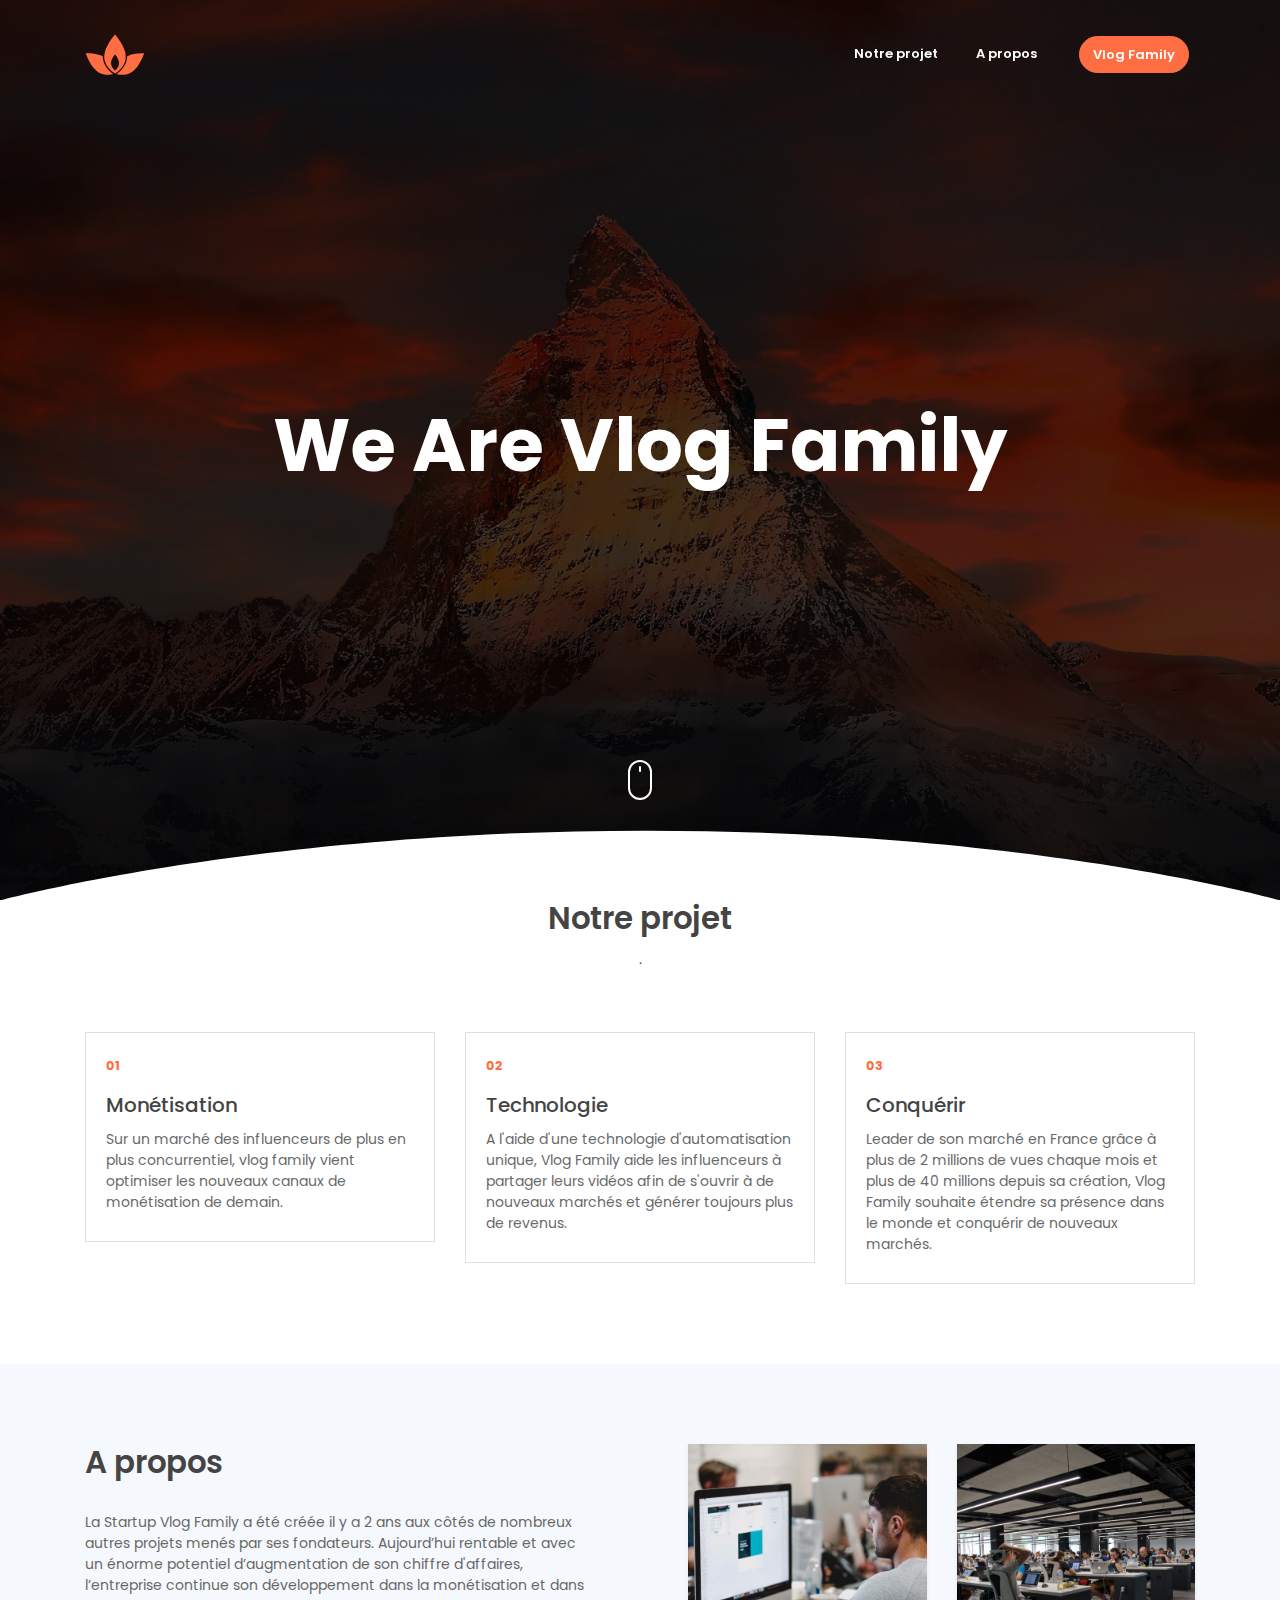
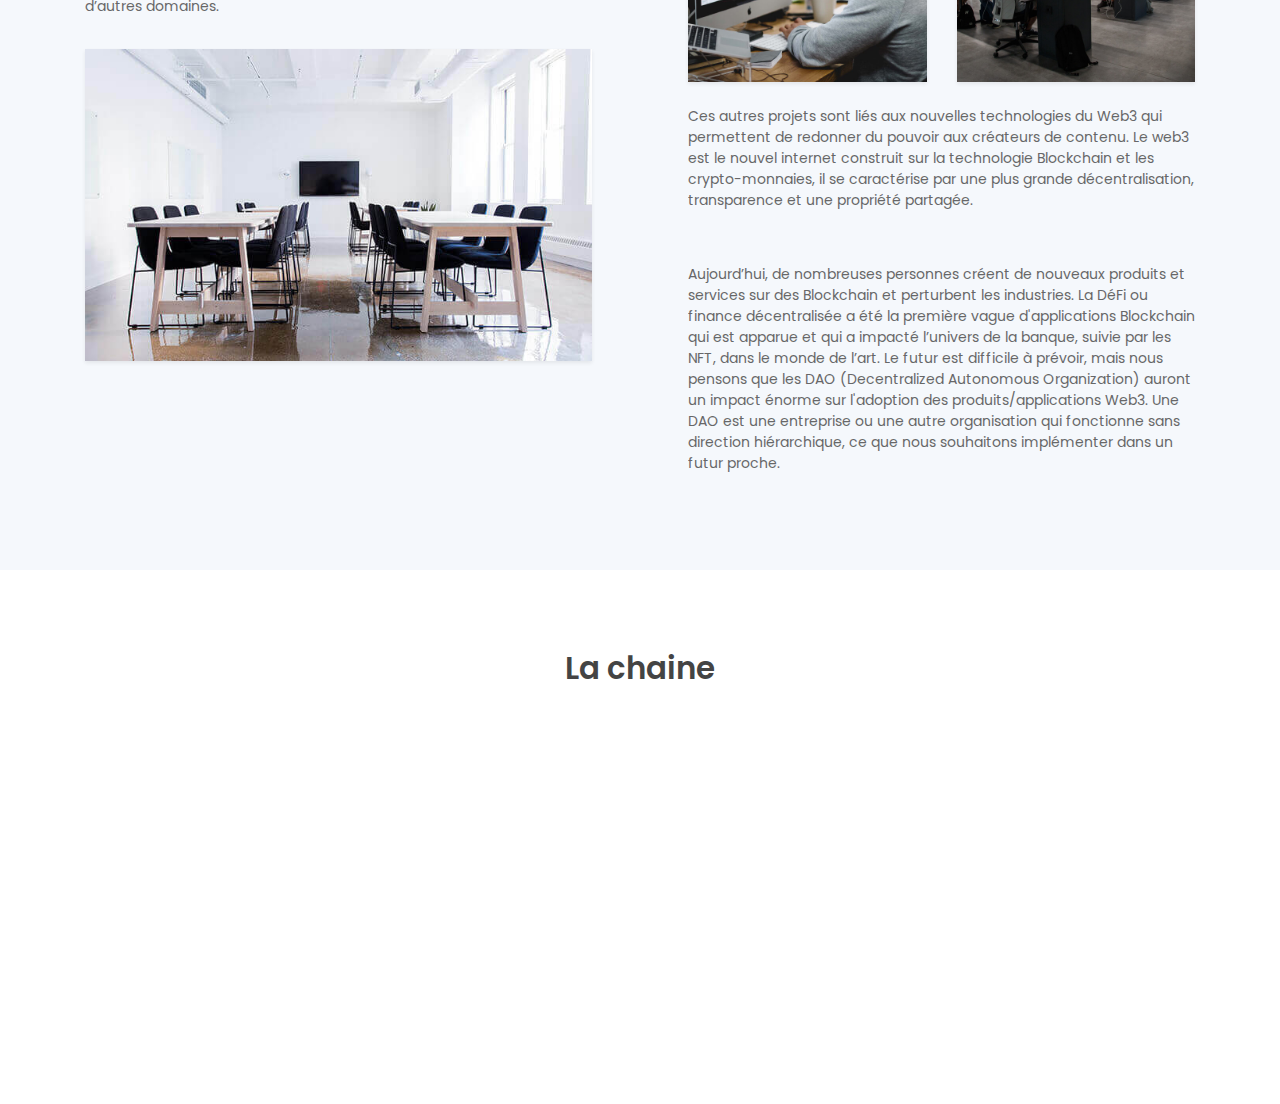
<file: index.html>
<!DOCTYPE html>
<html lang="en">
<head>
	<meta charset="utf-8">
    <meta name="viewport" content="width=device-width, initial-scale=1, shrink-to-fit=no">
    <meta name="description" content="Start your development with LeadMark landing page.">
    <meta name="author" content="Devcrud">
    <title>LeadMark Landing page | Free Bootstrap 4.3.x landing page</title>
    <!-- font icons -->
    <link rel="stylesheet" href="assets/vendors/themify-icons/css/themify-icons.css">
    <!-- Bootstrap + LeadMark main styles -->
	<link rel="stylesheet" href="assets/css/leadmark.css">
</head>
<body data-spy="scroll" data-target=".navbar" data-offset="40" id="home">

    <!-- page Navigation -->
    <nav class="navbar custom-navbar navbar-expand-md navbar-light fixed-top" data-spy="affix" data-offset-top="10">
        <div class="container">
            <a class="navbar-brand" href="#">
                <img src="/assets/imgs/logo.svg" alt="">
            </a>
            <button class="navbar-toggler ml-auto" type="button" data-toggle="collapse" data-target="#navbarSupportedContent" aria-controls="navbarSupportedContent" aria-expanded="false" aria-label="Toggle navigation">
                <span class="navbar-toggler-icon"></span>
            </button>
            <div class="collapse navbar-collapse" id="navbarSupportedContent">
                <ul class="navbar-nav ml-auto">                     
                    <li class="nav-item">
                        <a class="nav-link" href="#service">Notre projet</a>
                    </li>
                    <li class="nav-item">
                        <a class="nav-link" href="#about">A propos</a>
                    </li>
                    <li class="nav-item">
                        <a class="ml-4 nav-link btn btn-primary btn-sm rounded" href="#portfolio">Vlog Family</a>
                    </li>
                </ul>
            </div>
        </div>
    </nav>
    <!-- End Of Second Navigation -->

    <!-- Page Header -->
    <header class="header">
        <div class="overlay">
            <h1 class="subtitle"></h1>
            <h1 class="title">We Are Vlog Family</h1>  
        </div>  
        <div class="shape">
            <svg viewBox="0 0 1500 200">
                <path d="m 0,240 h 1500.4828 v -71.92164 c 0,0 -286.2763,-81.79324 -743.19024,-81.79324 C 300.37862,86.28512 0,168.07836 0,168.07836 Z"/>
            </svg>
        </div>  
        <div class="mouse-icon"><div class="wheel"></div></div>
    </header>
    <!-- End Of Page Header -->

    <!-- Service Section -->
    <section  id="service" class="section pt-0">
        <div class="container">
            <h6 class="section-title text-center">Notre projet</h6>
            <h6 class="section-subtitle text-center mb-5 pb-3">.</h6>

            <div class="row">
                <div class="col-md-4">
                    <div class="card mb-4 mb-md-0">
                        <div class="card-body">
                            <small class="text-primary font-weight-bold">01</small>
                            <h5 class="card-title mt-3"> Monétisation <h5>
                            <p class="mb-0">Sur un marché des influenceurs de plus en plus concurrentiel, vlog family vient optimiser les nouveaux canaux de monétisation de demain.</p>
                        </div>
                    </div>
                </div>
                <div class="col-md-4">
                    <div class="card mb-4 mb-md-0">
                        <div class="card-body">
                            <small class="text-primary font-weight-bold">02</small>
                            <h5 class="card-title mt-3">Technologie<h5>
                            <p class="mb-0">A l'aide d'une technologie d'automatisation unique, Vlog Family aide les influenceurs à partager leurs vidéos afin de s'ouvrir à de nouveaux marchés et générer toujours plus de revenus.</p>
                        </div>
                    </div>
                </div>
                <div class="col-md-4">
                    <div class="card mb-4 mb-md-0">
                        <div class="card-body">
                            <small class="text-primary font-weight-bold">03</small>
                            <h5 class="card-title mt-3">Conquérir<h5>
                            <p class="mb-0">Leader de son marché en France grâce à plus de 2 millions de vues chaque mois et plus de 40 millions depuis sa création, Vlog Family souhaite étendre sa présence dans le monde et conquérir de nouveaux marchés.</p>
                        </div>
                    </div>
                </div>              
            </div>
        </div>
    </section>
    <!-- End OF Service Section -->

    <!-- About Section -->
    <section class="section" id="about">
        <div class="container">
            <div class="row justify-content-between">
                <div class="col-md-6 pr-md-5 mb-4 mb-md-0">
                    <h6 class="section-title mb-0">A propos</h6>
                    <h6 class="section-subtitle mb-4"></h6>
                    <p >La Startup Vlog Family a été créée il y a 2 ans aux côtés de nombreux autres projets menés par ses fondateurs. Aujourd’hui rentable et avec un énorme potentiel d’augmentation de son chiffre d'affaires, l’entreprise continue son développement dans la monétisation et dans d’autres domaines.</p>
                    <img src="assets/imgs/about.jpg" alt="" class="w-100 mt-3 shadow-sm">
                </div>
                <div class="col-md-6 pl-md-5">
                    <div class="row">
                        <div class="col-6">
                            <img src="assets/imgs/about-1.jpg" alt="" class="w-100 shadow-sm">
                        </div>
                        <div class="col-6">
                            <img src="assets/imgs/about-2.jpg" alt="" class="w-100 shadow-sm">
                        </div>
                        <div class="col-12 mt-4">
                            <p>Ces autres projets sont liés aux nouvelles technologies du Web3 qui permettent de redonner du pouvoir aux créateurs de contenu. Le web3 est le nouvel internet construit sur la technologie Blockchain et les crypto-monnaies, il se caractérise par une plus grande décentralisation, transparence et une propriété partagée.</p>
                            <p><b></b><br>
                            </p>
                            <p>Aujourd’hui, de nombreuses personnes créent de nouveaux produits et services sur des Blockchain et perturbent les industries. La DéFi ou finance décentralisée a été la première vague d'applications Blockchain qui est apparue et qui a impacté l’univers de la banque, suivie par les NFT, dans le monde de l’art. Le futur est difficile à prévoir, mais nous pensons que les DAO (Decentralized Autonomous Organization) auront un impact énorme sur l'adoption des produits/applications Web3. Une DAO est une entreprise ou une autre organisation qui fonctionne sans direction hiérarchique, ce que nous souhaitons implémenter dans un futur proche.</p>
                        </div>
                    </div>
                </div>
            </div>              
        </div>
    </section>
    <!-- End OF About Section -->

    <!-- Portfolio Section -->
    <section id="portfolio" class="section portfolio-section">
        <div class="container">
		<h6 class="section-title text-center">La chaine</h6>
		<div class="row">
			<div class="col-6">
			        <iframe width="560" height="315" src="https://www.youtube.com/embed/ua3JkDBvB-o" title="YouTube video player" frameborder="0" allow="accelerometer; autoplay; clipboard-write; encrypted-media; gyroscope; picture-in-picture" allowfullscreen></iframe>
			</div>
			<div class="col-6">
				<iframe width="560" height="315" src="https://www.youtube.com/embed/7CSBMOCtMAA" title="YouTube video player" frameborder="0" allow="accelerometer; autoplay; clipboard-write; encrypted-media; gyroscope; picture-in-picture" allowfullscreen></iframe>
			</div>
		</div>
      </div>          
    </section>
    <!-- End of portfolio section -->
	
	<!-- core  -->
    <script src="assets/vendors/jquery/jquery-3.4.1.js"></script>
    <script src="assets/vendors/bootstrap/bootstrap.bundle.js"></script>

    <!-- bootstrap 3 affix -->
	<script src="assets/vendors/bootstrap/bootstrap.affix.js"></script>

    <!-- Isotope -->
    <script src="assets/vendors/isotope/isotope.pkgd.js"></script>

    <!-- LeadMark js -->
    <script src="assets/js/leadmark.js"></script>

</body>
</html>
</file>
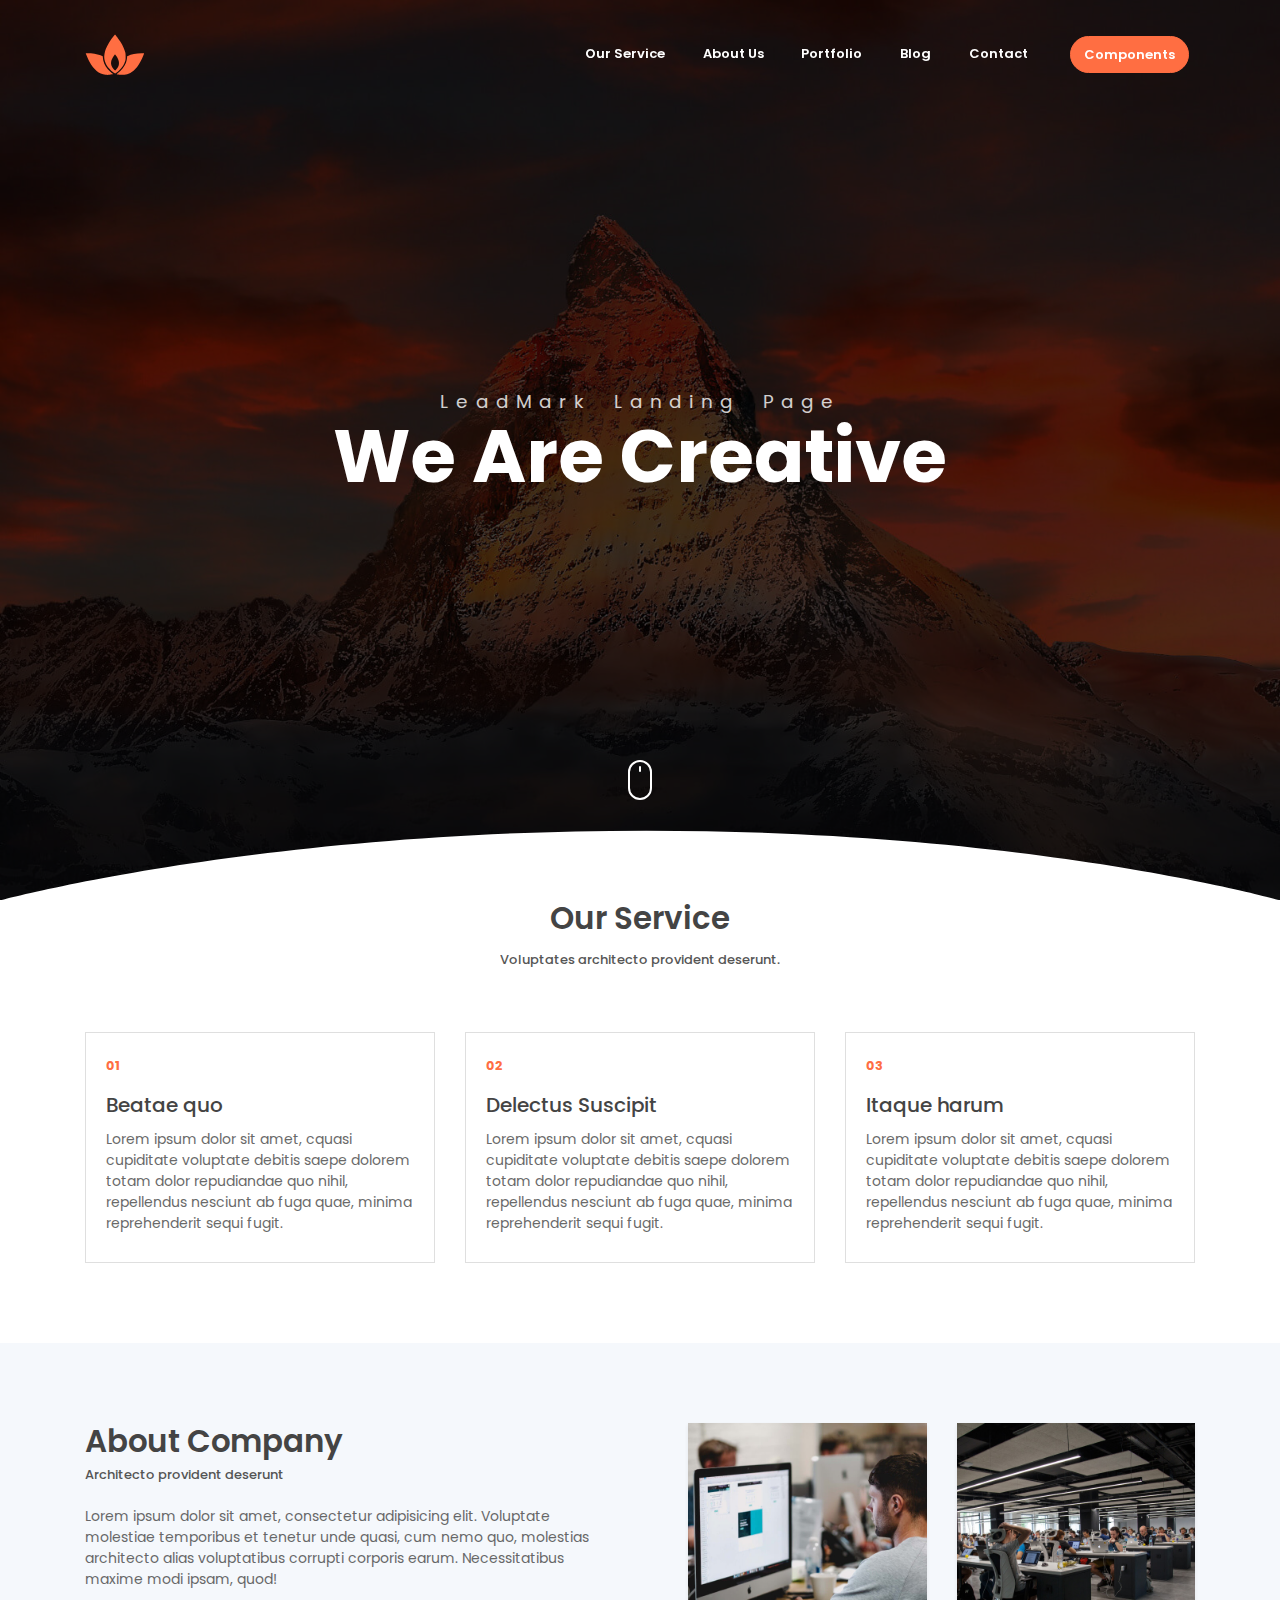
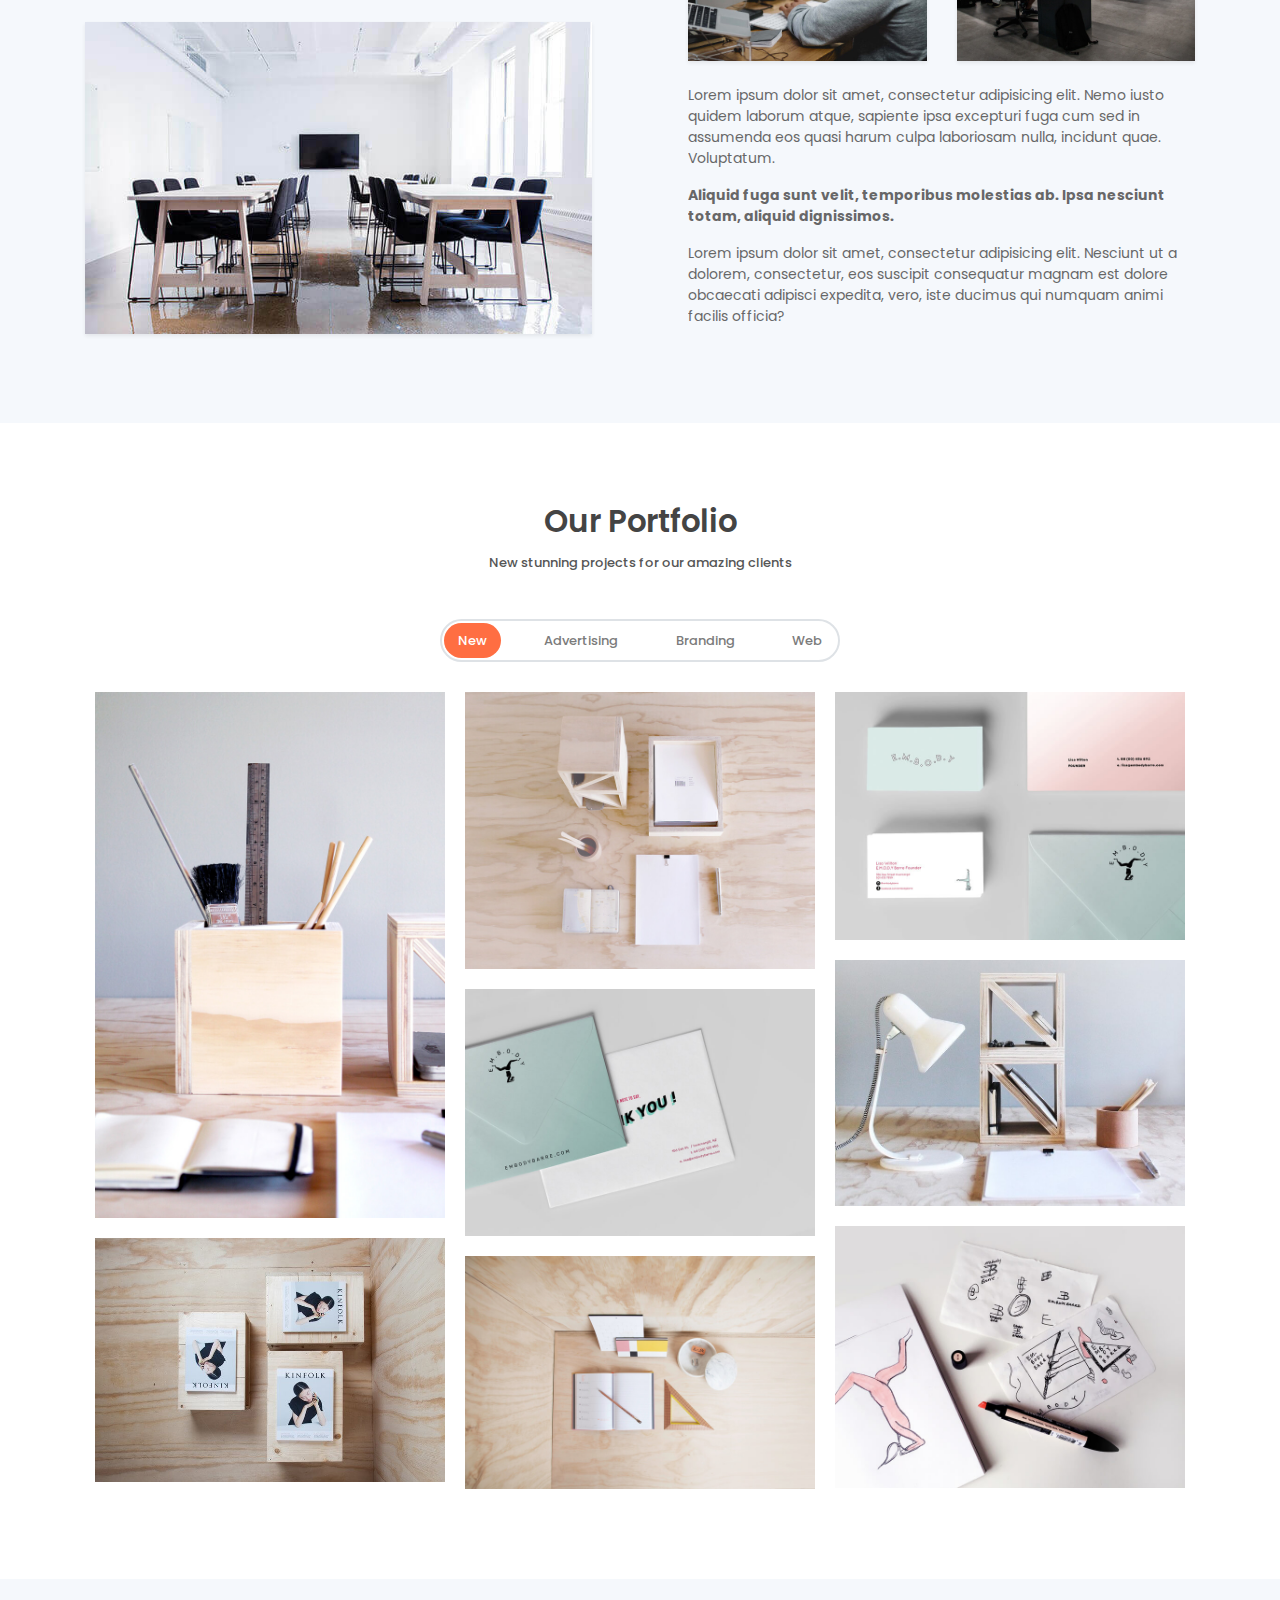
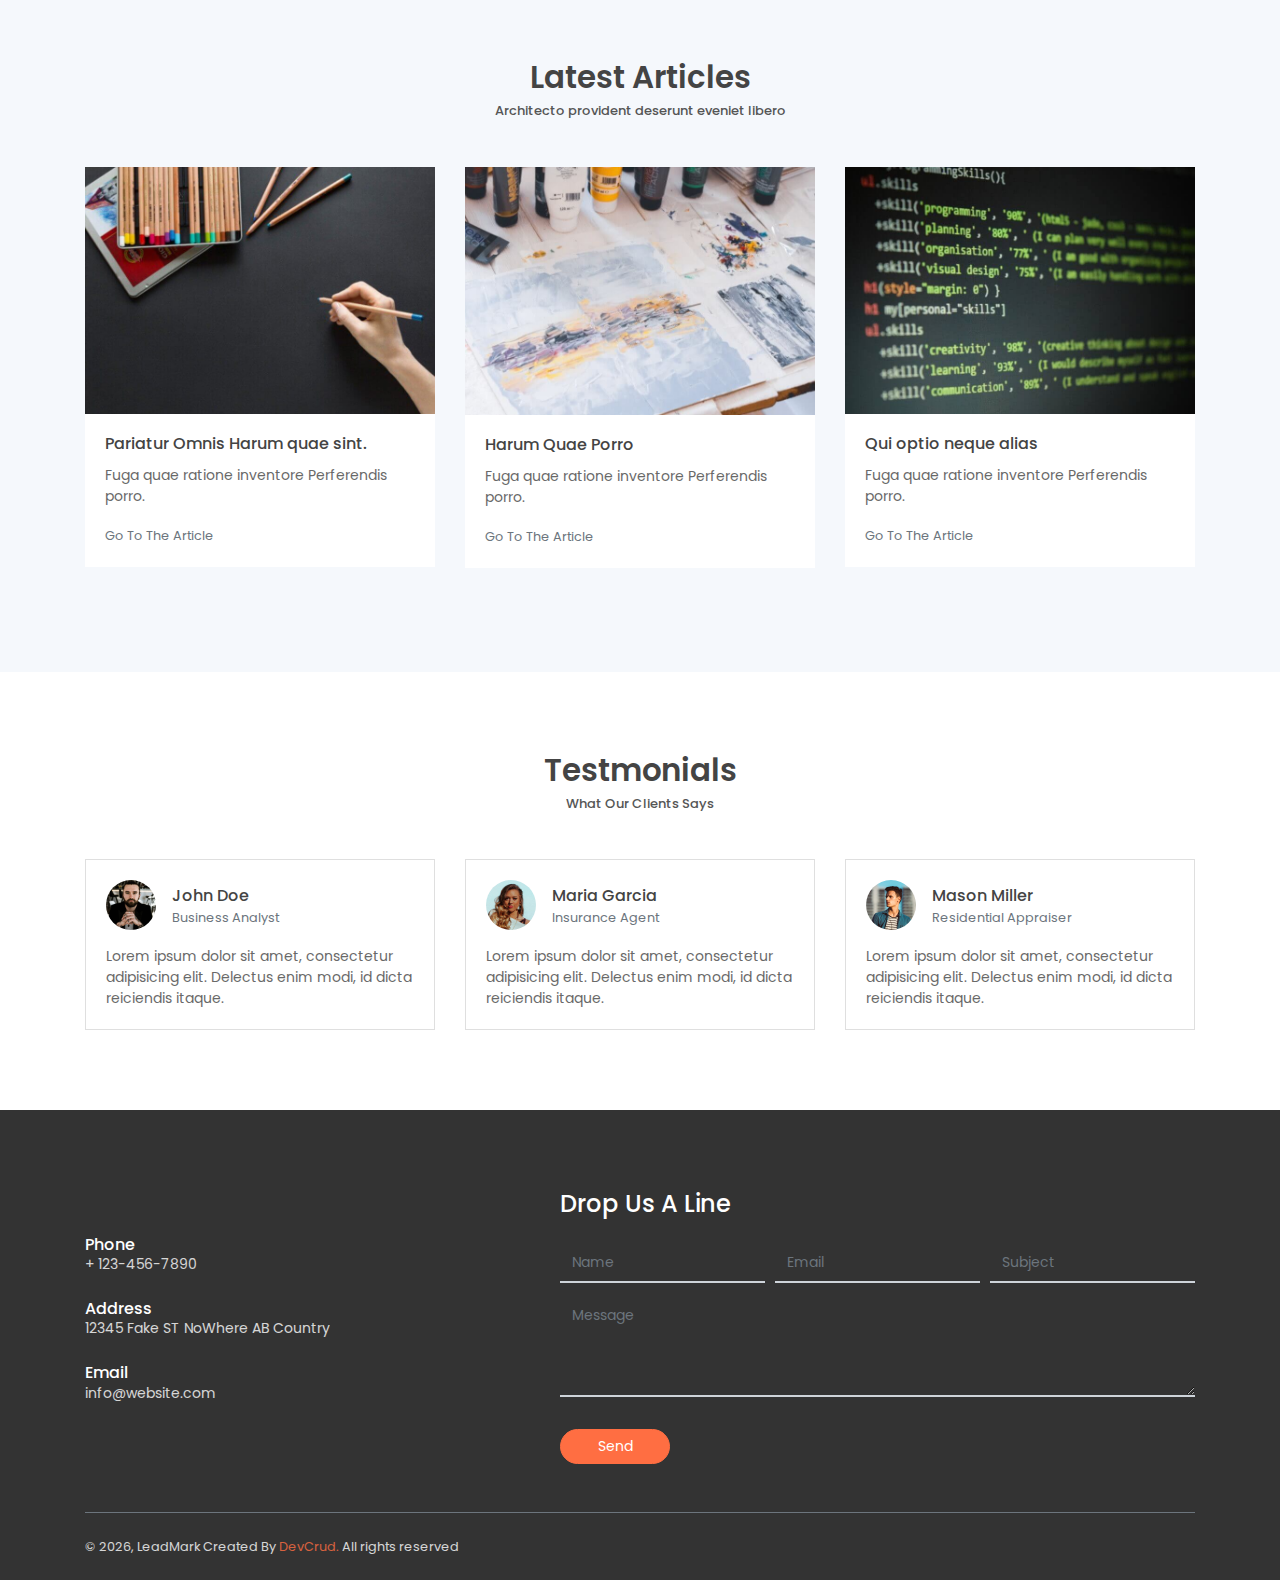
<file: public/index.html>
<!DOCTYPE html>
<html lang="en">
<head>
	<meta charset="utf-8">
    <meta name="viewport" content="width=device-width, initial-scale=1, shrink-to-fit=no">
    <meta name="description" content="Start your development with LeadMark landing page.">
    <meta name="author" content="Devcrud">
    <title>LeadMark Landing page | Free Bootstrap 4.3.x landing page</title>
    <!-- font icons -->
    <link rel="stylesheet" href="assets/vendors/themify-icons/css/themify-icons.css">
    <!-- Bootstrap + LeadMark main styles -->
	<link rel="stylesheet" href="assets/css/leadmark.css">
</head>
<body data-spy="scroll" data-target=".navbar" data-offset="40" id="home">

    <!-- page Navigation -->
    <nav class="navbar custom-navbar navbar-expand-md navbar-light fixed-top" data-spy="affix" data-offset-top="10">
        <div class="container">
            <a class="navbar-brand" href="#">
                <img src="assets/imgs/logo.svg" alt="">
            </a>
            <button class="navbar-toggler ml-auto" type="button" data-toggle="collapse" data-target="#navbarSupportedContent" aria-controls="navbarSupportedContent" aria-expanded="false" aria-label="Toggle navigation">
                <span class="navbar-toggler-icon"></span>
            </button>
            <div class="collapse navbar-collapse" id="navbarSupportedContent">
                <ul class="navbar-nav ml-auto">                     
                    <li class="nav-item">
                        <a class="nav-link" href="#service">Our Service</a>
                    </li>
                    <li class="nav-item">
                        <a class="nav-link" href="#about">About Us</a>
                    </li>
                    <li class="nav-item">
                        <a class="nav-link" href="#portfolio">Portfolio</a>
                    </li>
                    <li class="nav-item">
                        <a class="nav-link" href="#blog">Blog</a>
                    </li>
                    <li class="nav-item">
                        <a class="nav-link" href="#contact">Contact</a>
                    </li>
                    <li class="nav-item">
                        <a href="components.html" class="ml-4 nav-link btn btn-primary btn-sm rounded">Components</a>
                    </li>
                </ul>
            </div>
        </div>
    </nav>
    <!-- End Of Second Navigation -->

    <!-- Page Header -->
    <header class="header">
        <div class="overlay">
            <h1 class="subtitle">LeadMark Landing Page</h1>
            <h1 class="title">We Are Creative</h1>  
        </div>  
        <div class="shape">
            <svg viewBox="0 0 1500 200">
                <path d="m 0,240 h 1500.4828 v -71.92164 c 0,0 -286.2763,-81.79324 -743.19024,-81.79324 C 300.37862,86.28512 0,168.07836 0,168.07836 Z"/>
            </svg>
        </div>  
        <div class="mouse-icon"><div class="wheel"></div></div>
    </header>
    <!-- End Of Page Header -->

    <!-- Service Section -->
    <section  id="service" class="section pt-0">
        <div class="container">
            <h6 class="section-title text-center">Our Service</h6>
            <h6 class="section-subtitle text-center mb-5 pb-3">Voluptates architecto provident deserunt.</h6>

            <div class="row">
                <div class="col-md-4">
                    <div class="card mb-4 mb-md-0">
                        <div class="card-body">
                            <small class="text-primary font-weight-bold">01</small>
                            <h5 class="card-title mt-3"> Beatae quo <h5>
                            <p class="mb-0">Lorem ipsum dolor sit amet, cquasi cupiditate voluptate debitis saepe dolorem totam dolor repudiandae quo nihil, repellendus nesciunt ab fuga quae, minima reprehenderit sequi fugit.</p>
                        </div>
                    </div>
                </div>
                <div class="col-md-4">
                    <div class="card mb-4 mb-md-0">
                        <div class="card-body">
                            <small class="text-primary font-weight-bold">02</small>
                            <h5 class="card-title mt-3">Delectus Suscipit<h5>
                            <p class="mb-0">Lorem ipsum dolor sit amet, cquasi cupiditate voluptate debitis saepe dolorem totam dolor repudiandae quo nihil, repellendus nesciunt ab fuga quae, minima reprehenderit sequi fugit.</p>
                        </div>
                    </div>
                </div>
                <div class="col-md-4">
                    <div class="card mb-4 mb-md-0">
                        <div class="card-body">
                            <small class="text-primary font-weight-bold">03</small>
                            <h5 class="card-title mt-3">Itaque harum<h5>
                            <p class="mb-0">Lorem ipsum dolor sit amet, cquasi cupiditate voluptate debitis saepe dolorem totam dolor repudiandae quo nihil, repellendus nesciunt ab fuga quae, minima reprehenderit sequi fugit.</p>
                        </div>
                    </div>
                </div>              
            </div>
        </div>
    </section>
    <!-- End OF Service Section -->

    <!-- About Section -->
    <section class="section" id="about">
        <div class="container">
            <div class="row justify-content-between">
                <div class="col-md-6 pr-md-5 mb-4 mb-md-0">
                    <h6 class="section-title mb-0">About Company</h6>
                    <h6 class="section-subtitle mb-4">Architecto provident deserunt</h6>
                    <p >Lorem ipsum dolor sit amet, consectetur adipisicing elit. Voluptate molestiae temporibus et tenetur unde quasi, cum nemo quo, molestias architecto alias voluptatibus corrupti corporis earum. Necessitatibus maxime modi ipsam, quod!</p>
                    <img src="assets/imgs/about.jpg" alt="" class="w-100 mt-3 shadow-sm">
                </div>
                <div class="col-md-6 pl-md-5">
                    <div class="row">
                        <div class="col-6">
                            <img src="assets/imgs/about-1.jpg" alt="" class="w-100 shadow-sm">
                        </div>
                        <div class="col-6">
                            <img src="assets/imgs/about-2.jpg" alt="" class="w-100 shadow-sm">
                        </div>
                        <div class="col-12 mt-4">
                            <p>Lorem ipsum dolor sit amet, consectetur adipisicing elit. Nemo iusto quidem laborum atque, sapiente ipsa excepturi fuga cum sed in assumenda eos quasi harum culpa laboriosam nulla, incidunt quae. Voluptatum.</p>
                            <p><b>Aliquid fuga sunt velit, temporibus molestias ab. Ipsa nesciunt totam, aliquid dignissimos.</b><br>
                            </p>
                            <p>Lorem ipsum dolor sit amet, consectetur adipisicing elit. Nesciunt ut a dolorem, consectetur, eos suscipit consequatur magnam est dolore obcaecati adipisci expedita, vero, iste ducimus qui numquam animi facilis officia?</p>
                        </div>
                    </div>
                </div>
            </div>              
        </div>
    </section>
    <!-- End OF About Section -->

    <!-- Portfolio Section -->
    <section id="portfolio" class="section portfolio-section">
        <div class="container">
            <h6 class="section-title text-center">Our Portfolio</h6>
            <h6 class="section-subtitle mb-5 text-center">New stunning projects for our amazing clients</h6>
            <div class="filters">
                <a href="#" data-filter=".new" class="active">
                    New
                </a>
                <a href="#" data-filter=".advertising">
                    Advertising
                </a>
                <a href="#" data-filter=".branding">
                    Branding
                </a>
                <a href="#" data-filter=".web">
                    Web
                </a>
            </div>
            <div class="portfolio-container"> 
                <div class="col-md-6 col-lg-4 web new">
                    <div class="portfolio-item">
                        <img src="assets/imgs/web-1.jpg" class="img-fluid" alt="Download free bootstrap 4 admin dashboard, free boootstrap 4 templates">
                        <div class="content-holder">
                            <a class="img-popup" href="assets/imgs/web-1.jpg"></a>
                            <div class="text-holder">
                                <h6 class="title">WEB</h6>
                                <p class="subtitle">Expedita corporis doloremque velit in totam!</p>
                            </div>
                        </div>   
                    </div>             
                </div>
                <div class="col-md-6 col-lg-4 web new">
                    <div class="portfolio-item">
                        <img src="assets/imgs/web-2.jpg" class="img-fluid" alt="Download free bootstrap 4 admin dashboard, free boootstrap 4 templates">
                        <div class="content-holder">
                            <a class="img-popup" href="assets/imgs/web-2.jpg"></a>
                            <div class="text-holder">
                                <h6 class="title">WEB</h6>
                                <p class="subtitle">Expedita corporis doloremque velit in totam!</p>
                            </div>
                        </div> 
                    </div>                         
                </div>
                <div class="col-md-6 col-lg-4 advertising new">
                    <div class="portfolio-item">
                        <img src="assets/imgs/advertising-2.jpg" class="img-fluid" alt="Download free bootstrap 4 admin dashboard, free boootstrap 4 templates">                         
                        <div class="content-holder">
                            <a class="img-popup" href="assets/imgs/advertising-2.jpg"></a>
                            <div class="text-holder">
                                <h6 class="title">ADVERSTISING</h6>
                                <p class="subtitle">Expedita corporis doloremque velit in totam!</p>
                            </div>
                        </div>    
                    </div>              
                </div> 
                <div class="col-md-6 col-lg-4 web">
                    <div class="portfolio-item">
                        <img src="assets/imgs/web-4.jpg" class="img-fluid" alt="Download free bootstrap 4 admin dashboard, free boootstrap 4 templates">
                        <div class="content-holder">
                            <a class="img-popup" href="assets/imgs/web-4.jpg"></a>
                            <div class="text-holder">
                                <h6 class="title">WEB</h6>
                                <p class="subtitle">Expedita corporis doloremque velit in totam!</p>
                            </div>
                        </div>
                    </div>                                                     
                </div>

                <div class="col-md-6 col-lg-4 advertising"> 
                    <div class="portfolio-item">
                        <img src="assets/imgs/advertising-1.jpg" class="img-fluid" alt="Download free bootstrap 4 admin dashboard, free boootstrap 4 templates">                               
                        <div class="content-holder">
                            <a class="img-popup" href="assets/imgs/advertising-1.jpg"></a>
                            <div class="text-holder">
                                <h6 class="title">ADVERSITING</h6>
                                <p class="subtitle">Expedita corporis doloremque velit in totam!</p>
                            </div>
                        </div>
                    </div>                                                       
                </div> 
                <div class="col-md-6 col-lg-4 web new">
                    <div class="portfolio-item">
                        <img src="assets/imgs/web-3.jpg" class="img-fluid" alt="Download free bootstrap 4 admin dashboard, free boootstrap 4 templates">  
                       <div class="content-holder">
                            <a class="img-popup" href="assets/imgs/web-3.jpg"></a>
                            <div class="text-holder">
                                <h6 class="title">WEB</h6>
                                <p class="subtitle">Expedita corporis doloremque velit in totam!</p>
                            </div>
                        </div>
                    </div>                                                     
                </div>
                <div class="col-md-6 col-lg-4 advertising new">
                    <div class="portfolio-item">
                        <img src="assets/imgs/advertising-3.jpg" class="img-fluid" alt="Download free bootstrap 4 admin dashboard, free boootstrap 4 templates">       
                       <div class="content-holder">
                            <a class="img-popup" href="assets/imgs/advertising-3.jpg"></a>
                            <div class="text-holder">
                                <h6 class="title">ADVERSITING</h6>
                                <p class="subtitle">Expedita corporis doloremque velit in totam!</p>
                            </div>
                        </div>
                    </div>                                                       
                </div> 
                <div class="col-md-6 col-lg-4 advertising new"> 
                    <div class="portfolio-item">
                        <img src="assets/imgs/advertising-4.jpg" class="img-fluid" alt="Download free bootstrap 4 admin dashboard, free boootstrap 4 templates">            
                        <div class="content-holder">
                            <a class="img-popup" href="assets/imgs/advertising-4.jpg"></a>
                            <div class="text-holder">
                                <h6 class="title">ADVERTISING</h6>
                                <p class="subtitle">Expedita corporis doloremque velit in totam!</p>
                            </div>
                        </div>
                    </div>
                            
                </div> 
                <div class="col-md-6 col-lg-4 branding new">
                    <div class="portfolio-item">
                        <img src="assets/imgs/branding-1.jpg" class="img-fluid" alt="Download free bootstrap 4 admin dashboard, free boootstrap 4 templates">                        
                        <div class="content-holder">
                            <a class="img-popup" href="assets/imgs/branding-1.jpg"></a>
                            <div class="text-holder">
                                <h6 class="title">BRANDING</h6>
                                <p class="subtitle">Expedita corporis doloremque velit in totam!</p>
                            </div>
                        </div> 
                    </div>
                </div> 
                <div class="col-md-6 col-lg-4 branding">
                    <div class="portfolio-item">
                        <img src="assets/imgs/branding-2.jpg" class="img-fluid" alt="Download free bootstrap 4 admin dashboard, free boootstrap 4 templates">  
                        <div class="content-holder">
                            <a class="img-popup" href="assets/imgs/branding-2.jpg"></a>
                            <div class="text-holder">
                                <h6 class="title">BRANDING</h6>
                                <p class="subtitle">Expedita corporis doloremque velit in totam!</p>
                            </div>
                        </div>
                    </div>                                                     
                </div> 
                <div class="col-md-6 col-lg-4 branding new">
                    <div class="portfolio-item">
                        <img src="assets/imgs/branding-3.jpg" class="img-fluid" alt="Download free bootstrap 4 admin dashboard, free boootstrap 4 templates">   
                        <div class="content-holder">
                            <a class="img-popup" href="assets/imgs/branding-3.jpg"></a>
                            <div class="text-holder">
                                <h6 class="title">BRANDING</h6>
                                <p class="subtitle">Expedita corporis doloremque velit in totam!</p>
                            </div>
                        </div>
                    </div>                                                    
                </div> 
                <div class="col-md-6 col-lg-4 branding">
                    <div class="portfolio-item">
                        <img src="assets/imgs/branding-4.jpg" class="img-fluid" alt="Download free bootstrap 4 admin dashboard, free boootstrap 4 templates">                      
                        <div class="content-holder">
                            <a class="img-popup" href="assets/imgs/branding-4.jpg"></a>
                            <div class="text-holder">
                                <h6 class="title">BRANDING</h6>
                                <p class="subtitle">Expedita corporis doloremque velit in totam!</p>
                            </div>
                        </div>
                    </div>                                                      
                </div> 
                <div class="col-md-6 col-lg-4 branding">
                    <div class="portfolio-item">
                        <img src="assets/imgs/branding-5.jpg" class="img-fluid" alt="Download free bootstrap 4 admin dashboard, free boootstrap 4 templates">          
                        <div class="content-holder">
                            <a class="img-popup" href="assets/imgs/branding-5.jpg"></a>
                            <div class="text-holder">
                                <h6 class="title">BRANDING</h6>
                                <p class="subtitle">Expedita corporis doloremque velit in totam!</p>
                            </div>
                        </div>
                    </div>                                                   
                </div>
            </div>   
        </div>            
    </section>
    <!-- End of portfolio section -->

    <!-- Blog Section -->
    <section class="section" id="blog">
        <div class="container">
            <h6 class="section-title mb-0 text-center">Latest Articles</h6>
            <h6 class="section-subtitle mb-5 text-center">Architecto provident deserunt eveniet libero</h6>

            <div class="row">
                <div class="col-md-4">
                    <div class="card border-0 mb-4">
                        <img src="assets/imgs/blog-1.jpg" alt="" class="card-img-top w-100">
                        <div class="card-body">                         
                            <h6 class="card-title">Pariatur Omnis Harum quae sint.</h6>
                            <p>Fuga quae ratione inventore Perferendis porro.</p>
                            <a href="javascript:void(0)" class="small text-muted">Go To The Article</a>
                        </div>
                    </div>
                </div>
                <div class="col-md-4">
                    <div class="card border-0 mb-4">
                        <img src="assets/imgs/blog-2.jpg" alt="" class="card-img-top w-100">
                        <div class="card-body">                         
                            <h6 class="card-title"> Harum Quae Porro</h5>
                            <p>Fuga quae ratione inventore Perferendis porro.</p>
                            <a href="javascript:void(0)" class="small text-muted">Go To The Article</a>
                        </div>
                    </div>
                </div>
                <div class="col-md-4">
                    <div class="card border-0 mb-4">
                        <img src="assets/imgs/blog-3.jpg" alt="" class="card-img-top w-100">
                        <div class="card-body">                         
                            <h6 class="card-title">Qui optio neque alias</h6>
                            <p>Fuga quae ratione inventore Perferendis porro.</p>
                            <a href="javascript:void(0)" class="small text-muted">Go To The Article</a>
                        </div>
                    </div>
                </div>
            </div>
        </div>
    </section>
    <!-- End of Blog Section -->

    <!-- Testmonial Section -->
    <section class="section" id="testmonial">
        <div class="container">
            <h6 class="section-title text-center mb-0">Testmonials</h6>
            <h6 class="section-subtitle mb-5 text-center">What Our Clients Says</h6>
            <div class="row">
                <div class="col-md-4 my-3 my-md-0">
                    <div class="card">
                        <div class="card-body">
                            <div class="media align-items-center mb-3">
                                <img class="mr-3" src="assets/imgs/avatar.jpg" alt="">
                                <div class="media-body">
                                    <h6 class="mt-1 mb-0">John Doe</h6>
                                    <small class="text-muted mb-0">Business Analyst</small>     
                                </div>
                            </div>
                            <p class="mb-0">Lorem ipsum dolor sit amet, consectetur adipisicing elit. Delectus enim modi, id dicta reiciendis itaque.</p>
                        </div>
                    </div>
                </div>
                <div class="col-md-4 my-3 my-md-0">
                    <div class="card">
                        <div class="card-body">
                            <div class="media align-items-center mb-3">
                                <img class="mr-3" src="assets/imgs/avatar-1.jpg" alt="">
                                <div class="media-body">
                                    <h6 class="mt-1 mb-0">Maria Garcia</h6>
                                    <small class="text-muted mb-0">Insurance Agent</small>      
                                </div>
                            </div>
                            <p class="mb-0">Lorem ipsum dolor sit amet, consectetur adipisicing elit. Delectus enim modi, id dicta reiciendis itaque.</p>
                        </div>
                    </div>
                </div>
                <div class="col-md-4 my-3 my-md-0">
                    <div class="card">
                        <div class="card-body">
                            <div class="media align-items-center mb-3">
                                <img class="mr-3" src="assets/imgs/avatar-2.jpg" alt="">
                                <div class="media-body">
                                    <h6 class="mt-1 mb-0">Mason Miller</h6>
                                    <small class="text-muted mb-0">Residential Appraiser</small>        
                                </div>
                            </div>
                            <p class="mb-0">Lorem ipsum dolor sit amet, consectetur adipisicing elit. Delectus enim modi, id dicta reiciendis itaque.</p>
                        </div>
                    </div>
                </div>
            </div>
        </div>
    </section>
    <!-- End of Testmonial Section -->

    <!-- Contact Section -->
    <section id="contact" class="section has-img-bg pb-0">
        <div class="container">
            <div class="row align-items-center">
                <div class="col-md-5 my-3">
                    <h6 class="mb-0">Phone</h6>
                    <p class="mb-4">+ 123-456-7890</p>

                    <h6 class="mb-0">Address</h6>
                    <p class="mb-4">12345 Fake ST NoWhere AB Country</p>

                    <h6 class="mb-0">Email</h6>
                    <p class="mb-0">info@website.com</p>
                    <p></p>
                </div>
                <div class="col-md-7">
                    <form>
                        <h4 class="mb-4">Drop Us A Line</h4>
                        <div class="form-row">
                            <div class="form-group col-sm-4">
                                <input type="text" class="form-control text-white rounded-0 bg-transparent" name="name" placeholder="Name">
                            </div>
                            <div class="form-group col-sm-4">
                                <input type="email" class="form-control text-white rounded-0 bg-transparent" name="Email" placeholder="Email">
                            </div>
                            <div class="form-group col-sm-4">
                                <input type="text" class="form-control text-white rounded-0 bg-transparent" name="subject" placeholder="Subject">
                            </div>
                            <div class="form-group col-12">
                                <textarea name="message" id="" cols="30" rows="4" class="form-control text-white rounded-0 bg-transparent" placeholder="Message"></textarea>

                            </div>
                            <div class="form-group col-12 mb-0">
                                <button type="submit" class="btn btn-primary rounded w-md mt-3">Send</button>
                            </div>                          
                        </div>                          
                    </form>
                </div>
            </div>
            <!-- Page Footer -->
            <footer class="mt-5 py-4 border-top border-secondary">
                <p class="mb-0 small">&copy; <script>document.write(new Date().getFullYear())</script>, LeadMark Created By <a href="https://www.devcrud.com" target="_blank">DevCrud.</a>  All rights reserved </p>     
            </footer>
            <!-- End of Page Footer -->  
        </div>
    </section>
	
	<!-- core  -->
    <script src="assets/vendors/jquery/jquery-3.4.1.js"></script>
    <script src="assets/vendors/bootstrap/bootstrap.bundle.js"></script>

    <!-- bootstrap 3 affix -->
	<script src="assets/vendors/bootstrap/bootstrap.affix.js"></script>

    <!-- Isotope -->
    <script src="assets/vendors/isotope/isotope.pkgd.js"></script>

    <!-- LeadMark js -->
    <script src="assets/js/leadmark.js"></script>

</body>
</html>
</file>
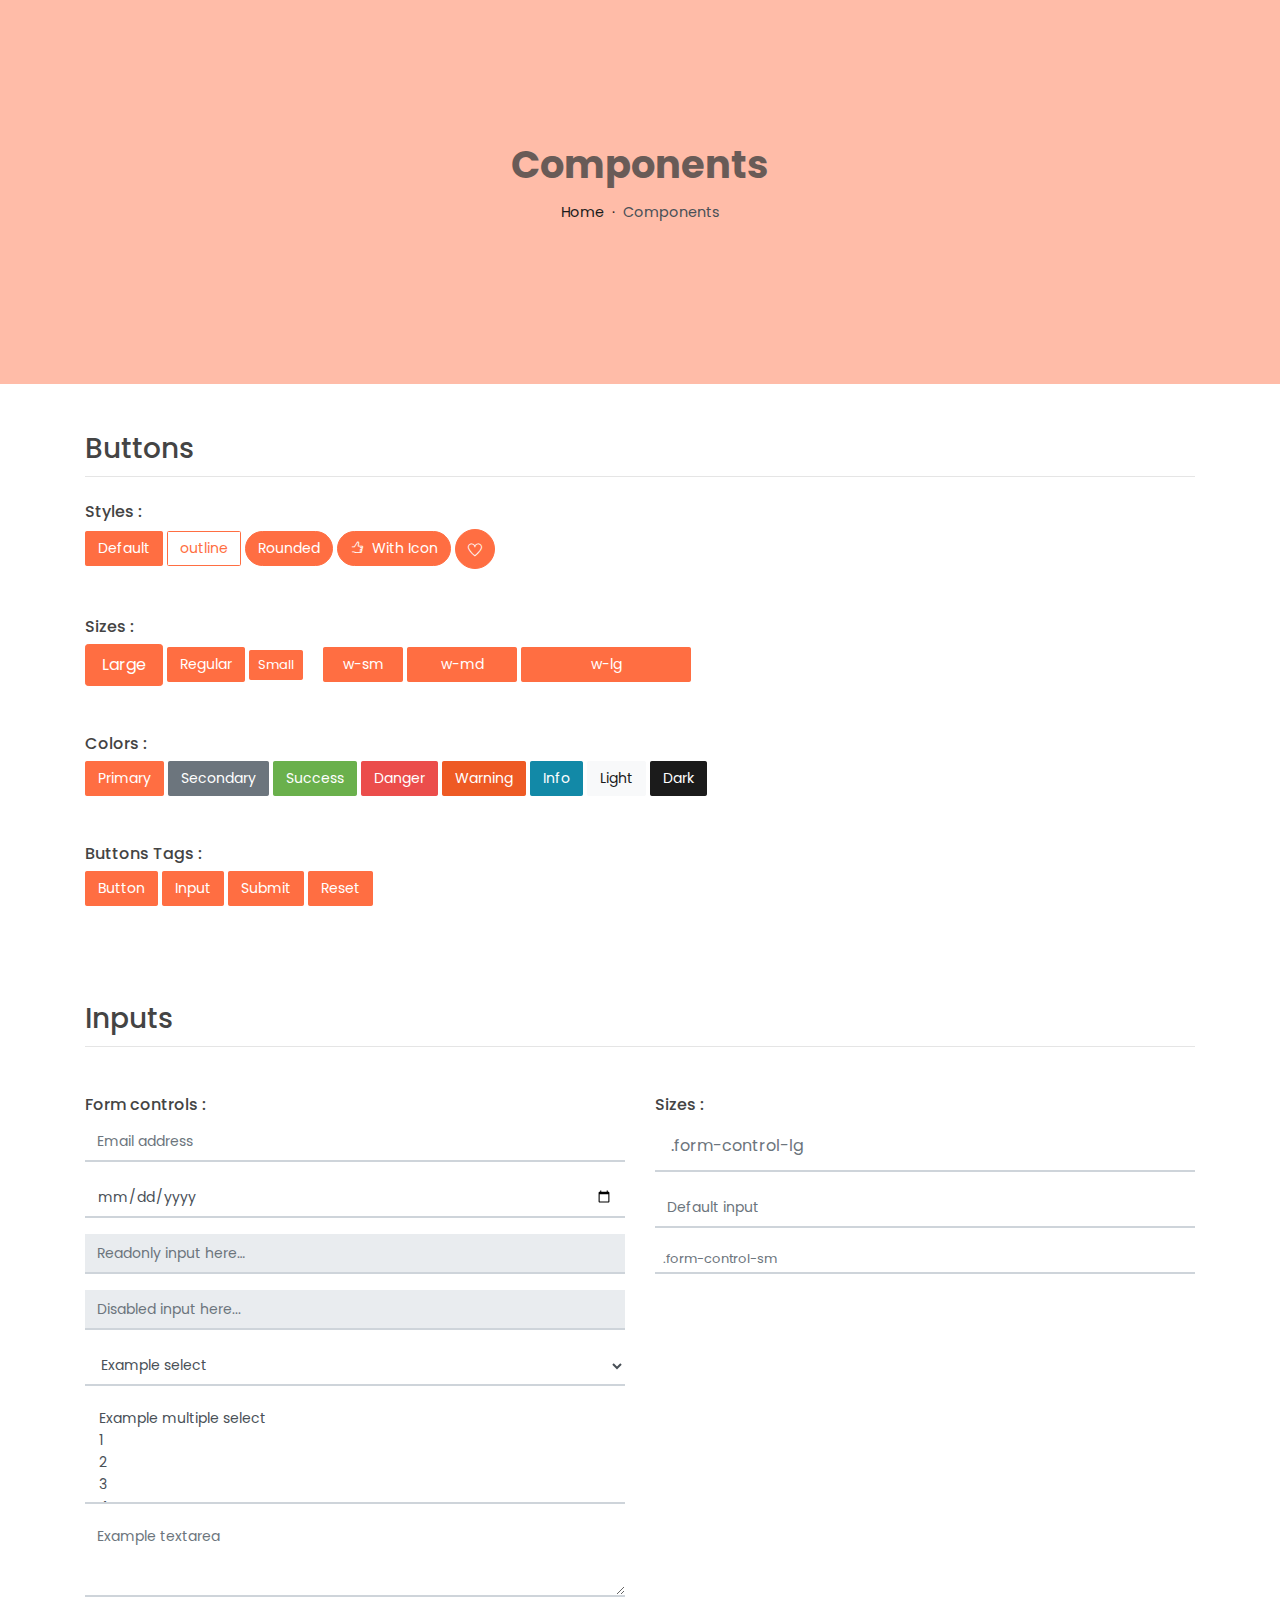
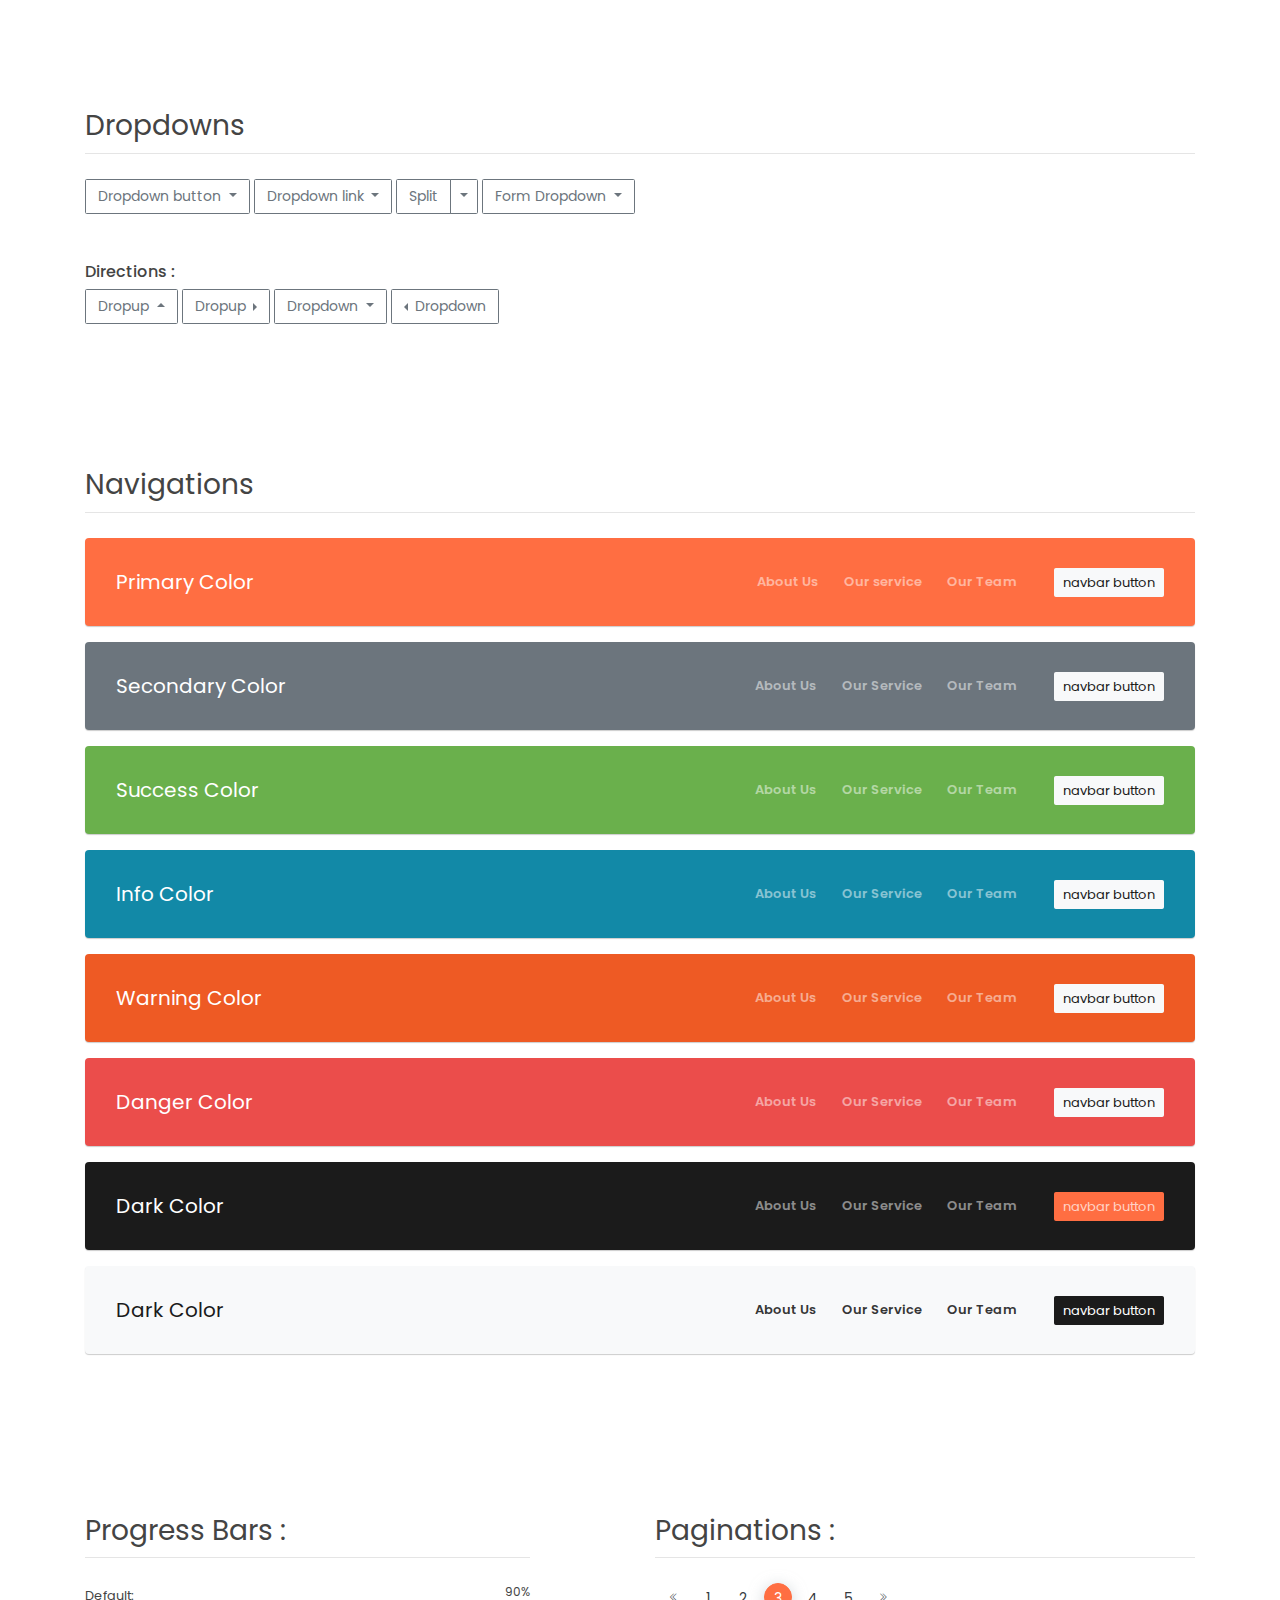
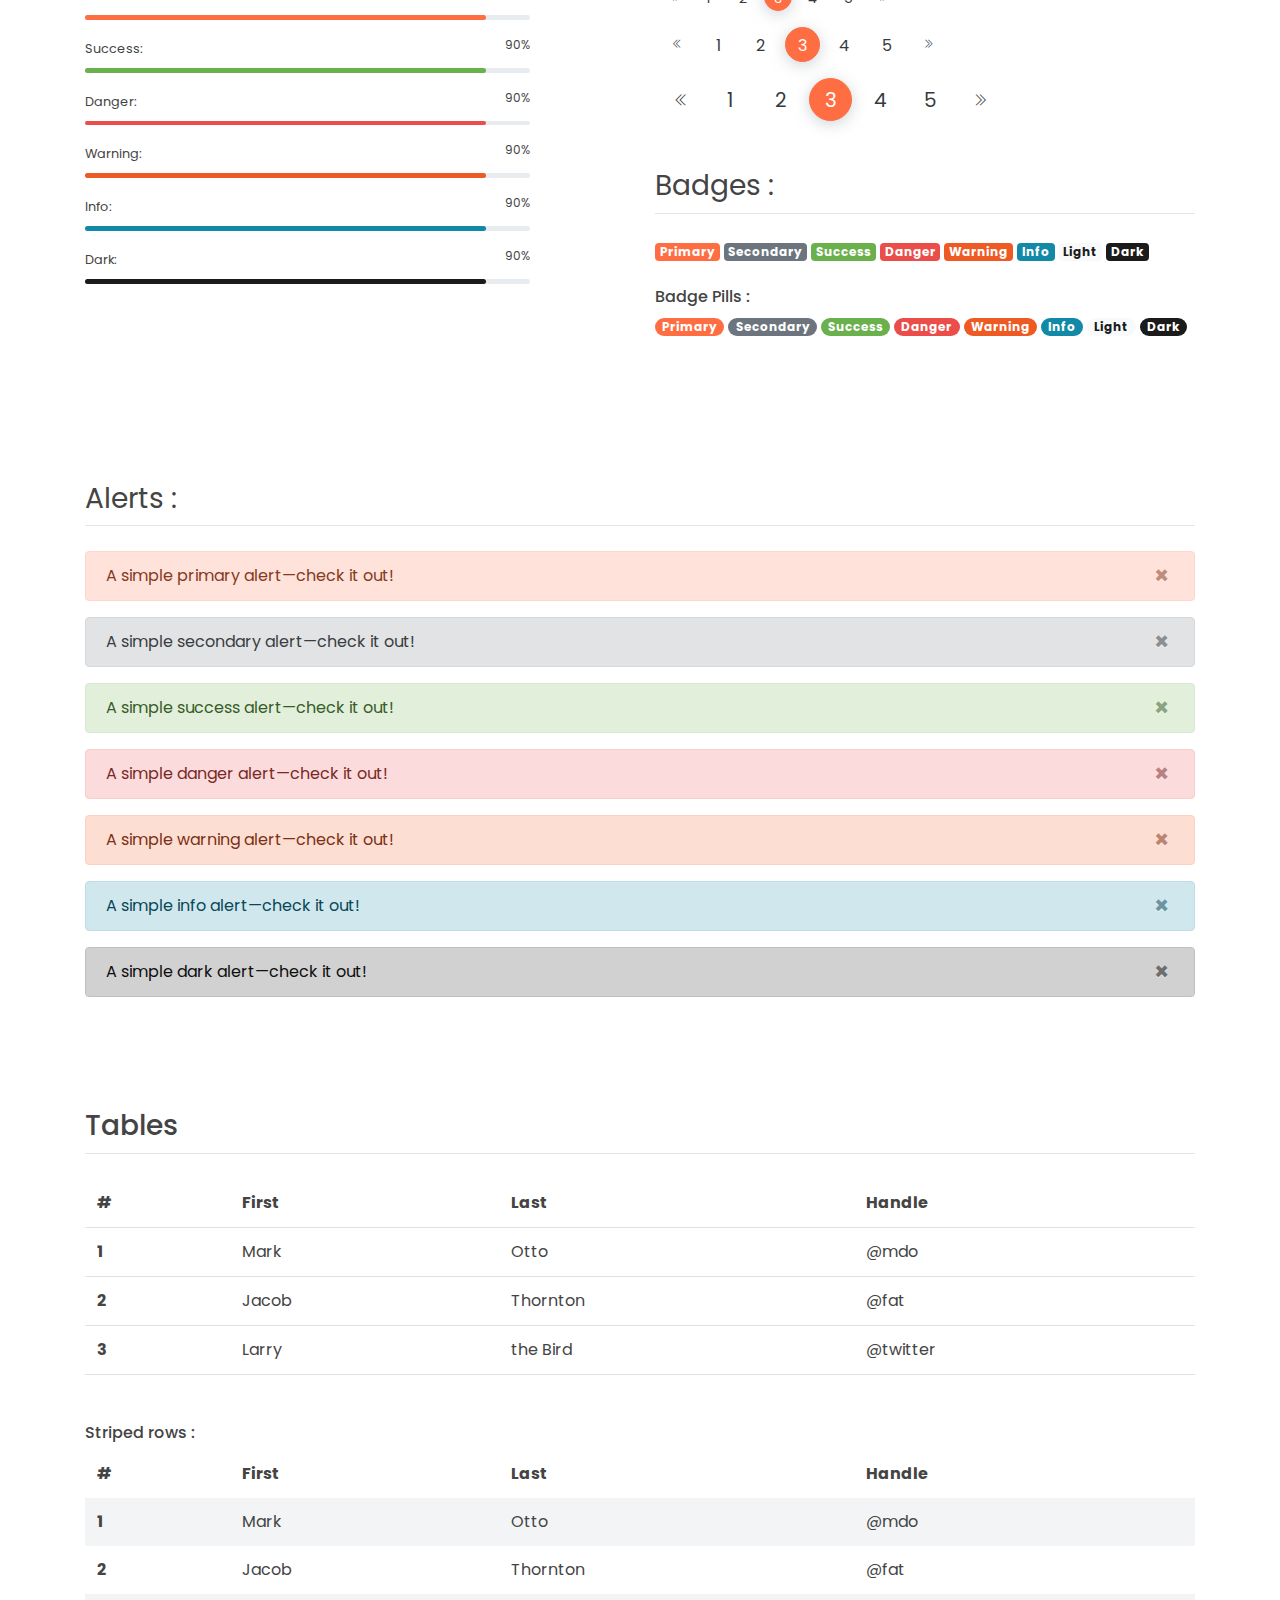
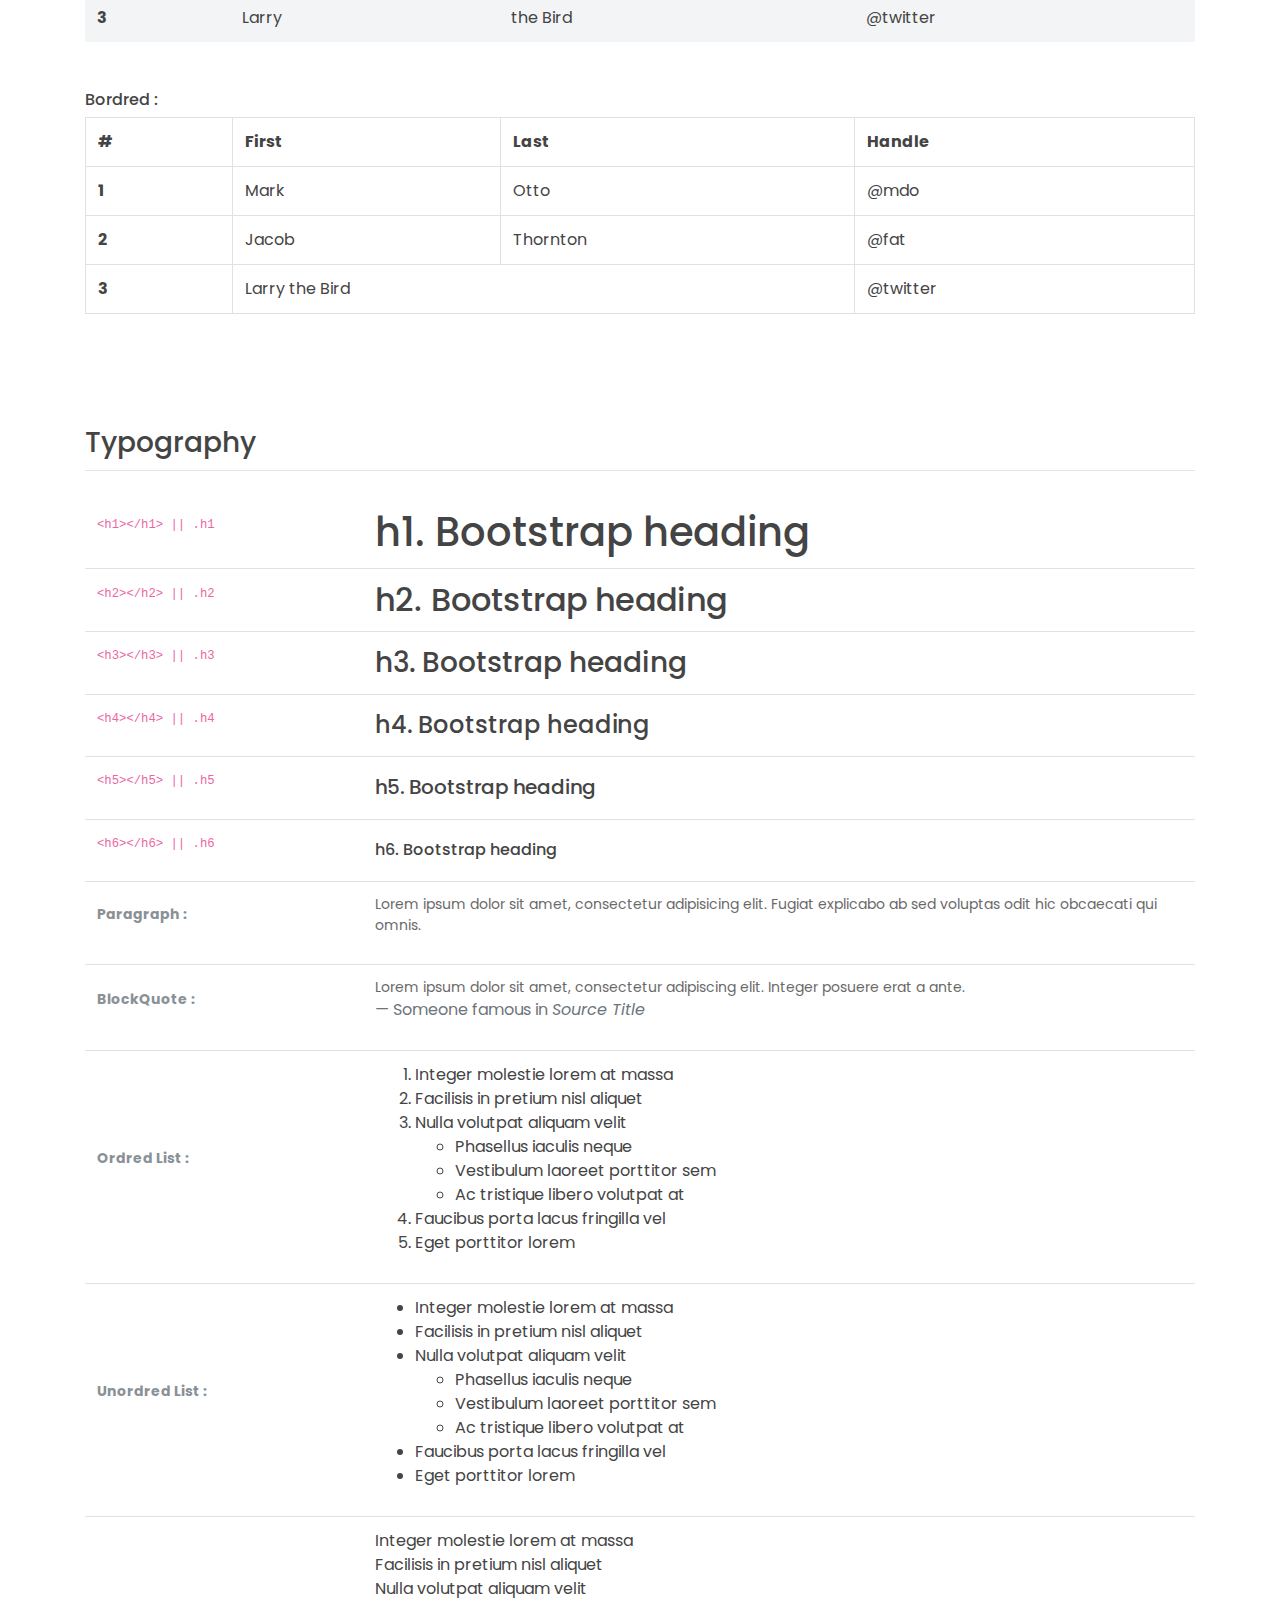
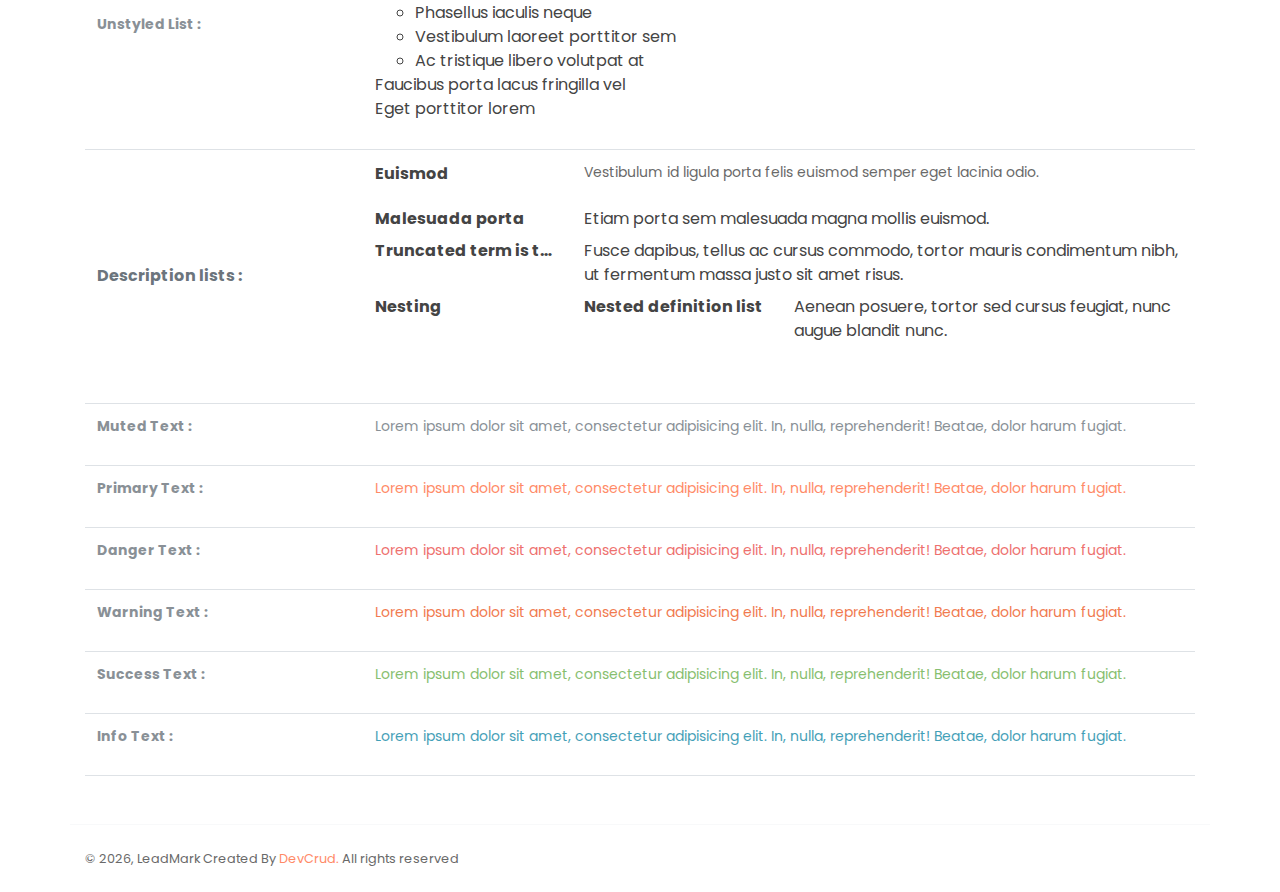
<file: components.html>
<!DOCTYPE html>
<html lang="en">
<head>
   <meta charset="utf-8">
    <meta name="viewport" content="width=device-width, initial-scale=1, shrink-to-fit=no">
    <meta name="description" content="Start your development with LeadMark landing page.">
    <meta name="author" content="Devcrud">
    <title>LeadMark Landing page | Components</title>
   <!-- font icons -->
   <link rel="stylesheet" href="assets/vendors/themify-icons/css/themify-icons.css">
   <!-- Bootstrap + Steller  -->
   <link rel="stylesheet" href="assets/css/leadmark.css">
</head>
<body>

   <!-- Page Header -->
   <header class="header header-mini"> 
      <div class="header-title">Components</div> 
      <nav aria-label="breadcrumb">
         <ol class="breadcrumb">
            <li class="breadcrumb-item"><a href="/">Home</a></li>
            <li class="breadcrumb-item active" aria-current="page">Components</li>
         </ol>
      </nav>
   </header> <!-- End Of Page Header -->

   <!-- main content -->
   <div class="container">

      <!-- Buttons -->
      <h3 class="mt-5">Buttons</h3>
      <hr>
      <h6 class="section-secondary-title">Styles :</h6>
      <button class="btn btn-primary">Default</button>
      <button class="btn btn-outline-primary">outline</button>
      <button class="btn btn-primary rounded">Rounded</button>
      <button class="btn btn-primary rounded"><i class="ti-thumb-up pr-1"></i> With Icon</button>
      <button class="btn btn-primary circle"><i class="ti-heart"></i></button>

      <h6 class="section-secondary-title mt-5">Sizes :</h6>
      <button class="btn btn-primary btn-lg">Large</button>
      <button class="btn btn-primary ">Regular</button>
      <button class="btn btn-primary btn-sm">Small</button>
      <button class="btn btn-primary w-sm ml-3">w-sm</button>
      <button class="btn btn-primary w-md">w-md</button>
      <button class="btn btn-primary w-lg">w-lg</button>

      <h6 class="section-secondary-title mt-5">Colors :</h6>          
      <button type="button" class="btn btn-primary">Primary</button>
      <button type="button" class="btn btn-secondary">Secondary</button>
      <button type="button" class="btn btn-success">Success</button>
      <button type="button" class="btn btn-danger">Danger</button>
      <button type="button" class="btn btn-warning">Warning</button>
      <button type="button" class="btn btn-info">Info</button>
      <button type="button" class="btn btn-light">Light</button>
      <button type="button" class="btn btn-dark">Dark</button>

      <h6 class="section-secondary-title mt-5">Buttons Tags :</h6>
      <button class="btn btn-primary" type="submit">Button</button>
      <input class="btn btn-primary" type="button" value="Input">
      <input class="btn btn-primary" type="submit" value="Submit">
      <input class="btn btn-primary" type="reset" value="Reset">
      
      <!-- devider -->
      <div class="py-5"></div>

      <!-- Inputs -->
      <h3>Inputs</h3>
      <hr>
      <div class="row mt-5">
         <div class="col-md-6">
            <h6 class="section-secondary-title">Form controls :</h6>        
            <div class="form-group">
               <input type="email" class="form-control" id="exampleFormControlInput1" placeholder="Email address">
            </div>
            <div class="form-group">
               <input type="date" class="form-control" id="exampleFormControlInput1" placeholder="Date">
            </div>
            <div class="form-group">
               <input class="form-control" type="text" placeholder="Readonly input here…" readonly>
            </div>
            <div class="form-group">
               <input class="form-control" id="disabledInput" type="text" placeholder="Disabled input here..." disabled>
            </div>
            <div class="form-group">
               <select class="form-control" id="exampleFormControlSelect1">
                  <option>Example select</option>
                  <option>1</option>
                  <option>2</option>
                  <option>3</option>
                  <option>4</option>
                  <option>5</option>
               </select>
            </div>
            <div class="form-group">
               <select multiple class="form-control" id="exampleFormControlSelect2">
                  <option>Example multiple select</option>
                  <option>1</option>
                  <option>2</option>
                  <option>3</option>
                  <option>4</option>
                  <option>5</option>
               </select>
            </div>
            <div class="form-group">
               <textarea class="form-control" id="exampleFormControlTextarea1" rows="3" placeholder="Example textarea"></textarea>
            </div>
         </div>
         <div class="col-md-6">
            <h6 class="section-secondary-title">Sizes :</h6>    
            <div class="form-group">
               <input class="form-control form-control-lg" type="text" placeholder=".form-control-lg">             
            </div>
            <div class="form-group">
               <input class="form-control" type="text" placeholder="Default input">
            </div>
            <div class="form-group">
               <input class="form-control form-control-sm" type="text" placeholder=".form-control-sm"> 
            </div>
         </div>
      </div> <!-- end of inputs -->   

      <!-- devider -->
      <div class="py-5"></div>             

      <!-- Dropdowns -->
      <h3 class="components-section-title font-weight-normal">Dropdowns</h3>
      <hr>
      <div class="dropdown d-inline-block">
         <button class="btn btn-outline-secondary dropdown-toggle" type="button" id="dropdownMenuButton" data-toggle="dropdown" aria-haspopup="true" aria-expanded="false">
         Dropdown button
         </button>
         <div class="dropdown-menu" aria-labelledby="dropdownMenuButton">
         <a class="dropdown-item" href="#">Action</a>
         <a class="dropdown-item" href="#">Another action</a>
         <a class="dropdown-item" href="#">Something else here</a>
         </div>
      </div>
      <div class="dropdown d-inline-block">
         <a class="btn btn-outline-secondary dropdown-toggle" href="#" role="button" id="dropdownMenuLink" data-toggle="dropdown" aria-haspopup="true" aria-expanded="false">
            Dropdown link
         </a>
         <div class="dropdown-menu" aria-labelledby="dropdownMenuLink">
            <a class="dropdown-item" href="#">Action</a>
            <a class="dropdown-item" href="#">Another action</a>
            <a class="dropdown-item" href="#">Something else here</a>
         </div>
      </div>
      <div class="btn-group">
         <button type="button" class="btn btn-outline-secondary">Split</button>
         <button type="button" class="btn btn-outline-secondary dropdown-toggle dropdown-toggle-split" data-toggle="dropdown" aria-haspopup="true" aria-expanded="false">
         <span class="sr-only">Toggle Dropdown</span>
         </button>
         <div class="dropdown-menu">
            <a class="dropdown-item" href="#">Action</a>
            <a class="dropdown-item" href="#">Another action</a>
            <a class="dropdown-item" href="#">Something else here</a>
            <div class="dropdown-divider"></div>
            <a class="dropdown-item" href="#">Separated link</a>
         </div>
      </div>
      <div class="btn-group">
         <button class="btn btn-outline-secondary dropdown-toggle" type="button" id="dropdownMenuButton" data-toggle="dropdown" aria-haspopup="true" aria-expanded="false">
            Form Dropdown
         </button>
         <div class="dropdown-menu form">
            <form class="px-4 py-3">
               <div class="form-group">
                  <input type="email" class="form-control" id="exampleDropdownFormEmail1" placeholder="email@example.com">
               </div>
               <div class="form-group">
                  <input type="password" class="form-control" id="exampleDropdownFormPassword1" placeholder="Password">
               </div>
               <div class="form-check mb-3">
                  <input type="checkbox" class="form-check-input" id="dropdownCheck">
                  <label class="form-check-label" for="dropdownCheck">
                     Remember me
                  </label>
               </div>
               <button type="submit" class="btn btn-primary btn-block">Sign in</button>
            </form>
            <div class="dropdown-divider"></div>
            <a class="dropdown-item" href="#"><small>New around here? Sign up</small></a>
            <a class="dropdown-item" href="#"><small>Forgot password?</small></a>
         </div>
      </div>       
      <h6 class="section-secondary-title mt-5">Directions :</h6>  
      <div class="btn-group dropup">
         <button type="button" class="btn btn-outline-secondary dropdown-toggle" data-toggle="dropdown" aria-haspopup="true" aria-expanded="false">
            Dropup
         </button>
         <div class="dropdown-menu">
            <a class="dropdown-item" href="#">Action</a>
            <a class="dropdown-item" href="#">Another action</a>
            <a class="dropdown-item" href="#">Something else here</a>
            <div class="dropdown-divider"></div>
            <a class="dropdown-item" href="#">Separated link</a>
         </div>
      </div>
      <div class="btn-group dropright">
         <button type="button" class="btn btn-outline-secondary dropdown-toggle" data-toggle="dropdown" aria-haspopup="true" aria-expanded="false">
            Dropup
         </button>
         <div class="dropdown-menu">
            <a class="dropdown-item" href="#">Action</a>
            <a class="dropdown-item" href="#">Another action</a>
            <a class="dropdown-item" href="#">Something else here</a>
            <div class="dropdown-divider"></div>
            <a class="dropdown-item" href="#">Separated link</a>
         </div>
      </div>
      <div class="btn-group">
         <button type="button" class="btn btn-outline-secondary dropdown-toggle" data-toggle="dropdown" aria-haspopup="true" aria-expanded="false">
            Dropdown
         </button>
         <div class="dropdown-menu">
            <a class="dropdown-item" href="#">Action</a>
            <a class="dropdown-item" href="#">Another action</a>
            <a class="dropdown-item" href="#">Something else here</a>
            <div class="dropdown-divider"></div>
            <a class="dropdown-item" href="#">Separated link</a>
         </div>
      </div>
      <div class="btn-group dropleft">
         <button type="button" class="btn btn-outline-secondary dropdown-toggle" data-toggle="dropdown" aria-haspopup="true" aria-expanded="false">
            Dropdown
         </button>
         <div class="dropdown-menu">
            <a class="dropdown-item" href="#">Action</a>
            <a class="dropdown-item" href="#">Another action</a>
            <a class="dropdown-item" href="#">Something else here</a>
            <div class="dropdown-divider"></div>
            <a class="dropdown-item" href="#">Separated link</a>
         </div>
      </div> <!-- end of Dropdowns -->  

      <!-- devider -->
      <div class="py-5"></div>   

      <!-- navbars -->
      <h3 class="components-section-title font-weight-normal mt-5">Navigations</h3>
      <hr>
      <nav class="navbar navbar-expand-sm navbar-dark bg-primary rounded shadow mb-3">
         <div class="container">
            <a class="navbar-brand" href="#">Primary Color</a>
            <button class="navbar-toggler ml-auto" type="button" data-toggle="collapse" data-target="#navbarSupportedContent" aria-controls="navbarSupportedContent" aria-expanded="false" aria-label="Toggle navigation">
            <span class="navbar-toggler-icon"></span>
            </button>
            <div class="collapse navbar-collapse" id="navbarSupportedContent">
               <ul class="navbar-nav ml-auto"> 
                  <li class="nav-item">
                     <a class="nav-link" href="#about">About Us</a>
                  </li>
                  <li class="nav-item">
                     <a class="nav-link" href="#service">Our service</a>
                  </li>
                  <li class="nav-item">
                     <a class="nav-link" href="#team">Our Team</a>
                  </li>
                  <li class="nav-item">
                     <a href="#book-table" class="ml-4 mt-1 btn btn-light btn-sm">navbar button</a>
                  </li>
               </ul>                       
            </div>
         </div>
      </nav>
      <nav class="navbar navbar-expand-sm navbar-dark bg-secondary rounded shadow mb-3">
         <div class="container">
            <a class="navbar-brand" href="#">Secondary Color</a>
            <button class="navbar-toggler ml-auto" type="button" data-toggle="collapse" data-target="#navbarSupportedContent" aria-controls="navbarSupportedContent" aria-expanded="false" aria-label="Toggle navigation">
            <span class="navbar-toggler-icon"></span>
            </button>
            <div class="collapse navbar-collapse" id="navbarSupportedContent">
               <ul class="navbar-nav ml-auto"> 
                  <li class="nav-item">
                     <a class="nav-link" href="#about">About Us</a>
                  </li>
                  <li class="nav-item">
                     <a class="nav-link" href="#service">Our Service</a>
                  </li>
                  <li class="nav-item">
                     <a class="nav-link" href="#team">Our Team</a>
                  </li>
                  <li class="nav-item">
                     <a href="#book-table" class="ml-4 mt-1 btn btn-light btn-sm">navbar button</a>
                  </li>
               </ul>                       
            </div>
         </div>
      </nav>
      <nav class="navbar navbar-expand-sm navbar-dark bg-success rounded shadow mb-3">
         <div class="container">
            <a class="navbar-brand" href="#">Success Color</a>
            <button class="navbar-toggler ml-auto" type="button" data-toggle="collapse" data-target="#navbarSupportedContent" aria-controls="navbarSupportedContent" aria-expanded="false" aria-label="Toggle navigation">
            <span class="navbar-toggler-icon"></span>
            </button>
            <div class="collapse navbar-collapse" id="navbarSupportedContent">
               <ul class="navbar-nav ml-auto"> 
                  <li class="nav-item">
                     <a class="nav-link" href="#about">About Us</a>
                  </li>
                  <li class="nav-item">
                     <a class="nav-link" href="#service">Our Service</a>
                  </li>
                  <li class="nav-item">
                     <a class="nav-link" href="#team">Our Team</a>
                  </li>
                  <li class="nav-item">
                     <a href="#book-table" class="ml-4 mt-1 btn btn-light btn-sm">navbar button</a>
                  </li>
               </ul>                       
            </div>
         </div>
      </nav>
      <nav class="navbar navbar-expand-sm navbar-dark bg-info rounded shadow mb-3">
         <div class="container">
            <a class="navbar-brand" href="#">Info Color</a>
            <button class="navbar-toggler ml-auto" type="button" data-toggle="collapse" data-target="#navbarSupportedContent" aria-controls="navbarSupportedContent" aria-expanded="false" aria-label="Toggle navigation">
            <span class="navbar-toggler-icon"></span>
            </button>
            <div class="collapse navbar-collapse" id="navbarSupportedContent">
               <ul class="navbar-nav ml-auto"> 
                  <li class="nav-item">
                     <a class="nav-link" href="#about">About Us</a>
                  </li>
                  <li class="nav-item">
                     <a class="nav-link" href="#service">Our Service</a>
                  </li>
                  <li class="nav-item">
                     <a class="nav-link" href="#team">Our Team</a>
                  </li>
                  <li class="nav-item">
                     <a href="#book-table" class="ml-4 mt-1 btn btn-light btn-sm">navbar button</a>
                  </li>
               </ul>                       
            </div>
         </div>
      </nav>
      <nav class="navbar navbar-expand-sm navbar-dark bg-warning rounded shadow mb-3">
         <div class="container">
            <a class="navbar-brand" href="#">Warning Color</a>
            <button class="navbar-toggler ml-auto" type="button" data-toggle="collapse" data-target="#navbarSupportedContent" aria-controls="navbarSupportedContent" aria-expanded="false" aria-label="Toggle navigation">
            <span class="navbar-toggler-icon"></span>
            </button>
            <div class="collapse navbar-collapse" id="navbarSupportedContent">
               <ul class="navbar-nav ml-auto"> 
                  <li class="nav-item">
                     <a class="nav-link" href="#about">About Us</a>
                  </li>
                  <li class="nav-item">
                     <a class="nav-link" href="#service">Our Service</a>
                  </li>
                  <li class="nav-item">
                     <a class="nav-link" href="#team">Our Team</a>
                  </li>
                  <li class="nav-item">
                     <a href="#book-table" class="ml-4 mt-1 btn btn-light btn-sm">navbar button</a>
                  </li>
               </ul>                       
            </div>
         </div>
      </nav>
      <nav class="navbar navbar-expand-sm navbar-dark bg-danger rounded shadow mb-3">
         <div class="container">
            <a class="navbar-brand" href="#">Danger Color</a>
            <button class="navbar-toggler ml-auto" type="button" data-toggle="collapse" data-target="#navbarSupportedContent" aria-controls="navbarSupportedContent" aria-expanded="false" aria-label="Toggle navigation">
            <span class="navbar-toggler-icon"></span>
            </button>
            <div class="collapse navbar-collapse" id="navbarSupportedContent">
               <ul class="navbar-nav ml-auto"> 
                  <li class="nav-item">
                     <a class="nav-link" href="#about">About Us</a>
                  </li>
                  <li class="nav-item">
                     <a class="nav-link" href="#service">Our Service</a>
                  </li>
                  <li class="nav-item">
                     <a class="nav-link" href="#team">Our Team</a>
                  </li>
                  <li class="nav-item">
                     <a href="#book-table" class="ml-4 mt-1 btn btn-light btn-sm">navbar button</a>
                  </li>
               </ul>                       
            </div>
         </div>
      </nav>
      <nav class="navbar navbar-expand-sm navbar-dark bg-dark rounded shadow mb-3">
         <div class="container">
            <a class="navbar-brand" href="#">Dark Color</a>
            <button class="navbar-toggler ml-auto" type="button" data-toggle="collapse" data-target="#navbarSupportedContent" aria-controls="navbarSupportedContent" aria-expanded="false" aria-label="Toggle navigation">
            <span class="navbar-toggler-icon"></span>
            </button>
            <div class="collapse navbar-collapse" id="navbarSupportedContent">
               <ul class="navbar-nav ml-auto"> 
                  <li class="nav-item">
                     <a class="nav-link" href="#about">About Us</a>
                  </li>
                  <li class="nav-item">
                     <a class="nav-link" href="#service">Our Service</a>
                  </li>
                  <li class="nav-item">
                     <a class="nav-link" href="#team">Our Team</a>
                  </li>
                  <li class="nav-item">
                     <a href="#book-table" class="ml-4 mt-1 btn btn-primary btn-sm">navbar button</a>
                  </li>
               </ul>                       
            </div>
         </div>
      </nav>
      <nav class="navbar navbar-expand-sm navbar-light bg-light rounded shadow mb-3">
         <div class="container">
            <a class="navbar-brand" href="#">Dark Color</a>
            <button class="navbar-toggler ml-auto" type="button" data-toggle="collapse" data-target="#navbarSupportedContent" aria-controls="navbarSupportedContent" aria-expanded="false" aria-label="Toggle navigation">
            <span class="navbar-toggler-icon"></span>
            </button>
            <div class="collapse navbar-collapse" id="navbarSupportedContent">
               <ul class="navbar-nav ml-auto"> 
                  <li class="nav-item">
                     <a class="nav-link" href="#about">About Us</a>
                  </li>
                  <li class="nav-item">
                     <a class="nav-link" href="#service">Our Service</a>
                  </li>
                  <li class="nav-item">
                     <a class="nav-link" href="#team">Our Team</a>
                  </li>
                  <li class="nav-item">
                     <a href="#book-table" class="ml-4 mt-1 btn btn-dark btn-sm">navbar button</a>
                  </li>
               </ul>                       
            </div>
         </div>
      </nav>
      <!-- End of navbars -->

      <!-- devider -->
      <div class="py-5"></div>   
      
      <!-- progress bars -->
      <div class="row justify-content-between">
         <div class="col-md-5">
            <h3 class="components-section-title font-weight-normal mt-5">Progress Bars :</h3>
            <hr>
            <small>Default: </small>
            <div class="progress mt-2 mb-3">
               <div class="progress-bar" role="progressbar" style="width: 90%" aria-valuenow="25" aria-valuemin="0" aria-valuemax="100"><span>90%</span></div>
            </div>
            <small>Success:</small>
            <div class="progress mt-2 mb-3">
               <div class="progress-bar bg-success" role="progressbar" style="width: 90%" aria-valuenow="25" aria-valuemin="0" aria-valuemax="100"><span>90%</span></div>
            </div>
            <small>Danger:</small>
            <div class="progress mt-2 mb-3">
               <div class="progress-bar bg-danger" role="progressbar" style="width: 90%" aria-valuenow="25" aria-valuemin="0" aria-valuemax="100"><span>90%</span></div>
            </div>
            <small>Warning:</small>
            <div class="progress mt-2 mb-3">
               <div class="progress-bar bg-warning" role="progressbar" style="width: 90%" aria-valuenow="25" aria-valuemin="0" aria-valuemax="100"><span>90%</span></div>
            </div>
            <small>Info:</small>
            <div class="progress mt-2 mb-3">
               <div class="progress-bar bg-info" role="progressbar" style="width: 90%" aria-valuenow="25" aria-valuemin="0" aria-valuemax="100"><span>90%</span></div>
            </div>
            <small>Dark:</small>
            <div class="progress mt-2 mb-3">
               <div class="progress-bar bg-dark" role="progressbar" style="width: 90%" aria-valuenow="25" aria-valuemin="0" aria-valuemax="100"><span>90%</span></div>
            </div>
         </div>
         <div class="col-md-6">
            <h3 class="components-section-title font-weight-normal mt-5">Paginations :</h3>
            <hr>
            <nav aria-label="Page navigation example">
               <ul class="pagination pagination-sm">
                  <li class="page-item"><a class="page-link" href="#"><i class="ti-angle-double-left"></i></a></li>
                  <li class="page-item"><a class="page-link" href="#">1</a></li>
                  <li class="page-item"><a class="page-link" href="#">2</a></li>
                  <li class="page-item active"><a class="page-link" href="#">3</a></li>
                  <li class="page-item"><a class="page-link" href="#">4</a></li>
                  <li class="page-item"><a class="page-link" href="#">5</a></li>
                  <li class="page-item"><a class="page-link" href="#"><i class="ti-angle-double-right"></i></a></li>
               </ul>
            </nav>
            <nav aria-label="Page navigation example">
               <ul class="pagination">
               <li class="page-item"><a class="page-link" href="#"><i class="ti-angle-double-left"></i></a></li>
                  <li class="page-item"><a class="page-link" href="#">1</a></li>
                  <li class="page-item"><a class="page-link" href="#">2</a></li>
                  <li class="page-item active"><a class="page-link" href="#">3</a></li>
                  <li class="page-item"><a class="page-link" href="#">4</a></li>
                  <li class="page-item"><a class="page-link" href="#">5</a></li>
                  <li class="page-item"><a class="page-link" href="#"><i class="ti-angle-double-right"></i></a></li>
               </ul>
            </nav>
            <nav aria-label="Page navigation example">
               <ul class="pagination pagination-lg">
                  <li class="page-item"><a class="page-link" href="#"><i class="ti-angle-double-left"></i></a></li>
                  <li class="page-item"><a class="page-link" href="#">1</a></li>
                  <li class="page-item"><a class="page-link" href="#">2</a></li>
                  <li class="page-item active"><a class="page-link" href="#">3</a></li>
                  <li class="page-item"><a class="page-link" href="#">4</a></li>
                  <li class="page-item"><a class="page-link" href="#">5</a></li>
                  <li class="page-item"><a class="page-link" href="#"><i class="ti-angle-double-right"></i></a></li>
               </ul>
            </nav>

            <!-- Badges -->
            <h3 class="components-section-title font-weight-normal mt-5">Badges :</h3>
            <hr>
            <span class="badge badge-primary">Primary</span>
            <span class="badge badge-secondary">Secondary</span>
            <span class="badge badge-success">Success</span>
            <span class="badge badge-danger">Danger</span>
            <span class="badge badge-warning">Warning</span>
            <span class="badge badge-info">Info</span>
            <span class="badge badge-light">Light</span>
            <span class="badge badge-dark">Dark</span>
            <h6 class="section-secondary-title mt-4 mb-2">Badge Pills :</h6>
            <span class="badge badge-pill badge-primary">Primary</span>
            <span class="badge badge-pill badge-secondary">Secondary</span>
            <span class="badge badge-pill badge-success">Success</span>
            <span class="badge badge-pill badge-danger">Danger</span>
            <span class="badge badge-pill badge-warning">Warning</span>
            <span class="badge badge-pill badge-info">Info</span>
            <span class="badge badge-pill badge-light">Light</span>
            <span class="badge badge-pill badge-dark">Dark</span>
         </div>
      </div> <!-- End of Progress bars -->

      <!-- devider -->
      <div class="py-5"></div>  

      <!-- Alerts -->
      <h3 class="components-section-title font-weight-normal mt-5">Alerts :</h3>
      <hr>
      <div class="alert alert-primary alert-dismissible fade show" role="alert">
         A simple primary alert—check it out!
         <button type="button" class="close" data-dismiss="alert" aria-label="Close">
            <span aria-hidden="true">&times;</span>
         </button>
      </div>
      <div class="alert alert-secondary alert-dismissible fade show" role="alert">
         A simple secondary alert—check it out!
         <button type="button" class="close" data-dismiss="alert" aria-label="Close">
            <span aria-hidden="true">&times;</span>
         </button>
      </div>
      <div class="alert alert-success alert-dismissible fade show" role="alert">
         A simple success alert—check it out!
         <button type="button" class="close" data-dismiss="alert" aria-label="Close">
            <span aria-hidden="true">&times;</span>
         </button>
      </div>
      <div class="alert alert-danger alert-dismissible fade show" role="alert">
         A simple danger alert—check it out!
         <button type="button" class="close" data-dismiss="alert" aria-label="Close">
            <span aria-hidden="true">&times;</span>
         </button>
      </div>
      <div class="alert alert-warning alert-dismissible fade show" role="alert">
         A simple warning alert—check it out!
         <button type="button" class="close" data-dismiss="alert" aria-label="Close">
            <span aria-hidden="true">&times;</span>
         </button>
      </div>
      <div class="alert alert-info alert-dismissible fade show" role="alert">
         A simple info alert—check it out!
         <button type="button" class="close" data-dismiss="alert" aria-label="Close">
            <span aria-hidden="true">&times;</span>
         </button>
      </div>
      <div class="alert alert-dark alert-dismissible fade show" role="alert">
         A simple dark alert—check it out!
         <button type="button" class="close" data-dismiss="alert" aria-label="Close">
            <span aria-hidden="true">&times;</span>
         </button>
      </div>
      <!-- end of alerts -->

      <!-- devider -->
      <div class="py-5"></div> 
   
      <!-- tables -->
      <h3 class="components-section-title">Tables</h3>
      <hr>
      <table class="table">
         <thead>
            <tr>
               <th scope="col">#</th>
               <th scope="col">First</th>
               <th scope="col">Last</th>
               <th scope="col">Handle</th>
            </tr>
         </thead>
         <tbody>
            <tr>
               <th scope="row">1</th>
               <td>Mark</td>
               <td>Otto</td>
               <td>@mdo</td>
            </tr>
            <tr>
               <th scope="row">2</th>
               <td>Jacob</td>
               <td>Thornton</td>
               <td>@fat</td>
            </tr>
            <tr>
               <th scope="row">3</th>
               <td>Larry</td>
               <td>the Bird</td>
               <td>@twitter</td>
            </tr>
         </tbody>
      </table>

      <h6 class="section-secondary-title mt-5">Striped rows :</h6>
      <table class="table table-striped">
         <thead>
            <tr>
               <th scope="col">#</th>
               <th scope="col">First</th>
               <th scope="col">Last</th>
               <th scope="col">Handle</th>
            </tr>
         </thead>
         <tbody>
            <tr>
               <th scope="row">1</th>
               <td>Mark</td>
               <td>Otto</td>
               <td>@mdo</td>
            </tr>
            <tr>
               <th scope="row">2</th>
               <td>Jacob</td>
               <td>Thornton</td>
               <td>@fat</td>
            </tr>
            <tr>
               <th scope="row">3</th>
               <td>Larry</td>
               <td>the Bird</td>
               <td>@twitter</td>
            </tr>
         </tbody>
      </table>

      <h6 class="section-secondary-title mt-5">Bordred :</h6>
      <table class="table table-bordered">
         <thead>
            <tr>
               <th scope="col">#</th>
               <th scope="col">First</th>
               <th scope="col">Last</th>
               <th scope="col">Handle</th>
            </tr>
         </thead>
         <tbody>
            <tr>
               <th scope="row">1</th>
               <td>Mark</td>
               <td>Otto</td>
               <td>@mdo</td>
            </tr>
            <tr>
               <th scope="row">2</th>
               <td>Jacob</td>
               <td>Thornton</td>
               <td>@fat</td>
            </tr>
            <tr>
               <th scope="row">3</th>
               <td colspan="2">Larry the Bird</td>
               <td>@twitter</td>
            </tr>
         </tbody>
      </table>
      <!-- end of tables -->

      <!-- devider -->
      <div class="py-5"></div> 

      <!-- typography -->
      <h3 class="components-section-title">Typography</h3>
      <hr>
      <table class="table table-borderless v-align-center">
         <tbody>
            <tr>
               <td>
                  <p><code class="highlighter-rouge">&lt;h1&gt;&lt;/h1&gt; || .h1</code></p>
               </td>
               <td class="w-75"><span class="h1">h1. Bootstrap heading</span></td>
            </tr>
            <tr>
               <td>
                  <p><code class="highlighter-rouge">&lt;h2&gt;&lt;/h2&gt; || .h2</code></p>
               </td>
               <td><span class="h2">h2. Bootstrap heading</span></td>
            </tr>
            <tr>
               <td>
                  <p><code class="highlighter-rouge">&lt;h3&gt;&lt;/h3&gt; || .h3</code></p>
               </td>
               <td><span class="h3">h3. Bootstrap heading</span></td>
            </tr>
            <tr>
               <td>
                  <p><code class="highlighter-rouge">&lt;h4&gt;&lt;/h4&gt; || .h4</code></p>
               </td>
               <td><span class="h4">h4. Bootstrap heading</span></td>
            </tr>
            <tr>
               <td>
                  <p><code class="highlighter-rouge">&lt;h5&gt;&lt;/h5&gt; || .h5</code></p>
               </td>
               <td><span class="h5">h5. Bootstrap heading</span></td>
            </tr>
            <tr>
               <td>
                  <p><code class="highlighter-rouge">&lt;h6&gt;&lt;/h6&gt; || .h6</code></p>
               </td>
               <td><span class="h6">h6. Bootstrap heading</span></td>
            </tr>
            <tr>
               <td>
                  <p class="font-weight-bold text-muted">Paragraph :</p>
               </td>
               <td><p>Lorem ipsum dolor sit amet, consectetur adipisicing elit. Fugiat explicabo ab sed voluptas odit hic obcaecati qui omnis.</p></td>
            </tr>
            <tr>
               <td>
                  <p class="font-weight-bold text-muted">BlockQuote :</p>
               </td>
               <td>
                  <blockquote class="blockquote">
                     <p class="mb-0">Lorem ipsum dolor sit amet, consectetur adipiscing elit. Integer posuere erat a ante.</p>
                     <footer class="blockquote-footer">Someone famous in <cite title="Source Title">Source Title</cite></footer>
                  </blockquote>
               </td>
            </tr>

            <tr>
               <td><p class="font-weight-bold text-muted">Ordred List :</p></td>
               <td>
                  <ol>
                     <li>Integer molestie lorem at massa</li>
                     <li>Facilisis in pretium nisl aliquet</li>
                     <li>Nulla volutpat aliquam velit
                        <ul>
                           <li>Phasellus iaculis neque</li>
                           <li>Vestibulum laoreet porttitor sem</li>
                           <li>Ac tristique libero volutpat at</li>
                        </ul>
                     </li>
                     <li>Faucibus porta lacus fringilla vel</li>
                     <li>Eget porttitor lorem</li>
                  </ol>
               </td>
            </tr>
            <tr>
               <td><p class="font-weight-bold text-muted">Unordred List :</p></td>
               <td>
                  <ul >
                     <li>Integer molestie lorem at massa</li>
                     <li>Facilisis in pretium nisl aliquet</li>
                     <li>Nulla volutpat aliquam velit
                        <ul>
                           <li>Phasellus iaculis neque</li>
                           <li>Vestibulum laoreet porttitor sem</li>
                           <li>Ac tristique libero volutpat at</li>
                        </ul>
                     </li>
                     <li>Faucibus porta lacus fringilla vel</li>
                     <li>Eget porttitor lorem</li>
                  </ul>
               </td>
            </tr>
            <tr>
               <td><p class="font-weight-bold text-muted">Unstyled List :</p></td>
               <td>
                  <ul class="list-unstyled">
                     <li>Integer molestie lorem at massa</li>
                     <li>Facilisis in pretium nisl aliquet</li>
                     <li>Nulla volutpat aliquam velit
                        <ul>
                           <li>Phasellus iaculis neque</li>
                           <li>Vestibulum laoreet porttitor sem</li>
                           <li>Ac tristique libero volutpat at</li>
                        </ul>
                     </li>
                     <li>Faucibus porta lacus fringilla vel</li>
                     <li>Eget porttitor lorem</li>
                  </ul>
               </td>
            </tr>
            <tr>
               <td class="font-weight-bold text-muted">Description lists : </td>
               <td>
                  <dl class="row">
                     <dt class="col-sm-3">Euismod</dt>
                     <dd class="col-sm-9">
                        <p>Vestibulum id ligula porta felis euismod semper eget lacinia odio.</p>
                     </dd>

                     <dt class="col-sm-3">Malesuada porta</dt>
                     <dd class="col-sm-9">Etiam porta sem malesuada magna mollis euismod.</dd>

                     <dt class="col-sm-3 text-truncate">Truncated term is truncated</dt>
                     <dd class="col-sm-9">Fusce dapibus, tellus ac cursus commodo, tortor mauris condimentum nibh, ut fermentum massa justo sit amet risus.</dd>

                     <dt class="col-sm-3">Nesting</dt>
                     <dd class="col-sm-9">
                        <dl class="row">
                           <dt class="col-sm-4">Nested definition list</dt>
                           <dd class="col-sm-8">Aenean posuere, tortor sed cursus feugiat, nunc augue blandit nunc.</dd>
                        </dl>
                     </dd>
                  </dl>
               </td>
            </tr>
            <tr>
               <td>
                  <p class="font-weight-bold text-muted">Muted Text :</p>
               </td>
               <td>
                  <p class="text-muted">Lorem ipsum dolor sit amet, consectetur adipisicing elit. In, nulla, reprehenderit! Beatae, dolor harum fugiat.</p>
               </td>
            </tr>
            <tr>
               <td>
                  <p class="font-weight-bold text-muted">Primary Text :</p>
               </td>
               <td>
                  <p class="text-primary">Lorem ipsum dolor sit amet, consectetur adipisicing elit. In, nulla, reprehenderit! Beatae, dolor harum fugiat.</p>
               </td>
            </tr>
            <tr>
               <td>
                  <p class="font-weight-bold text-muted">Danger Text :</p>
               </td>
               <td>
                  <p class="text-danger">Lorem ipsum dolor sit amet, consectetur adipisicing elit. In, nulla, reprehenderit! Beatae, dolor harum fugiat.</p>
               </td>
            </tr>
            <tr>
               <td>
                  <p class="font-weight-bold text-muted">Warning Text :</p>
               </td>
               <td>
                  <p class="text-warning">Lorem ipsum dolor sit amet, consectetur adipisicing elit. In, nulla, reprehenderit! Beatae, dolor harum fugiat.</p>
               </td>
            </tr>
            <tr>
               <td>
                  <p class="font-weight-bold text-muted">Success Text :</p>
               </td>
               <td>
                  <p class="text-success">Lorem ipsum dolor sit amet, consectetur adipisicing elit. In, nulla, reprehenderit! Beatae, dolor harum fugiat.</p>
               </td>
            </tr>
            <tr>
               <td>
                  <p class="font-weight-bold text-muted">Info Text :</p>
               </td>
               <td>
                  <p class="text-info">Lorem ipsum dolor sit amet, consectetur adipisicing elit. In, nulla, reprehenderit! Beatae, dolor harum fugiat.</p>
               </td>
            </tr>
         </tbody>
      </table>
   </div>
   <!-- end of typography -->

   <!-- Page Footer -->
   <footer class="container mt-5 py-4 border-top border-light">
       <p class="mb-0 small">&copy; <script>document.write(new Date().getFullYear())</script>, LeadMark Created By <a href="https://www.devcrud.com" target="_blank">DevCrud.</a>  All rights reserved </p>     
   </footer>
   <!-- End of Page Footer -->  
   
   <!-- core  -->
   <script src="assets/vendors/jquery/jquery-3.4.1.js"></script>
   <script src="assets/vendors/bootstrap/bootstrap.bundle.js"></script>

</body>
</html>
</file>
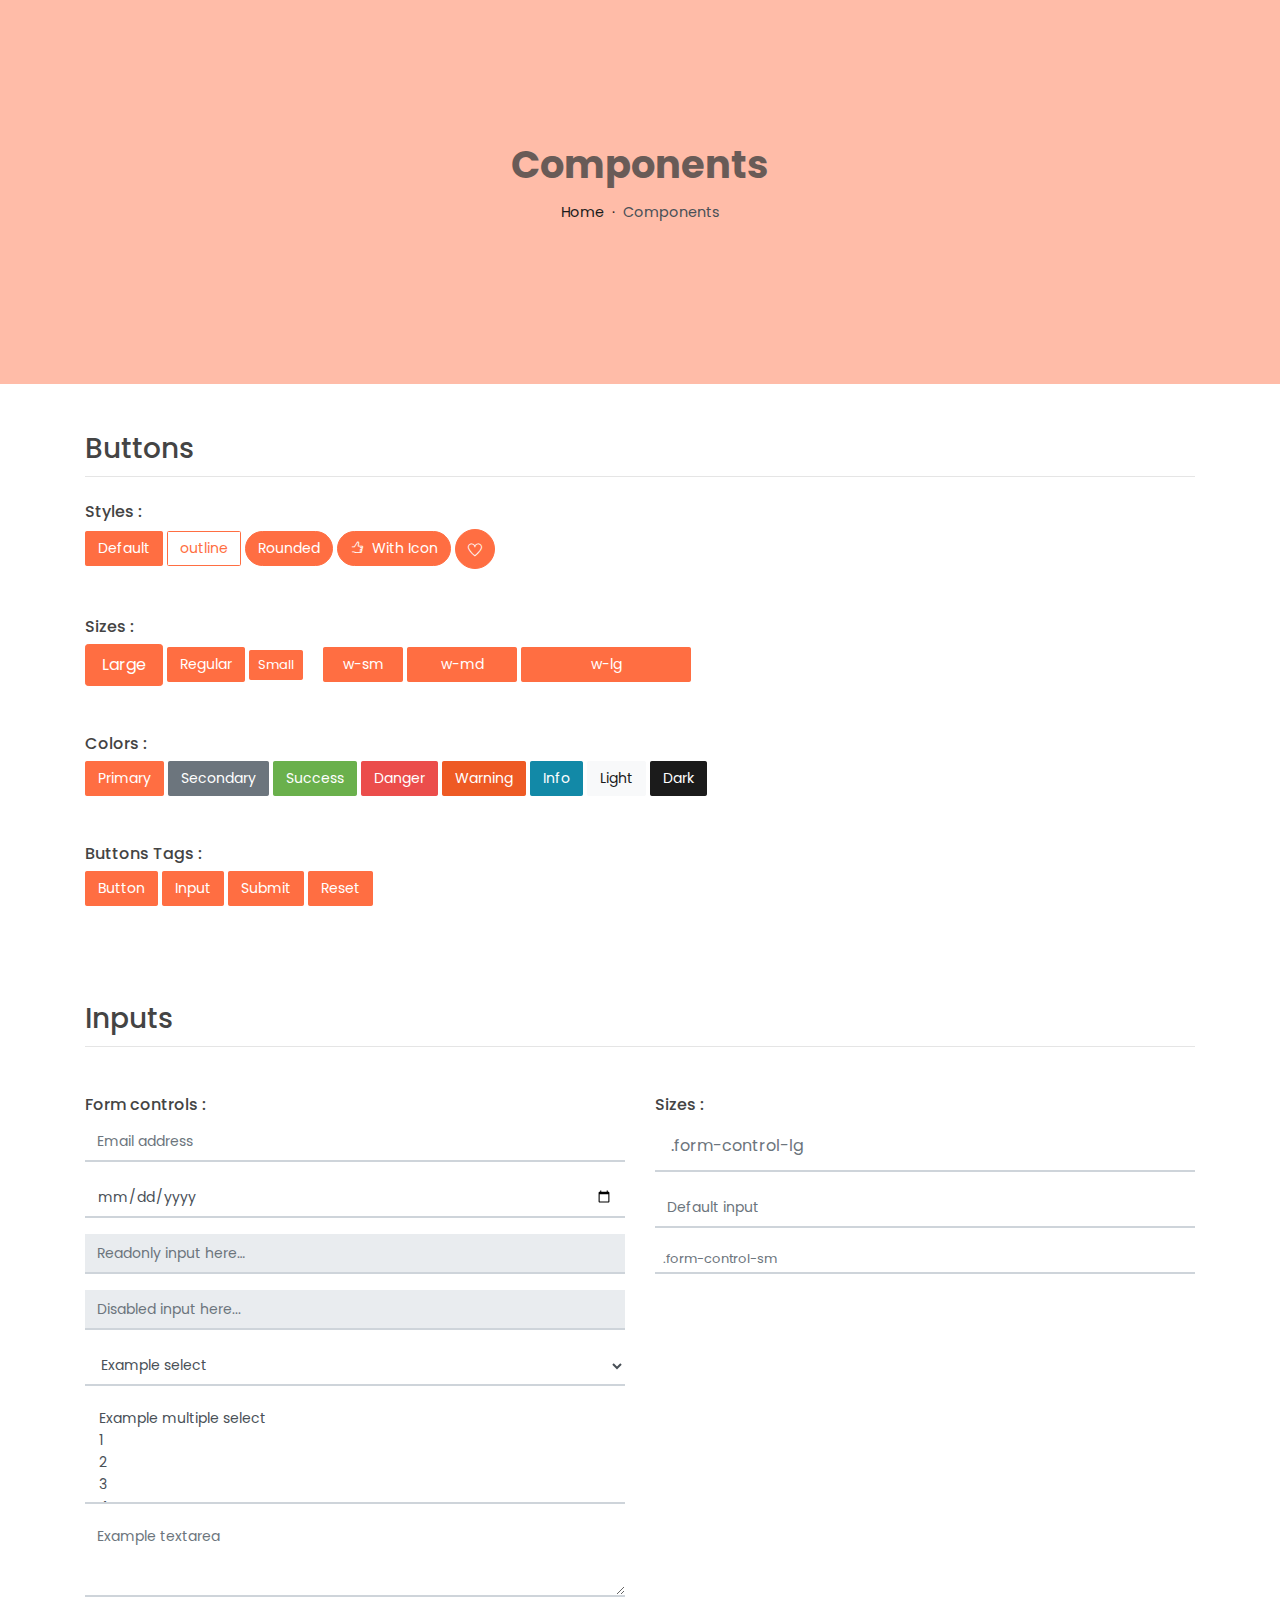
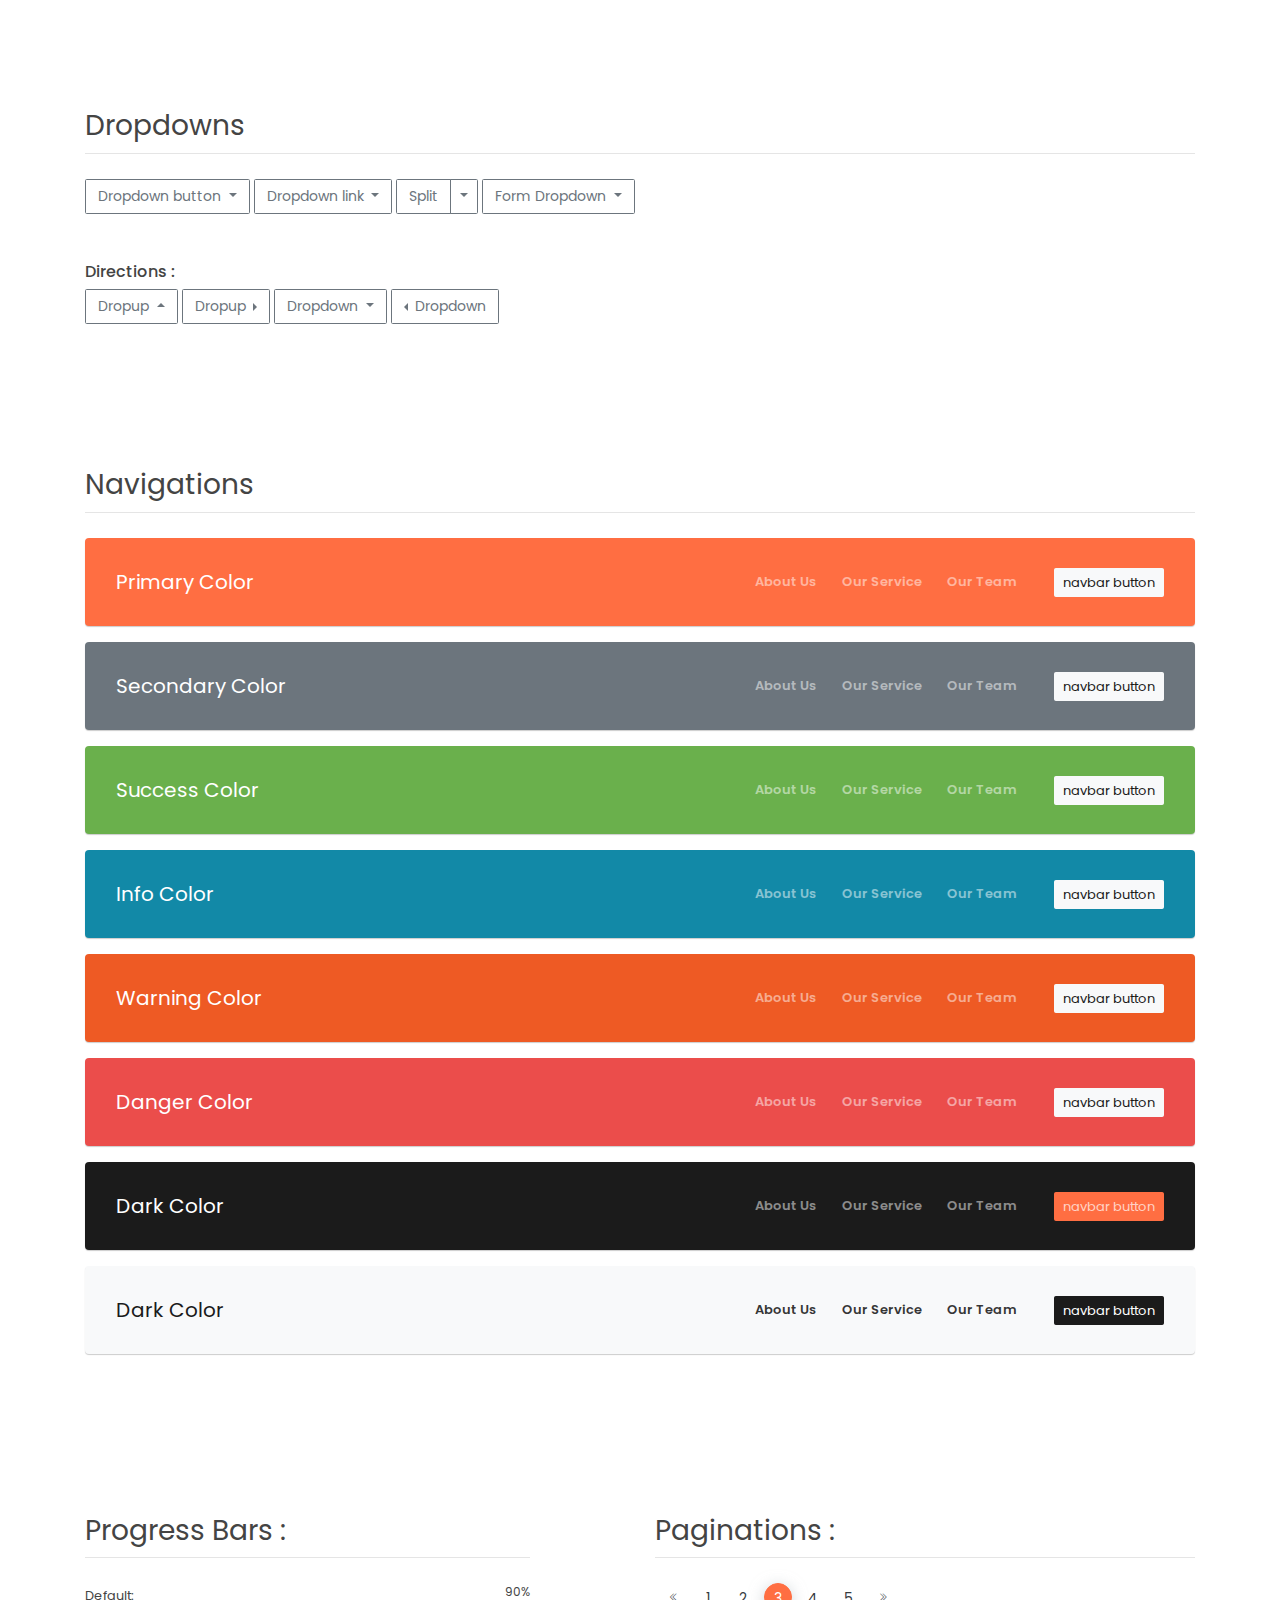
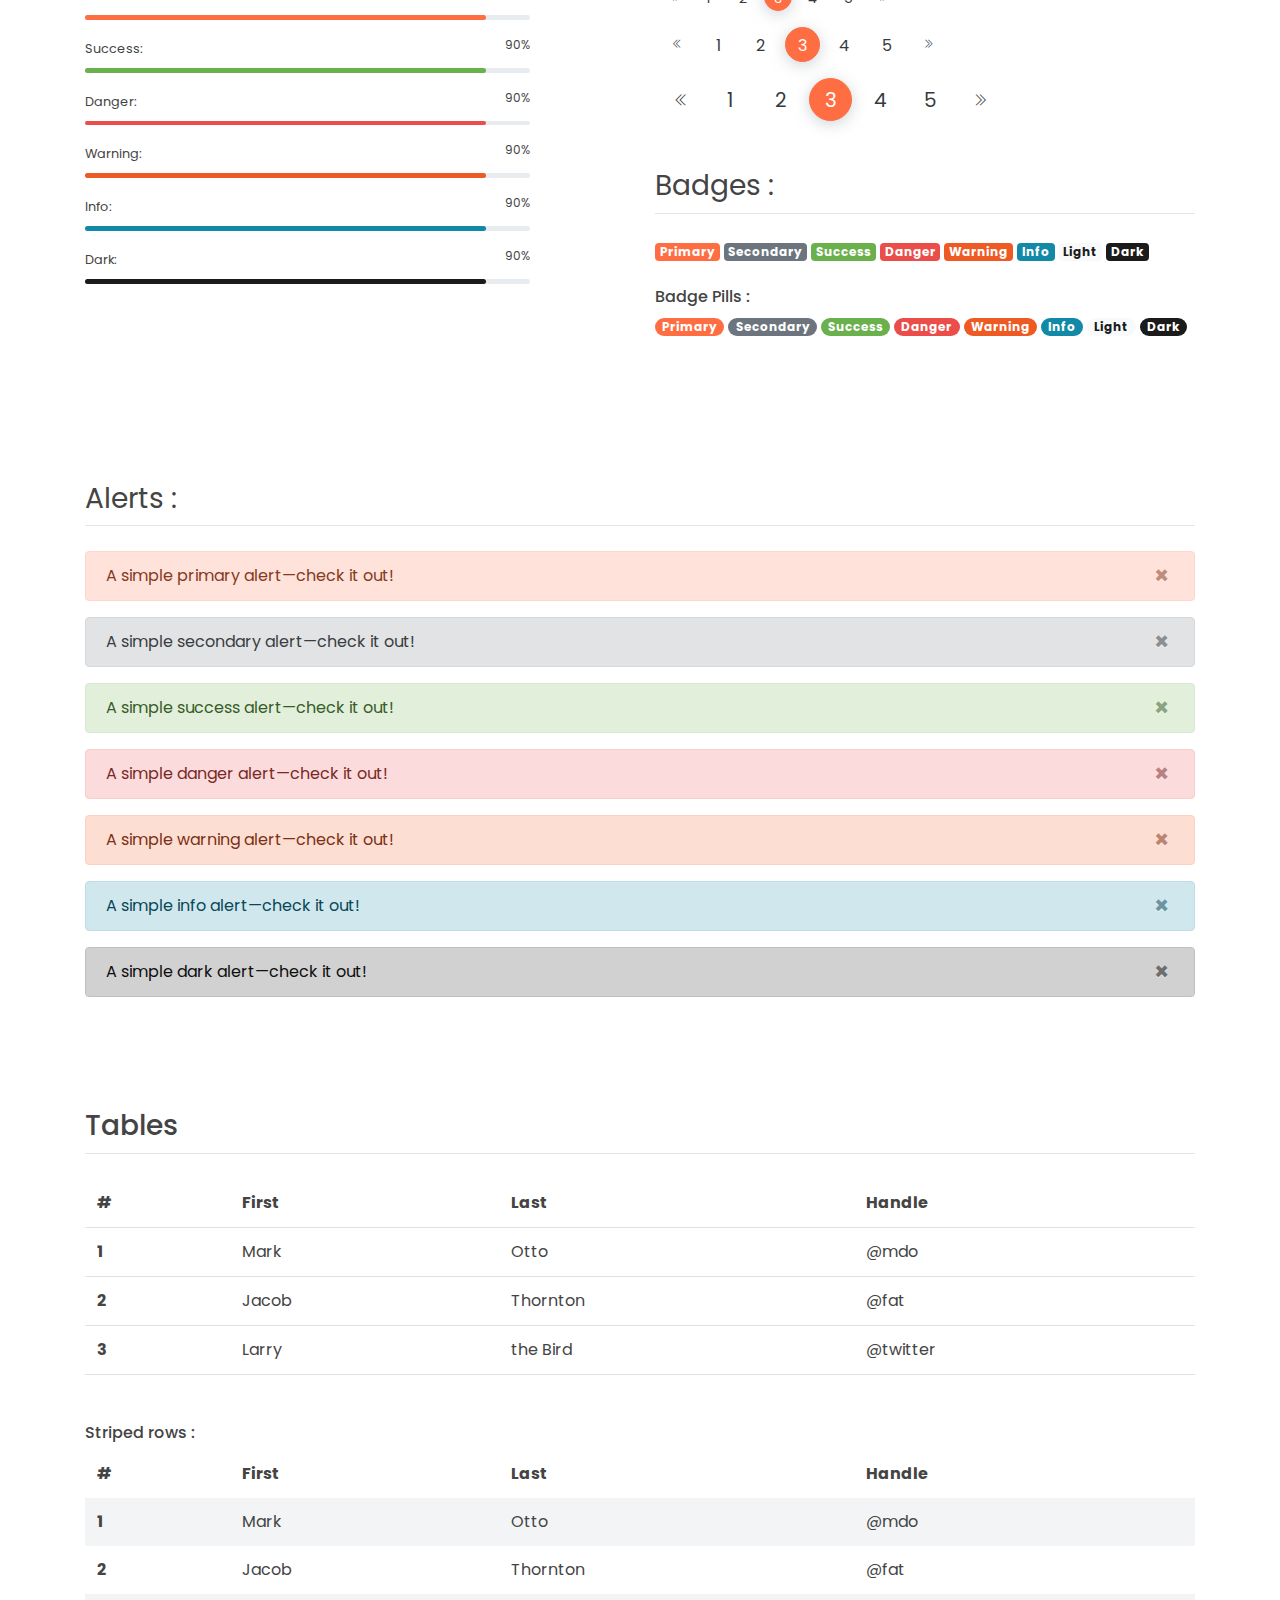
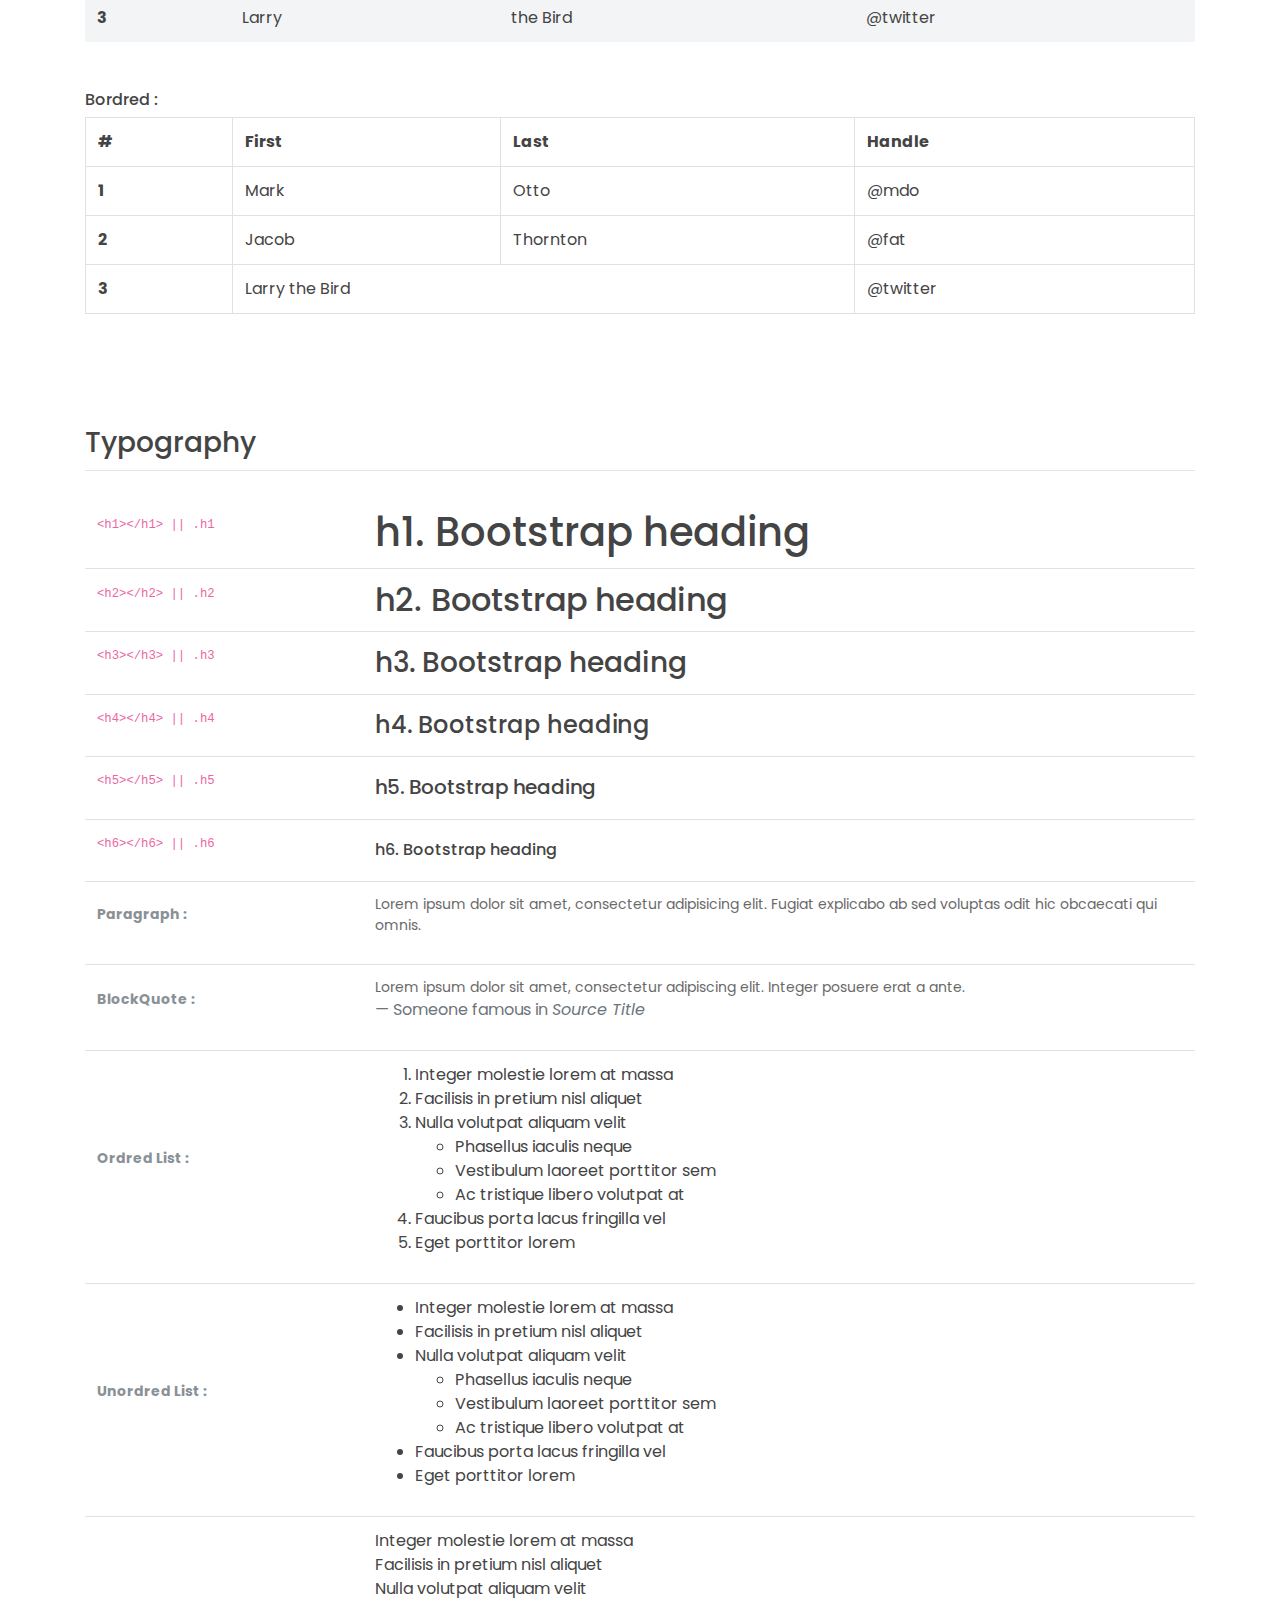
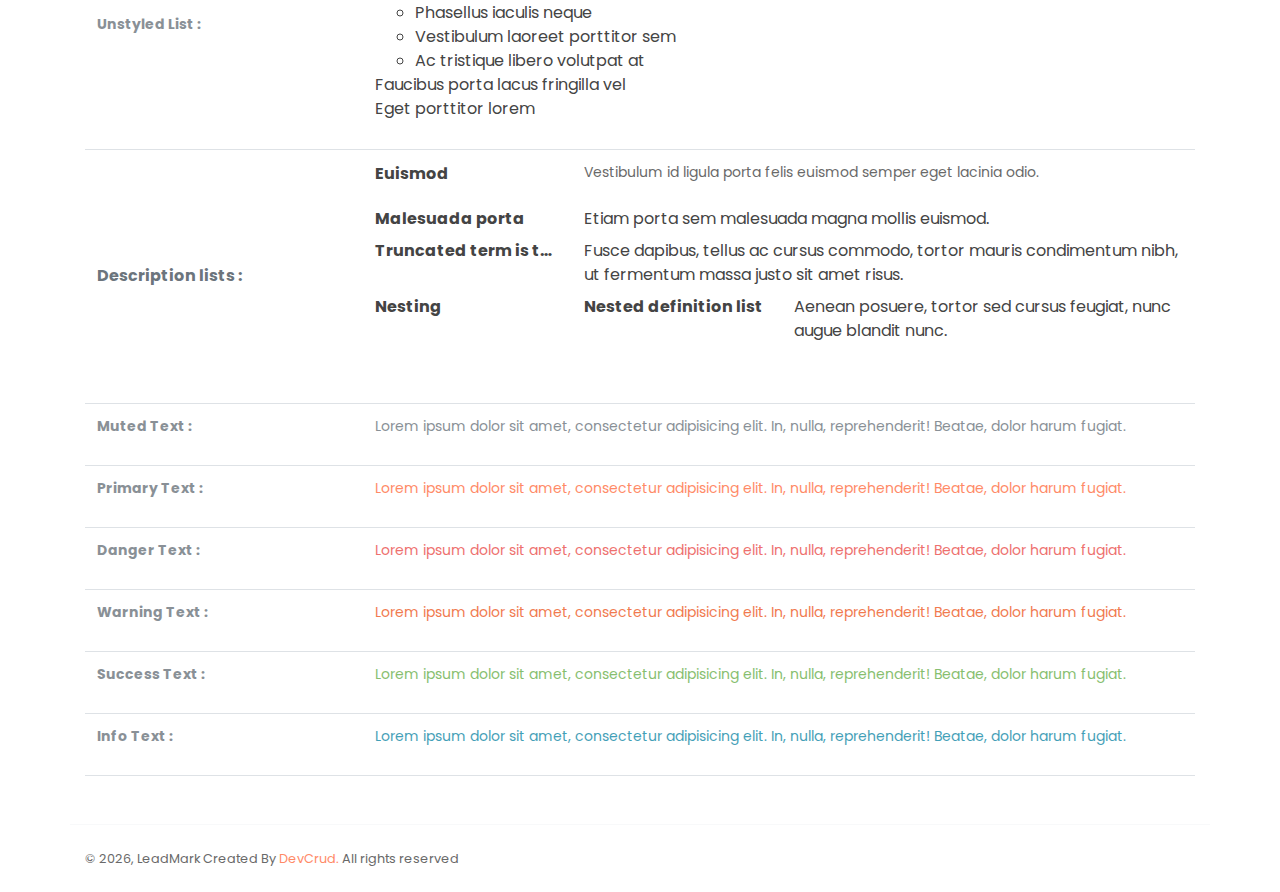
<file: public/components.html>
<!DOCTYPE html>
<html lang="en">
<head>
   <meta charset="utf-8">
    <meta name="viewport" content="width=device-width, initial-scale=1, shrink-to-fit=no">
    <meta name="description" content="Start your development with LeadMark landing page.">
    <meta name="author" content="Devcrud">
    <title>LeadMark Landing page | Components</title>
   <!-- font icons -->
   <link rel="stylesheet" href="assets/vendors/themify-icons/css/themify-icons.css">
   <!-- Bootstrap + Steller  -->
   <link rel="stylesheet" href="assets/css/leadmark.css">
</head>
<body>

   <!-- Page Header -->
   <header class="header header-mini"> 
      <div class="header-title">Components</div> 
      <nav aria-label="breadcrumb">
         <ol class="breadcrumb">
            <li class="breadcrumb-item"><a href="/">Home</a></li>
            <li class="breadcrumb-item active" aria-current="page">Components</li>
         </ol>
      </nav>
   </header> <!-- End Of Page Header -->

   <!-- main content -->
   <div class="container">

      <!-- Buttons -->
      <h3 class="mt-5">Buttons</h3>
      <hr>
      <h6 class="section-secondary-title">Styles :</h6>
      <button class="btn btn-primary">Default</button>
      <button class="btn btn-outline-primary">outline</button>
      <button class="btn btn-primary rounded">Rounded</button>
      <button class="btn btn-primary rounded"><i class="ti-thumb-up pr-1"></i> With Icon</button>
      <button class="btn btn-primary circle"><i class="ti-heart"></i></button>

      <h6 class="section-secondary-title mt-5">Sizes :</h6>
      <button class="btn btn-primary btn-lg">Large</button>
      <button class="btn btn-primary ">Regular</button>
      <button class="btn btn-primary btn-sm">Small</button>
      <button class="btn btn-primary w-sm ml-3">w-sm</button>
      <button class="btn btn-primary w-md">w-md</button>
      <button class="btn btn-primary w-lg">w-lg</button>

      <h6 class="section-secondary-title mt-5">Colors :</h6>          
      <button type="button" class="btn btn-primary">Primary</button>
      <button type="button" class="btn btn-secondary">Secondary</button>
      <button type="button" class="btn btn-success">Success</button>
      <button type="button" class="btn btn-danger">Danger</button>
      <button type="button" class="btn btn-warning">Warning</button>
      <button type="button" class="btn btn-info">Info</button>
      <button type="button" class="btn btn-light">Light</button>
      <button type="button" class="btn btn-dark">Dark</button>

      <h6 class="section-secondary-title mt-5">Buttons Tags :</h6>
      <button class="btn btn-primary" type="submit">Button</button>
      <input class="btn btn-primary" type="button" value="Input">
      <input class="btn btn-primary" type="submit" value="Submit">
      <input class="btn btn-primary" type="reset" value="Reset">
      
      <!-- devider -->
      <div class="py-5"></div>

      <!-- Inputs -->
      <h3>Inputs</h3>
      <hr>
      <div class="row mt-5">
         <div class="col-md-6">
            <h6 class="section-secondary-title">Form controls :</h6>        
            <div class="form-group">
               <input type="email" class="form-control" id="exampleFormControlInput1" placeholder="Email address">
            </div>
            <div class="form-group">
               <input type="date" class="form-control" id="exampleFormControlInput1" placeholder="Date">
            </div>
            <div class="form-group">
               <input class="form-control" type="text" placeholder="Readonly input here…" readonly>
            </div>
            <div class="form-group">
               <input class="form-control" id="disabledInput" type="text" placeholder="Disabled input here..." disabled>
            </div>
            <div class="form-group">
               <select class="form-control" id="exampleFormControlSelect1">
                  <option>Example select</option>
                  <option>1</option>
                  <option>2</option>
                  <option>3</option>
                  <option>4</option>
                  <option>5</option>
               </select>
            </div>
            <div class="form-group">
               <select multiple class="form-control" id="exampleFormControlSelect2">
                  <option>Example multiple select</option>
                  <option>1</option>
                  <option>2</option>
                  <option>3</option>
                  <option>4</option>
                  <option>5</option>
               </select>
            </div>
            <div class="form-group">
               <textarea class="form-control" id="exampleFormControlTextarea1" rows="3" placeholder="Example textarea"></textarea>
            </div>
         </div>
         <div class="col-md-6">
            <h6 class="section-secondary-title">Sizes :</h6>    
            <div class="form-group">
               <input class="form-control form-control-lg" type="text" placeholder=".form-control-lg">             
            </div>
            <div class="form-group">
               <input class="form-control" type="text" placeholder="Default input">
            </div>
            <div class="form-group">
               <input class="form-control form-control-sm" type="text" placeholder=".form-control-sm"> 
            </div>
         </div>
      </div> <!-- end of inputs -->   

      <!-- devider -->
      <div class="py-5"></div>             

      <!-- Dropdowns -->
      <h3 class="components-section-title font-weight-normal">Dropdowns</h3>
      <hr>
      <div class="dropdown d-inline-block">
         <button class="btn btn-outline-secondary dropdown-toggle" type="button" id="dropdownMenuButton" data-toggle="dropdown" aria-haspopup="true" aria-expanded="false">
         Dropdown button
         </button>
         <div class="dropdown-menu" aria-labelledby="dropdownMenuButton">
         <a class="dropdown-item" href="#">Action</a>
         <a class="dropdown-item" href="#">Another action</a>
         <a class="dropdown-item" href="#">Something else here</a>
         </div>
      </div>
      <div class="dropdown d-inline-block">
         <a class="btn btn-outline-secondary dropdown-toggle" href="#" role="button" id="dropdownMenuLink" data-toggle="dropdown" aria-haspopup="true" aria-expanded="false">
            Dropdown link
         </a>
         <div class="dropdown-menu" aria-labelledby="dropdownMenuLink">
            <a class="dropdown-item" href="#">Action</a>
            <a class="dropdown-item" href="#">Another action</a>
            <a class="dropdown-item" href="#">Something else here</a>
         </div>
      </div>
      <div class="btn-group">
         <button type="button" class="btn btn-outline-secondary">Split</button>
         <button type="button" class="btn btn-outline-secondary dropdown-toggle dropdown-toggle-split" data-toggle="dropdown" aria-haspopup="true" aria-expanded="false">
         <span class="sr-only">Toggle Dropdown</span>
         </button>
         <div class="dropdown-menu">
            <a class="dropdown-item" href="#">Action</a>
            <a class="dropdown-item" href="#">Another action</a>
            <a class="dropdown-item" href="#">Something else here</a>
            <div class="dropdown-divider"></div>
            <a class="dropdown-item" href="#">Separated link</a>
         </div>
      </div>
      <div class="btn-group">
         <button class="btn btn-outline-secondary dropdown-toggle" type="button" id="dropdownMenuButton" data-toggle="dropdown" aria-haspopup="true" aria-expanded="false">
            Form Dropdown
         </button>
         <div class="dropdown-menu form">
            <form class="px-4 py-3">
               <div class="form-group">
                  <input type="email" class="form-control" id="exampleDropdownFormEmail1" placeholder="email@example.com">
               </div>
               <div class="form-group">
                  <input type="password" class="form-control" id="exampleDropdownFormPassword1" placeholder="Password">
               </div>
               <div class="form-check mb-3">
                  <input type="checkbox" class="form-check-input" id="dropdownCheck">
                  <label class="form-check-label" for="dropdownCheck">
                     Remember me
                  </label>
               </div>
               <button type="submit" class="btn btn-primary btn-block">Sign in</button>
            </form>
            <div class="dropdown-divider"></div>
            <a class="dropdown-item" href="#"><small>New around here? Sign up</small></a>
            <a class="dropdown-item" href="#"><small>Forgot password?</small></a>
         </div>
      </div>       
      <h6 class="section-secondary-title mt-5">Directions :</h6>  
      <div class="btn-group dropup">
         <button type="button" class="btn btn-outline-secondary dropdown-toggle" data-toggle="dropdown" aria-haspopup="true" aria-expanded="false">
            Dropup
         </button>
         <div class="dropdown-menu">
            <a class="dropdown-item" href="#">Action</a>
            <a class="dropdown-item" href="#">Another action</a>
            <a class="dropdown-item" href="#">Something else here</a>
            <div class="dropdown-divider"></div>
            <a class="dropdown-item" href="#">Separated link</a>
         </div>
      </div>
      <div class="btn-group dropright">
         <button type="button" class="btn btn-outline-secondary dropdown-toggle" data-toggle="dropdown" aria-haspopup="true" aria-expanded="false">
            Dropup
         </button>
         <div class="dropdown-menu">
            <a class="dropdown-item" href="#">Action</a>
            <a class="dropdown-item" href="#">Another action</a>
            <a class="dropdown-item" href="#">Something else here</a>
            <div class="dropdown-divider"></div>
            <a class="dropdown-item" href="#">Separated link</a>
         </div>
      </div>
      <div class="btn-group">
         <button type="button" class="btn btn-outline-secondary dropdown-toggle" data-toggle="dropdown" aria-haspopup="true" aria-expanded="false">
            Dropdown
         </button>
         <div class="dropdown-menu">
            <a class="dropdown-item" href="#">Action</a>
            <a class="dropdown-item" href="#">Another action</a>
            <a class="dropdown-item" href="#">Something else here</a>
            <div class="dropdown-divider"></div>
            <a class="dropdown-item" href="#">Separated link</a>
         </div>
      </div>
      <div class="btn-group dropleft">
         <button type="button" class="btn btn-outline-secondary dropdown-toggle" data-toggle="dropdown" aria-haspopup="true" aria-expanded="false">
            Dropdown
         </button>
         <div class="dropdown-menu">
            <a class="dropdown-item" href="#">Action</a>
            <a class="dropdown-item" href="#">Another action</a>
            <a class="dropdown-item" href="#">Something else here</a>
            <div class="dropdown-divider"></div>
            <a class="dropdown-item" href="#">Separated link</a>
         </div>
      </div> <!-- end of Dropdowns -->  

      <!-- devider -->
      <div class="py-5"></div>   

      <!-- navbars -->
      <h3 class="components-section-title font-weight-normal mt-5">Navigations</h3>
      <hr>
      <nav class="navbar navbar-expand-sm navbar-dark bg-primary rounded shadow mb-3">
         <div class="container">
            <a class="navbar-brand" href="#">Primary Color</a>
            <button class="navbar-toggler ml-auto" type="button" data-toggle="collapse" data-target="#navbarSupportedContent" aria-controls="navbarSupportedContent" aria-expanded="false" aria-label="Toggle navigation">
            <span class="navbar-toggler-icon"></span>
            </button>
            <div class="collapse navbar-collapse" id="navbarSupportedContent">
               <ul class="navbar-nav ml-auto"> 
                  <li class="nav-item">
                     <a class="nav-link" href="#about">About Us</a>
                  </li>
                  <li class="nav-item">
                     <a class="nav-link" href="#service">Our Service</a>
                  </li>
                  <li class="nav-item">
                     <a class="nav-link" href="#team">Our Team</a>
                  </li>
                  <li class="nav-item">
                     <a href="#book-table" class="ml-4 mt-1 btn btn-light btn-sm">navbar button</a>
                  </li>
               </ul>                       
            </div>
         </div>
      </nav>
      <nav class="navbar navbar-expand-sm navbar-dark bg-secondary rounded shadow mb-3">
         <div class="container">
            <a class="navbar-brand" href="#">Secondary Color</a>
            <button class="navbar-toggler ml-auto" type="button" data-toggle="collapse" data-target="#navbarSupportedContent" aria-controls="navbarSupportedContent" aria-expanded="false" aria-label="Toggle navigation">
            <span class="navbar-toggler-icon"></span>
            </button>
            <div class="collapse navbar-collapse" id="navbarSupportedContent">
               <ul class="navbar-nav ml-auto"> 
                  <li class="nav-item">
                     <a class="nav-link" href="#about">About Us</a>
                  </li>
                  <li class="nav-item">
                     <a class="nav-link" href="#service">Our Service</a>
                  </li>
                  <li class="nav-item">
                     <a class="nav-link" href="#team">Our Team</a>
                  </li>
                  <li class="nav-item">
                     <a href="#book-table" class="ml-4 mt-1 btn btn-light btn-sm">navbar button</a>
                  </li>
               </ul>                       
            </div>
         </div>
      </nav>
      <nav class="navbar navbar-expand-sm navbar-dark bg-success rounded shadow mb-3">
         <div class="container">
            <a class="navbar-brand" href="#">Success Color</a>
            <button class="navbar-toggler ml-auto" type="button" data-toggle="collapse" data-target="#navbarSupportedContent" aria-controls="navbarSupportedContent" aria-expanded="false" aria-label="Toggle navigation">
            <span class="navbar-toggler-icon"></span>
            </button>
            <div class="collapse navbar-collapse" id="navbarSupportedContent">
               <ul class="navbar-nav ml-auto"> 
                  <li class="nav-item">
                     <a class="nav-link" href="#about">About Us</a>
                  </li>
                  <li class="nav-item">
                     <a class="nav-link" href="#service">Our Service</a>
                  </li>
                  <li class="nav-item">
                     <a class="nav-link" href="#team">Our Team</a>
                  </li>
                  <li class="nav-item">
                     <a href="#book-table" class="ml-4 mt-1 btn btn-light btn-sm">navbar button</a>
                  </li>
               </ul>                       
            </div>
         </div>
      </nav>
      <nav class="navbar navbar-expand-sm navbar-dark bg-info rounded shadow mb-3">
         <div class="container">
            <a class="navbar-brand" href="#">Info Color</a>
            <button class="navbar-toggler ml-auto" type="button" data-toggle="collapse" data-target="#navbarSupportedContent" aria-controls="navbarSupportedContent" aria-expanded="false" aria-label="Toggle navigation">
            <span class="navbar-toggler-icon"></span>
            </button>
            <div class="collapse navbar-collapse" id="navbarSupportedContent">
               <ul class="navbar-nav ml-auto"> 
                  <li class="nav-item">
                     <a class="nav-link" href="#about">About Us</a>
                  </li>
                  <li class="nav-item">
                     <a class="nav-link" href="#service">Our Service</a>
                  </li>
                  <li class="nav-item">
                     <a class="nav-link" href="#team">Our Team</a>
                  </li>
                  <li class="nav-item">
                     <a href="#book-table" class="ml-4 mt-1 btn btn-light btn-sm">navbar button</a>
                  </li>
               </ul>                       
            </div>
         </div>
      </nav>
      <nav class="navbar navbar-expand-sm navbar-dark bg-warning rounded shadow mb-3">
         <div class="container">
            <a class="navbar-brand" href="#">Warning Color</a>
            <button class="navbar-toggler ml-auto" type="button" data-toggle="collapse" data-target="#navbarSupportedContent" aria-controls="navbarSupportedContent" aria-expanded="false" aria-label="Toggle navigation">
            <span class="navbar-toggler-icon"></span>
            </button>
            <div class="collapse navbar-collapse" id="navbarSupportedContent">
               <ul class="navbar-nav ml-auto"> 
                  <li class="nav-item">
                     <a class="nav-link" href="#about">About Us</a>
                  </li>
                  <li class="nav-item">
                     <a class="nav-link" href="#service">Our Service</a>
                  </li>
                  <li class="nav-item">
                     <a class="nav-link" href="#team">Our Team</a>
                  </li>
                  <li class="nav-item">
                     <a href="#book-table" class="ml-4 mt-1 btn btn-light btn-sm">navbar button</a>
                  </li>
               </ul>                       
            </div>
         </div>
      </nav>
      <nav class="navbar navbar-expand-sm navbar-dark bg-danger rounded shadow mb-3">
         <div class="container">
            <a class="navbar-brand" href="#">Danger Color</a>
            <button class="navbar-toggler ml-auto" type="button" data-toggle="collapse" data-target="#navbarSupportedContent" aria-controls="navbarSupportedContent" aria-expanded="false" aria-label="Toggle navigation">
            <span class="navbar-toggler-icon"></span>
            </button>
            <div class="collapse navbar-collapse" id="navbarSupportedContent">
               <ul class="navbar-nav ml-auto"> 
                  <li class="nav-item">
                     <a class="nav-link" href="#about">About Us</a>
                  </li>
                  <li class="nav-item">
                     <a class="nav-link" href="#service">Our Service</a>
                  </li>
                  <li class="nav-item">
                     <a class="nav-link" href="#team">Our Team</a>
                  </li>
                  <li class="nav-item">
                     <a href="#book-table" class="ml-4 mt-1 btn btn-light btn-sm">navbar button</a>
                  </li>
               </ul>                       
            </div>
         </div>
      </nav>
      <nav class="navbar navbar-expand-sm navbar-dark bg-dark rounded shadow mb-3">
         <div class="container">
            <a class="navbar-brand" href="#">Dark Color</a>
            <button class="navbar-toggler ml-auto" type="button" data-toggle="collapse" data-target="#navbarSupportedContent" aria-controls="navbarSupportedContent" aria-expanded="false" aria-label="Toggle navigation">
            <span class="navbar-toggler-icon"></span>
            </button>
            <div class="collapse navbar-collapse" id="navbarSupportedContent">
               <ul class="navbar-nav ml-auto"> 
                  <li class="nav-item">
                     <a class="nav-link" href="#about">About Us</a>
                  </li>
                  <li class="nav-item">
                     <a class="nav-link" href="#service">Our Service</a>
                  </li>
                  <li class="nav-item">
                     <a class="nav-link" href="#team">Our Team</a>
                  </li>
                  <li class="nav-item">
                     <a href="#book-table" class="ml-4 mt-1 btn btn-primary btn-sm">navbar button</a>
                  </li>
               </ul>                       
            </div>
         </div>
      </nav>
      <nav class="navbar navbar-expand-sm navbar-light bg-light rounded shadow mb-3">
         <div class="container">
            <a class="navbar-brand" href="#">Dark Color</a>
            <button class="navbar-toggler ml-auto" type="button" data-toggle="collapse" data-target="#navbarSupportedContent" aria-controls="navbarSupportedContent" aria-expanded="false" aria-label="Toggle navigation">
            <span class="navbar-toggler-icon"></span>
            </button>
            <div class="collapse navbar-collapse" id="navbarSupportedContent">
               <ul class="navbar-nav ml-auto"> 
                  <li class="nav-item">
                     <a class="nav-link" href="#about">About Us</a>
                  </li>
                  <li class="nav-item">
                     <a class="nav-link" href="#service">Our Service</a>
                  </li>
                  <li class="nav-item">
                     <a class="nav-link" href="#team">Our Team</a>
                  </li>
                  <li class="nav-item">
                     <a href="#book-table" class="ml-4 mt-1 btn btn-dark btn-sm">navbar button</a>
                  </li>
               </ul>                       
            </div>
         </div>
      </nav>
      <!-- End of navbars -->

      <!-- devider -->
      <div class="py-5"></div>   
      
      <!-- progress bars -->
      <div class="row justify-content-between">
         <div class="col-md-5">
            <h3 class="components-section-title font-weight-normal mt-5">Progress Bars :</h3>
            <hr>
            <small>Default: </small>
            <div class="progress mt-2 mb-3">
               <div class="progress-bar" role="progressbar" style="width: 90%" aria-valuenow="25" aria-valuemin="0" aria-valuemax="100"><span>90%</span></div>
            </div>
            <small>Success:</small>
            <div class="progress mt-2 mb-3">
               <div class="progress-bar bg-success" role="progressbar" style="width: 90%" aria-valuenow="25" aria-valuemin="0" aria-valuemax="100"><span>90%</span></div>
            </div>
            <small>Danger:</small>
            <div class="progress mt-2 mb-3">
               <div class="progress-bar bg-danger" role="progressbar" style="width: 90%" aria-valuenow="25" aria-valuemin="0" aria-valuemax="100"><span>90%</span></div>
            </div>
            <small>Warning:</small>
            <div class="progress mt-2 mb-3">
               <div class="progress-bar bg-warning" role="progressbar" style="width: 90%" aria-valuenow="25" aria-valuemin="0" aria-valuemax="100"><span>90%</span></div>
            </div>
            <small>Info:</small>
            <div class="progress mt-2 mb-3">
               <div class="progress-bar bg-info" role="progressbar" style="width: 90%" aria-valuenow="25" aria-valuemin="0" aria-valuemax="100"><span>90%</span></div>
            </div>
            <small>Dark:</small>
            <div class="progress mt-2 mb-3">
               <div class="progress-bar bg-dark" role="progressbar" style="width: 90%" aria-valuenow="25" aria-valuemin="0" aria-valuemax="100"><span>90%</span></div>
            </div>
         </div>
         <div class="col-md-6">
            <h3 class="components-section-title font-weight-normal mt-5">Paginations :</h3>
            <hr>
            <nav aria-label="Page navigation example">
               <ul class="pagination pagination-sm">
                  <li class="page-item"><a class="page-link" href="#"><i class="ti-angle-double-left"></i></a></li>
                  <li class="page-item"><a class="page-link" href="#">1</a></li>
                  <li class="page-item"><a class="page-link" href="#">2</a></li>
                  <li class="page-item active"><a class="page-link" href="#">3</a></li>
                  <li class="page-item"><a class="page-link" href="#">4</a></li>
                  <li class="page-item"><a class="page-link" href="#">5</a></li>
                  <li class="page-item"><a class="page-link" href="#"><i class="ti-angle-double-right"></i></a></li>
               </ul>
            </nav>
            <nav aria-label="Page navigation example">
               <ul class="pagination">
               <li class="page-item"><a class="page-link" href="#"><i class="ti-angle-double-left"></i></a></li>
                  <li class="page-item"><a class="page-link" href="#">1</a></li>
                  <li class="page-item"><a class="page-link" href="#">2</a></li>
                  <li class="page-item active"><a class="page-link" href="#">3</a></li>
                  <li class="page-item"><a class="page-link" href="#">4</a></li>
                  <li class="page-item"><a class="page-link" href="#">5</a></li>
                  <li class="page-item"><a class="page-link" href="#"><i class="ti-angle-double-right"></i></a></li>
               </ul>
            </nav>
            <nav aria-label="Page navigation example">
               <ul class="pagination pagination-lg">
                  <li class="page-item"><a class="page-link" href="#"><i class="ti-angle-double-left"></i></a></li>
                  <li class="page-item"><a class="page-link" href="#">1</a></li>
                  <li class="page-item"><a class="page-link" href="#">2</a></li>
                  <li class="page-item active"><a class="page-link" href="#">3</a></li>
                  <li class="page-item"><a class="page-link" href="#">4</a></li>
                  <li class="page-item"><a class="page-link" href="#">5</a></li>
                  <li class="page-item"><a class="page-link" href="#"><i class="ti-angle-double-right"></i></a></li>
               </ul>
            </nav>

            <!-- Badges -->
            <h3 class="components-section-title font-weight-normal mt-5">Badges :</h3>
            <hr>
            <span class="badge badge-primary">Primary</span>
            <span class="badge badge-secondary">Secondary</span>
            <span class="badge badge-success">Success</span>
            <span class="badge badge-danger">Danger</span>
            <span class="badge badge-warning">Warning</span>
            <span class="badge badge-info">Info</span>
            <span class="badge badge-light">Light</span>
            <span class="badge badge-dark">Dark</span>
            <h6 class="section-secondary-title mt-4 mb-2">Badge Pills :</h6>
            <span class="badge badge-pill badge-primary">Primary</span>
            <span class="badge badge-pill badge-secondary">Secondary</span>
            <span class="badge badge-pill badge-success">Success</span>
            <span class="badge badge-pill badge-danger">Danger</span>
            <span class="badge badge-pill badge-warning">Warning</span>
            <span class="badge badge-pill badge-info">Info</span>
            <span class="badge badge-pill badge-light">Light</span>
            <span class="badge badge-pill badge-dark">Dark</span>
         </div>
      </div> <!-- End of Progress bars -->

      <!-- devider -->
      <div class="py-5"></div>  

      <!-- Alerts -->
      <h3 class="components-section-title font-weight-normal mt-5">Alerts :</h3>
      <hr>
      <div class="alert alert-primary alert-dismissible fade show" role="alert">
         A simple primary alert—check it out!
         <button type="button" class="close" data-dismiss="alert" aria-label="Close">
            <span aria-hidden="true">&times;</span>
         </button>
      </div>
      <div class="alert alert-secondary alert-dismissible fade show" role="alert">
         A simple secondary alert—check it out!
         <button type="button" class="close" data-dismiss="alert" aria-label="Close">
            <span aria-hidden="true">&times;</span>
         </button>
      </div>
      <div class="alert alert-success alert-dismissible fade show" role="alert">
         A simple success alert—check it out!
         <button type="button" class="close" data-dismiss="alert" aria-label="Close">
            <span aria-hidden="true">&times;</span>
         </button>
      </div>
      <div class="alert alert-danger alert-dismissible fade show" role="alert">
         A simple danger alert—check it out!
         <button type="button" class="close" data-dismiss="alert" aria-label="Close">
            <span aria-hidden="true">&times;</span>
         </button>
      </div>
      <div class="alert alert-warning alert-dismissible fade show" role="alert">
         A simple warning alert—check it out!
         <button type="button" class="close" data-dismiss="alert" aria-label="Close">
            <span aria-hidden="true">&times;</span>
         </button>
      </div>
      <div class="alert alert-info alert-dismissible fade show" role="alert">
         A simple info alert—check it out!
         <button type="button" class="close" data-dismiss="alert" aria-label="Close">
            <span aria-hidden="true">&times;</span>
         </button>
      </div>
      <div class="alert alert-dark alert-dismissible fade show" role="alert">
         A simple dark alert—check it out!
         <button type="button" class="close" data-dismiss="alert" aria-label="Close">
            <span aria-hidden="true">&times;</span>
         </button>
      </div>
      <!-- end of alerts -->

      <!-- devider -->
      <div class="py-5"></div> 
   
      <!-- tables -->
      <h3 class="components-section-title">Tables</h3>
      <hr>
      <table class="table">
         <thead>
            <tr>
               <th scope="col">#</th>
               <th scope="col">First</th>
               <th scope="col">Last</th>
               <th scope="col">Handle</th>
            </tr>
         </thead>
         <tbody>
            <tr>
               <th scope="row">1</th>
               <td>Mark</td>
               <td>Otto</td>
               <td>@mdo</td>
            </tr>
            <tr>
               <th scope="row">2</th>
               <td>Jacob</td>
               <td>Thornton</td>
               <td>@fat</td>
            </tr>
            <tr>
               <th scope="row">3</th>
               <td>Larry</td>
               <td>the Bird</td>
               <td>@twitter</td>
            </tr>
         </tbody>
      </table>

      <h6 class="section-secondary-title mt-5">Striped rows :</h6>
      <table class="table table-striped">
         <thead>
            <tr>
               <th scope="col">#</th>
               <th scope="col">First</th>
               <th scope="col">Last</th>
               <th scope="col">Handle</th>
            </tr>
         </thead>
         <tbody>
            <tr>
               <th scope="row">1</th>
               <td>Mark</td>
               <td>Otto</td>
               <td>@mdo</td>
            </tr>
            <tr>
               <th scope="row">2</th>
               <td>Jacob</td>
               <td>Thornton</td>
               <td>@fat</td>
            </tr>
            <tr>
               <th scope="row">3</th>
               <td>Larry</td>
               <td>the Bird</td>
               <td>@twitter</td>
            </tr>
         </tbody>
      </table>

      <h6 class="section-secondary-title mt-5">Bordred :</h6>
      <table class="table table-bordered">
         <thead>
            <tr>
               <th scope="col">#</th>
               <th scope="col">First</th>
               <th scope="col">Last</th>
               <th scope="col">Handle</th>
            </tr>
         </thead>
         <tbody>
            <tr>
               <th scope="row">1</th>
               <td>Mark</td>
               <td>Otto</td>
               <td>@mdo</td>
            </tr>
            <tr>
               <th scope="row">2</th>
               <td>Jacob</td>
               <td>Thornton</td>
               <td>@fat</td>
            </tr>
            <tr>
               <th scope="row">3</th>
               <td colspan="2">Larry the Bird</td>
               <td>@twitter</td>
            </tr>
         </tbody>
      </table>
      <!-- end of tables -->

      <!-- devider -->
      <div class="py-5"></div> 

      <!-- typography -->
      <h3 class="components-section-title">Typography</h3>
      <hr>
      <table class="table table-borderless v-align-center">
         <tbody>
            <tr>
               <td>
                  <p><code class="highlighter-rouge">&lt;h1&gt;&lt;/h1&gt; || .h1</code></p>
               </td>
               <td class="w-75"><span class="h1">h1. Bootstrap heading</span></td>
            </tr>
            <tr>
               <td>
                  <p><code class="highlighter-rouge">&lt;h2&gt;&lt;/h2&gt; || .h2</code></p>
               </td>
               <td><span class="h2">h2. Bootstrap heading</span></td>
            </tr>
            <tr>
               <td>
                  <p><code class="highlighter-rouge">&lt;h3&gt;&lt;/h3&gt; || .h3</code></p>
               </td>
               <td><span class="h3">h3. Bootstrap heading</span></td>
            </tr>
            <tr>
               <td>
                  <p><code class="highlighter-rouge">&lt;h4&gt;&lt;/h4&gt; || .h4</code></p>
               </td>
               <td><span class="h4">h4. Bootstrap heading</span></td>
            </tr>
            <tr>
               <td>
                  <p><code class="highlighter-rouge">&lt;h5&gt;&lt;/h5&gt; || .h5</code></p>
               </td>
               <td><span class="h5">h5. Bootstrap heading</span></td>
            </tr>
            <tr>
               <td>
                  <p><code class="highlighter-rouge">&lt;h6&gt;&lt;/h6&gt; || .h6</code></p>
               </td>
               <td><span class="h6">h6. Bootstrap heading</span></td>
            </tr>
            <tr>
               <td>
                  <p class="font-weight-bold text-muted">Paragraph :</p>
               </td>
               <td><p>Lorem ipsum dolor sit amet, consectetur adipisicing elit. Fugiat explicabo ab sed voluptas odit hic obcaecati qui omnis.</p></td>
            </tr>
            <tr>
               <td>
                  <p class="font-weight-bold text-muted">BlockQuote :</p>
               </td>
               <td>
                  <blockquote class="blockquote">
                     <p class="mb-0">Lorem ipsum dolor sit amet, consectetur adipiscing elit. Integer posuere erat a ante.</p>
                     <footer class="blockquote-footer">Someone famous in <cite title="Source Title">Source Title</cite></footer>
                  </blockquote>
               </td>
            </tr>

            <tr>
               <td><p class="font-weight-bold text-muted">Ordred List :</p></td>
               <td>
                  <ol>
                     <li>Integer molestie lorem at massa</li>
                     <li>Facilisis in pretium nisl aliquet</li>
                     <li>Nulla volutpat aliquam velit
                        <ul>
                           <li>Phasellus iaculis neque</li>
                           <li>Vestibulum laoreet porttitor sem</li>
                           <li>Ac tristique libero volutpat at</li>
                        </ul>
                     </li>
                     <li>Faucibus porta lacus fringilla vel</li>
                     <li>Eget porttitor lorem</li>
                  </ol>
               </td>
            </tr>
            <tr>
               <td><p class="font-weight-bold text-muted">Unordred List :</p></td>
               <td>
                  <ul >
                     <li>Integer molestie lorem at massa</li>
                     <li>Facilisis in pretium nisl aliquet</li>
                     <li>Nulla volutpat aliquam velit
                        <ul>
                           <li>Phasellus iaculis neque</li>
                           <li>Vestibulum laoreet porttitor sem</li>
                           <li>Ac tristique libero volutpat at</li>
                        </ul>
                     </li>
                     <li>Faucibus porta lacus fringilla vel</li>
                     <li>Eget porttitor lorem</li>
                  </ul>
               </td>
            </tr>
            <tr>
               <td><p class="font-weight-bold text-muted">Unstyled List :</p></td>
               <td>
                  <ul class="list-unstyled">
                     <li>Integer molestie lorem at massa</li>
                     <li>Facilisis in pretium nisl aliquet</li>
                     <li>Nulla volutpat aliquam velit
                        <ul>
                           <li>Phasellus iaculis neque</li>
                           <li>Vestibulum laoreet porttitor sem</li>
                           <li>Ac tristique libero volutpat at</li>
                        </ul>
                     </li>
                     <li>Faucibus porta lacus fringilla vel</li>
                     <li>Eget porttitor lorem</li>
                  </ul>
               </td>
            </tr>
            <tr>
               <td class="font-weight-bold text-muted">Description lists : </td>
               <td>
                  <dl class="row">
                     <dt class="col-sm-3">Euismod</dt>
                     <dd class="col-sm-9">
                        <p>Vestibulum id ligula porta felis euismod semper eget lacinia odio.</p>
                     </dd>

                     <dt class="col-sm-3">Malesuada porta</dt>
                     <dd class="col-sm-9">Etiam porta sem malesuada magna mollis euismod.</dd>

                     <dt class="col-sm-3 text-truncate">Truncated term is truncated</dt>
                     <dd class="col-sm-9">Fusce dapibus, tellus ac cursus commodo, tortor mauris condimentum nibh, ut fermentum massa justo sit amet risus.</dd>

                     <dt class="col-sm-3">Nesting</dt>
                     <dd class="col-sm-9">
                        <dl class="row">
                           <dt class="col-sm-4">Nested definition list</dt>
                           <dd class="col-sm-8">Aenean posuere, tortor sed cursus feugiat, nunc augue blandit nunc.</dd>
                        </dl>
                     </dd>
                  </dl>
               </td>
            </tr>
            <tr>
               <td>
                  <p class="font-weight-bold text-muted">Muted Text :</p>
               </td>
               <td>
                  <p class="text-muted">Lorem ipsum dolor sit amet, consectetur adipisicing elit. In, nulla, reprehenderit! Beatae, dolor harum fugiat.</p>
               </td>
            </tr>
            <tr>
               <td>
                  <p class="font-weight-bold text-muted">Primary Text :</p>
               </td>
               <td>
                  <p class="text-primary">Lorem ipsum dolor sit amet, consectetur adipisicing elit. In, nulla, reprehenderit! Beatae, dolor harum fugiat.</p>
               </td>
            </tr>
            <tr>
               <td>
                  <p class="font-weight-bold text-muted">Danger Text :</p>
               </td>
               <td>
                  <p class="text-danger">Lorem ipsum dolor sit amet, consectetur adipisicing elit. In, nulla, reprehenderit! Beatae, dolor harum fugiat.</p>
               </td>
            </tr>
            <tr>
               <td>
                  <p class="font-weight-bold text-muted">Warning Text :</p>
               </td>
               <td>
                  <p class="text-warning">Lorem ipsum dolor sit amet, consectetur adipisicing elit. In, nulla, reprehenderit! Beatae, dolor harum fugiat.</p>
               </td>
            </tr>
            <tr>
               <td>
                  <p class="font-weight-bold text-muted">Success Text :</p>
               </td>
               <td>
                  <p class="text-success">Lorem ipsum dolor sit amet, consectetur adipisicing elit. In, nulla, reprehenderit! Beatae, dolor harum fugiat.</p>
               </td>
            </tr>
            <tr>
               <td>
                  <p class="font-weight-bold text-muted">Info Text :</p>
               </td>
               <td>
                  <p class="text-info">Lorem ipsum dolor sit amet, consectetur adipisicing elit. In, nulla, reprehenderit! Beatae, dolor harum fugiat.</p>
               </td>
            </tr>
         </tbody>
      </table>
   </div>
   <!-- end of typography -->

   <!-- Page Footer -->
   <footer class="container mt-5 py-4 border-top border-light">
       <p class="mb-0 small">&copy; <script>document.write(new Date().getFullYear())</script>, LeadMark Created By <a href="https://www.devcrud.com" target="_blank">DevCrud.</a>  All rights reserved </p>     
   </footer>
   <!-- End of Page Footer -->  
   
   <!-- core  -->
   <script src="assets/vendors/jquery/jquery-3.4.1.js"></script>
   <script src="assets/vendors/bootstrap/bootstrap.bundle.js"></script>

</body>
</html>
</file>
<file: assets/vendors/themify-icons/css/themify-icons.css>
@font-face {
	font-family: 'themify';
	src:url("../fonts/themify.eot?-fvbane");
	src:url("../fonts/themify.eot?#iefix-fvbane") format("embedded-opentype"),
		url("../fonts/themify.woff?-fvbane") format("woff"),
		url("../fonts/themify.ttf?-fvbane") format("truetype"),
		url("../fonts/themify.svg?-fvbane#themify") format("svg");
	font-weight: normal;
	font-style: normal;
}

[class^="ti-"], [class*=" ti-"] {
	font-family: 'themify';
	speak: none;
	font-style: normal;
	font-weight: normal;
	font-variant: normal;
	text-transform: none;
	line-height: 1;

	/* Better Font Rendering =========== */
	-webkit-font-smoothing: antialiased;
	-moz-osx-font-smoothing: grayscale;
}

.ti-wand:before {
	content: "\e600";
}
.ti-volume:before {
	content: "\e601";
}
.ti-user:before {
	content: "\e602";
}
.ti-unlock:before {
	content: "\e603";
}
.ti-unlink:before {
	content: "\e604";
}
.ti-trash:before {
	content: "\e605";
}
.ti-thought:before {
	content: "\e606";
}
.ti-target:before {
	content: "\e607";
}
.ti-tag:before {
	content: "\e608";
}
.ti-tablet:before {
	content: "\e609";
}
.ti-star:before {
	content: "\e60a";
}
.ti-spray:before {
	content: "\e60b";
}
.ti-signal:before {
	content: "\e60c";
}
.ti-shopping-cart:before {
	content: "\e60d";
}
.ti-shopping-cart-full:before {
	content: "\e60e";
}
.ti-settings:before {
	content: "\e60f";
}
.ti-search:before {
	content: "\e610";
}
.ti-zoom-in:before {
	content: "\e611";
}
.ti-zoom-out:before {
	content: "\e612";
}
.ti-cut:before {
	content: "\e613";
}
.ti-ruler:before {
	content: "\e614";
}
.ti-ruler-pencil:before {
	content: "\e615";
}
.ti-ruler-alt:before {
	content: "\e616";
}
.ti-bookmark:before {
	content: "\e617";
}
.ti-bookmark-alt:before {
	content: "\e618";
}
.ti-reload:before {
	content: "\e619";
}
.ti-plus:before {
	content: "\e61a";
}
.ti-pin:before {
	content: "\e61b";
}
.ti-pencil:before {
	content: "\e61c";
}
.ti-pencil-alt:before {
	content: "\e61d";
}
.ti-paint-roller:before {
	content: "\e61e";
}
.ti-paint-bucket:before {
	content: "\e61f";
}
.ti-na:before {
	content: "\e620";
}
.ti-mobile:before {
	content: "\e621";
}
.ti-minus:before {
	content: "\e622";
}
.ti-medall:before {
	content: "\e623";
}
.ti-medall-alt:before {
	content: "\e624";
}
.ti-marker:before {
	content: "\e625";
}
.ti-marker-alt:before {
	content: "\e626";
}
.ti-arrow-up:before {
	content: "\e627";
}
.ti-arrow-right:before {
	content: "\e628";
}
.ti-arrow-left:before {
	content: "\e629";
}
.ti-arrow-down:before {
	content: "\e62a";
}
.ti-lock:before {
	content: "\e62b";
}
.ti-location-arrow:before {
	content: "\e62c";
}
.ti-link:before {
	content: "\e62d";
}
.ti-layout:before {
	content: "\e62e";
}
.ti-layers:before {
	content: "\e62f";
}
.ti-layers-alt:before {
	content: "\e630";
}
.ti-key:before {
	content: "\e631";
}
.ti-import:before {
	content: "\e632";
}
.ti-image:before {
	content: "\e633";
}
.ti-heart:before {
	content: "\e634";
}
.ti-heart-broken:before {
	content: "\e635";
}
.ti-hand-stop:before {
	content: "\e636";
}
.ti-hand-open:before {
	content: "\e637";
}
.ti-hand-drag:before {
	content: "\e638";
}
.ti-folder:before {
	content: "\e639";
}
.ti-flag:before {
	content: "\e63a";
}
.ti-flag-alt:before {
	content: "\e63b";
}
.ti-flag-alt-2:before {
	content: "\e63c";
}
.ti-eye:before {
	content: "\e63d";
}
.ti-export:before {
	content: "\e63e";
}
.ti-exchange-vertical:before {
	content: "\e63f";
}
.ti-desktop:before {
	content: "\e640";
}
.ti-cup:before {
	content: "\e641";
}
.ti-crown:before {
	content: "\e642";
}
.ti-comments:before {
	content: "\e643";
}
.ti-comment:before {
	content: "\e644";
}
.ti-comment-alt:before {
	content: "\e645";
}
.ti-close:before {
	content: "\e646";
}
.ti-clip:before {
	content: "\e647";
}
.ti-angle-up:before {
	content: "\e648";
}
.ti-angle-right:before {
	content: "\e649";
}
.ti-angle-left:before {
	content: "\e64a";
}
.ti-angle-down:before {
	content: "\e64b";
}
.ti-check:before {
	content: "\e64c";
}
.ti-check-box:before {
	content: "\e64d";
}
.ti-camera:before {
	content: "\e64e";
}
.ti-announcement:before {
	content: "\e64f";
}
.ti-brush:before {
	content: "\e650";
}
.ti-briefcase:before {
	content: "\e651";
}
.ti-bolt:before {
	content: "\e652";
}
.ti-bolt-alt:before {
	content: "\e653";
}
.ti-blackboard:before {
	content: "\e654";
}
.ti-bag:before {
	content: "\e655";
}
.ti-move:before {
	content: "\e656";
}
.ti-arrows-vertical:before {
	content: "\e657";
}
.ti-arrows-horizontal:before {
	content: "\e658";
}
.ti-fullscreen:before {
	content: "\e659";
}
.ti-arrow-top-right:before {
	content: "\e65a";
}
.ti-arrow-top-left:before {
	content: "\e65b";
}
.ti-arrow-circle-up:before {
	content: "\e65c";
}
.ti-arrow-circle-right:before {
	content: "\e65d";
}
.ti-arrow-circle-left:before {
	content: "\e65e";
}
.ti-arrow-circle-down:before {
	content: "\e65f";
}
.ti-angle-double-up:before {
	content: "\e660";
}
.ti-angle-double-right:before {
	content: "\e661";
}
.ti-angle-double-left:before {
	content: "\e662";
}
.ti-angle-double-down:before {
	content: "\e663";
}
.ti-zip:before {
	content: "\e664";
}
.ti-world:before {
	content: "\e665";
}
.ti-wheelchair:before {
	content: "\e666";
}
.ti-view-list:before {
	content: "\e667";
}
.ti-view-list-alt:before {
	content: "\e668";
}
.ti-view-grid:before {
	content: "\e669";
}
.ti-uppercase:before {
	content: "\e66a";
}
.ti-upload:before {
	content: "\e66b";
}
.ti-underline:before {
	content: "\e66c";
}
.ti-truck:before {
	content: "\e66d";
}
.ti-timer:before {
	content: "\e66e";
}
.ti-ticket:before {
	content: "\e66f";
}
.ti-thumb-up:before {
	content: "\e670";
}
.ti-thumb-down:before {
	content: "\e671";
}
.ti-text:before {
	content: "\e672";
}
.ti-stats-up:before {
	content: "\e673";
}
.ti-stats-down:before {
	content: "\e674";
}
.ti-split-v:before {
	content: "\e675";
}
.ti-split-h:before {
	content: "\e676";
}
.ti-smallcap:before {
	content: "\e677";
}
.ti-shine:before {
	content: "\e678";
}
.ti-shift-right:before {
	content: "\e679";
}
.ti-shift-left:before {
	content: "\e67a";
}
.ti-shield:before {
	content: "\e67b";
}
.ti-notepad:before {
	content: "\e67c";
}
.ti-server:before {
	content: "\e67d";
}
.ti-quote-right:before {
	content: "\e67e";
}
.ti-quote-left:before {
	content: "\e67f";
}
.ti-pulse:before {
	content: "\e680";
}
.ti-printer:before {
	content: "\e681";
}
.ti-power-off:before {
	content: "\e682";
}
.ti-plug:before {
	content: "\e683";
}
.ti-pie-chart:before {
	content: "\e684";
}
.ti-paragraph:before {
	content: "\e685";
}
.ti-panel:before {
	content: "\e686";
}
.ti-package:before {
	content: "\e687";
}
.ti-music:before {
	content: "\e688";
}
.ti-music-alt:before {
	content: "\e689";
}
.ti-mouse:before {
	content: "\e68a";
}
.ti-mouse-alt:before {
	content: "\e68b";
}
.ti-money:before {
	content: "\e68c";
}
.ti-microphone:before {
	content: "\e68d";
}
.ti-menu:before {
	content: "\e68e";
}
.ti-menu-alt:before {
	content: "\e68f";
}
.ti-map:before {
	content: "\e690";
}
.ti-map-alt:before {
	content: "\e691";
}
.ti-loop:before {
	content: "\e692";
}
.ti-location-pin:before {
	content: "\e693";
}
.ti-list:before {
	content: "\e694";
}
.ti-light-bulb:before {
	content: "\e695";
}
.ti-Italic:before {
	content: "\e696";
}
.ti-info:before {
	content: "\e697";
}
.ti-infinite:before {
	content: "\e698";
}
.ti-id-badge:before {
	content: "\e699";
}
.ti-hummer:before {
	content: "\e69a";
}
.ti-home:before {
	content: "\e69b";
}
.ti-help:before {
	content: "\e69c";
}
.ti-headphone:before {
	content: "\e69d";
}
.ti-harddrives:before {
	content: "\e69e";
}
.ti-harddrive:before {
	content: "\e69f";
}
.ti-gift:before {
	content: "\e6a0";
}
.ti-game:before {
	content: "\e6a1";
}
.ti-filter:before {
	content: "\e6a2";
}
.ti-files:before {
	content: "\e6a3";
}
.ti-file:before {
	content: "\e6a4";
}
.ti-eraser:before {
	content: "\e6a5";
}
.ti-envelope:before {
	content: "\e6a6";
}
.ti-download:before {
	content: "\e6a7";
}
.ti-direction:before {
	content: "\e6a8";
}
.ti-direction-alt:before {
	content: "\e6a9";
}
.ti-dashboard:before {
	content: "\e6aa";
}
.ti-control-stop:before {
	content: "\e6ab";
}
.ti-control-shuffle:before {
	content: "\e6ac";
}
.ti-control-play:before {
	content: "\e6ad";
}
.ti-control-pause:before {
	content: "\e6ae";
}
.ti-control-forward:before {
	content: "\e6af";
}
.ti-control-backward:before {
	content: "\e6b0";
}
.ti-cloud:before {
	content: "\e6b1";
}
.ti-cloud-up:before {
	content: "\e6b2";
}
.ti-cloud-down:before {
	content: "\e6b3";
}
.ti-clipboard:before {
	content: "\e6b4";
}
.ti-car:before {
	content: "\e6b5";
}
.ti-calendar:before {
	content: "\e6b6";
}
.ti-book:before {
	content: "\e6b7";
}
.ti-bell:before {
	content: "\e6b8";
}
.ti-basketball:before {
	content: "\e6b9";
}
.ti-bar-chart:before {
	content: "\e6ba";
}
.ti-bar-chart-alt:before {
	content: "\e6bb";
}
.ti-back-right:before {
	content: "\e6bc";
}
.ti-back-left:before {
	content: "\e6bd";
}
.ti-arrows-corner:before {
	content: "\e6be";
}
.ti-archive:before {
	content: "\e6bf";
}
.ti-anchor:before {
	content: "\e6c0";
}
.ti-align-right:before {
	content: "\e6c1";
}
.ti-align-left:before {
	content: "\e6c2";
}
.ti-align-justify:before {
	content: "\e6c3";
}
.ti-align-center:before {
	content: "\e6c4";
}
.ti-alert:before {
	content: "\e6c5";
}
.ti-alarm-clock:before {
	content: "\e6c6";
}
.ti-agenda:before {
	content: "\e6c7";
}
.ti-write:before {
	content: "\e6c8";
}
.ti-window:before {
	content: "\e6c9";
}
.ti-widgetized:before {
	content: "\e6ca";
}
.ti-widget:before {
	content: "\e6cb";
}
.ti-widget-alt:before {
	content: "\e6cc";
}
.ti-wallet:before {
	content: "\e6cd";
}
.ti-video-clapper:before {
	content: "\e6ce";
}
.ti-video-camera:before {
	content: "\e6cf";
}
.ti-vector:before {
	content: "\e6d0";
}
.ti-themify-logo:before {
	content: "\e6d1";
}
.ti-themify-favicon:before {
	content: "\e6d2";
}
.ti-themify-favicon-alt:before {
	content: "\e6d3";
}
.ti-support:before {
	content: "\e6d4";
}
.ti-stamp:before {
	content: "\e6d5";
}
.ti-split-v-alt:before {
	content: "\e6d6";
}
.ti-slice:before {
	content: "\e6d7";
}
.ti-shortcode:before {
	content: "\e6d8";
}
.ti-shift-right-alt:before {
	content: "\e6d9";
}
.ti-shift-left-alt:before {
	content: "\e6da";
}
.ti-ruler-alt-2:before {
	content: "\e6db";
}
.ti-receipt:before {
	content: "\e6dc";
}
.ti-pin2:before {
	content: "\e6dd";
}
.ti-pin-alt:before {
	content: "\e6de";
}
.ti-pencil-alt2:before {
	content: "\e6df";
}
.ti-palette:before {
	content: "\e6e0";
}
.ti-more:before {
	content: "\e6e1";
}
.ti-more-alt:before {
	content: "\e6e2";
}
.ti-microphone-alt:before {
	content: "\e6e3";
}
.ti-magnet:before {
	content: "\e6e4";
}
.ti-line-double:before {
	content: "\e6e5";
}
.ti-line-dotted:before {
	content: "\e6e6";
}
.ti-line-dashed:before {
	content: "\e6e7";
}
.ti-layout-width-full:before {
	content: "\e6e8";
}
.ti-layout-width-default:before {
	content: "\e6e9";
}
.ti-layout-width-default-alt:before {
	content: "\e6ea";
}
.ti-layout-tab:before {
	content: "\e6eb";
}
.ti-layout-tab-window:before {
	content: "\e6ec";
}
.ti-layout-tab-v:before {
	content: "\e6ed";
}
.ti-layout-tab-min:before {
	content: "\e6ee";
}
.ti-layout-slider:before {
	content: "\e6ef";
}
.ti-layout-slider-alt:before {
	content: "\e6f0";
}
.ti-layout-sidebar-right:before {
	content: "\e6f1";
}
.ti-layout-sidebar-none:before {
	content: "\e6f2";
}
.ti-layout-sidebar-left:before {
	content: "\e6f3";
}
.ti-layout-placeholder:before {
	content: "\e6f4";
}
.ti-layout-menu:before {
	content: "\e6f5";
}
.ti-layout-menu-v:before {
	content: "\e6f6";
}
.ti-layout-menu-separated:before {
	content: "\e6f7";
}
.ti-layout-menu-full:before {
	content: "\e6f8";
}
.ti-layout-media-right-alt:before {
	content: "\e6f9";
}
.ti-layout-media-right:before {
	content: "\e6fa";
}
.ti-layout-media-overlay:before {
	content: "\e6fb";
}
.ti-layout-media-overlay-alt:before {
	content: "\e6fc";
}
.ti-layout-media-overlay-alt-2:before {
	content: "\e6fd";
}
.ti-layout-media-left-alt:before {
	content: "\e6fe";
}
.ti-layout-media-left:before {
	content: "\e6ff";
}
.ti-layout-media-center-alt:before {
	content: "\e700";
}
.ti-layout-media-center:before {
	content: "\e701";
}
.ti-layout-list-thumb:before {
	content: "\e702";
}
.ti-layout-list-thumb-alt:before {
	content: "\e703";
}
.ti-layout-list-post:before {
	content: "\e704";
}
.ti-layout-list-large-image:before {
	content: "\e705";
}
.ti-layout-line-solid:before {
	content: "\e706";
}
.ti-layout-grid4:before {
	content: "\e707";
}
.ti-layout-grid3:before {
	content: "\e708";
}
.ti-layout-grid2:before {
	content: "\e709";
}
.ti-layout-grid2-thumb:before {
	content: "\e70a";
}
.ti-layout-cta-right:before {
	content: "\e70b";
}
.ti-layout-cta-left:before {
	content: "\e70c";
}
.ti-layout-cta-center:before {
	content: "\e70d";
}
.ti-layout-cta-btn-right:before {
	content: "\e70e";
}
.ti-layout-cta-btn-left:before {
	content: "\e70f";
}
.ti-layout-column4:before {
	content: "\e710";
}
.ti-layout-column3:before {
	content: "\e711";
}
.ti-layout-column2:before {
	content: "\e712";
}
.ti-layout-accordion-separated:before {
	content: "\e713";
}
.ti-layout-accordion-merged:before {
	content: "\e714";
}
.ti-layout-accordion-list:before {
	content: "\e715";
}
.ti-ink-pen:before {
	content: "\e716";
}
.ti-info-alt:before {
	content: "\e717";
}
.ti-help-alt:before {
	content: "\e718";
}
.ti-headphone-alt:before {
	content: "\e719";
}
.ti-hand-point-up:before {
	content: "\e71a";
}
.ti-hand-point-right:before {
	content: "\e71b";
}
.ti-hand-point-left:before {
	content: "\e71c";
}
.ti-hand-point-down:before {
	content: "\e71d";
}
.ti-gallery:before {
	content: "\e71e";
}
.ti-face-smile:before {
	content: "\e71f";
}
.ti-face-sad:before {
	content: "\e720";
}
.ti-credit-card:before {
	content: "\e721";
}
.ti-control-skip-forward:before {
	content: "\e722";
}
.ti-control-skip-backward:before {
	content: "\e723";
}
.ti-control-record:before {
	content: "\e724";
}
.ti-control-eject:before {
	content: "\e725";
}
.ti-comments-smiley:before {
	content: "\e726";
}
.ti-brush-alt:before {
	content: "\e727";
}
.ti-youtube:before {
	content: "\e728";
}
.ti-vimeo:before {
	content: "\e729";
}
.ti-twitter:before {
	content: "\e72a";
}
.ti-time:before {
	content: "\e72b";
}
.ti-tumblr:before {
	content: "\e72c";
}
.ti-skype:before {
	content: "\e72d";
}
.ti-share:before {
	content: "\e72e";
}
.ti-share-alt:before {
	content: "\e72f";
}
.ti-rocket:before {
	content: "\e730";
}
.ti-pinterest:before {
	content: "\e731";
}
.ti-new-window:before {
	content: "\e732";
}
.ti-microsoft:before {
	content: "\e733";
}
.ti-list-ol:before {
	content: "\e734";
}
.ti-linkedin:before {
	content: "\e735";
}
.ti-layout-sidebar-2:before {
	content: "\e736";
}
.ti-layout-grid4-alt:before {
	content: "\e737";
}
.ti-layout-grid3-alt:before {
	content: "\e738";
}
.ti-layout-grid2-alt:before {
	content: "\e739";
}
.ti-layout-column4-alt:before {
	content: "\e73a";
}
.ti-layout-column3-alt:before {
	content: "\e73b";
}
.ti-layout-column2-alt:before {
	content: "\e73c";
}
.ti-instagram:before {
	content: "\e73d";
}
.ti-google:before {
	content: "\e73e";
}
.ti-github:before {
	content: "\e73f";
}
.ti-flickr:before {
	content: "\e740";
}
.ti-facebook:before {
	content: "\e741";
}
.ti-dropbox:before {
	content: "\e742";
}
.ti-dribbble:before {
	content: "\e743";
}
.ti-apple:before {
	content: "\e744";
}
.ti-android:before {
	content: "\e745";
}
.ti-save:before {
	content: "\e746";
}
.ti-save-alt:before {
	content: "\e747";
}
.ti-yahoo:before {
	content: "\e748";
}
.ti-wordpress:before {
	content: "\e749";
}
.ti-vimeo-alt:before {
	content: "\e74a";
}
.ti-twitter-alt:before {
	content: "\e74b";
}
.ti-tumblr-alt:before {
	content: "\e74c";
}
.ti-trello:before {
	content: "\e74d";
}
.ti-stack-overflow:before {
	content: "\e74e";
}
.ti-soundcloud:before {
	content: "\e74f";
}
.ti-sharethis:before {
	content: "\e750";
}
.ti-sharethis-alt:before {
	content: "\e751";
}
.ti-reddit:before {
	content: "\e752";
}
.ti-pinterest-alt:before {
	content: "\e753";
}
.ti-microsoft-alt:before {
	content: "\e754";
}
.ti-linux:before {
	content: "\e755";
}
.ti-jsfiddle:before {
	content: "\e756";
}
.ti-joomla:before {
	content: "\e757";
}
.ti-html5:before {
	content: "\e758";
}
.ti-flickr-alt:before {
	content: "\e759";
}
.ti-email:before {
	content: "\e75a";
}
.ti-drupal:before {
	content: "\e75b";
}
.ti-dropbox-alt:before {
	content: "\e75c";
}
.ti-css3:before {
	content: "\e75d";
}
.ti-rss:before {
	content: "\e75e";
}
.ti-rss-alt:before {
	content: "\e75f";
}
</file>
<file: assets/css/leadmark.css>
@charset "UTF-8";
/*!
=========================================================
* LeadMark Landing page
=========================================================

* Copyright: 2019 DevCRUD (https://devcrud.com)
* Licensed: (https://devcrud.com/licenses)
* Coded by www.devcrud.com

=========================================================

* The above copyright notice and this permission notice shall be included in all copies or substantial portions of the Software.
*/
@import url("https://fonts.googleapis.com/css?family=Poppins:100,100i,200,200i,300,300i,400,400i,500,500i,600,600i,700,700i,800,800i,900,900i");
:root {
  --blue: #007bff;
  --indigo: #6610f2;
  --purple: #6f42c1;
  --pink: #e83e8c;
  --red: #eb4d4b;
  --orange: #fd7e14;
  --yellow: #EE5A24;
  --green: #6ab04c;
  --teal: #00cec9;
  --cyan: #1289A7;
  --white: #fff;
  --gray: #6c757d;
  --gray-dark: #1b1b1b;
  --primary: #ffff4d;
  --secondary: #6c757d;
  --success: #6ab04c;
  --info: #1289A7;
  --warning: #EE5A24;
  --danger: #eb4d4b;
  --light: #f8f9fa;
  --dark: #1b1b1b;
  --breakpoint-xs: 0;
  --breakpoint-sm: 576px;
  --breakpoint-md: 768px;
  --breakpoint-lg: 992px;
  --breakpoint-xl: 1200px;
  --font-family-sans-serif: "Poppins", sans-serif;
  --font-family-monospace: SFMono-Regular, Menlo, Monaco, Consolas, "Liberation Mono", "Courier New", monospace;
}

*,
*::before,
*::after {
  box-sizing: border-box;
}

html {
  font-family: sans-serif;
  line-height: 1.15;
  -webkit-text-size-adjust: 100%;
  -webkit-tap-highlight-color: rgba(0, 0, 0, 0);
}

article, aside, figcaption, figure, footer, header, hgroup, main, nav, section {
  display: block;
}

body {
  margin: 0;
  font-family: "Poppins", sans-serif;
  font-size: 1rem;
  font-weight: 400;
  line-height: 1.5;
  color: #444;
  text-align: left;
  background-color: #fff;
}

[tabindex="-1"]:focus {
  outline: 0 !important;
}

hr {
  box-sizing: content-box;
  height: 0;
  overflow: visible;
}

h1, h2, h3, h4, h5, h6 {
  margin-top: 0;
  margin-bottom: 0.5rem;
}

p {
  margin-top: 0;
  margin-bottom: 1rem;
}

abbr[title],
abbr[data-original-title] {
  text-decoration: underline;
  -webkit-text-decoration: underline dotted;
          text-decoration: underline dotted;
  cursor: help;
  border-bottom: 0;
  -webkit-text-decoration-skip-ink: none;
          text-decoration-skip-ink: none;
}

address {
  margin-bottom: 1rem;
  font-style: normal;
  line-height: inherit;
}

ol,
ul,
dl {
  margin-top: 0;
  margin-bottom: 1rem;
}

ol ol,
ul ul,
ol ul,
ul ol {
  margin-bottom: 0;
}

dt {
  font-weight: 700;
}

dd {
  margin-bottom: .5rem;
  margin-left: 0;
}

blockquote {
  margin: 0 0 1rem;
}

b,
strong {
  font-weight: bolder;
}

small {
  font-size: 80%;
}

sub,
sup {
  position: relative;
  font-size: 75%;
  line-height: 0;
  vertical-align: baseline;
}

sub {
  bottom: -.25em;
}

sup {
  top: -.5em;
}

a {
  color: #ff6e42;
  text-decoration: none;
  background-color: transparent;
}

a:hover {
  color: #f53900;
  text-decoration: none;
}

a:not([href]):not([tabindex]) {
  color: inherit;
  text-decoration: none;
}

a:not([href]):not([tabindex]):hover, a:not([href]):not([tabindex]):focus {
  color: inherit;
  text-decoration: none;
}

a:not([href]):not([tabindex]):focus {
  outline: 0;
}

pre,
code,
kbd,
samp {
  font-family: SFMono-Regular, Menlo, Monaco, Consolas, "Liberation Mono", "Courier New", monospace;
  font-size: 1em;
}

pre {
  margin-top: 0;
  margin-bottom: 1rem;
  overflow: auto;
}

figure {
  margin: 0 0 1rem;
}

img {
  vertical-align: middle;
  border-style: none;
}

svg {
  overflow: hidden;
  vertical-align: middle;
}

table {
  border-collapse: collapse;
}

caption {
  padding-top: 0.75rem;
  padding-bottom: 0.75rem;
  color: #6c757d;
  text-align: left;
  caption-side: bottom;
}

th {
  text-align: inherit;
}

label {
  display: inline-block;
  margin-bottom: 0.5rem;
}

button {
  border-radius: 0;
}

button:focus {
  outline: 1px dotted;
  outline: 5px auto -webkit-focus-ring-color;
}

input,
button,
select,
optgroup,
textarea {
  margin: 0;
  font-family: inherit;
  font-size: inherit;
  line-height: inherit;
}

button,
input {
  overflow: visible;
}

button,
select {
  text-transform: none;
}

select {
  word-wrap: normal;
}

button,
[type="button"],
[type="reset"],
[type="submit"] {
  -webkit-appearance: button;
}

button:not(:disabled),
[type="button"]:not(:disabled),
[type="reset"]:not(:disabled),
[type="submit"]:not(:disabled) {
  cursor: pointer;
}

button::-moz-focus-inner,
[type="button"]::-moz-focus-inner,
[type="reset"]::-moz-focus-inner,
[type="submit"]::-moz-focus-inner {
  padding: 0;
  border-style: none;
}

input[type="radio"],
input[type="checkbox"] {
  box-sizing: border-box;
  padding: 0;
}

input[type="date"],
input[type="time"],
input[type="datetime-local"],
input[type="month"] {
  -webkit-appearance: listbox;
}

textarea {
  overflow: auto;
  resize: vertical;
}

fieldset {
  min-width: 0;
  padding: 0;
  margin: 0;
  border: 0;
}

legend {
  display: block;
  width: 100%;
  max-width: 100%;
  padding: 0;
  margin-bottom: .5rem;
  font-size: 1.5rem;
  line-height: inherit;
  color: inherit;
  white-space: normal;
}

progress {
  vertical-align: baseline;
}

[type="number"]::-webkit-inner-spin-button,
[type="number"]::-webkit-outer-spin-button {
  height: auto;
}

[type="search"] {
  outline-offset: -2px;
  -webkit-appearance: none;
}

[type="search"]::-webkit-search-decoration {
  -webkit-appearance: none;
}

::-webkit-file-upload-button {
  font: inherit;
  -webkit-appearance: button;
}

output {
  display: inline-block;
}

summary {
  display: list-item;
  cursor: pointer;
}

template {
  display: none;
}

[hidden] {
  display: none !important;
}

h1, h2, h3, h4, h5, h6,
.h1, .h2, .h3, .h4, .h5, .h6 {
  margin-bottom: 0.5rem;
  font-weight: 500;
  line-height: 1.2;
}

h1, .h1 {
  font-size: 2.5rem;
}

h2, .h2 {
  font-size: 2rem;
}

h3, .h3 {
  font-size: 1.75rem;
}

h4, .h4 {
  font-size: 1.5rem;
}

h5, .h5 {
  font-size: 1.25rem;
}

h6, .h6 {
  font-size: 1rem;
}

.lead {
  font-size: 1.25rem;
  font-weight: 300;
}

.display-1 {
  font-size: 6rem;
  font-weight: 300;
  line-height: 1.2;
}

.display-2 {
  font-size: 5.5rem;
  font-weight: 300;
  line-height: 1.2;
}

.display-3 {
  font-size: 4.5rem;
  font-weight: 300;
  line-height: 1.2;
}

.display-4 {
  font-size: 3.5rem;
  font-weight: 300;
  line-height: 1.2;
}

hr {
  margin-top: 1rem;
  margin-bottom: 1rem;
  border: 0;
  border-top: 1px solid rgba(0, 0, 0, 0.1);
}

small,
.small {
  font-size: 80%;
  font-weight: 400;
}

mark,
.mark {
  padding: 0.2em;
  background-color: #fcf8e3;
}

.list-unstyled {
  padding-left: 0;
  list-style: none;
}

.list-inline {
  padding-left: 0;
  list-style: none;
}

.list-inline-item {
  display: inline-block;
}

.list-inline-item:not(:last-child) {
  margin-right: 0.5rem;
}

.initialism {
  font-size: 90%;
  text-transform: uppercase;
}

.blockquote {
  margin-bottom: 1rem;
  font-size: 1.25rem;
}

.blockquote-footer {
  display: block;
  font-size: 80%;
  color: #6c757d;
}

.blockquote-footer::before {
  content: "\2014\00A0";
}

.img-fluid {
  max-width: 100%;
  height: auto;
}

.img-thumbnail {
  padding: 0.25rem;
  background-color: #fff;
  border: 1px solid #dee2e6;
  border-radius: 0.25rem;
  max-width: 100%;
  height: auto;
}

.figure {
  display: inline-block;
}

.figure-img {
  margin-bottom: 0.5rem;
  line-height: 1;
}

.figure-caption {
  font-size: 90%;
  color: #6c757d;
}

code {
  font-size: 87.5%;
  color: #e83e8c;
  word-break: break-word;
}

a > code {
  color: inherit;
}

kbd {
  padding: 0.2rem 0.4rem;
  font-size: 87.5%;
  color: #fff;
  background-color: #1b1b1b;
  border-radius: 0.2rem;
}

kbd kbd {
  padding: 0;
  font-size: 100%;
  font-weight: 700;
}

pre {
  display: block;
  font-size: 87.5%;
  color: #1b1b1b;
}

pre code {
  font-size: inherit;
  color: inherit;
  word-break: normal;
}

.pre-scrollable {
  max-height: 340px;
  overflow-y: scroll;
}

.container {
  width: 100%;
  padding-right: 15px;
  padding-left: 15px;
  margin-right: auto;
  margin-left: auto;
}

@media (min-width: 576px) {
  .container {
    max-width: 540px;
  }
}

@media (min-width: 768px) {
  .container {
    max-width: 720px;
  }
}

@media (min-width: 992px) {
  .container {
    max-width: 960px;
  }
}

@media (min-width: 1200px) {
  .container {
    max-width: 1140px;
  }
}

.container-fluid {
  width: 100%;
  padding-right: 15px;
  padding-left: 15px;
  margin-right: auto;
  margin-left: auto;
}

.row {
  display: -webkit-box;
  display: -webkit-flex;
  display: -ms-flexbox;
  display: flex;
  -webkit-flex-wrap: wrap;
      -ms-flex-wrap: wrap;
          flex-wrap: wrap;
  margin-right: -15px;
  margin-left: -15px;
}

.no-gutters {
  margin-right: 0;
  margin-left: 0;
}

.no-gutters > .col,
.no-gutters > [class*="col-"] {
  padding-right: 0;
  padding-left: 0;
}

.col-1, .col-2, .col-3, .col-4, .col-5, .col-6, .col-7, .col-8, .col-9, .col-10, .col-11, .col-12, .col,
.col-auto, .col-sm-1, .col-sm-2, .col-sm-3, .col-sm-4, .col-sm-5, .col-sm-6, .col-sm-7, .col-sm-8, .col-sm-9, .col-sm-10, .col-sm-11, .col-sm-12, .col-sm,
.col-sm-auto, .col-md-1, .col-md-2, .col-md-3, .col-md-4, .col-md-5, .col-md-6, .col-md-7, .col-md-8, .col-md-9, .col-md-10, .col-md-11, .col-md-12, .col-md,
.col-md-auto, .col-lg-1, .col-lg-2, .col-lg-3, .col-lg-4, .col-lg-5, .col-lg-6, .col-lg-7, .col-lg-8, .col-lg-9, .col-lg-10, .col-lg-11, .col-lg-12, .col-lg,
.col-lg-auto, .col-xl-1, .col-xl-2, .col-xl-3, .col-xl-4, .col-xl-5, .col-xl-6, .col-xl-7, .col-xl-8, .col-xl-9, .col-xl-10, .col-xl-11, .col-xl-12, .col-xl,
.col-xl-auto {
  position: relative;
  width: 100%;
  padding-right: 15px;
  padding-left: 15px;
}

.col {
  -webkit-flex-basis: 0;
      -ms-flex-preferred-size: 0;
          flex-basis: 0;
  -webkit-box-flex: 1;
  -webkit-flex-grow: 1;
      -ms-flex-positive: 1;
          flex-grow: 1;
  max-width: 100%;
}

.col-auto {
  -webkit-box-flex: 0;
  -webkit-flex: 0 0 auto;
      -ms-flex: 0 0 auto;
          flex: 0 0 auto;
  width: auto;
  max-width: 100%;
}

.col-1 {
  -webkit-box-flex: 0;
  -webkit-flex: 0 0 8.33333%;
      -ms-flex: 0 0 8.33333%;
          flex: 0 0 8.33333%;
  max-width: 8.33333%;
}

.col-2 {
  -webkit-box-flex: 0;
  -webkit-flex: 0 0 16.66667%;
      -ms-flex: 0 0 16.66667%;
          flex: 0 0 16.66667%;
  max-width: 16.66667%;
}

.col-3 {
  -webkit-box-flex: 0;
  -webkit-flex: 0 0 25%;
      -ms-flex: 0 0 25%;
          flex: 0 0 25%;
  max-width: 25%;
}

.col-4 {
  -webkit-box-flex: 0;
  -webkit-flex: 0 0 33.33333%;
      -ms-flex: 0 0 33.33333%;
          flex: 0 0 33.33333%;
  max-width: 33.33333%;
}

.col-5 {
  -webkit-box-flex: 0;
  -webkit-flex: 0 0 41.66667%;
      -ms-flex: 0 0 41.66667%;
          flex: 0 0 41.66667%;
  max-width: 41.66667%;
}

.col-6 {
  -webkit-box-flex: 0;
  -webkit-flex: 0 0 50%;
      -ms-flex: 0 0 50%;
          flex: 0 0 50%;
  max-width: 50%;
}

.col-7 {
  -webkit-box-flex: 0;
  -webkit-flex: 0 0 58.33333%;
      -ms-flex: 0 0 58.33333%;
          flex: 0 0 58.33333%;
  max-width: 58.33333%;
}

.col-8 {
  -webkit-box-flex: 0;
  -webkit-flex: 0 0 66.66667%;
      -ms-flex: 0 0 66.66667%;
          flex: 0 0 66.66667%;
  max-width: 66.66667%;
}

.col-9 {
  -webkit-box-flex: 0;
  -webkit-flex: 0 0 75%;
      -ms-flex: 0 0 75%;
          flex: 0 0 75%;
  max-width: 75%;
}

.col-10 {
  -webkit-box-flex: 0;
  -webkit-flex: 0 0 83.33333%;
      -ms-flex: 0 0 83.33333%;
          flex: 0 0 83.33333%;
  max-width: 83.33333%;
}

.col-11 {
  -webkit-box-flex: 0;
  -webkit-flex: 0 0 91.66667%;
      -ms-flex: 0 0 91.66667%;
          flex: 0 0 91.66667%;
  max-width: 91.66667%;
}

.col-12 {
  -webkit-box-flex: 0;
  -webkit-flex: 0 0 100%;
      -ms-flex: 0 0 100%;
          flex: 0 0 100%;
  max-width: 100%;
}

.order-first {
  -webkit-box-ordinal-group: 0;
  -webkit-order: -1;
      -ms-flex-order: -1;
          order: -1;
}

.order-last {
  -webkit-box-ordinal-group: 14;
  -webkit-order: 13;
      -ms-flex-order: 13;
          order: 13;
}

.order-0 {
  -webkit-box-ordinal-group: 1;
  -webkit-order: 0;
      -ms-flex-order: 0;
          order: 0;
}

.order-1 {
  -webkit-box-ordinal-group: 2;
  -webkit-order: 1;
      -ms-flex-order: 1;
          order: 1;
}

.order-2 {
  -webkit-box-ordinal-group: 3;
  -webkit-order: 2;
      -ms-flex-order: 2;
          order: 2;
}

.order-3 {
  -webkit-box-ordinal-group: 4;
  -webkit-order: 3;
      -ms-flex-order: 3;
          order: 3;
}

.order-4 {
  -webkit-box-ordinal-group: 5;
  -webkit-order: 4;
      -ms-flex-order: 4;
          order: 4;
}

.order-5 {
  -webkit-box-ordinal-group: 6;
  -webkit-order: 5;
      -ms-flex-order: 5;
          order: 5;
}

.order-6 {
  -webkit-box-ordinal-group: 7;
  -webkit-order: 6;
      -ms-flex-order: 6;
          order: 6;
}

.order-7 {
  -webkit-box-ordinal-group: 8;
  -webkit-order: 7;
      -ms-flex-order: 7;
          order: 7;
}

.order-8 {
  -webkit-box-ordinal-group: 9;
  -webkit-order: 8;
      -ms-flex-order: 8;
          order: 8;
}

.order-9 {
  -webkit-box-ordinal-group: 10;
  -webkit-order: 9;
      -ms-flex-order: 9;
          order: 9;
}

.order-10 {
  -webkit-box-ordinal-group: 11;
  -webkit-order: 10;
      -ms-flex-order: 10;
          order: 10;
}

.order-11 {
  -webkit-box-ordinal-group: 12;
  -webkit-order: 11;
      -ms-flex-order: 11;
          order: 11;
}

.order-12 {
  -webkit-box-ordinal-group: 13;
  -webkit-order: 12;
      -ms-flex-order: 12;
          order: 12;
}

.offset-1 {
  margin-left: 8.33333%;
}

.offset-2 {
  margin-left: 16.66667%;
}

.offset-3 {
  margin-left: 25%;
}

.offset-4 {
  margin-left: 33.33333%;
}

.offset-5 {
  margin-left: 41.66667%;
}

.offset-6 {
  margin-left: 50%;
}

.offset-7 {
  margin-left: 58.33333%;
}

.offset-8 {
  margin-left: 66.66667%;
}

.offset-9 {
  margin-left: 75%;
}

.offset-10 {
  margin-left: 83.33333%;
}

.offset-11 {
  margin-left: 91.66667%;
}

@media (min-width: 576px) {
  .col-sm {
    -webkit-flex-basis: 0;
        -ms-flex-preferred-size: 0;
            flex-basis: 0;
    -webkit-box-flex: 1;
    -webkit-flex-grow: 1;
        -ms-flex-positive: 1;
            flex-grow: 1;
    max-width: 100%;
  }
  .col-sm-auto {
    -webkit-box-flex: 0;
    -webkit-flex: 0 0 auto;
        -ms-flex: 0 0 auto;
            flex: 0 0 auto;
    width: auto;
    max-width: 100%;
  }
  .col-sm-1 {
    -webkit-box-flex: 0;
    -webkit-flex: 0 0 8.33333%;
        -ms-flex: 0 0 8.33333%;
            flex: 0 0 8.33333%;
    max-width: 8.33333%;
  }
  .col-sm-2 {
    -webkit-box-flex: 0;
    -webkit-flex: 0 0 16.66667%;
        -ms-flex: 0 0 16.66667%;
            flex: 0 0 16.66667%;
    max-width: 16.66667%;
  }
  .col-sm-3 {
    -webkit-box-flex: 0;
    -webkit-flex: 0 0 25%;
        -ms-flex: 0 0 25%;
            flex: 0 0 25%;
    max-width: 25%;
  }
  .col-sm-4 {
    -webkit-box-flex: 0;
    -webkit-flex: 0 0 33.33333%;
        -ms-flex: 0 0 33.33333%;
            flex: 0 0 33.33333%;
    max-width: 33.33333%;
  }
  .col-sm-5 {
    -webkit-box-flex: 0;
    -webkit-flex: 0 0 41.66667%;
        -ms-flex: 0 0 41.66667%;
            flex: 0 0 41.66667%;
    max-width: 41.66667%;
  }
  .col-sm-6 {
    -webkit-box-flex: 0;
    -webkit-flex: 0 0 50%;
        -ms-flex: 0 0 50%;
            flex: 0 0 50%;
    max-width: 50%;
  }
  .col-sm-7 {
    -webkit-box-flex: 0;
    -webkit-flex: 0 0 58.33333%;
        -ms-flex: 0 0 58.33333%;
            flex: 0 0 58.33333%;
    max-width: 58.33333%;
  }
  .col-sm-8 {
    -webkit-box-flex: 0;
    -webkit-flex: 0 0 66.66667%;
        -ms-flex: 0 0 66.66667%;
            flex: 0 0 66.66667%;
    max-width: 66.66667%;
  }
  .col-sm-9 {
    -webkit-box-flex: 0;
    -webkit-flex: 0 0 75%;
        -ms-flex: 0 0 75%;
            flex: 0 0 75%;
    max-width: 75%;
  }
  .col-sm-10 {
    -webkit-box-flex: 0;
    -webkit-flex: 0 0 83.33333%;
        -ms-flex: 0 0 83.33333%;
            flex: 0 0 83.33333%;
    max-width: 83.33333%;
  }
  .col-sm-11 {
    -webkit-box-flex: 0;
    -webkit-flex: 0 0 91.66667%;
        -ms-flex: 0 0 91.66667%;
            flex: 0 0 91.66667%;
    max-width: 91.66667%;
  }
  .col-sm-12 {
    -webkit-box-flex: 0;
    -webkit-flex: 0 0 100%;
        -ms-flex: 0 0 100%;
            flex: 0 0 100%;
    max-width: 100%;
  }
  .order-sm-first {
    -webkit-box-ordinal-group: 0;
    -webkit-order: -1;
        -ms-flex-order: -1;
            order: -1;
  }
  .order-sm-last {
    -webkit-box-ordinal-group: 14;
    -webkit-order: 13;
        -ms-flex-order: 13;
            order: 13;
  }
  .order-sm-0 {
    -webkit-box-ordinal-group: 1;
    -webkit-order: 0;
        -ms-flex-order: 0;
            order: 0;
  }
  .order-sm-1 {
    -webkit-box-ordinal-group: 2;
    -webkit-order: 1;
        -ms-flex-order: 1;
            order: 1;
  }
  .order-sm-2 {
    -webkit-box-ordinal-group: 3;
    -webkit-order: 2;
        -ms-flex-order: 2;
            order: 2;
  }
  .order-sm-3 {
    -webkit-box-ordinal-group: 4;
    -webkit-order: 3;
        -ms-flex-order: 3;
            order: 3;
  }
  .order-sm-4 {
    -webkit-box-ordinal-group: 5;
    -webkit-order: 4;
        -ms-flex-order: 4;
            order: 4;
  }
  .order-sm-5 {
    -webkit-box-ordinal-group: 6;
    -webkit-order: 5;
        -ms-flex-order: 5;
            order: 5;
  }
  .order-sm-6 {
    -webkit-box-ordinal-group: 7;
    -webkit-order: 6;
        -ms-flex-order: 6;
            order: 6;
  }
  .order-sm-7 {
    -webkit-box-ordinal-group: 8;
    -webkit-order: 7;
        -ms-flex-order: 7;
            order: 7;
  }
  .order-sm-8 {
    -webkit-box-ordinal-group: 9;
    -webkit-order: 8;
        -ms-flex-order: 8;
            order: 8;
  }
  .order-sm-9 {
    -webkit-box-ordinal-group: 10;
    -webkit-order: 9;
        -ms-flex-order: 9;
            order: 9;
  }
  .order-sm-10 {
    -webkit-box-ordinal-group: 11;
    -webkit-order: 10;
        -ms-flex-order: 10;
            order: 10;
  }
  .order-sm-11 {
    -webkit-box-ordinal-group: 12;
    -webkit-order: 11;
        -ms-flex-order: 11;
            order: 11;
  }
  .order-sm-12 {
    -webkit-box-ordinal-group: 13;
    -webkit-order: 12;
        -ms-flex-order: 12;
            order: 12;
  }
  .offset-sm-0 {
    margin-left: 0;
  }
  .offset-sm-1 {
    margin-left: 8.33333%;
  }
  .offset-sm-2 {
    margin-left: 16.66667%;
  }
  .offset-sm-3 {
    margin-left: 25%;
  }
  .offset-sm-4 {
    margin-left: 33.33333%;
  }
  .offset-sm-5 {
    margin-left: 41.66667%;
  }
  .offset-sm-6 {
    margin-left: 50%;
  }
  .offset-sm-7 {
    margin-left: 58.33333%;
  }
  .offset-sm-8 {
    margin-left: 66.66667%;
  }
  .offset-sm-9 {
    margin-left: 75%;
  }
  .offset-sm-10 {
    margin-left: 83.33333%;
  }
  .offset-sm-11 {
    margin-left: 91.66667%;
  }
}

@media (min-width: 768px) {
  .col-md {
    -webkit-flex-basis: 0;
        -ms-flex-preferred-size: 0;
            flex-basis: 0;
    -webkit-box-flex: 1;
    -webkit-flex-grow: 1;
        -ms-flex-positive: 1;
            flex-grow: 1;
    max-width: 100%;
  }
  .col-md-auto {
    -webkit-box-flex: 0;
    -webkit-flex: 0 0 auto;
        -ms-flex: 0 0 auto;
            flex: 0 0 auto;
    width: auto;
    max-width: 100%;
  }
  .col-md-1 {
    -webkit-box-flex: 0;
    -webkit-flex: 0 0 8.33333%;
        -ms-flex: 0 0 8.33333%;
            flex: 0 0 8.33333%;
    max-width: 8.33333%;
  }
  .col-md-2 {
    -webkit-box-flex: 0;
    -webkit-flex: 0 0 16.66667%;
        -ms-flex: 0 0 16.66667%;
            flex: 0 0 16.66667%;
    max-width: 16.66667%;
  }
  .col-md-3 {
    -webkit-box-flex: 0;
    -webkit-flex: 0 0 25%;
        -ms-flex: 0 0 25%;
            flex: 0 0 25%;
    max-width: 25%;
  }
  .col-md-4 {
    -webkit-box-flex: 0;
    -webkit-flex: 0 0 33.33333%;
        -ms-flex: 0 0 33.33333%;
            flex: 0 0 33.33333%;
    max-width: 33.33333%;
  }
  .col-md-5 {
    -webkit-box-flex: 0;
    -webkit-flex: 0 0 41.66667%;
        -ms-flex: 0 0 41.66667%;
            flex: 0 0 41.66667%;
    max-width: 41.66667%;
  }
  .col-md-6 {
    -webkit-box-flex: 0;
    -webkit-flex: 0 0 50%;
        -ms-flex: 0 0 50%;
            flex: 0 0 50%;
    max-width: 50%;
  }
  .col-md-7 {
    -webkit-box-flex: 0;
    -webkit-flex: 0 0 58.33333%;
        -ms-flex: 0 0 58.33333%;
            flex: 0 0 58.33333%;
    max-width: 58.33333%;
  }
  .col-md-8 {
    -webkit-box-flex: 0;
    -webkit-flex: 0 0 66.66667%;
        -ms-flex: 0 0 66.66667%;
            flex: 0 0 66.66667%;
    max-width: 66.66667%;
  }
  .col-md-9 {
    -webkit-box-flex: 0;
    -webkit-flex: 0 0 75%;
        -ms-flex: 0 0 75%;
            flex: 0 0 75%;
    max-width: 75%;
  }
  .col-md-10 {
    -webkit-box-flex: 0;
    -webkit-flex: 0 0 83.33333%;
        -ms-flex: 0 0 83.33333%;
            flex: 0 0 83.33333%;
    max-width: 83.33333%;
  }
  .col-md-11 {
    -webkit-box-flex: 0;
    -webkit-flex: 0 0 91.66667%;
        -ms-flex: 0 0 91.66667%;
            flex: 0 0 91.66667%;
    max-width: 91.66667%;
  }
  .col-md-12 {
    -webkit-box-flex: 0;
    -webkit-flex: 0 0 100%;
        -ms-flex: 0 0 100%;
            flex: 0 0 100%;
    max-width: 100%;
  }
  .order-md-first {
    -webkit-box-ordinal-group: 0;
    -webkit-order: -1;
        -ms-flex-order: -1;
            order: -1;
  }
  .order-md-last {
    -webkit-box-ordinal-group: 14;
    -webkit-order: 13;
        -ms-flex-order: 13;
            order: 13;
  }
  .order-md-0 {
    -webkit-box-ordinal-group: 1;
    -webkit-order: 0;
        -ms-flex-order: 0;
            order: 0;
  }
  .order-md-1 {
    -webkit-box-ordinal-group: 2;
    -webkit-order: 1;
        -ms-flex-order: 1;
            order: 1;
  }
  .order-md-2 {
    -webkit-box-ordinal-group: 3;
    -webkit-order: 2;
        -ms-flex-order: 2;
            order: 2;
  }
  .order-md-3 {
    -webkit-box-ordinal-group: 4;
    -webkit-order: 3;
        -ms-flex-order: 3;
            order: 3;
  }
  .order-md-4 {
    -webkit-box-ordinal-group: 5;
    -webkit-order: 4;
        -ms-flex-order: 4;
            order: 4;
  }
  .order-md-5 {
    -webkit-box-ordinal-group: 6;
    -webkit-order: 5;
        -ms-flex-order: 5;
            order: 5;
  }
  .order-md-6 {
    -webkit-box-ordinal-group: 7;
    -webkit-order: 6;
        -ms-flex-order: 6;
            order: 6;
  }
  .order-md-7 {
    -webkit-box-ordinal-group: 8;
    -webkit-order: 7;
        -ms-flex-order: 7;
            order: 7;
  }
  .order-md-8 {
    -webkit-box-ordinal-group: 9;
    -webkit-order: 8;
        -ms-flex-order: 8;
            order: 8;
  }
  .order-md-9 {
    -webkit-box-ordinal-group: 10;
    -webkit-order: 9;
        -ms-flex-order: 9;
            order: 9;
  }
  .order-md-10 {
    -webkit-box-ordinal-group: 11;
    -webkit-order: 10;
        -ms-flex-order: 10;
            order: 10;
  }
  .order-md-11 {
    -webkit-box-ordinal-group: 12;
    -webkit-order: 11;
        -ms-flex-order: 11;
            order: 11;
  }
  .order-md-12 {
    -webkit-box-ordinal-group: 13;
    -webkit-order: 12;
        -ms-flex-order: 12;
            order: 12;
  }
  .offset-md-0 {
    margin-left: 0;
  }
  .offset-md-1 {
    margin-left: 8.33333%;
  }
  .offset-md-2 {
    margin-left: 16.66667%;
  }
  .offset-md-3 {
    margin-left: 25%;
  }
  .offset-md-4 {
    margin-left: 33.33333%;
  }
  .offset-md-5 {
    margin-left: 41.66667%;
  }
  .offset-md-6 {
    margin-left: 50%;
  }
  .offset-md-7 {
    margin-left: 58.33333%;
  }
  .offset-md-8 {
    margin-left: 66.66667%;
  }
  .offset-md-9 {
    margin-left: 75%;
  }
  .offset-md-10 {
    margin-left: 83.33333%;
  }
  .offset-md-11 {
    margin-left: 91.66667%;
  }
}

@media (min-width: 992px) {
  .col-lg {
    -webkit-flex-basis: 0;
        -ms-flex-preferred-size: 0;
            flex-basis: 0;
    -webkit-box-flex: 1;
    -webkit-flex-grow: 1;
        -ms-flex-positive: 1;
            flex-grow: 1;
    max-width: 100%;
  }
  .col-lg-auto {
    -webkit-box-flex: 0;
    -webkit-flex: 0 0 auto;
        -ms-flex: 0 0 auto;
            flex: 0 0 auto;
    width: auto;
    max-width: 100%;
  }
  .col-lg-1 {
    -webkit-box-flex: 0;
    -webkit-flex: 0 0 8.33333%;
        -ms-flex: 0 0 8.33333%;
            flex: 0 0 8.33333%;
    max-width: 8.33333%;
  }
  .col-lg-2 {
    -webkit-box-flex: 0;
    -webkit-flex: 0 0 16.66667%;
        -ms-flex: 0 0 16.66667%;
            flex: 0 0 16.66667%;
    max-width: 16.66667%;
  }
  .col-lg-3 {
    -webkit-box-flex: 0;
    -webkit-flex: 0 0 25%;
        -ms-flex: 0 0 25%;
            flex: 0 0 25%;
    max-width: 25%;
  }
  .col-lg-4 {
    -webkit-box-flex: 0;
    -webkit-flex: 0 0 33.33333%;
        -ms-flex: 0 0 33.33333%;
            flex: 0 0 33.33333%;
    max-width: 33.33333%;
  }
  .col-lg-5 {
    -webkit-box-flex: 0;
    -webkit-flex: 0 0 41.66667%;
        -ms-flex: 0 0 41.66667%;
            flex: 0 0 41.66667%;
    max-width: 41.66667%;
  }
  .col-lg-6 {
    -webkit-box-flex: 0;
    -webkit-flex: 0 0 50%;
        -ms-flex: 0 0 50%;
            flex: 0 0 50%;
    max-width: 50%;
  }
  .col-lg-7 {
    -webkit-box-flex: 0;
    -webkit-flex: 0 0 58.33333%;
        -ms-flex: 0 0 58.33333%;
            flex: 0 0 58.33333%;
    max-width: 58.33333%;
  }
  .col-lg-8 {
    -webkit-box-flex: 0;
    -webkit-flex: 0 0 66.66667%;
        -ms-flex: 0 0 66.66667%;
            flex: 0 0 66.66667%;
    max-width: 66.66667%;
  }
  .col-lg-9 {
    -webkit-box-flex: 0;
    -webkit-flex: 0 0 75%;
        -ms-flex: 0 0 75%;
            flex: 0 0 75%;
    max-width: 75%;
  }
  .col-lg-10 {
    -webkit-box-flex: 0;
    -webkit-flex: 0 0 83.33333%;
        -ms-flex: 0 0 83.33333%;
            flex: 0 0 83.33333%;
    max-width: 83.33333%;
  }
  .col-lg-11 {
    -webkit-box-flex: 0;
    -webkit-flex: 0 0 91.66667%;
        -ms-flex: 0 0 91.66667%;
            flex: 0 0 91.66667%;
    max-width: 91.66667%;
  }
  .col-lg-12 {
    -webkit-box-flex: 0;
    -webkit-flex: 0 0 100%;
        -ms-flex: 0 0 100%;
            flex: 0 0 100%;
    max-width: 100%;
  }
  .order-lg-first {
    -webkit-box-ordinal-group: 0;
    -webkit-order: -1;
        -ms-flex-order: -1;
            order: -1;
  }
  .order-lg-last {
    -webkit-box-ordinal-group: 14;
    -webkit-order: 13;
        -ms-flex-order: 13;
            order: 13;
  }
  .order-lg-0 {
    -webkit-box-ordinal-group: 1;
    -webkit-order: 0;
        -ms-flex-order: 0;
            order: 0;
  }
  .order-lg-1 {
    -webkit-box-ordinal-group: 2;
    -webkit-order: 1;
        -ms-flex-order: 1;
            order: 1;
  }
  .order-lg-2 {
    -webkit-box-ordinal-group: 3;
    -webkit-order: 2;
        -ms-flex-order: 2;
            order: 2;
  }
  .order-lg-3 {
    -webkit-box-ordinal-group: 4;
    -webkit-order: 3;
        -ms-flex-order: 3;
            order: 3;
  }
  .order-lg-4 {
    -webkit-box-ordinal-group: 5;
    -webkit-order: 4;
        -ms-flex-order: 4;
            order: 4;
  }
  .order-lg-5 {
    -webkit-box-ordinal-group: 6;
    -webkit-order: 5;
        -ms-flex-order: 5;
            order: 5;
  }
  .order-lg-6 {
    -webkit-box-ordinal-group: 7;
    -webkit-order: 6;
        -ms-flex-order: 6;
            order: 6;
  }
  .order-lg-7 {
    -webkit-box-ordinal-group: 8;
    -webkit-order: 7;
        -ms-flex-order: 7;
            order: 7;
  }
  .order-lg-8 {
    -webkit-box-ordinal-group: 9;
    -webkit-order: 8;
        -ms-flex-order: 8;
            order: 8;
  }
  .order-lg-9 {
    -webkit-box-ordinal-group: 10;
    -webkit-order: 9;
        -ms-flex-order: 9;
            order: 9;
  }
  .order-lg-10 {
    -webkit-box-ordinal-group: 11;
    -webkit-order: 10;
        -ms-flex-order: 10;
            order: 10;
  }
  .order-lg-11 {
    -webkit-box-ordinal-group: 12;
    -webkit-order: 11;
        -ms-flex-order: 11;
            order: 11;
  }
  .order-lg-12 {
    -webkit-box-ordinal-group: 13;
    -webkit-order: 12;
        -ms-flex-order: 12;
            order: 12;
  }
  .offset-lg-0 {
    margin-left: 0;
  }
  .offset-lg-1 {
    margin-left: 8.33333%;
  }
  .offset-lg-2 {
    margin-left: 16.66667%;
  }
  .offset-lg-3 {
    margin-left: 25%;
  }
  .offset-lg-4 {
    margin-left: 33.33333%;
  }
  .offset-lg-5 {
    margin-left: 41.66667%;
  }
  .offset-lg-6 {
    margin-left: 50%;
  }
  .offset-lg-7 {
    margin-left: 58.33333%;
  }
  .offset-lg-8 {
    margin-left: 66.66667%;
  }
  .offset-lg-9 {
    margin-left: 75%;
  }
  .offset-lg-10 {
    margin-left: 83.33333%;
  }
  .offset-lg-11 {
    margin-left: 91.66667%;
  }
}

@media (min-width: 1200px) {
  .col-xl {
    -webkit-flex-basis: 0;
        -ms-flex-preferred-size: 0;
            flex-basis: 0;
    -webkit-box-flex: 1;
    -webkit-flex-grow: 1;
        -ms-flex-positive: 1;
            flex-grow: 1;
    max-width: 100%;
  }
  .col-xl-auto {
    -webkit-box-flex: 0;
    -webkit-flex: 0 0 auto;
        -ms-flex: 0 0 auto;
            flex: 0 0 auto;
    width: auto;
    max-width: 100%;
  }
  .col-xl-1 {
    -webkit-box-flex: 0;
    -webkit-flex: 0 0 8.33333%;
        -ms-flex: 0 0 8.33333%;
            flex: 0 0 8.33333%;
    max-width: 8.33333%;
  }
  .col-xl-2 {
    -webkit-box-flex: 0;
    -webkit-flex: 0 0 16.66667%;
        -ms-flex: 0 0 16.66667%;
            flex: 0 0 16.66667%;
    max-width: 16.66667%;
  }
  .col-xl-3 {
    -webkit-box-flex: 0;
    -webkit-flex: 0 0 25%;
        -ms-flex: 0 0 25%;
            flex: 0 0 25%;
    max-width: 25%;
  }
  .col-xl-4 {
    -webkit-box-flex: 0;
    -webkit-flex: 0 0 33.33333%;
        -ms-flex: 0 0 33.33333%;
            flex: 0 0 33.33333%;
    max-width: 33.33333%;
  }
  .col-xl-5 {
    -webkit-box-flex: 0;
    -webkit-flex: 0 0 41.66667%;
        -ms-flex: 0 0 41.66667%;
            flex: 0 0 41.66667%;
    max-width: 41.66667%;
  }
  .col-xl-6 {
    -webkit-box-flex: 0;
    -webkit-flex: 0 0 50%;
        -ms-flex: 0 0 50%;
            flex: 0 0 50%;
    max-width: 50%;
  }
  .col-xl-7 {
    -webkit-box-flex: 0;
    -webkit-flex: 0 0 58.33333%;
        -ms-flex: 0 0 58.33333%;
            flex: 0 0 58.33333%;
    max-width: 58.33333%;
  }
  .col-xl-8 {
    -webkit-box-flex: 0;
    -webkit-flex: 0 0 66.66667%;
        -ms-flex: 0 0 66.66667%;
            flex: 0 0 66.66667%;
    max-width: 66.66667%;
  }
  .col-xl-9 {
    -webkit-box-flex: 0;
    -webkit-flex: 0 0 75%;
        -ms-flex: 0 0 75%;
            flex: 0 0 75%;
    max-width: 75%;
  }
  .col-xl-10 {
    -webkit-box-flex: 0;
    -webkit-flex: 0 0 83.33333%;
        -ms-flex: 0 0 83.33333%;
            flex: 0 0 83.33333%;
    max-width: 83.33333%;
  }
  .col-xl-11 {
    -webkit-box-flex: 0;
    -webkit-flex: 0 0 91.66667%;
        -ms-flex: 0 0 91.66667%;
            flex: 0 0 91.66667%;
    max-width: 91.66667%;
  }
  .col-xl-12 {
    -webkit-box-flex: 0;
    -webkit-flex: 0 0 100%;
        -ms-flex: 0 0 100%;
            flex: 0 0 100%;
    max-width: 100%;
  }
  .order-xl-first {
    -webkit-box-ordinal-group: 0;
    -webkit-order: -1;
        -ms-flex-order: -1;
            order: -1;
  }
  .order-xl-last {
    -webkit-box-ordinal-group: 14;
    -webkit-order: 13;
        -ms-flex-order: 13;
            order: 13;
  }
  .order-xl-0 {
    -webkit-box-ordinal-group: 1;
    -webkit-order: 0;
        -ms-flex-order: 0;
            order: 0;
  }
  .order-xl-1 {
    -webkit-box-ordinal-group: 2;
    -webkit-order: 1;
        -ms-flex-order: 1;
            order: 1;
  }
  .order-xl-2 {
    -webkit-box-ordinal-group: 3;
    -webkit-order: 2;
        -ms-flex-order: 2;
            order: 2;
  }
  .order-xl-3 {
    -webkit-box-ordinal-group: 4;
    -webkit-order: 3;
        -ms-flex-order: 3;
            order: 3;
  }
  .order-xl-4 {
    -webkit-box-ordinal-group: 5;
    -webkit-order: 4;
        -ms-flex-order: 4;
            order: 4;
  }
  .order-xl-5 {
    -webkit-box-ordinal-group: 6;
    -webkit-order: 5;
        -ms-flex-order: 5;
            order: 5;
  }
  .order-xl-6 {
    -webkit-box-ordinal-group: 7;
    -webkit-order: 6;
        -ms-flex-order: 6;
            order: 6;
  }
  .order-xl-7 {
    -webkit-box-ordinal-group: 8;
    -webkit-order: 7;
        -ms-flex-order: 7;
            order: 7;
  }
  .order-xl-8 {
    -webkit-box-ordinal-group: 9;
    -webkit-order: 8;
        -ms-flex-order: 8;
            order: 8;
  }
  .order-xl-9 {
    -webkit-box-ordinal-group: 10;
    -webkit-order: 9;
        -ms-flex-order: 9;
            order: 9;
  }
  .order-xl-10 {
    -webkit-box-ordinal-group: 11;
    -webkit-order: 10;
        -ms-flex-order: 10;
            order: 10;
  }
  .order-xl-11 {
    -webkit-box-ordinal-group: 12;
    -webkit-order: 11;
        -ms-flex-order: 11;
            order: 11;
  }
  .order-xl-12 {
    -webkit-box-ordinal-group: 13;
    -webkit-order: 12;
        -ms-flex-order: 12;
            order: 12;
  }
  .offset-xl-0 {
    margin-left: 0;
  }
  .offset-xl-1 {
    margin-left: 8.33333%;
  }
  .offset-xl-2 {
    margin-left: 16.66667%;
  }
  .offset-xl-3 {
    margin-left: 25%;
  }
  .offset-xl-4 {
    margin-left: 33.33333%;
  }
  .offset-xl-5 {
    margin-left: 41.66667%;
  }
  .offset-xl-6 {
    margin-left: 50%;
  }
  .offset-xl-7 {
    margin-left: 58.33333%;
  }
  .offset-xl-8 {
    margin-left: 66.66667%;
  }
  .offset-xl-9 {
    margin-left: 75%;
  }
  .offset-xl-10 {
    margin-left: 83.33333%;
  }
  .offset-xl-11 {
    margin-left: 91.66667%;
  }
}

.table {
  width: 100%;
  margin-bottom: 1rem;
  color: #444;
}

.table th,
.table td {
  padding: 0.75rem;
  vertical-align: top;
  border-top: 1px solid #dee2e6;
}

.table thead th {
  vertical-align: bottom;
  border-bottom: 2px solid #dee2e6;
}

.table tbody + tbody {
  border-top: 2px solid #dee2e6;
}

.table-sm th,
.table-sm td {
  padding: 0.3rem;
}

.table-bordered {
  border: 1px solid #dee2e6;
}

.table-bordered th,
.table-bordered td {
  border: 1px solid #dee2e6;
}

.table-bordered thead th,
.table-bordered thead td {
  border-bottom-width: 2px;
}

.table-borderless th,
.table-borderless td,
.table-borderless thead th,
.table-borderless tbody + tbody {
  border: 0;
}

.table-striped tbody tr:nth-of-type(odd) {
  background-color: rgba(0, 0, 0, 0.05);
}

.table-hover tbody tr:hover {
  color: #444;
  background-color: rgba(0, 0, 0, 0.075);
}

.table-primary,
.table-primary > th,
.table-primary > td {
  background-color: #ffd6ca;
}

.table-primary th,
.table-primary td,
.table-primary thead th,
.table-primary tbody + tbody {
  border-color: #ffb49d;
}

.table-hover .table-primary:hover {
  background-color: #ffc2b1;
}

.table-hover .table-primary:hover > td,
.table-hover .table-primary:hover > th {
  background-color: #ffc2b1;
}

.table-secondary,
.table-secondary > th,
.table-secondary > td {
  background-color: #d6d8db;
}

.table-secondary th,
.table-secondary td,
.table-secondary thead th,
.table-secondary tbody + tbody {
  border-color: #b3b7bb;
}

.table-hover .table-secondary:hover {
  background-color: #c8cbcf;
}

.table-hover .table-secondary:hover > td,
.table-hover .table-secondary:hover > th {
  background-color: #c8cbcf;
}

.table-success,
.table-success > th,
.table-success > td {
  background-color: #d5e9cd;
}

.table-success th,
.table-success td,
.table-success thead th,
.table-success tbody + tbody {
  border-color: #b2d6a2;
}

.table-hover .table-success:hover {
  background-color: #c6e1bb;
}

.table-hover .table-success:hover > td,
.table-hover .table-success:hover > th {
  background-color: #c6e1bb;
}

.table-info,
.table-info > th,
.table-info > td {
  background-color: #bddee6;
}

.table-info th,
.table-info td,
.table-info thead th,
.table-info tbody + tbody {
  border-color: #84c2d1;
}

.table-hover .table-info:hover {
  background-color: #abd5df;
}

.table-hover .table-info:hover > td,
.table-hover .table-info:hover > th {
  background-color: #abd5df;
}

.table-warning,
.table-warning > th,
.table-warning > td {
  background-color: #fad1c2;
}

.table-warning th,
.table-warning td,
.table-warning thead th,
.table-warning tbody + tbody {
  border-color: #f6a98d;
}

.table-hover .table-warning:hover {
  background-color: #f8bfaa;
}

.table-hover .table-warning:hover > td,
.table-hover .table-warning:hover > th {
  background-color: #f8bfaa;
}

.table-danger,
.table-danger > th,
.table-danger > td {
  background-color: #f9cdcd;
}

.table-danger th,
.table-danger td,
.table-danger thead th,
.table-danger tbody + tbody {
  border-color: #f5a2a1;
}

.table-hover .table-danger:hover {
  background-color: #f6b6b6;
}

.table-hover .table-danger:hover > td,
.table-hover .table-danger:hover > th {
  background-color: #f6b6b6;
}

.table-light,
.table-light > th,
.table-light > td {
  background-color: #fdfdfe;
}

.table-light th,
.table-light td,
.table-light thead th,
.table-light tbody + tbody {
  border-color: #fbfcfc;
}

.table-hover .table-light:hover {
  background-color: #ececf6;
}

.table-hover .table-light:hover > td,
.table-hover .table-light:hover > th {
  background-color: #ececf6;
}

.table-dark,
.table-dark > th,
.table-dark > td {
  background-color: #bfbfbf;
}

.table-dark th,
.table-dark td,
.table-dark thead th,
.table-dark tbody + tbody {
  border-color: #888888;
}

.table-hover .table-dark:hover {
  background-color: #b2b2b2;
}

.table-hover .table-dark:hover > td,
.table-hover .table-dark:hover > th {
  background-color: #b2b2b2;
}

.table-active,
.table-active > th,
.table-active > td {
  background-color: rgba(0, 0, 0, 0.075);
}

.table-hover .table-active:hover {
  background-color: rgba(0, 0, 0, 0.075);
}

.table-hover .table-active:hover > td,
.table-hover .table-active:hover > th {
  background-color: rgba(0, 0, 0, 0.075);
}

.table .thead-dark th {
  color: #fff;
  background-color: #343a40;
  border-color: #454d55;
}

.table .thead-light th {
  color: #495057;
  background-color: #e9ecef;
  border-color: #dee2e6;
}

.table-dark {
  color: #fff;
  background-color: #343a40;
}

.table-dark th,
.table-dark td,
.table-dark thead th {
  border-color: #454d55;
}

.table-dark.table-bordered {
  border: 0;
}

.table-dark.table-striped tbody tr:nth-of-type(odd) {
  background-color: rgba(255, 255, 255, 0.05);
}

.table-dark.table-hover tbody tr:hover {
  color: #fff;
  background-color: rgba(255, 255, 255, 0.075);
}

@media (max-width: 575.98px) {
  .table-responsive-sm {
    display: block;
    width: 100%;
    overflow-x: auto;
    -webkit-overflow-scrolling: touch;
  }
  .table-responsive-sm > .table-bordered {
    border: 0;
  }
}

@media (max-width: 767.98px) {
  .table-responsive-md {
    display: block;
    width: 100%;
    overflow-x: auto;
    -webkit-overflow-scrolling: touch;
  }
  .table-responsive-md > .table-bordered {
    border: 0;
  }
}

@media (max-width: 991.98px) {
  .table-responsive-lg {
    display: block;
    width: 100%;
    overflow-x: auto;
    -webkit-overflow-scrolling: touch;
  }
  .table-responsive-lg > .table-bordered {
    border: 0;
  }
}

@media (max-width: 1199.98px) {
  .table-responsive-xl {
    display: block;
    width: 100%;
    overflow-x: auto;
    -webkit-overflow-scrolling: touch;
  }
  .table-responsive-xl > .table-bordered {
    border: 0;
  }
}

.table-responsive {
  display: block;
  width: 100%;
  overflow-x: auto;
  -webkit-overflow-scrolling: touch;
}

.table-responsive > .table-bordered {
  border: 0;
}

.form-control {
  display: block;
  width: 100%;
  height: calc(1.5em + 0.75rem + 2px);
  padding: 0.375rem 0.75rem;
  font-size: 1rem;
  font-weight: 400;
  line-height: 1.5;
  color: #495057;
  background-color: transparent;
  background-clip: padding-box;
  border: 1px solid #ced4da;
  border-radius: 0;
  -webkit-transition: border-color 0.15s ease-in-out, box-shadow 0.15s ease-in-out;
  transition: border-color 0.15s ease-in-out, box-shadow 0.15s ease-in-out;
}

@media (prefers-reduced-motion: reduce) {
  .form-control {
    -webkit-transition: none;
    transition: none;
  }
}

.form-control::-ms-expand {
  background-color: transparent;
  border: 0;
}

.form-control:focus {
  color: #495057;
  background-color: transparent;
  border-color: #ffd0c2;
  outline: 0;
  box-shadow: none;
}

.form-control::-webkit-input-placeholder {
  color: #6c757d;
  opacity: 1;
}

.form-control::-moz-placeholder {
  color: #6c757d;
  opacity: 1;
}

.form-control:-ms-input-placeholder {
  color: #6c757d;
  opacity: 1;
}

.form-control::-ms-input-placeholder {
  color: #6c757d;
  opacity: 1;
}

.form-control::placeholder {
  color: #6c757d;
  opacity: 1;
}

.form-control:disabled, .form-control[readonly] {
  background-color: #e9ecef;
  opacity: 1;
}

select.form-control:focus::-ms-value {
  color: #495057;
  background-color: transparent;
}

.form-control-file,
.form-control-range {
  display: block;
  width: 100%;
}

.col-form-label {
  padding-top: calc(0.375rem + 1px);
  padding-bottom: calc(0.375rem + 1px);
  margin-bottom: 0;
  font-size: inherit;
  line-height: 1.5;
}

.col-form-label-lg {
  padding-top: calc(0.5rem + 1px);
  padding-bottom: calc(0.5rem + 1px);
  font-size: 1.25rem;
  line-height: 1.5;
}

.col-form-label-sm {
  padding-top: calc(0.25rem + 1px);
  padding-bottom: calc(0.25rem + 1px);
  font-size: 0.875rem;
  line-height: 1.5;
}

.form-control-plaintext {
  display: block;
  width: 100%;
  padding-top: 0.375rem;
  padding-bottom: 0.375rem;
  margin-bottom: 0;
  line-height: 1.5;
  color: #444;
  background-color: transparent;
  border: solid transparent;
  border-width: 1px 0;
}

.form-control-plaintext.form-control-sm, .form-control-plaintext.form-control-lg {
  padding-right: 0;
  padding-left: 0;
}

.form-control-sm {
  height: calc(1.5em + 0.5rem + 2px);
  padding: 0.25rem 0.5rem;
  font-size: 0.875rem;
  line-height: 1.5;
  border-radius: 0;
}

.form-control-lg {
  height: calc(1.5em + 1rem + 2px);
  padding: 0.5rem 1rem;
  font-size: 1.25rem;
  line-height: 1.5;
  border-radius: 0;
}

select.form-control[size], select.form-control[multiple] {
  height: auto;
}

textarea.form-control {
  height: auto;
}

.form-group {
  margin-bottom: 1rem;
}

.form-text {
  display: block;
  margin-top: 0.25rem;
}

.form-row {
  display: -webkit-box;
  display: -webkit-flex;
  display: -ms-flexbox;
  display: flex;
  -webkit-flex-wrap: wrap;
      -ms-flex-wrap: wrap;
          flex-wrap: wrap;
  margin-right: -5px;
  margin-left: -5px;
}

.form-row > .col,
.form-row > [class*="col-"] {
  padding-right: 5px;
  padding-left: 5px;
}

.form-check {
  position: relative;
  display: block;
  padding-left: 1.25rem;
}

.form-check-input {
  position: absolute;
  margin-top: 0.3rem;
  margin-left: -1.25rem;
}

.form-check-input:disabled ~ .form-check-label {
  color: #6c757d;
}

.form-check-label {
  margin-bottom: 0;
}

.form-check-inline {
  display: -webkit-inline-box;
  display: -webkit-inline-flex;
  display: -ms-inline-flexbox;
  display: inline-flex;
  -webkit-box-align: center;
  -webkit-align-items: center;
      -ms-flex-align: center;
          align-items: center;
  padding-left: 0;
  margin-right: 0.75rem;
}

.form-check-inline .form-check-input {
  position: static;
  margin-top: 0;
  margin-right: 0.3125rem;
  margin-left: 0;
}

.valid-feedback {
  display: none;
  width: 100%;
  margin-top: 0.25rem;
  font-size: 80%;
  color: #6ab04c;
}

.valid-tooltip {
  position: absolute;
  top: 100%;
  z-index: 5;
  display: none;
  max-width: 100%;
  padding: 0.25rem 0.5rem;
  margin-top: .1rem;
  font-size: 0.875rem;
  line-height: 1.5;
  color: #fff;
  background-color: rgba(106, 176, 76, 0.9);
  border-radius: 0.25rem;
}

.was-validated .form-control:valid, .form-control.is-valid {
  border-color: #6ab04c;
  padding-right: calc(1.5em + 0.75rem);
  background-image: url("data:image/svg+xml,%3csvg xmlns='http://www.w3.org/2000/svg' viewBox='0 0 8 8'%3e%3cpath fill='%236ab04c' d='M2.3 6.73L.6 4.53c-.4-1.04.46-1.4 1.1-.8l1.1 1.4 3.4-3.8c.6-.63 1.6-.27 1.2.7l-4 4.6c-.43.5-.8.4-1.1.1z'/%3e%3c/svg%3e");
  background-repeat: no-repeat;
  background-position: center right calc(0.375em + 0.1875rem);
  background-size: calc(0.75em + 0.375rem) calc(0.75em + 0.375rem);
}

.was-validated .form-control:valid:focus, .form-control.is-valid:focus {
  border-color: #6ab04c;
  box-shadow: 0 0 0 0.2rem rgba(106, 176, 76, 0.25);
}

.was-validated .form-control:valid ~ .valid-feedback,
.was-validated .form-control:valid ~ .valid-tooltip, .form-control.is-valid ~ .valid-feedback,
.form-control.is-valid ~ .valid-tooltip {
  display: block;
}

.was-validated textarea.form-control:valid, textarea.form-control.is-valid {
  padding-right: calc(1.5em + 0.75rem);
  background-position: top calc(0.375em + 0.1875rem) right calc(0.375em + 0.1875rem);
}

.was-validated .custom-select:valid, .custom-select.is-valid {
  border-color: #6ab04c;
  padding-right: calc((1em + 0.75rem) * 3 / 4 + 1.75rem);
  background: url("data:image/svg+xml,%3csvg xmlns='http://www.w3.org/2000/svg' viewBox='0 0 4 5'%3e%3cpath fill='%23343a40' d='M2 0L0 2h4zm0 5L0 3h4z'/%3e%3c/svg%3e") no-repeat right 0.75rem center/8px 10px, url("data:image/svg+xml,%3csvg xmlns='http://www.w3.org/2000/svg' viewBox='0 0 8 8'%3e%3cpath fill='%236ab04c' d='M2.3 6.73L.6 4.53c-.4-1.04.46-1.4 1.1-.8l1.1 1.4 3.4-3.8c.6-.63 1.6-.27 1.2.7l-4 4.6c-.43.5-.8.4-1.1.1z'/%3e%3c/svg%3e") transparent no-repeat center right 1.75rem/calc(0.75em + 0.375rem) calc(0.75em + 0.375rem);
}

.was-validated .custom-select:valid:focus, .custom-select.is-valid:focus {
  border-color: #6ab04c;
  box-shadow: 0 0 0 0.2rem rgba(106, 176, 76, 0.25);
}

.was-validated .custom-select:valid ~ .valid-feedback,
.was-validated .custom-select:valid ~ .valid-tooltip, .custom-select.is-valid ~ .valid-feedback,
.custom-select.is-valid ~ .valid-tooltip {
  display: block;
}

.was-validated .form-control-file:valid ~ .valid-feedback,
.was-validated .form-control-file:valid ~ .valid-tooltip, .form-control-file.is-valid ~ .valid-feedback,
.form-control-file.is-valid ~ .valid-tooltip {
  display: block;
}

.was-validated .form-check-input:valid ~ .form-check-label, .form-check-input.is-valid ~ .form-check-label {
  color: #6ab04c;
}

.was-validated .form-check-input:valid ~ .valid-feedback,
.was-validated .form-check-input:valid ~ .valid-tooltip, .form-check-input.is-valid ~ .valid-feedback,
.form-check-input.is-valid ~ .valid-tooltip {
  display: block;
}

.was-validated .custom-control-input:valid ~ .custom-control-label, .custom-control-input.is-valid ~ .custom-control-label {
  color: #6ab04c;
}

.was-validated .custom-control-input:valid ~ .custom-control-label::before, .custom-control-input.is-valid ~ .custom-control-label::before {
  border-color: #6ab04c;
}

.was-validated .custom-control-input:valid ~ .valid-feedback,
.was-validated .custom-control-input:valid ~ .valid-tooltip, .custom-control-input.is-valid ~ .valid-feedback,
.custom-control-input.is-valid ~ .valid-tooltip {
  display: block;
}

.was-validated .custom-control-input:valid:checked ~ .custom-control-label::before, .custom-control-input.is-valid:checked ~ .custom-control-label::before {
  border-color: #87c16e;
  background-color: #87c16e;
}

.was-validated .custom-control-input:valid:focus ~ .custom-control-label::before, .custom-control-input.is-valid:focus ~ .custom-control-label::before {
  box-shadow: 0 0 0 0.2rem rgba(106, 176, 76, 0.25);
}

.was-validated .custom-control-input:valid:focus:not(:checked) ~ .custom-control-label::before, .custom-control-input.is-valid:focus:not(:checked) ~ .custom-control-label::before {
  border-color: #6ab04c;
}

.was-validated .custom-file-input:valid ~ .custom-file-label, .custom-file-input.is-valid ~ .custom-file-label {
  border-color: #6ab04c;
}

.was-validated .custom-file-input:valid ~ .valid-feedback,
.was-validated .custom-file-input:valid ~ .valid-tooltip, .custom-file-input.is-valid ~ .valid-feedback,
.custom-file-input.is-valid ~ .valid-tooltip {
  display: block;
}

.was-validated .custom-file-input:valid:focus ~ .custom-file-label, .custom-file-input.is-valid:focus ~ .custom-file-label {
  border-color: #6ab04c;
  box-shadow: 0 0 0 0.2rem rgba(106, 176, 76, 0.25);
}

.invalid-feedback {
  display: none;
  width: 100%;
  margin-top: 0.25rem;
  font-size: 80%;
  color: #eb4d4b;
}

.invalid-tooltip {
  position: absolute;
  top: 100%;
  z-index: 5;
  display: none;
  max-width: 100%;
  padding: 0.25rem 0.5rem;
  margin-top: .1rem;
  font-size: 0.875rem;
  line-height: 1.5;
  color: #fff;
  background-color: rgba(235, 77, 75, 0.9);
  border-radius: 0.25rem;
}

.was-validated .form-control:invalid, .form-control.is-invalid {
  border-color: #eb4d4b;
  padding-right: calc(1.5em + 0.75rem);
  background-image: url("data:image/svg+xml,%3csvg xmlns='http://www.w3.org/2000/svg' fill='%23eb4d4b' viewBox='-2 -2 7 7'%3e%3cpath stroke='%23eb4d4b' d='M0 0l3 3m0-3L0 3'/%3e%3ccircle r='.5'/%3e%3ccircle cx='3' r='.5'/%3e%3ccircle cy='3' r='.5'/%3e%3ccircle cx='3' cy='3' r='.5'/%3e%3c/svg%3E");
  background-repeat: no-repeat;
  background-position: center right calc(0.375em + 0.1875rem);
  background-size: calc(0.75em + 0.375rem) calc(0.75em + 0.375rem);
}

.was-validated .form-control:invalid:focus, .form-control.is-invalid:focus {
  border-color: #eb4d4b;
  box-shadow: 0 0 0 0.2rem rgba(235, 77, 75, 0.25);
}

.was-validated .form-control:invalid ~ .invalid-feedback,
.was-validated .form-control:invalid ~ .invalid-tooltip, .form-control.is-invalid ~ .invalid-feedback,
.form-control.is-invalid ~ .invalid-tooltip {
  display: block;
}

.was-validated textarea.form-control:invalid, textarea.form-control.is-invalid {
  padding-right: calc(1.5em + 0.75rem);
  background-position: top calc(0.375em + 0.1875rem) right calc(0.375em + 0.1875rem);
}

.was-validated .custom-select:invalid, .custom-select.is-invalid {
  border-color: #eb4d4b;
  padding-right: calc((1em + 0.75rem) * 3 / 4 + 1.75rem);
  background: url("data:image/svg+xml,%3csvg xmlns='http://www.w3.org/2000/svg' viewBox='0 0 4 5'%3e%3cpath fill='%23343a40' d='M2 0L0 2h4zm0 5L0 3h4z'/%3e%3c/svg%3e") no-repeat right 0.75rem center/8px 10px, url("data:image/svg+xml,%3csvg xmlns='http://www.w3.org/2000/svg' fill='%23eb4d4b' viewBox='-2 -2 7 7'%3e%3cpath stroke='%23eb4d4b' d='M0 0l3 3m0-3L0 3'/%3e%3ccircle r='.5'/%3e%3ccircle cx='3' r='.5'/%3e%3ccircle cy='3' r='.5'/%3e%3ccircle cx='3' cy='3' r='.5'/%3e%3c/svg%3E") transparent no-repeat center right 1.75rem/calc(0.75em + 0.375rem) calc(0.75em + 0.375rem);
}

.was-validated .custom-select:invalid:focus, .custom-select.is-invalid:focus {
  border-color: #eb4d4b;
  box-shadow: 0 0 0 0.2rem rgba(235, 77, 75, 0.25);
}

.was-validated .custom-select:invalid ~ .invalid-feedback,
.was-validated .custom-select:invalid ~ .invalid-tooltip, .custom-select.is-invalid ~ .invalid-feedback,
.custom-select.is-invalid ~ .invalid-tooltip {
  display: block;
}

.was-validated .form-control-file:invalid ~ .invalid-feedback,
.was-validated .form-control-file:invalid ~ .invalid-tooltip, .form-control-file.is-invalid ~ .invalid-feedback,
.form-control-file.is-invalid ~ .invalid-tooltip {
  display: block;
}

.was-validated .form-check-input:invalid ~ .form-check-label, .form-check-input.is-invalid ~ .form-check-label {
  color: #eb4d4b;
}

.was-validated .form-check-input:invalid ~ .invalid-feedback,
.was-validated .form-check-input:invalid ~ .invalid-tooltip, .form-check-input.is-invalid ~ .invalid-feedback,
.form-check-input.is-invalid ~ .invalid-tooltip {
  display: block;
}

.was-validated .custom-control-input:invalid ~ .custom-control-label, .custom-control-input.is-invalid ~ .custom-control-label {
  color: #eb4d4b;
}

.was-validated .custom-control-input:invalid ~ .custom-control-label::before, .custom-control-input.is-invalid ~ .custom-control-label::before {
  border-color: #eb4d4b;
}

.was-validated .custom-control-input:invalid ~ .invalid-feedback,
.was-validated .custom-control-input:invalid ~ .invalid-tooltip, .custom-control-input.is-invalid ~ .invalid-feedback,
.custom-control-input.is-invalid ~ .invalid-tooltip {
  display: block;
}

.was-validated .custom-control-input:invalid:checked ~ .custom-control-label::before, .custom-control-input.is-invalid:checked ~ .custom-control-label::before {
  border-color: #f07a79;
  background-color: #f07a79;
}

.was-validated .custom-control-input:invalid:focus ~ .custom-control-label::before, .custom-control-input.is-invalid:focus ~ .custom-control-label::before {
  box-shadow: 0 0 0 0.2rem rgba(235, 77, 75, 0.25);
}

.was-validated .custom-control-input:invalid:focus:not(:checked) ~ .custom-control-label::before, .custom-control-input.is-invalid:focus:not(:checked) ~ .custom-control-label::before {
  border-color: #eb4d4b;
}

.was-validated .custom-file-input:invalid ~ .custom-file-label, .custom-file-input.is-invalid ~ .custom-file-label {
  border-color: #eb4d4b;
}

.was-validated .custom-file-input:invalid ~ .invalid-feedback,
.was-validated .custom-file-input:invalid ~ .invalid-tooltip, .custom-file-input.is-invalid ~ .invalid-feedback,
.custom-file-input.is-invalid ~ .invalid-tooltip {
  display: block;
}

.was-validated .custom-file-input:invalid:focus ~ .custom-file-label, .custom-file-input.is-invalid:focus ~ .custom-file-label {
  border-color: #eb4d4b;
  box-shadow: 0 0 0 0.2rem rgba(235, 77, 75, 0.25);
}

.form-inline {
  display: -webkit-box;
  display: -webkit-flex;
  display: -ms-flexbox;
  display: flex;
  -webkit-box-orient: horizontal;
  -webkit-box-direction: normal;
  -webkit-flex-flow: row wrap;
      -ms-flex-flow: row wrap;
          flex-flow: row wrap;
  -webkit-box-align: center;
  -webkit-align-items: center;
      -ms-flex-align: center;
          align-items: center;
}

.form-inline .form-check {
  width: 100%;
}

@media (min-width: 576px) {
  .form-inline label {
    display: -webkit-box;
    display: -webkit-flex;
    display: -ms-flexbox;
    display: flex;
    -webkit-box-align: center;
    -webkit-align-items: center;
        -ms-flex-align: center;
            align-items: center;
    -webkit-box-pack: center;
    -webkit-justify-content: center;
        -ms-flex-pack: center;
            justify-content: center;
    margin-bottom: 0;
  }
  .form-inline .form-group {
    display: -webkit-box;
    display: -webkit-flex;
    display: -ms-flexbox;
    display: flex;
    -webkit-box-flex: 0;
    -webkit-flex: 0 0 auto;
        -ms-flex: 0 0 auto;
            flex: 0 0 auto;
    -webkit-box-orient: horizontal;
    -webkit-box-direction: normal;
    -webkit-flex-flow: row wrap;
        -ms-flex-flow: row wrap;
            flex-flow: row wrap;
    -webkit-box-align: center;
    -webkit-align-items: center;
        -ms-flex-align: center;
            align-items: center;
    margin-bottom: 0;
  }
  .form-inline .form-control {
    display: inline-block;
    width: auto;
    vertical-align: middle;
  }
  .form-inline .form-control-plaintext {
    display: inline-block;
  }
  .form-inline .input-group,
  .form-inline .custom-select {
    width: auto;
  }
  .form-inline .form-check {
    display: -webkit-box;
    display: -webkit-flex;
    display: -ms-flexbox;
    display: flex;
    -webkit-box-align: center;
    -webkit-align-items: center;
        -ms-flex-align: center;
            align-items: center;
    -webkit-box-pack: center;
    -webkit-justify-content: center;
        -ms-flex-pack: center;
            justify-content: center;
    width: auto;
    padding-left: 0;
  }
  .form-inline .form-check-input {
    position: relative;
    -webkit-flex-shrink: 0;
        -ms-flex-negative: 0;
            flex-shrink: 0;
    margin-top: 0;
    margin-right: 0.25rem;
    margin-left: 0;
  }
  .form-inline .custom-control {
    -webkit-box-align: center;
    -webkit-align-items: center;
        -ms-flex-align: center;
            align-items: center;
    -webkit-box-pack: center;
    -webkit-justify-content: center;
        -ms-flex-pack: center;
            justify-content: center;
  }
  .form-inline .custom-control-label {
    margin-bottom: 0;
  }
}

.btn {
  display: inline-block;
  font-weight: 400;
  color: #444;
  text-align: center;
  vertical-align: middle;
  -webkit-user-select: none;
     -moz-user-select: none;
      -ms-user-select: none;
          user-select: none;
  background-color: transparent;
  border: 1px solid transparent;
  padding: 0.375rem 0.75rem;
  font-size: 1rem;
  line-height: 1.5;
  border-radius: 0.1rem;
  -webkit-transition: color 0.15s ease-in-out, background-color 0.15s ease-in-out, border-color 0.15s ease-in-out, box-shadow 0.15s ease-in-out;
  transition: color 0.15s ease-in-out, background-color 0.15s ease-in-out, border-color 0.15s ease-in-out, box-shadow 0.15s ease-in-out;
}

@media (prefers-reduced-motion: reduce) {
  .btn {
    -webkit-transition: none;
    transition: none;
  }
}

.btn:hover {
  color: #444;
  text-decoration: none;
}

.btn:focus, .btn.focus {
  outline: 0;
  box-shadow: 0 0 0 0.2rem rgba(255, 110, 66, 0.25);
}

.btn.disabled, .btn:disabled {
  opacity: 0.65;
}

a.btn.disabled,
fieldset:disabled a.btn {
  pointer-events: none;
}

.btn-primary {
  color: #fff;
  background-color: #ff6e42;
  border-color: #ff6e42;
}

.btn-primary:hover {
  color: #fff;
  background-color: #ff511c;
  border-color: #ff470f;
}

.btn-primary:focus, .btn-primary.focus {
  box-shadow: 0 0 0 0.2rem rgba(255, 132, 94, 0.5);
}

.btn-primary.disabled, .btn-primary:disabled {
  color: #fff;
  background-color: #ff6e42;
  border-color: #ff6e42;
}

.btn-primary:not(:disabled):not(.disabled):active, .btn-primary:not(:disabled):not(.disabled).active,
.show > .btn-primary.dropdown-toggle {
  color: #fff;
  background-color: #ff470f;
  border-color: #ff3d02;
}

.btn-primary:not(:disabled):not(.disabled):active:focus, .btn-primary:not(:disabled):not(.disabled).active:focus,
.show > .btn-primary.dropdown-toggle:focus {
  box-shadow: 0 0 0 0.2rem rgba(255, 132, 94, 0.5);
}

.btn-secondary {
  color: #fff;
  background-color: #6c757d;
  border-color: #6c757d;
}

.btn-secondary:hover {
  color: #fff;
  background-color: #5a6268;
  border-color: #545b62;
}

.btn-secondary:focus, .btn-secondary.focus {
  box-shadow: 0 0 0 0.2rem rgba(130, 138, 145, 0.5);
}

.btn-secondary.disabled, .btn-secondary:disabled {
  color: #fff;
  background-color: #6c757d;
  border-color: #6c757d;
}

.btn-secondary:not(:disabled):not(.disabled):active, .btn-secondary:not(:disabled):not(.disabled).active,
.show > .btn-secondary.dropdown-toggle {
  color: #fff;
  background-color: #545b62;
  border-color: #4e555b;
}

.btn-secondary:not(:disabled):not(.disabled):active:focus, .btn-secondary:not(:disabled):not(.disabled).active:focus,
.show > .btn-secondary.dropdown-toggle:focus {
  box-shadow: 0 0 0 0.2rem rgba(130, 138, 145, 0.5);
}

.btn-success {
  color: #fff;
  background-color: #6ab04c;
  border-color: #6ab04c;
}

.btn-success:hover {
  color: #fff;
  background-color: #5a9540;
  border-color: #558c3d;
}

.btn-success:focus, .btn-success.focus {
  box-shadow: 0 0 0 0.2rem rgba(128, 188, 103, 0.5);
}

.btn-success.disabled, .btn-success:disabled {
  color: #fff;
  background-color: #6ab04c;
  border-color: #6ab04c;
}

.btn-success:not(:disabled):not(.disabled):active, .btn-success:not(:disabled):not(.disabled).active,
.show > .btn-success.dropdown-toggle {
  color: #fff;
  background-color: #558c3d;
  border-color: #4f8339;
}

.btn-success:not(:disabled):not(.disabled):active:focus, .btn-success:not(:disabled):not(.disabled).active:focus,
.show > .btn-success.dropdown-toggle:focus {
  box-shadow: 0 0 0 0.2rem rgba(128, 188, 103, 0.5);
}

.btn-info {
  color: #fff;
  background-color: #1289A7;
  border-color: #1289A7;
}

.btn-info:hover {
  color: #fff;
  background-color: #0e6d84;
  border-color: #0d6379;
}

.btn-info:focus, .btn-info.focus {
  box-shadow: 0 0 0 0.2rem rgba(54, 155, 180, 0.5);
}

.btn-info.disabled, .btn-info:disabled {
  color: #fff;
  background-color: #1289A7;
  border-color: #1289A7;
}

.btn-info:not(:disabled):not(.disabled):active, .btn-info:not(:disabled):not(.disabled).active,
.show > .btn-info.dropdown-toggle {
  color: #fff;
  background-color: #0d6379;
  border-color: #0c5a6d;
}

.btn-info:not(:disabled):not(.disabled):active:focus, .btn-info:not(:disabled):not(.disabled).active:focus,
.show > .btn-info.dropdown-toggle:focus {
  box-shadow: 0 0 0 0.2rem rgba(54, 155, 180, 0.5);
}

.btn-warning {
  color: #fff;
  background-color: #EE5A24;
  border-color: #EE5A24;
}

.btn-warning:hover {
  color: #fff;
  background-color: #db4711;
  border-color: #cf4310;
}

.btn-warning:focus, .btn-warning.focus {
  box-shadow: 0 0 0 0.2rem rgba(241, 115, 69, 0.5);
}

.btn-warning.disabled, .btn-warning:disabled {
  color: #fff;
  background-color: #EE5A24;
  border-color: #EE5A24;
}

.btn-warning:not(:disabled):not(.disabled):active, .btn-warning:not(:disabled):not(.disabled).active,
.show > .btn-warning.dropdown-toggle {
  color: #fff;
  background-color: #cf4310;
  border-color: #c33f0f;
}

.btn-warning:not(:disabled):not(.disabled):active:focus, .btn-warning:not(:disabled):not(.disabled).active:focus,
.show > .btn-warning.dropdown-toggle:focus {
  box-shadow: 0 0 0 0.2rem rgba(241, 115, 69, 0.5);
}

.btn-danger {
  color: #fff;
  background-color: #eb4d4b;
  border-color: #eb4d4b;
}

.btn-danger:hover {
  color: #fff;
  background-color: #e72b29;
  border-color: #e6201d;
}

.btn-danger:focus, .btn-danger.focus {
  box-shadow: 0 0 0 0.2rem rgba(238, 104, 102, 0.5);
}

.btn-danger.disabled, .btn-danger:disabled {
  color: #fff;
  background-color: #eb4d4b;
  border-color: #eb4d4b;
}

.btn-danger:not(:disabled):not(.disabled):active, .btn-danger:not(:disabled):not(.disabled).active,
.show > .btn-danger.dropdown-toggle {
  color: #fff;
  background-color: #e6201d;
  border-color: #de1b19;
}

.btn-danger:not(:disabled):not(.disabled):active:focus, .btn-danger:not(:disabled):not(.disabled).active:focus,
.show > .btn-danger.dropdown-toggle:focus {
  box-shadow: 0 0 0 0.2rem rgba(238, 104, 102, 0.5);
}

.btn-light {
  color: #1b1b1b;
  background-color: #f8f9fa;
  border-color: #f8f9fa;
}

.btn-light:hover {
  color: #1b1b1b;
  background-color: #e2e6ea;
  border-color: #dae0e5;
}

.btn-light:focus, .btn-light.focus {
  box-shadow: 0 0 0 0.2rem rgba(215, 216, 217, 0.5);
}

.btn-light.disabled, .btn-light:disabled {
  color: #1b1b1b;
  background-color: #f8f9fa;
  border-color: #f8f9fa;
}

.btn-light:not(:disabled):not(.disabled):active, .btn-light:not(:disabled):not(.disabled).active,
.show > .btn-light.dropdown-toggle {
  color: #1b1b1b;
  background-color: #dae0e5;
  border-color: #d3d9df;
}

.btn-light:not(:disabled):not(.disabled):active:focus, .btn-light:not(:disabled):not(.disabled).active:focus,
.show > .btn-light.dropdown-toggle:focus {
  box-shadow: 0 0 0 0.2rem rgba(215, 216, 217, 0.5);
}

.btn-dark {
  color: #fff;
  background-color: #1b1b1b;
  border-color: #1b1b1b;
}

.btn-dark:hover {
  color: #fff;
  background-color: #080808;
  border-color: #020202;
}

.btn-dark:focus, .btn-dark.focus {
  box-shadow: 0 0 0 0.2rem rgba(61, 61, 61, 0.5);
}

.btn-dark.disabled, .btn-dark:disabled {
  color: #fff;
  background-color: #1b1b1b;
  border-color: #1b1b1b;
}

.btn-dark:not(:disabled):not(.disabled):active, .btn-dark:not(:disabled):not(.disabled).active,
.show > .btn-dark.dropdown-toggle {
  color: #fff;
  background-color: #020202;
  border-color: black;
}

.btn-dark:not(:disabled):not(.disabled):active:focus, .btn-dark:not(:disabled):not(.disabled).active:focus,
.show > .btn-dark.dropdown-toggle:focus {
  box-shadow: 0 0 0 0.2rem rgba(61, 61, 61, 0.5);
}

.btn-outline-primary {
  color: #ff6e42;
  border-color: #ff6e42;
}

.btn-outline-primary:hover {
  color: #fff;
  background-color: #ff6e42;
  border-color: #ff6e42;
}

.btn-outline-primary:focus, .btn-outline-primary.focus {
  box-shadow: 0 0 0 0.2rem rgba(255, 110, 66, 0.5);
}

.btn-outline-primary.disabled, .btn-outline-primary:disabled {
  color: #ff6e42;
  background-color: transparent;
}

.btn-outline-primary:not(:disabled):not(.disabled):active, .btn-outline-primary:not(:disabled):not(.disabled).active,
.show > .btn-outline-primary.dropdown-toggle {
  color: #fff;
  background-color: #ff6e42;
  border-color: #ff6e42;
}

.btn-outline-primary:not(:disabled):not(.disabled):active:focus, .btn-outline-primary:not(:disabled):not(.disabled).active:focus,
.show > .btn-outline-primary.dropdown-toggle:focus {
  box-shadow: 0 0 0 0.2rem rgba(255, 110, 66, 0.5);
}

.btn-outline-secondary {
  color: #6c757d;
  border-color: #6c757d;
}

.btn-outline-secondary:hover {
  color: #fff;
  background-color: #6c757d;
  border-color: #6c757d;
}

.btn-outline-secondary:focus, .btn-outline-secondary.focus {
  box-shadow: 0 0 0 0.2rem rgba(108, 117, 125, 0.5);
}

.btn-outline-secondary.disabled, .btn-outline-secondary:disabled {
  color: #6c757d;
  background-color: transparent;
}

.btn-outline-secondary:not(:disabled):not(.disabled):active, .btn-outline-secondary:not(:disabled):not(.disabled).active,
.show > .btn-outline-secondary.dropdown-toggle {
  color: #fff;
  background-color: #6c757d;
  border-color: #6c757d;
}

.btn-outline-secondary:not(:disabled):not(.disabled):active:focus, .btn-outline-secondary:not(:disabled):not(.disabled).active:focus,
.show > .btn-outline-secondary.dropdown-toggle:focus {
  box-shadow: 0 0 0 0.2rem rgba(108, 117, 125, 0.5);
}

.btn-outline-success {
  color: #6ab04c;
  border-color: #6ab04c;
}

.btn-outline-success:hover {
  color: #fff;
  background-color: #6ab04c;
  border-color: #6ab04c;
}

.btn-outline-success:focus, .btn-outline-success.focus {
  box-shadow: 0 0 0 0.2rem rgba(106, 176, 76, 0.5);
}

.btn-outline-success.disabled, .btn-outline-success:disabled {
  color: #6ab04c;
  background-color: transparent;
}

.btn-outline-success:not(:disabled):not(.disabled):active, .btn-outline-success:not(:disabled):not(.disabled).active,
.show > .btn-outline-success.dropdown-toggle {
  color: #fff;
  background-color: #6ab04c;
  border-color: #6ab04c;
}

.btn-outline-success:not(:disabled):not(.disabled):active:focus, .btn-outline-success:not(:disabled):not(.disabled).active:focus,
.show > .btn-outline-success.dropdown-toggle:focus {
  box-shadow: 0 0 0 0.2rem rgba(106, 176, 76, 0.5);
}

.btn-outline-info {
  color: #1289A7;
  border-color: #1289A7;
}

.btn-outline-info:hover {
  color: #fff;
  background-color: #1289A7;
  border-color: #1289A7;
}

.btn-outline-info:focus, .btn-outline-info.focus {
  box-shadow: 0 0 0 0.2rem rgba(18, 137, 167, 0.5);
}

.btn-outline-info.disabled, .btn-outline-info:disabled {
  color: #1289A7;
  background-color: transparent;
}

.btn-outline-info:not(:disabled):not(.disabled):active, .btn-outline-info:not(:disabled):not(.disabled).active,
.show > .btn-outline-info.dropdown-toggle {
  color: #fff;
  background-color: #1289A7;
  border-color: #1289A7;
}

.btn-outline-info:not(:disabled):not(.disabled):active:focus, .btn-outline-info:not(:disabled):not(.disabled).active:focus,
.show > .btn-outline-info.dropdown-toggle:focus {
  box-shadow: 0 0 0 0.2rem rgba(18, 137, 167, 0.5);
}

.btn-outline-warning {
  color: #EE5A24;
  border-color: #EE5A24;
}

.btn-outline-warning:hover {
  color: #fff;
  background-color: #EE5A24;
  border-color: #EE5A24;
}

.btn-outline-warning:focus, .btn-outline-warning.focus {
  box-shadow: 0 0 0 0.2rem rgba(238, 90, 36, 0.5);
}

.btn-outline-warning.disabled, .btn-outline-warning:disabled {
  color: #EE5A24;
  background-color: transparent;
}

.btn-outline-warning:not(:disabled):not(.disabled):active, .btn-outline-warning:not(:disabled):not(.disabled).active,
.show > .btn-outline-warning.dropdown-toggle {
  color: #fff;
  background-color: #EE5A24;
  border-color: #EE5A24;
}

.btn-outline-warning:not(:disabled):not(.disabled):active:focus, .btn-outline-warning:not(:disabled):not(.disabled).active:focus,
.show > .btn-outline-warning.dropdown-toggle:focus {
  box-shadow: 0 0 0 0.2rem rgba(238, 90, 36, 0.5);
}

.btn-outline-danger {
  color: #eb4d4b;
  border-color: #eb4d4b;
}

.btn-outline-danger:hover {
  color: #fff;
  background-color: #eb4d4b;
  border-color: #eb4d4b;
}

.btn-outline-danger:focus, .btn-outline-danger.focus {
  box-shadow: 0 0 0 0.2rem rgba(235, 77, 75, 0.5);
}

.btn-outline-danger.disabled, .btn-outline-danger:disabled {
  color: #eb4d4b;
  background-color: transparent;
}

.btn-outline-danger:not(:disabled):not(.disabled):active, .btn-outline-danger:not(:disabled):not(.disabled).active,
.show > .btn-outline-danger.dropdown-toggle {
  color: #fff;
  background-color: #eb4d4b;
  border-color: #eb4d4b;
}

.btn-outline-danger:not(:disabled):not(.disabled):active:focus, .btn-outline-danger:not(:disabled):not(.disabled).active:focus,
.show > .btn-outline-danger.dropdown-toggle:focus {
  box-shadow: 0 0 0 0.2rem rgba(235, 77, 75, 0.5);
}

.btn-outline-light {
  color: #f8f9fa;
  border-color: #f8f9fa;
}

.btn-outline-light:hover {
  color: #1b1b1b;
  background-color: #f8f9fa;
  border-color: #f8f9fa;
}

.btn-outline-light:focus, .btn-outline-light.focus {
  box-shadow: 0 0 0 0.2rem rgba(248, 249, 250, 0.5);
}

.btn-outline-light.disabled, .btn-outline-light:disabled {
  color: #f8f9fa;
  background-color: transparent;
}

.btn-outline-light:not(:disabled):not(.disabled):active, .btn-outline-light:not(:disabled):not(.disabled).active,
.show > .btn-outline-light.dropdown-toggle {
  color: #1b1b1b;
  background-color: #f8f9fa;
  border-color: #f8f9fa;
}

.btn-outline-light:not(:disabled):not(.disabled):active:focus, .btn-outline-light:not(:disabled):not(.disabled).active:focus,
.show > .btn-outline-light.dropdown-toggle:focus {
  box-shadow: 0 0 0 0.2rem rgba(248, 249, 250, 0.5);
}

.btn-outline-dark {
  color: #1b1b1b;
  border-color: #1b1b1b;
}

.btn-outline-dark:hover {
  color: #fff;
  background-color: #1b1b1b;
  border-color: #1b1b1b;
}

.btn-outline-dark:focus, .btn-outline-dark.focus {
  box-shadow: 0 0 0 0.2rem rgba(27, 27, 27, 0.5);
}

.btn-outline-dark.disabled, .btn-outline-dark:disabled {
  color: #1b1b1b;
  background-color: transparent;
}

.btn-outline-dark:not(:disabled):not(.disabled):active, .btn-outline-dark:not(:disabled):not(.disabled).active,
.show > .btn-outline-dark.dropdown-toggle {
  color: #fff;
  background-color: #1b1b1b;
  border-color: #1b1b1b;
}

.btn-outline-dark:not(:disabled):not(.disabled):active:focus, .btn-outline-dark:not(:disabled):not(.disabled).active:focus,
.show > .btn-outline-dark.dropdown-toggle:focus {
  box-shadow: 0 0 0 0.2rem rgba(27, 27, 27, 0.5);
}

.btn-link {
  font-weight: 400;
  color: #ff6e42;
  text-decoration: none;
}

.btn-link:hover {
  color: #f53900;
  text-decoration: none;
}

.btn-link:focus, .btn-link.focus {
  text-decoration: none;
  box-shadow: none;
}

.btn-link:disabled, .btn-link.disabled {
  color: #6c757d;
  pointer-events: none;
}

.btn-lg, .btn-group-lg > .btn {
  padding: 0.5rem 1rem;
  font-size: 1.25rem;
  line-height: 1.5;
  border-radius: 0.2rem;
}

.btn-sm, .btn-group-sm > .btn {
  padding: 0.25rem 0.5rem;
  font-size: 0.875rem;
  line-height: 1.5;
  border-radius: 0.05;
}

.btn-block {
  display: block;
  width: 100%;
}

.btn-block + .btn-block {
  margin-top: 0.5rem;
}

input[type="submit"].btn-block,
input[type="reset"].btn-block,
input[type="button"].btn-block {
  width: 100%;
}

.fade {
  -webkit-transition: opacity 0.15s linear;
  transition: opacity 0.15s linear;
}

@media (prefers-reduced-motion: reduce) {
  .fade {
    -webkit-transition: none;
    transition: none;
  }
}

.fade:not(.show) {
  opacity: 0;
}

.collapse:not(.show) {
  display: none;
}

.collapsing {
  position: relative;
  height: 0;
  overflow: hidden;
  -webkit-transition: height 0.35s ease;
  transition: height 0.35s ease;
}

@media (prefers-reduced-motion: reduce) {
  .collapsing {
    -webkit-transition: none;
    transition: none;
  }
}

.dropup,
.dropright,
.dropdown,
.dropleft {
  position: relative;
}

.dropdown-toggle {
  white-space: nowrap;
}

.dropdown-toggle::after {
  display: inline-block;
  margin-left: 0.255em;
  vertical-align: 0.255em;
  content: "";
  border-top: 0.3em solid;
  border-right: 0.3em solid transparent;
  border-bottom: 0;
  border-left: 0.3em solid transparent;
}

.dropdown-toggle:empty::after {
  margin-left: 0;
}

.dropdown-menu {
  position: absolute;
  top: 100%;
  left: 0;
  z-index: 1000;
  display: none;
  float: left;
  min-width: 10rem;
  padding: 0.5rem 0;
  margin: 0.125rem 0 0;
  font-size: 1rem;
  color: #444;
  text-align: left;
  list-style: none;
  background-color: #fff;
  background-clip: padding-box;
  border: 1px solid rgba(0, 0, 0, 0.15);
  border-radius: 0.25rem;
}

.dropdown-menu-left {
  right: auto;
  left: 0;
}

.dropdown-menu-right {
  right: 0;
  left: auto;
}

@media (min-width: 576px) {
  .dropdown-menu-sm-left {
    right: auto;
    left: 0;
  }
  .dropdown-menu-sm-right {
    right: 0;
    left: auto;
  }
}

@media (min-width: 768px) {
  .dropdown-menu-md-left {
    right: auto;
    left: 0;
  }
  .dropdown-menu-md-right {
    right: 0;
    left: auto;
  }
}

@media (min-width: 992px) {
  .dropdown-menu-lg-left {
    right: auto;
    left: 0;
  }
  .dropdown-menu-lg-right {
    right: 0;
    left: auto;
  }
}

@media (min-width: 1200px) {
  .dropdown-menu-xl-left {
    right: auto;
    left: 0;
  }
  .dropdown-menu-xl-right {
    right: 0;
    left: auto;
  }
}

.dropup .dropdown-menu {
  top: auto;
  bottom: 100%;
  margin-top: 0;
  margin-bottom: 0.125rem;
}

.dropup .dropdown-toggle::after {
  display: inline-block;
  margin-left: 0.255em;
  vertical-align: 0.255em;
  content: "";
  border-top: 0;
  border-right: 0.3em solid transparent;
  border-bottom: 0.3em solid;
  border-left: 0.3em solid transparent;
}

.dropup .dropdown-toggle:empty::after {
  margin-left: 0;
}

.dropright .dropdown-menu {
  top: 0;
  right: auto;
  left: 100%;
  margin-top: 0;
  margin-left: 0.125rem;
}

.dropright .dropdown-toggle::after {
  display: inline-block;
  margin-left: 0.255em;
  vertical-align: 0.255em;
  content: "";
  border-top: 0.3em solid transparent;
  border-right: 0;
  border-bottom: 0.3em solid transparent;
  border-left: 0.3em solid;
}

.dropright .dropdown-toggle:empty::after {
  margin-left: 0;
}

.dropright .dropdown-toggle::after {
  vertical-align: 0;
}

.dropleft .dropdown-menu {
  top: 0;
  right: 100%;
  left: auto;
  margin-top: 0;
  margin-right: 0.125rem;
}

.dropleft .dropdown-toggle::after {
  display: inline-block;
  margin-left: 0.255em;
  vertical-align: 0.255em;
  content: "";
}

.dropleft .dropdown-toggle::after {
  display: none;
}

.dropleft .dropdown-toggle::before {
  display: inline-block;
  margin-right: 0.255em;
  vertical-align: 0.255em;
  content: "";
  border-top: 0.3em solid transparent;
  border-right: 0.3em solid;
  border-bottom: 0.3em solid transparent;
}

.dropleft .dropdown-toggle:empty::after {
  margin-left: 0;
}

.dropleft .dropdown-toggle::before {
  vertical-align: 0;
}

.dropdown-menu[x-placement^="top"], .dropdown-menu[x-placement^="right"], .dropdown-menu[x-placement^="bottom"], .dropdown-menu[x-placement^="left"] {
  right: auto;
  bottom: auto;
}

.dropdown-divider {
  height: 0;
  margin: 0.5rem 0;
  overflow: hidden;
  border-top: 1px solid #e9ecef;
}

.dropdown-item {
  display: block;
  width: 100%;
  padding: 0.25rem 1.5rem;
  clear: both;
  font-weight: 400;
  color: #1b1b1b;
  text-align: inherit;
  white-space: nowrap;
  background-color: transparent;
  border: 0;
}

.dropdown-item:hover, .dropdown-item:focus {
  color: #0e0e0e;
  text-decoration: none;
  background-color: #f8f9fa;
}

.dropdown-item.active, .dropdown-item:active {
  color: #fff;
  text-decoration: none;
  background-color: #ff6e42;
}

.dropdown-item.disabled, .dropdown-item:disabled {
  color: #6c757d;
  pointer-events: none;
  background-color: transparent;
}

.dropdown-menu.show {
  display: block;
}

.dropdown-header {
  display: block;
  padding: 0.5rem 1.5rem;
  margin-bottom: 0;
  font-size: 0.875rem;
  color: #6c757d;
  white-space: nowrap;
}

.dropdown-item-text {
  display: block;
  padding: 0.25rem 1.5rem;
  color: #1b1b1b;
}

.btn-group,
.btn-group-vertical {
  position: relative;
  display: -webkit-inline-box;
  display: -webkit-inline-flex;
  display: -ms-inline-flexbox;
  display: inline-flex;
  vertical-align: middle;
}

.btn-group > .btn,
.btn-group-vertical > .btn {
  position: relative;
  -webkit-box-flex: 1;
  -webkit-flex: 1 1 auto;
      -ms-flex: 1 1 auto;
          flex: 1 1 auto;
}

.btn-group > .btn:hover,
.btn-group-vertical > .btn:hover {
  z-index: 1;
}

.btn-group > .btn:focus, .btn-group > .btn:active, .btn-group > .btn.active,
.btn-group-vertical > .btn:focus,
.btn-group-vertical > .btn:active,
.btn-group-vertical > .btn.active {
  z-index: 1;
}

.btn-toolbar {
  display: -webkit-box;
  display: -webkit-flex;
  display: -ms-flexbox;
  display: flex;
  -webkit-flex-wrap: wrap;
      -ms-flex-wrap: wrap;
          flex-wrap: wrap;
  -webkit-box-pack: start;
  -webkit-justify-content: flex-start;
      -ms-flex-pack: start;
          justify-content: flex-start;
}

.btn-toolbar .input-group {
  width: auto;
}

.btn-group > .btn:not(:first-child),
.btn-group > .btn-group:not(:first-child) {
  margin-left: -1px;
}

.btn-group > .btn:not(:last-child):not(.dropdown-toggle),
.btn-group > .btn-group:not(:last-child) > .btn {
  border-top-right-radius: 0;
  border-bottom-right-radius: 0;
}

.btn-group > .btn:not(:first-child),
.btn-group > .btn-group:not(:first-child) > .btn {
  border-top-left-radius: 0;
  border-bottom-left-radius: 0;
}

.dropdown-toggle-split {
  padding-right: 0.5625rem;
  padding-left: 0.5625rem;
}

.dropdown-toggle-split::after,
.dropup .dropdown-toggle-split::after,
.dropright .dropdown-toggle-split::after {
  margin-left: 0;
}

.dropleft .dropdown-toggle-split::before {
  margin-right: 0;
}

.btn-sm + .dropdown-toggle-split, .btn-group-sm > .btn + .dropdown-toggle-split {
  padding-right: 0.375rem;
  padding-left: 0.375rem;
}

.btn-lg + .dropdown-toggle-split, .btn-group-lg > .btn + .dropdown-toggle-split {
  padding-right: 0.75rem;
  padding-left: 0.75rem;
}

.btn-group-vertical {
  -webkit-box-orient: vertical;
  -webkit-box-direction: normal;
  -webkit-flex-direction: column;
      -ms-flex-direction: column;
          flex-direction: column;
  -webkit-box-align: start;
  -webkit-align-items: flex-start;
      -ms-flex-align: start;
          align-items: flex-start;
  -webkit-box-pack: center;
  -webkit-justify-content: center;
      -ms-flex-pack: center;
          justify-content: center;
}

.btn-group-vertical > .btn,
.btn-group-vertical > .btn-group {
  width: 100%;
}

.btn-group-vertical > .btn:not(:first-child),
.btn-group-vertical > .btn-group:not(:first-child) {
  margin-top: -1px;
}

.btn-group-vertical > .btn:not(:last-child):not(.dropdown-toggle),
.btn-group-vertical > .btn-group:not(:last-child) > .btn {
  border-bottom-right-radius: 0;
  border-bottom-left-radius: 0;
}

.btn-group-vertical > .btn:not(:first-child),
.btn-group-vertical > .btn-group:not(:first-child) > .btn {
  border-top-left-radius: 0;
  border-top-right-radius: 0;
}

.btn-group-toggle > .btn,
.btn-group-toggle > .btn-group > .btn {
  margin-bottom: 0;
}

.btn-group-toggle > .btn input[type="radio"],
.btn-group-toggle > .btn input[type="checkbox"],
.btn-group-toggle > .btn-group > .btn input[type="radio"],
.btn-group-toggle > .btn-group > .btn input[type="checkbox"] {
  position: absolute;
  clip: rect(0, 0, 0, 0);
  pointer-events: none;
}

.input-group {
  position: relative;
  display: -webkit-box;
  display: -webkit-flex;
  display: -ms-flexbox;
  display: flex;
  -webkit-flex-wrap: wrap;
      -ms-flex-wrap: wrap;
          flex-wrap: wrap;
  -webkit-box-align: stretch;
  -webkit-align-items: stretch;
      -ms-flex-align: stretch;
          align-items: stretch;
  width: 100%;
}

.input-group > .form-control,
.input-group > .form-control-plaintext,
.input-group > .custom-select,
.input-group > .custom-file {
  position: relative;
  -webkit-box-flex: 1;
  -webkit-flex: 1 1 auto;
      -ms-flex: 1 1 auto;
          flex: 1 1 auto;
  width: 1%;
  margin-bottom: 0;
}

.input-group > .form-control + .form-control,
.input-group > .form-control + .custom-select,
.input-group > .form-control + .custom-file,
.input-group > .form-control-plaintext + .form-control,
.input-group > .form-control-plaintext + .custom-select,
.input-group > .form-control-plaintext + .custom-file,
.input-group > .custom-select + .form-control,
.input-group > .custom-select + .custom-select,
.input-group > .custom-select + .custom-file,
.input-group > .custom-file + .form-control,
.input-group > .custom-file + .custom-select,
.input-group > .custom-file + .custom-file {
  margin-left: -1px;
}

.input-group > .form-control:focus,
.input-group > .custom-select:focus,
.input-group > .custom-file .custom-file-input:focus ~ .custom-file-label {
  z-index: 3;
}

.input-group > .custom-file .custom-file-input:focus {
  z-index: 4;
}

.input-group > .form-control:not(:last-child),
.input-group > .custom-select:not(:last-child) {
  border-top-right-radius: 0;
  border-bottom-right-radius: 0;
}

.input-group > .form-control:not(:first-child),
.input-group > .custom-select:not(:first-child) {
  border-top-left-radius: 0;
  border-bottom-left-radius: 0;
}

.input-group > .custom-file {
  display: -webkit-box;
  display: -webkit-flex;
  display: -ms-flexbox;
  display: flex;
  -webkit-box-align: center;
  -webkit-align-items: center;
      -ms-flex-align: center;
          align-items: center;
}

.input-group > .custom-file:not(:last-child) .custom-file-label,
.input-group > .custom-file:not(:last-child) .custom-file-label::after {
  border-top-right-radius: 0;
  border-bottom-right-radius: 0;
}

.input-group > .custom-file:not(:first-child) .custom-file-label {
  border-top-left-radius: 0;
  border-bottom-left-radius: 0;
}

.input-group-prepend,
.input-group-append {
  display: -webkit-box;
  display: -webkit-flex;
  display: -ms-flexbox;
  display: flex;
}

.input-group-prepend .btn,
.input-group-append .btn {
  position: relative;
  z-index: 2;
}

.input-group-prepend .btn:focus,
.input-group-append .btn:focus {
  z-index: 3;
}

.input-group-prepend .btn + .btn,
.input-group-prepend .btn + .input-group-text,
.input-group-prepend .input-group-text + .input-group-text,
.input-group-prepend .input-group-text + .btn,
.input-group-append .btn + .btn,
.input-group-append .btn + .input-group-text,
.input-group-append .input-group-text + .input-group-text,
.input-group-append .input-group-text + .btn {
  margin-left: -1px;
}

.input-group-prepend {
  margin-right: -1px;
}

.input-group-append {
  margin-left: -1px;
}

.input-group-text {
  display: -webkit-box;
  display: -webkit-flex;
  display: -ms-flexbox;
  display: flex;
  -webkit-box-align: center;
  -webkit-align-items: center;
      -ms-flex-align: center;
          align-items: center;
  padding: 0.375rem 0.75rem;
  margin-bottom: 0;
  font-size: 1rem;
  font-weight: 400;
  line-height: 1.5;
  color: #495057;
  text-align: center;
  white-space: nowrap;
  background-color: #e9ecef;
  border: 1px solid #ced4da;
  border-radius: 0;
}

.input-group-text input[type="radio"],
.input-group-text input[type="checkbox"] {
  margin-top: 0;
}

.input-group-lg > .form-control:not(textarea),
.input-group-lg > .custom-select {
  height: calc(1.5em + 1rem + 2px);
}

.input-group-lg > .form-control,
.input-group-lg > .custom-select,
.input-group-lg > .input-group-prepend > .input-group-text,
.input-group-lg > .input-group-append > .input-group-text,
.input-group-lg > .input-group-prepend > .btn,
.input-group-lg > .input-group-append > .btn {
  padding: 0.5rem 1rem;
  font-size: 1.25rem;
  line-height: 1.5;
  border-radius: 0;
}

.input-group-sm > .form-control:not(textarea),
.input-group-sm > .custom-select {
  height: calc(1.5em + 0.5rem + 2px);
}

.input-group-sm > .form-control,
.input-group-sm > .custom-select,
.input-group-sm > .input-group-prepend > .input-group-text,
.input-group-sm > .input-group-append > .input-group-text,
.input-group-sm > .input-group-prepend > .btn,
.input-group-sm > .input-group-append > .btn {
  padding: 0.25rem 0.5rem;
  font-size: 0.875rem;
  line-height: 1.5;
  border-radius: 0;
}

.input-group-lg > .custom-select,
.input-group-sm > .custom-select {
  padding-right: 1.75rem;
}

.input-group > .input-group-prepend > .btn,
.input-group > .input-group-prepend > .input-group-text,
.input-group > .input-group-append:not(:last-child) > .btn,
.input-group > .input-group-append:not(:last-child) > .input-group-text,
.input-group > .input-group-append:last-child > .btn:not(:last-child):not(.dropdown-toggle),
.input-group > .input-group-append:last-child > .input-group-text:not(:last-child) {
  border-top-right-radius: 0;
  border-bottom-right-radius: 0;
}

.input-group > .input-group-append > .btn,
.input-group > .input-group-append > .input-group-text,
.input-group > .input-group-prepend:not(:first-child) > .btn,
.input-group > .input-group-prepend:not(:first-child) > .input-group-text,
.input-group > .input-group-prepend:first-child > .btn:not(:first-child),
.input-group > .input-group-prepend:first-child > .input-group-text:not(:first-child) {
  border-top-left-radius: 0;
  border-bottom-left-radius: 0;
}

.custom-control {
  position: relative;
  display: block;
  min-height: 1.5rem;
  padding-left: 1.5rem;
}

.custom-control-inline {
  display: -webkit-inline-box;
  display: -webkit-inline-flex;
  display: -ms-inline-flexbox;
  display: inline-flex;
  margin-right: 1rem;
}

.custom-control-input {
  position: absolute;
  z-index: -1;
  opacity: 0;
}

.custom-control-input:checked ~ .custom-control-label::before {
  color: #fff;
  border-color: #ff6e42;
  background-color: #ff6e42;
}

.custom-control-input:focus ~ .custom-control-label::before {
  box-shadow: none;
}

.custom-control-input:focus:not(:checked) ~ .custom-control-label::before {
  border-color: #ffd0c2;
}

.custom-control-input:not(:disabled):active ~ .custom-control-label::before {
  color: #fff;
  background-color: #fff7f5;
  border-color: #fff7f5;
}

.custom-control-input:disabled ~ .custom-control-label {
  color: #6c757d;
}

.custom-control-input:disabled ~ .custom-control-label::before {
  background-color: #e9ecef;
}

.custom-control-label {
  position: relative;
  margin-bottom: 0;
  vertical-align: top;
}

.custom-control-label::before {
  position: absolute;
  top: 0.25rem;
  left: -1.5rem;
  display: block;
  width: 1rem;
  height: 1rem;
  pointer-events: none;
  content: "";
  background-color: transparent;
  border: #adb5bd solid 1px;
}

.custom-control-label::after {
  position: absolute;
  top: 0.25rem;
  left: -1.5rem;
  display: block;
  width: 1rem;
  height: 1rem;
  content: "";
  background: no-repeat 50% / 50% 50%;
}

.custom-checkbox .custom-control-label::before {
  border-radius: 0.25rem;
}

.custom-checkbox .custom-control-input:checked ~ .custom-control-label::after {
  background-image: url("data:image/svg+xml,%3csvg xmlns='http://www.w3.org/2000/svg' viewBox='0 0 8 8'%3e%3cpath fill='%23fff' d='M6.564.75l-3.59 3.612-1.538-1.55L0 4.26 2.974 7.25 8 2.193z'/%3e%3c/svg%3e");
}

.custom-checkbox .custom-control-input:indeterminate ~ .custom-control-label::before {
  border-color: #ff6e42;
  background-color: #ff6e42;
}

.custom-checkbox .custom-control-input:indeterminate ~ .custom-control-label::after {
  background-image: url("data:image/svg+xml,%3csvg xmlns='http://www.w3.org/2000/svg' viewBox='0 0 4 4'%3e%3cpath stroke='%23fff' d='M0 2h4'/%3e%3c/svg%3e");
}

.custom-checkbox .custom-control-input:disabled:checked ~ .custom-control-label::before {
  background-color: rgba(255, 110, 66, 0.5);
}

.custom-checkbox .custom-control-input:disabled:indeterminate ~ .custom-control-label::before {
  background-color: rgba(255, 110, 66, 0.5);
}

.custom-radio .custom-control-label::before {
  border-radius: 50%;
}

.custom-radio .custom-control-input:checked ~ .custom-control-label::after {
  background-image: url("data:image/svg+xml,%3csvg xmlns='http://www.w3.org/2000/svg' viewBox='-4 -4 8 8'%3e%3ccircle r='3' fill='%23fff'/%3e%3c/svg%3e");
}

.custom-radio .custom-control-input:disabled:checked ~ .custom-control-label::before {
  background-color: rgba(255, 110, 66, 0.5);
}

.custom-switch {
  padding-left: 2.25rem;
}

.custom-switch .custom-control-label::before {
  left: -2.25rem;
  width: 1.75rem;
  pointer-events: all;
  border-radius: 0.5rem;
}

.custom-switch .custom-control-label::after {
  top: calc(0.25rem + 2px);
  left: calc(-2.25rem + 2px);
  width: calc(1rem - 4px);
  height: calc(1rem - 4px);
  background-color: #adb5bd;
  border-radius: 0.5rem;
  -webkit-transition: background-color 0.15s ease-in-out, border-color 0.15s ease-in-out, box-shadow 0.15s ease-in-out, -webkit-transform 0.15s ease-in-out;
  transition: background-color 0.15s ease-in-out, border-color 0.15s ease-in-out, box-shadow 0.15s ease-in-out, -webkit-transform 0.15s ease-in-out;
  transition: transform 0.15s ease-in-out, background-color 0.15s ease-in-out, border-color 0.15s ease-in-out, box-shadow 0.15s ease-in-out;
  transition: transform 0.15s ease-in-out, background-color 0.15s ease-in-out, border-color 0.15s ease-in-out, box-shadow 0.15s ease-in-out, -webkit-transform 0.15s ease-in-out;
}

@media (prefers-reduced-motion: reduce) {
  .custom-switch .custom-control-label::after {
    -webkit-transition: none;
    transition: none;
  }
}

.custom-switch .custom-control-input:checked ~ .custom-control-label::after {
  background-color: transparent;
  -webkit-transform: translateX(0.75rem);
      -ms-transform: translateX(0.75rem);
          transform: translateX(0.75rem);
}

.custom-switch .custom-control-input:disabled:checked ~ .custom-control-label::before {
  background-color: rgba(255, 110, 66, 0.5);
}

.custom-select {
  display: inline-block;
  width: 100%;
  height: calc(1.5em + 0.75rem + 2px);
  padding: 0.375rem 1.75rem 0.375rem 0.75rem;
  font-size: 1rem;
  font-weight: 400;
  line-height: 1.5;
  color: #495057;
  vertical-align: middle;
  background: url("data:image/svg+xml,%3csvg xmlns='http://www.w3.org/2000/svg' viewBox='0 0 4 5'%3e%3cpath fill='%23343a40' d='M2 0L0 2h4zm0 5L0 3h4z'/%3e%3c/svg%3e") no-repeat right 0.75rem center/8px 10px;
  background-color: transparent;
  border: 1px solid #ced4da;
  border-radius: 0.25rem;
  -webkit-appearance: none;
     -moz-appearance: none;
          appearance: none;
}

.custom-select:focus {
  border-color: #ffd0c2;
  outline: 0;
  box-shadow: 0 0 0 0.2rem rgba(255, 110, 66, 0.25);
}

.custom-select:focus::-ms-value {
  color: #495057;
  background-color: transparent;
}

.custom-select[multiple], .custom-select[size]:not([size="1"]) {
  height: auto;
  padding-right: 0.75rem;
  background-image: none;
}

.custom-select:disabled {
  color: #6c757d;
  background-color: #e9ecef;
}

.custom-select::-ms-expand {
  display: none;
}

.custom-select-sm {
  height: calc(1.5em + 0.5rem + 2px);
  padding-top: 0.25rem;
  padding-bottom: 0.25rem;
  padding-left: 0.5rem;
  font-size: 0.875rem;
}

.custom-select-lg {
  height: calc(1.5em + 1rem + 2px);
  padding-top: 0.5rem;
  padding-bottom: 0.5rem;
  padding-left: 1rem;
  font-size: 1.25rem;
}

.custom-file {
  position: relative;
  display: inline-block;
  width: 100%;
  height: calc(1.5em + 0.75rem + 2px);
  margin-bottom: 0;
}

.custom-file-input {
  position: relative;
  z-index: 2;
  width: 100%;
  height: calc(1.5em + 0.75rem + 2px);
  margin: 0;
  opacity: 0;
}

.custom-file-input:focus ~ .custom-file-label {
  border-color: #ffd0c2;
  box-shadow: none;
}

.custom-file-input:disabled ~ .custom-file-label {
  background-color: #e9ecef;
}

.custom-file-input:lang(en) ~ .custom-file-label::after {
  content: "Browse";
}

.custom-file-input ~ .custom-file-label[data-browse]::after {
  content: attr(data-browse);
}

.custom-file-label {
  position: absolute;
  top: 0;
  right: 0;
  left: 0;
  z-index: 1;
  height: calc(1.5em + 0.75rem + 2px);
  padding: 0.375rem 0.75rem;
  font-weight: 400;
  line-height: 1.5;
  color: #495057;
  background-color: transparent;
  border: 1px solid #ced4da;
  border-radius: 0;
}

.custom-file-label::after {
  position: absolute;
  top: 0;
  right: 0;
  bottom: 0;
  z-index: 3;
  display: block;
  height: calc(1.5em + 0.75rem);
  padding: 0.375rem 0.75rem;
  line-height: 1.5;
  color: #495057;
  content: "Browse";
  background-color: #e9ecef;
  border-left: inherit;
  border-radius: 0 0 0 0;
}

.custom-range {
  width: 100%;
  height: calc(1rem + 0.4rem);
  padding: 0;
  background-color: transparent;
  -webkit-appearance: none;
     -moz-appearance: none;
          appearance: none;
}

.custom-range:focus {
  outline: none;
}

.custom-range:focus::-webkit-slider-thumb {
  box-shadow: 0 0 0 1px #fff, none;
}

.custom-range:focus::-moz-range-thumb {
  box-shadow: 0 0 0 1px #fff, none;
}

.custom-range:focus::-ms-thumb {
  box-shadow: 0 0 0 1px #fff, none;
}

.custom-range::-moz-focus-outer {
  border: 0;
}

.custom-range::-webkit-slider-thumb {
  width: 1rem;
  height: 1rem;
  margin-top: -0.25rem;
  background-color: #ff6e42;
  border: 0;
  border-radius: 1rem;
  -webkit-transition: background-color 0.15s ease-in-out, border-color 0.15s ease-in-out, box-shadow 0.15s ease-in-out;
  transition: background-color 0.15s ease-in-out, border-color 0.15s ease-in-out, box-shadow 0.15s ease-in-out;
  -webkit-appearance: none;
          appearance: none;
}

@media (prefers-reduced-motion: reduce) {
  .custom-range::-webkit-slider-thumb {
    -webkit-transition: none;
    transition: none;
  }
}

.custom-range::-webkit-slider-thumb:active {
  background-color: #fff7f5;
}

.custom-range::-webkit-slider-runnable-track {
  width: 100%;
  height: 0.5rem;
  color: transparent;
  cursor: pointer;
  background-color: #dee2e6;
  border-color: transparent;
  border-radius: 1rem;
}

.custom-range::-moz-range-thumb {
  width: 1rem;
  height: 1rem;
  background-color: #ff6e42;
  border: 0;
  border-radius: 1rem;
  -webkit-transition: background-color 0.15s ease-in-out, border-color 0.15s ease-in-out, box-shadow 0.15s ease-in-out;
  transition: background-color 0.15s ease-in-out, border-color 0.15s ease-in-out, box-shadow 0.15s ease-in-out;
  -moz-appearance: none;
       appearance: none;
}

@media (prefers-reduced-motion: reduce) {
  .custom-range::-moz-range-thumb {
    -webkit-transition: none;
    transition: none;
  }
}

.custom-range::-moz-range-thumb:active {
  background-color: #fff7f5;
}

.custom-range::-moz-range-track {
  width: 100%;
  height: 0.5rem;
  color: transparent;
  cursor: pointer;
  background-color: #dee2e6;
  border-color: transparent;
  border-radius: 1rem;
}

.custom-range::-ms-thumb {
  width: 1rem;
  height: 1rem;
  margin-top: 0;
  margin-right: 0.2rem;
  margin-left: 0.2rem;
  background-color: #ff6e42;
  border: 0;
  border-radius: 1rem;
  -webkit-transition: background-color 0.15s ease-in-out, border-color 0.15s ease-in-out, box-shadow 0.15s ease-in-out;
  transition: background-color 0.15s ease-in-out, border-color 0.15s ease-in-out, box-shadow 0.15s ease-in-out;
  appearance: none;
}

@media (prefers-reduced-motion: reduce) {
  .custom-range::-ms-thumb {
    -webkit-transition: none;
    transition: none;
  }
}

.custom-range::-ms-thumb:active {
  background-color: #fff7f5;
}

.custom-range::-ms-track {
  width: 100%;
  height: 0.5rem;
  color: transparent;
  cursor: pointer;
  background-color: transparent;
  border-color: transparent;
  border-width: 0.5rem;
}

.custom-range::-ms-fill-lower {
  background-color: #dee2e6;
  border-radius: 1rem;
}

.custom-range::-ms-fill-upper {
  margin-right: 15px;
  background-color: #dee2e6;
  border-radius: 1rem;
}

.custom-range:disabled::-webkit-slider-thumb {
  background-color: #adb5bd;
}

.custom-range:disabled::-webkit-slider-runnable-track {
  cursor: default;
}

.custom-range:disabled::-moz-range-thumb {
  background-color: #adb5bd;
}

.custom-range:disabled::-moz-range-track {
  cursor: default;
}

.custom-range:disabled::-ms-thumb {
  background-color: #adb5bd;
}

.custom-control-label::before,
.custom-file-label,
.custom-select {
  -webkit-transition: background-color 0.15s ease-in-out, border-color 0.15s ease-in-out, box-shadow 0.15s ease-in-out;
  transition: background-color 0.15s ease-in-out, border-color 0.15s ease-in-out, box-shadow 0.15s ease-in-out;
}

@media (prefers-reduced-motion: reduce) {
  .custom-control-label::before,
  .custom-file-label,
  .custom-select {
    -webkit-transition: none;
    transition: none;
  }
}

.nav {
  display: -webkit-box;
  display: -webkit-flex;
  display: -ms-flexbox;
  display: flex;
  -webkit-flex-wrap: wrap;
      -ms-flex-wrap: wrap;
          flex-wrap: wrap;
  padding-left: 0;
  margin-bottom: 0;
  list-style: none;
}

.nav-link {
  display: block;
  padding: 0.5rem 1rem;
}

.nav-link:hover, .nav-link:focus {
  text-decoration: none;
}

.nav-link.disabled {
  color: #6c757d;
  pointer-events: none;
  cursor: default;
}

.nav-tabs {
  border-bottom: 1px solid #dee2e6;
}

.nav-tabs .nav-item {
  margin-bottom: -1px;
}

.nav-tabs .nav-link {
  border: 1px solid transparent;
  border-top-left-radius: 0.25rem;
  border-top-right-radius: 0.25rem;
}

.nav-tabs .nav-link:hover, .nav-tabs .nav-link:focus {
  border-color: #e9ecef #e9ecef #dee2e6;
}

.nav-tabs .nav-link.disabled {
  color: #6c757d;
  background-color: transparent;
  border-color: transparent;
}

.nav-tabs .nav-link.active,
.nav-tabs .nav-item.show .nav-link {
  color: #495057;
  background-color: #fff;
  border-color: #dee2e6 #dee2e6 #fff;
}

.nav-tabs .dropdown-menu {
  margin-top: -1px;
  border-top-left-radius: 0;
  border-top-right-radius: 0;
}

.nav-pills .nav-link {
  border-radius: 0.25rem;
}

.nav-pills .nav-link.active,
.nav-pills .show > .nav-link {
  color: #fff;
  background-color: #ff6e42;
}

.nav-fill .nav-item {
  -webkit-box-flex: 1;
  -webkit-flex: 1 1 auto;
      -ms-flex: 1 1 auto;
          flex: 1 1 auto;
  text-align: center;
}

.nav-justified .nav-item {
  -webkit-flex-basis: 0;
      -ms-flex-preferred-size: 0;
          flex-basis: 0;
  -webkit-box-flex: 1;
  -webkit-flex-grow: 1;
      -ms-flex-positive: 1;
          flex-grow: 1;
  text-align: center;
}

.tab-content > .tab-pane {
  display: none;
}

.tab-content > .active {
  display: block;
}

.navbar {
  position: relative;
  display: -webkit-box;
  display: -webkit-flex;
  display: -ms-flexbox;
  display: flex;
  -webkit-flex-wrap: wrap;
      -ms-flex-wrap: wrap;
          flex-wrap: wrap;
  -webkit-box-align: center;
  -webkit-align-items: center;
      -ms-flex-align: center;
          align-items: center;
  -webkit-box-pack: justify;
  -webkit-justify-content: space-between;
      -ms-flex-pack: justify;
          justify-content: space-between;
  padding: 1.5rem 1rem;
}

.navbar > .container,
.navbar > .container-fluid {
  display: -webkit-box;
  display: -webkit-flex;
  display: -ms-flexbox;
  display: flex;
  -webkit-flex-wrap: wrap;
      -ms-flex-wrap: wrap;
          flex-wrap: wrap;
  -webkit-box-align: center;
  -webkit-align-items: center;
      -ms-flex-align: center;
          align-items: center;
  -webkit-box-pack: justify;
  -webkit-justify-content: space-between;
      -ms-flex-pack: justify;
          justify-content: space-between;
}

.navbar-brand {
  display: inline-block;
  padding-top: 0.3125rem;
  padding-bottom: 0.3125rem;
  margin-right: 1rem;
  font-size: 1.25rem;
  line-height: inherit;
  white-space: nowrap;
}

.navbar-brand:hover, .navbar-brand:focus {
  text-decoration: none;
}

.navbar-nav {
  display: -webkit-box;
  display: -webkit-flex;
  display: -ms-flexbox;
  display: flex;
  -webkit-box-orient: vertical;
  -webkit-box-direction: normal;
  -webkit-flex-direction: column;
      -ms-flex-direction: column;
          flex-direction: column;
  padding-left: 0;
  margin-bottom: 0;
  list-style: none;
}

.navbar-nav .nav-link {
  padding-right: 0;
  padding-left: 0;
}

.navbar-nav .dropdown-menu {
  position: static;
  float: none;
}

.navbar-text {
  display: inline-block;
  padding-top: 0.5rem;
  padding-bottom: 0.5rem;
}

.navbar-collapse {
  -webkit-flex-basis: 100%;
      -ms-flex-preferred-size: 100%;
          flex-basis: 100%;
  -webkit-box-flex: 1;
  -webkit-flex-grow: 1;
      -ms-flex-positive: 1;
          flex-grow: 1;
  -webkit-box-align: center;
  -webkit-align-items: center;
      -ms-flex-align: center;
          align-items: center;
}

.navbar-toggler {
  padding: 0.25rem 0.75rem;
  font-size: 1.25rem;
  line-height: 1;
  background-color: transparent;
  border: 1px solid transparent;
  border-radius: 0.1rem;
}

.navbar-toggler:hover, .navbar-toggler:focus {
  text-decoration: none;
}

.navbar-toggler-icon {
  display: inline-block;
  width: 1.5em;
  height: 1.5em;
  vertical-align: middle;
  content: "";
  background: no-repeat center center;
  background-size: 100% 100%;
}

@media (max-width: 575.98px) {
  .navbar-expand-sm > .container,
  .navbar-expand-sm > .container-fluid {
    padding-right: 0;
    padding-left: 0;
  }
}

@media (min-width: 576px) {
  .navbar-expand-sm {
    -webkit-box-orient: horizontal;
    -webkit-box-direction: normal;
    -webkit-flex-flow: row nowrap;
        -ms-flex-flow: row nowrap;
            flex-flow: row nowrap;
    -webkit-box-pack: start;
    -webkit-justify-content: flex-start;
        -ms-flex-pack: start;
            justify-content: flex-start;
  }
  .navbar-expand-sm .navbar-nav {
    -webkit-box-orient: horizontal;
    -webkit-box-direction: normal;
    -webkit-flex-direction: row;
        -ms-flex-direction: row;
            flex-direction: row;
  }
  .navbar-expand-sm .navbar-nav .dropdown-menu {
    position: absolute;
  }
  .navbar-expand-sm .navbar-nav .nav-link {
    padding-right: 0.8rem;
    padding-left: 0.8rem;
  }
  .navbar-expand-sm > .container,
  .navbar-expand-sm > .container-fluid {
    -webkit-flex-wrap: nowrap;
        -ms-flex-wrap: nowrap;
            flex-wrap: nowrap;
  }
  .navbar-expand-sm .navbar-collapse {
    display: -webkit-box !important;
    display: -webkit-flex !important;
    display: -ms-flexbox !important;
    display: flex !important;
    -webkit-flex-basis: auto;
        -ms-flex-preferred-size: auto;
            flex-basis: auto;
  }
  .navbar-expand-sm .navbar-toggler {
    display: none;
  }
}

@media (max-width: 767.98px) {
  .navbar-expand-md > .container,
  .navbar-expand-md > .container-fluid {
    padding-right: 0;
    padding-left: 0;
  }
}

@media (min-width: 768px) {
  .navbar-expand-md {
    -webkit-box-orient: horizontal;
    -webkit-box-direction: normal;
    -webkit-flex-flow: row nowrap;
        -ms-flex-flow: row nowrap;
            flex-flow: row nowrap;
    -webkit-box-pack: start;
    -webkit-justify-content: flex-start;
        -ms-flex-pack: start;
            justify-content: flex-start;
  }
  .navbar-expand-md .navbar-nav {
    -webkit-box-orient: horizontal;
    -webkit-box-direction: normal;
    -webkit-flex-direction: row;
        -ms-flex-direction: row;
            flex-direction: row;
  }
  .navbar-expand-md .navbar-nav .dropdown-menu {
    position: absolute;
  }
  .navbar-expand-md .navbar-nav .nav-link {
    padding-right: 0.8rem;
    padding-left: 0.8rem;
  }
  .navbar-expand-md > .container,
  .navbar-expand-md > .container-fluid {
    -webkit-flex-wrap: nowrap;
        -ms-flex-wrap: nowrap;
            flex-wrap: nowrap;
  }
  .navbar-expand-md .navbar-collapse {
    display: -webkit-box !important;
    display: -webkit-flex !important;
    display: -ms-flexbox !important;
    display: flex !important;
    -webkit-flex-basis: auto;
        -ms-flex-preferred-size: auto;
            flex-basis: auto;
  }
  .navbar-expand-md .navbar-toggler {
    display: none;
  }
}

@media (max-width: 991.98px) {
  .navbar-expand-lg > .container,
  .navbar-expand-lg > .container-fluid {
    padding-right: 0;
    padding-left: 0;
  }
}

@media (min-width: 992px) {
  .navbar-expand-lg {
    -webkit-box-orient: horizontal;
    -webkit-box-direction: normal;
    -webkit-flex-flow: row nowrap;
        -ms-flex-flow: row nowrap;
            flex-flow: row nowrap;
    -webkit-box-pack: start;
    -webkit-justify-content: flex-start;
        -ms-flex-pack: start;
            justify-content: flex-start;
  }
  .navbar-expand-lg .navbar-nav {
    -webkit-box-orient: horizontal;
    -webkit-box-direction: normal;
    -webkit-flex-direction: row;
        -ms-flex-direction: row;
            flex-direction: row;
  }
  .navbar-expand-lg .navbar-nav .dropdown-menu {
    position: absolute;
  }
  .navbar-expand-lg .navbar-nav .nav-link {
    padding-right: 0.8rem;
    padding-left: 0.8rem;
  }
  .navbar-expand-lg > .container,
  .navbar-expand-lg > .container-fluid {
    -webkit-flex-wrap: nowrap;
        -ms-flex-wrap: nowrap;
            flex-wrap: nowrap;
  }
  .navbar-expand-lg .navbar-collapse {
    display: -webkit-box !important;
    display: -webkit-flex !important;
    display: -ms-flexbox !important;
    display: flex !important;
    -webkit-flex-basis: auto;
        -ms-flex-preferred-size: auto;
            flex-basis: auto;
  }
  .navbar-expand-lg .navbar-toggler {
    display: none;
  }
}

@media (max-width: 1199.98px) {
  .navbar-expand-xl > .container,
  .navbar-expand-xl > .container-fluid {
    padding-right: 0;
    padding-left: 0;
  }
}

@media (min-width: 1200px) {
  .navbar-expand-xl {
    -webkit-box-orient: horizontal;
    -webkit-box-direction: normal;
    -webkit-flex-flow: row nowrap;
        -ms-flex-flow: row nowrap;
            flex-flow: row nowrap;
    -webkit-box-pack: start;
    -webkit-justify-content: flex-start;
        -ms-flex-pack: start;
            justify-content: flex-start;
  }
  .navbar-expand-xl .navbar-nav {
    -webkit-box-orient: horizontal;
    -webkit-box-direction: normal;
    -webkit-flex-direction: row;
        -ms-flex-direction: row;
            flex-direction: row;
  }
  .navbar-expand-xl .navbar-nav .dropdown-menu {
    position: absolute;
  }
  .navbar-expand-xl .navbar-nav .nav-link {
    padding-right: 0.8rem;
    padding-left: 0.8rem;
  }
  .navbar-expand-xl > .container,
  .navbar-expand-xl > .container-fluid {
    -webkit-flex-wrap: nowrap;
        -ms-flex-wrap: nowrap;
            flex-wrap: nowrap;
  }
  .navbar-expand-xl .navbar-collapse {
    display: -webkit-box !important;
    display: -webkit-flex !important;
    display: -ms-flexbox !important;
    display: flex !important;
    -webkit-flex-basis: auto;
        -ms-flex-preferred-size: auto;
            flex-basis: auto;
  }
  .navbar-expand-xl .navbar-toggler {
    display: none;
  }
}

.navbar-expand {
  -webkit-box-orient: horizontal;
  -webkit-box-direction: normal;
  -webkit-flex-flow: row nowrap;
      -ms-flex-flow: row nowrap;
          flex-flow: row nowrap;
  -webkit-box-pack: start;
  -webkit-justify-content: flex-start;
      -ms-flex-pack: start;
          justify-content: flex-start;
}

.navbar-expand > .container,
.navbar-expand > .container-fluid {
  padding-right: 0;
  padding-left: 0;
}

.navbar-expand .navbar-nav {
  -webkit-box-orient: horizontal;
  -webkit-box-direction: normal;
  -webkit-flex-direction: row;
      -ms-flex-direction: row;
          flex-direction: row;
}

.navbar-expand .navbar-nav .dropdown-menu {
  position: absolute;
}

.navbar-expand .navbar-nav .nav-link {
  padding-right: 0.8rem;
  padding-left: 0.8rem;
}

.navbar-expand > .container,
.navbar-expand > .container-fluid {
  -webkit-flex-wrap: nowrap;
      -ms-flex-wrap: nowrap;
          flex-wrap: nowrap;
}

.navbar-expand .navbar-collapse {
  display: -webkit-box !important;
  display: -webkit-flex !important;
  display: -ms-flexbox !important;
  display: flex !important;
  -webkit-flex-basis: auto;
      -ms-flex-preferred-size: auto;
          flex-basis: auto;
}

.navbar-expand .navbar-toggler {
  display: none;
}

.navbar-light .navbar-brand {
  color: rgba(0, 0, 0, 0.9);
}

.navbar-light .navbar-brand:hover, .navbar-light .navbar-brand:focus {
  color: rgba(0, 0, 0, 0.9);
}

.navbar-light .navbar-nav .nav-link {
  color: rgba(0, 0, 0, 0.8);
}

.navbar-light .navbar-nav .nav-link:hover, .navbar-light .navbar-nav .nav-link:focus {
  color: rgba(0, 0, 0, 0.7);
}

.navbar-light .navbar-nav .nav-link.disabled {
  color: rgba(0, 0, 0, 0.3);
}

.navbar-light .navbar-nav .show > .nav-link,
.navbar-light .navbar-nav .active > .nav-link,
.navbar-light .navbar-nav .nav-link.show,
.navbar-light .navbar-nav .nav-link.active {
  color: rgba(0, 0, 0, 0.9);
}

.navbar-light .navbar-toggler {
  color: rgba(0, 0, 0, 0.8);
  border-color: rgba(0, 0, 0, 0.1);
}

.navbar-light .navbar-toggler-icon {
  background-image: url("data:image/svg+xml,%3csvg viewBox='0 0 30 30' xmlns='http://www.w3.org/2000/svg'%3e%3cpath stroke='rgba(0, 0, 0, 0.8)' stroke-width='2' stroke-linecap='round' stroke-miterlimit='10' d='M4 7h22M4 15h22M4 23h22'/%3e%3c/svg%3e");
}

.navbar-light .navbar-text {
  color: rgba(0, 0, 0, 0.8);
}

.navbar-light .navbar-text a {
  color: rgba(0, 0, 0, 0.9);
}

.navbar-light .navbar-text a:hover, .navbar-light .navbar-text a:focus {
  color: rgba(0, 0, 0, 0.9);
}

.navbar-dark .navbar-brand {
  color: #fff;
}

.navbar-dark .navbar-brand:hover, .navbar-dark .navbar-brand:focus {
  color: #fff;
}

.navbar-dark .navbar-nav .nav-link {
  color: rgba(255, 255, 255, 0.5);
}

.navbar-dark .navbar-nav .nav-link:hover, .navbar-dark .navbar-nav .nav-link:focus {
  color: rgba(255, 255, 255, 0.75);
}

.navbar-dark .navbar-nav .nav-link.disabled {
  color: rgba(255, 255, 255, 0.25);
}

.navbar-dark .navbar-nav .show > .nav-link,
.navbar-dark .navbar-nav .active > .nav-link,
.navbar-dark .navbar-nav .nav-link.show,
.navbar-dark .navbar-nav .nav-link.active {
  color: #fff;
}

.navbar-dark .navbar-toggler {
  color: rgba(255, 255, 255, 0.5);
  border-color: rgba(255, 255, 255, 0.1);
}

.navbar-dark .navbar-toggler-icon {
  background-image: url("data:image/svg+xml,%3csvg viewBox='0 0 30 30' xmlns='http://www.w3.org/2000/svg'%3e%3cpath stroke='rgba(255, 255, 255, 0.5)' stroke-width='2' stroke-linecap='round' stroke-miterlimit='10' d='M4 7h22M4 15h22M4 23h22'/%3e%3c/svg%3e");
}

.navbar-dark .navbar-text {
  color: rgba(255, 255, 255, 0.5);
}

.navbar-dark .navbar-text a {
  color: #fff;
}

.navbar-dark .navbar-text a:hover, .navbar-dark .navbar-text a:focus {
  color: #fff;
}

.card {
  position: relative;
  display: -webkit-box;
  display: -webkit-flex;
  display: -ms-flexbox;
  display: flex;
  -webkit-box-orient: vertical;
  -webkit-box-direction: normal;
  -webkit-flex-direction: column;
      -ms-flex-direction: column;
          flex-direction: column;
  min-width: 0;
  word-wrap: break-word;
  background-color: #fff;
  background-clip: border-box;
  border: 1px solid rgba(0, 0, 0, 0.125);
  border-radius: 0;
}

.card > hr {
  margin-right: 0;
  margin-left: 0;
}

.card > .list-group:first-child .list-group-item:first-child {
  border-top-left-radius: 0;
  border-top-right-radius: 0;
}

.card > .list-group:last-child .list-group-item:last-child {
  border-bottom-right-radius: 0;
  border-bottom-left-radius: 0;
}

.card-body {
  -webkit-box-flex: 1;
  -webkit-flex: 1 1 auto;
      -ms-flex: 1 1 auto;
          flex: 1 1 auto;
  padding: 1.25rem;
}

.card-title {
  margin-bottom: 0.75rem;
}

.card-subtitle {
  margin-top: -0.375rem;
  margin-bottom: 0;
}

.card-text:last-child {
  margin-bottom: 0;
}

.card-link:hover {
  text-decoration: none;
}

.card-link + .card-link {
  margin-left: 1.25rem;
}

.card-header {
  padding: 0.75rem 1.25rem;
  margin-bottom: 0;
  background-color: rgba(0, 0, 0, 0.03);
  border-bottom: 1px solid rgba(0, 0, 0, 0.125);
}

.card-header:first-child {
  border-radius: calc(0 - 1px) calc(0 - 1px) 0 0;
}

.card-header + .list-group .list-group-item:first-child {
  border-top: 0;
}

.card-footer {
  padding: 0.75rem 1.25rem;
  background-color: rgba(0, 0, 0, 0.03);
  border-top: 1px solid rgba(0, 0, 0, 0.125);
}

.card-footer:last-child {
  border-radius: 0 0 calc(0 - 1px) calc(0 - 1px);
}

.card-header-tabs {
  margin-right: -0.625rem;
  margin-bottom: -0.75rem;
  margin-left: -0.625rem;
  border-bottom: 0;
}

.card-header-pills {
  margin-right: -0.625rem;
  margin-left: -0.625rem;
}

.card-img-overlay {
  position: absolute;
  top: 0;
  right: 0;
  bottom: 0;
  left: 0;
  padding: 1.25rem;
}

.card-img {
  width: 100%;
  border-radius: calc(0 - 1px);
}

.card-img-top {
  width: 100%;
  border-top-left-radius: calc(0 - 1px);
  border-top-right-radius: calc(0 - 1px);
}

.card-img-bottom {
  width: 100%;
  border-bottom-right-radius: calc(0 - 1px);
  border-bottom-left-radius: calc(0 - 1px);
}

.card-deck {
  display: -webkit-box;
  display: -webkit-flex;
  display: -ms-flexbox;
  display: flex;
  -webkit-box-orient: vertical;
  -webkit-box-direction: normal;
  -webkit-flex-direction: column;
      -ms-flex-direction: column;
          flex-direction: column;
}

.card-deck .card {
  margin-bottom: 15px;
}

@media (min-width: 576px) {
  .card-deck {
    -webkit-box-orient: horizontal;
    -webkit-box-direction: normal;
    -webkit-flex-flow: row wrap;
        -ms-flex-flow: row wrap;
            flex-flow: row wrap;
    margin-right: -15px;
    margin-left: -15px;
  }
  .card-deck .card {
    display: -webkit-box;
    display: -webkit-flex;
    display: -ms-flexbox;
    display: flex;
    -webkit-box-flex: 1;
    -webkit-flex: 1 0 0%;
        -ms-flex: 1 0 0%;
            flex: 1 0 0%;
    -webkit-box-orient: vertical;
    -webkit-box-direction: normal;
    -webkit-flex-direction: column;
        -ms-flex-direction: column;
            flex-direction: column;
    margin-right: 15px;
    margin-bottom: 0;
    margin-left: 15px;
  }
}

.card-group {
  display: -webkit-box;
  display: -webkit-flex;
  display: -ms-flexbox;
  display: flex;
  -webkit-box-orient: vertical;
  -webkit-box-direction: normal;
  -webkit-flex-direction: column;
      -ms-flex-direction: column;
          flex-direction: column;
}

.card-group > .card {
  margin-bottom: 15px;
}

@media (min-width: 576px) {
  .card-group {
    -webkit-box-orient: horizontal;
    -webkit-box-direction: normal;
    -webkit-flex-flow: row wrap;
        -ms-flex-flow: row wrap;
            flex-flow: row wrap;
  }
  .card-group > .card {
    -webkit-box-flex: 1;
    -webkit-flex: 1 0 0%;
        -ms-flex: 1 0 0%;
            flex: 1 0 0%;
    margin-bottom: 0;
  }
  .card-group > .card + .card {
    margin-left: 0;
    border-left: 0;
  }
  .card-group > .card:not(:last-child) {
    border-top-right-radius: 0;
    border-bottom-right-radius: 0;
  }
  .card-group > .card:not(:last-child) .card-img-top,
  .card-group > .card:not(:last-child) .card-header {
    border-top-right-radius: 0;
  }
  .card-group > .card:not(:last-child) .card-img-bottom,
  .card-group > .card:not(:last-child) .card-footer {
    border-bottom-right-radius: 0;
  }
  .card-group > .card:not(:first-child) {
    border-top-left-radius: 0;
    border-bottom-left-radius: 0;
  }
  .card-group > .card:not(:first-child) .card-img-top,
  .card-group > .card:not(:first-child) .card-header {
    border-top-left-radius: 0;
  }
  .card-group > .card:not(:first-child) .card-img-bottom,
  .card-group > .card:not(:first-child) .card-footer {
    border-bottom-left-radius: 0;
  }
}

.card-columns .card {
  margin-bottom: 0.75rem;
}

@media (min-width: 576px) {
  .card-columns {
    -webkit-column-count: 3;
       -moz-column-count: 3;
            column-count: 3;
    -webkit-column-gap: 1.25rem;
       -moz-column-gap: 1.25rem;
            column-gap: 1.25rem;
    orphans: 1;
    widows: 1;
  }
  .card-columns .card {
    display: inline-block;
    width: 100%;
  }
}

.accordion > .card {
  overflow: hidden;
}

.accordion > .card:not(:first-of-type) .card-header:first-child {
  border-radius: 0;
}

.accordion > .card:not(:first-of-type):not(:last-of-type) {
  border-bottom: 0;
  border-radius: 0;
}

.accordion > .card:first-of-type {
  border-bottom: 0;
  border-bottom-right-radius: 0;
  border-bottom-left-radius: 0;
}

.accordion > .card:last-of-type {
  border-top-left-radius: 0;
  border-top-right-radius: 0;
}

.accordion > .card .card-header {
  margin-bottom: -1px;
}

.breadcrumb {
  display: -webkit-box;
  display: -webkit-flex;
  display: -ms-flexbox;
  display: flex;
  -webkit-flex-wrap: wrap;
      -ms-flex-wrap: wrap;
          flex-wrap: wrap;
  padding: 0.55rem 1rem;
  margin-bottom: 1rem;
  list-style: none;
  background-color: transparent;
  border-radius: 0.25rem;
}

.breadcrumb-item + .breadcrumb-item {
  padding-left: 0.5rem;
}

.breadcrumb-item + .breadcrumb-item::before {
  display: inline-block;
  padding-right: 0.5rem;
  color: #1b1b1b;
  content: "·";
}

.breadcrumb-item + .breadcrumb-item:hover::before {
  text-decoration: underline;
}

.breadcrumb-item + .breadcrumb-item:hover::before {
  text-decoration: none;
}

.breadcrumb-item.active {
  color: #495057;
}

.pagination {
  display: -webkit-box;
  display: -webkit-flex;
  display: -ms-flexbox;
  display: flex;
  padding-left: 0;
  list-style: none;
  border-radius: 0.25rem;
}

.page-link {
  position: relative;
  display: block;
  padding: 0rem 0rem;
  margin-left: -1px;
  line-height: 1.25;
  color: #343a40;
  background-color: #fff;
  border: 1px solid transparent;
}

.page-link:hover {
  z-index: 2;
  color: #f53900;
  text-decoration: none;
  background-color: rgba(255, 110, 66, 0.3);
  border-color: transparent;
}

.page-link:focus {
  z-index: 2;
  outline: 0;
  box-shadow: 0 0 0 0.2rem rgba(255, 110, 66, 0.25);
}

.page-item:first-child .page-link {
  margin-left: 0;
  border-top-left-radius: 0.25rem;
  border-bottom-left-radius: 0.25rem;
}

.page-item:last-child .page-link {
  border-top-right-radius: 0.25rem;
  border-bottom-right-radius: 0.25rem;
}

.page-item.active .page-link {
  z-index: 1;
  color: #fff;
  background-color: #ff6e42;
  border-color: #ff6e42;
}

.page-item.disabled .page-link {
  color: #6c757d;
  pointer-events: none;
  cursor: auto;
  background-color: #fff;
  border-color: #dee2e6;
}

.pagination-lg .page-link {
  padding: 0rem 0rem;
  font-size: 1.25rem;
  line-height: 1.5;
}

.pagination-lg .page-item:first-child .page-link {
  border-top-left-radius: 0.3rem;
  border-bottom-left-radius: 0.3rem;
}

.pagination-lg .page-item:last-child .page-link {
  border-top-right-radius: 0.3rem;
  border-bottom-right-radius: 0.3rem;
}

.pagination-sm .page-link {
  padding: 0rem 0rem;
  font-size: 0.875rem;
  line-height: 1.5;
}

.pagination-sm .page-item:first-child .page-link {
  border-top-left-radius: 0.2rem;
  border-bottom-left-radius: 0.2rem;
}

.pagination-sm .page-item:last-child .page-link {
  border-top-right-radius: 0.2rem;
  border-bottom-right-radius: 0.2rem;
}

.badge {
  display: inline-block;
  padding: 0.25em 0.4em;
  font-size: 75%;
  font-weight: 700;
  line-height: 1;
  text-align: center;
  white-space: nowrap;
  vertical-align: baseline;
  border-radius: 0.25rem;
  -webkit-transition: color 0.15s ease-in-out, background-color 0.15s ease-in-out, border-color 0.15s ease-in-out, box-shadow 0.15s ease-in-out;
  transition: color 0.15s ease-in-out, background-color 0.15s ease-in-out, border-color 0.15s ease-in-out, box-shadow 0.15s ease-in-out;
}

@media (prefers-reduced-motion: reduce) {
  .badge {
    -webkit-transition: none;
    transition: none;
  }
}

a.badge:hover, a.badge:focus {
  text-decoration: none;
}

.badge:empty {
  display: none;
}

.btn .badge {
  position: relative;
  top: -1px;
}

.badge-pill {
  padding-right: 0.6em;
  padding-left: 0.6em;
  border-radius: 10rem;
}

.badge-primary {
  color: #fff;
  background-color: #ff6e42;
}

a.badge-primary:hover, a.badge-primary:focus {
  color: #fff;
  background-color: #ff470f;
}

a.badge-primary:focus, a.badge-primary.focus {
  outline: 0;
  box-shadow: 0 0 0 0.2rem rgba(255, 110, 66, 0.5);
}

.badge-secondary {
  color: #fff;
  background-color: #6c757d;
}

a.badge-secondary:hover, a.badge-secondary:focus {
  color: #fff;
  background-color: #545b62;
}

a.badge-secondary:focus, a.badge-secondary.focus {
  outline: 0;
  box-shadow: 0 0 0 0.2rem rgba(108, 117, 125, 0.5);
}

.badge-success {
  color: #fff;
  background-color: #6ab04c;
}

a.badge-success:hover, a.badge-success:focus {
  color: #fff;
  background-color: #558c3d;
}

a.badge-success:focus, a.badge-success.focus {
  outline: 0;
  box-shadow: 0 0 0 0.2rem rgba(106, 176, 76, 0.5);
}

.badge-info {
  color: #fff;
  background-color: #1289A7;
}

a.badge-info:hover, a.badge-info:focus {
  color: #fff;
  background-color: #0d6379;
}

a.badge-info:focus, a.badge-info.focus {
  outline: 0;
  box-shadow: 0 0 0 0.2rem rgba(18, 137, 167, 0.5);
}

.badge-warning {
  color: #fff;
  background-color: #EE5A24;
}

a.badge-warning:hover, a.badge-warning:focus {
  color: #fff;
  background-color: #cf4310;
}

a.badge-warning:focus, a.badge-warning.focus {
  outline: 0;
  box-shadow: 0 0 0 0.2rem rgba(238, 90, 36, 0.5);
}

.badge-danger {
  color: #fff;
  background-color: #eb4d4b;
}

a.badge-danger:hover, a.badge-danger:focus {
  color: #fff;
  background-color: #e6201d;
}

a.badge-danger:focus, a.badge-danger.focus {
  outline: 0;
  box-shadow: 0 0 0 0.2rem rgba(235, 77, 75, 0.5);
}

.badge-light {
  color: #1b1b1b;
  background-color: #f8f9fa;
}

a.badge-light:hover, a.badge-light:focus {
  color: #1b1b1b;
  background-color: #dae0e5;
}

a.badge-light:focus, a.badge-light.focus {
  outline: 0;
  box-shadow: 0 0 0 0.2rem rgba(248, 249, 250, 0.5);
}

.badge-dark {
  color: #fff;
  background-color: #1b1b1b;
}

a.badge-dark:hover, a.badge-dark:focus {
  color: #fff;
  background-color: #020202;
}

a.badge-dark:focus, a.badge-dark.focus {
  outline: 0;
  box-shadow: 0 0 0 0.2rem rgba(27, 27, 27, 0.5);
}

.jumbotron {
  padding: 2rem 1rem;
  margin-bottom: 2rem;
  background-color: #e9ecef;
  border-radius: 0.3rem;
}

@media (min-width: 576px) {
  .jumbotron {
    padding: 4rem 2rem;
  }
}

.jumbotron-fluid {
  padding-right: 0;
  padding-left: 0;
  border-radius: 0;
}

.alert {
  position: relative;
  padding: 0.75rem 1.25rem;
  margin-bottom: 1rem;
  border: 1px solid transparent;
  border-radius: 0.25rem;
}

.alert-heading {
  color: inherit;
}

.alert-link {
  font-weight: 700;
}

.alert-dismissible {
  padding-right: 4rem;
}

.alert-dismissible .close {
  position: absolute;
  top: 0;
  right: 0;
  padding: 0.75rem 1.25rem;
  color: inherit;
}

.alert-primary {
  color: #853922;
  background-color: #ffe2d9;
  border-color: #ffd6ca;
}

.alert-primary hr {
  border-top-color: #ffc2b1;
}

.alert-primary .alert-link {
  color: #5c2818;
}

.alert-secondary {
  color: #383d41;
  background-color: #e2e3e5;
  border-color: #d6d8db;
}

.alert-secondary hr {
  border-top-color: #c8cbcf;
}

.alert-secondary .alert-link {
  color: #202326;
}

.alert-success {
  color: #375c28;
  background-color: #e1efdb;
  border-color: #d5e9cd;
}

.alert-success hr {
  border-top-color: #c6e1bb;
}

.alert-success .alert-link {
  color: #223819;
}

.alert-info {
  color: #094757;
  background-color: #d0e7ed;
  border-color: #bddee6;
}

.alert-info hr {
  border-top-color: #abd5df;
}

.alert-info .alert-link {
  color: #042129;
}

.alert-warning {
  color: #7c2f13;
  background-color: #fcded3;
  border-color: #fad1c2;
}

.alert-warning hr {
  border-top-color: #f8bfaa;
}

.alert-warning .alert-link {
  color: #501e0c;
}

.alert-danger {
  color: #7a2827;
  background-color: #fbdbdb;
  border-color: #f9cdcd;
}

.alert-danger hr {
  border-top-color: #f6b6b6;
}

.alert-danger .alert-link {
  color: #531b1b;
}

.alert-light {
  color: #818182;
  background-color: #fefefe;
  border-color: #fdfdfe;
}

.alert-light hr {
  border-top-color: #ececf6;
}

.alert-light .alert-link {
  color: #686868;
}

.alert-dark {
  color: #0e0e0e;
  background-color: #d1d1d1;
  border-color: #bfbfbf;
}

.alert-dark hr {
  border-top-color: #b2b2b2;
}

.alert-dark .alert-link {
  color: black;
}

@-webkit-keyframes progress-bar-stripes {
  from {
    background-position: 0.3rem 0;
  }
  to {
    background-position: 0 0;
  }
}

@keyframes progress-bar-stripes {
  from {
    background-position: 0.3rem 0;
  }
  to {
    background-position: 0 0;
  }
}

.progress {
  display: -webkit-box;
  display: -webkit-flex;
  display: -ms-flexbox;
  display: flex;
  height: 0.3rem;
  overflow: hidden;
  font-size: 0.75rem;
  background-color: #e9ecef;
  border-radius: 0.25rem;
}

.progress-bar {
  display: -webkit-box;
  display: -webkit-flex;
  display: -ms-flexbox;
  display: flex;
  -webkit-box-orient: vertical;
  -webkit-box-direction: normal;
  -webkit-flex-direction: column;
      -ms-flex-direction: column;
          flex-direction: column;
  -webkit-box-pack: center;
  -webkit-justify-content: center;
      -ms-flex-pack: center;
          justify-content: center;
  color: #fff;
  text-align: center;
  white-space: nowrap;
  background-color: #ff6e42;
  -webkit-transition: width 0.6s ease;
  transition: width 0.6s ease;
}

@media (prefers-reduced-motion: reduce) {
  .progress-bar {
    -webkit-transition: none;
    transition: none;
  }
}

.progress-bar-striped {
  background-image: -webkit-linear-gradient(45deg, rgba(255, 255, 255, 0.15) 25%, transparent 25%, transparent 50%, rgba(255, 255, 255, 0.15) 50%, rgba(255, 255, 255, 0.15) 75%, transparent 75%, transparent);
  background-image: linear-gradient(45deg, rgba(255, 255, 255, 0.15) 25%, transparent 25%, transparent 50%, rgba(255, 255, 255, 0.15) 50%, rgba(255, 255, 255, 0.15) 75%, transparent 75%, transparent);
  background-size: 0.3rem 0.3rem;
}

.progress-bar-animated {
  -webkit-animation: progress-bar-stripes 1s linear infinite;
          animation: progress-bar-stripes 1s linear infinite;
}

@media (prefers-reduced-motion: reduce) {
  .progress-bar-animated {
    -webkit-animation: none;
            animation: none;
  }
}

.media {
  display: -webkit-box;
  display: -webkit-flex;
  display: -ms-flexbox;
  display: flex;
  -webkit-box-align: start;
  -webkit-align-items: flex-start;
      -ms-flex-align: start;
          align-items: flex-start;
}

.media-body {
  -webkit-box-flex: 1;
  -webkit-flex: 1;
      -ms-flex: 1;
          flex: 1;
}

.list-group {
  display: -webkit-box;
  display: -webkit-flex;
  display: -ms-flexbox;
  display: flex;
  -webkit-box-orient: vertical;
  -webkit-box-direction: normal;
  -webkit-flex-direction: column;
      -ms-flex-direction: column;
          flex-direction: column;
  padding-left: 0;
  margin-bottom: 0;
}

.list-group-item-action {
  width: 100%;
  color: #495057;
  text-align: inherit;
}

.list-group-item-action:hover, .list-group-item-action:focus {
  z-index: 1;
  color: #495057;
  text-decoration: none;
  background-color: #f8f9fa;
}

.list-group-item-action:active {
  color: #444;
  background-color: #e9ecef;
}

.list-group-item {
  position: relative;
  display: block;
  padding: 0.75rem 1.25rem;
  margin-bottom: -1px;
  background-color: #fff;
  border: 1px solid rgba(0, 0, 0, 0.125);
}

.list-group-item:first-child {
  border-top-left-radius: 0.25rem;
  border-top-right-radius: 0.25rem;
}

.list-group-item:last-child {
  margin-bottom: 0;
  border-bottom-right-radius: 0.25rem;
  border-bottom-left-radius: 0.25rem;
}

.list-group-item.disabled, .list-group-item:disabled {
  color: #6c757d;
  pointer-events: none;
  background-color: #fff;
}

.list-group-item.active {
  z-index: 2;
  color: #fff;
  background-color: #ff6e42;
  border-color: #ff6e42;
}

.list-group-horizontal {
  -webkit-box-orient: horizontal;
  -webkit-box-direction: normal;
  -webkit-flex-direction: row;
      -ms-flex-direction: row;
          flex-direction: row;
}

.list-group-horizontal .list-group-item {
  margin-right: -1px;
  margin-bottom: 0;
}

.list-group-horizontal .list-group-item:first-child {
  border-top-left-radius: 0.25rem;
  border-bottom-left-radius: 0.25rem;
  border-top-right-radius: 0;
}

.list-group-horizontal .list-group-item:last-child {
  margin-right: 0;
  border-top-right-radius: 0.25rem;
  border-bottom-right-radius: 0.25rem;
  border-bottom-left-radius: 0;
}

@media (min-width: 576px) {
  .list-group-horizontal-sm {
    -webkit-box-orient: horizontal;
    -webkit-box-direction: normal;
    -webkit-flex-direction: row;
        -ms-flex-direction: row;
            flex-direction: row;
  }
  .list-group-horizontal-sm .list-group-item {
    margin-right: -1px;
    margin-bottom: 0;
  }
  .list-group-horizontal-sm .list-group-item:first-child {
    border-top-left-radius: 0.25rem;
    border-bottom-left-radius: 0.25rem;
    border-top-right-radius: 0;
  }
  .list-group-horizontal-sm .list-group-item:last-child {
    margin-right: 0;
    border-top-right-radius: 0.25rem;
    border-bottom-right-radius: 0.25rem;
    border-bottom-left-radius: 0;
  }
}

@media (min-width: 768px) {
  .list-group-horizontal-md {
    -webkit-box-orient: horizontal;
    -webkit-box-direction: normal;
    -webkit-flex-direction: row;
        -ms-flex-direction: row;
            flex-direction: row;
  }
  .list-group-horizontal-md .list-group-item {
    margin-right: -1px;
    margin-bottom: 0;
  }
  .list-group-horizontal-md .list-group-item:first-child {
    border-top-left-radius: 0.25rem;
    border-bottom-left-radius: 0.25rem;
    border-top-right-radius: 0;
  }
  .list-group-horizontal-md .list-group-item:last-child {
    margin-right: 0;
    border-top-right-radius: 0.25rem;
    border-bottom-right-radius: 0.25rem;
    border-bottom-left-radius: 0;
  }
}

@media (min-width: 992px) {
  .list-group-horizontal-lg {
    -webkit-box-orient: horizontal;
    -webkit-box-direction: normal;
    -webkit-flex-direction: row;
        -ms-flex-direction: row;
            flex-direction: row;
  }
  .list-group-horizontal-lg .list-group-item {
    margin-right: -1px;
    margin-bottom: 0;
  }
  .list-group-horizontal-lg .list-group-item:first-child {
    border-top-left-radius: 0.25rem;
    border-bottom-left-radius: 0.25rem;
    border-top-right-radius: 0;
  }
  .list-group-horizontal-lg .list-group-item:last-child {
    margin-right: 0;
    border-top-right-radius: 0.25rem;
    border-bottom-right-radius: 0.25rem;
    border-bottom-left-radius: 0;
  }
}

@media (min-width: 1200px) {
  .list-group-horizontal-xl {
    -webkit-box-orient: horizontal;
    -webkit-box-direction: normal;
    -webkit-flex-direction: row;
        -ms-flex-direction: row;
            flex-direction: row;
  }
  .list-group-horizontal-xl .list-group-item {
    margin-right: -1px;
    margin-bottom: 0;
  }
  .list-group-horizontal-xl .list-group-item:first-child {
    border-top-left-radius: 0.25rem;
    border-bottom-left-radius: 0.25rem;
    border-top-right-radius: 0;
  }
  .list-group-horizontal-xl .list-group-item:last-child {
    margin-right: 0;
    border-top-right-radius: 0.25rem;
    border-bottom-right-radius: 0.25rem;
    border-bottom-left-radius: 0;
  }
}

.list-group-flush .list-group-item {
  border-right: 0;
  border-left: 0;
  border-radius: 0;
}

.list-group-flush .list-group-item:last-child {
  margin-bottom: -1px;
}

.list-group-flush:first-child .list-group-item:first-child {
  border-top: 0;
}

.list-group-flush:last-child .list-group-item:last-child {
  margin-bottom: 0;
  border-bottom: 0;
}

.list-group-item-primary {
  color: #853922;
  background-color: #ffd6ca;
}

.list-group-item-primary.list-group-item-action:hover, .list-group-item-primary.list-group-item-action:focus {
  color: #853922;
  background-color: #ffc2b1;
}

.list-group-item-primary.list-group-item-action.active {
  color: #fff;
  background-color: #853922;
  border-color: #853922;
}

.list-group-item-secondary {
  color: #383d41;
  background-color: #d6d8db;
}

.list-group-item-secondary.list-group-item-action:hover, .list-group-item-secondary.list-group-item-action:focus {
  color: #383d41;
  background-color: #c8cbcf;
}

.list-group-item-secondary.list-group-item-action.active {
  color: #fff;
  background-color: #383d41;
  border-color: #383d41;
}

.list-group-item-success {
  color: #375c28;
  background-color: #d5e9cd;
}

.list-group-item-success.list-group-item-action:hover, .list-group-item-success.list-group-item-action:focus {
  color: #375c28;
  background-color: #c6e1bb;
}

.list-group-item-success.list-group-item-action.active {
  color: #fff;
  background-color: #375c28;
  border-color: #375c28;
}

.list-group-item-info {
  color: #094757;
  background-color: #bddee6;
}

.list-group-item-info.list-group-item-action:hover, .list-group-item-info.list-group-item-action:focus {
  color: #094757;
  background-color: #abd5df;
}

.list-group-item-info.list-group-item-action.active {
  color: #fff;
  background-color: #094757;
  border-color: #094757;
}

.list-group-item-warning {
  color: #7c2f13;
  background-color: #fad1c2;
}

.list-group-item-warning.list-group-item-action:hover, .list-group-item-warning.list-group-item-action:focus {
  color: #7c2f13;
  background-color: #f8bfaa;
}

.list-group-item-warning.list-group-item-action.active {
  color: #fff;
  background-color: #7c2f13;
  border-color: #7c2f13;
}

.list-group-item-danger {
  color: #7a2827;
  background-color: #f9cdcd;
}

.list-group-item-danger.list-group-item-action:hover, .list-group-item-danger.list-group-item-action:focus {
  color: #7a2827;
  background-color: #f6b6b6;
}

.list-group-item-danger.list-group-item-action.active {
  color: #fff;
  background-color: #7a2827;
  border-color: #7a2827;
}

.list-group-item-light {
  color: #818182;
  background-color: #fdfdfe;
}

.list-group-item-light.list-group-item-action:hover, .list-group-item-light.list-group-item-action:focus {
  color: #818182;
  background-color: #ececf6;
}

.list-group-item-light.list-group-item-action.active {
  color: #fff;
  background-color: #818182;
  border-color: #818182;
}

.list-group-item-dark {
  color: #0e0e0e;
  background-color: #bfbfbf;
}

.list-group-item-dark.list-group-item-action:hover, .list-group-item-dark.list-group-item-action:focus {
  color: #0e0e0e;
  background-color: #b2b2b2;
}

.list-group-item-dark.list-group-item-action.active {
  color: #fff;
  background-color: #0e0e0e;
  border-color: #0e0e0e;
}

.close {
  float: right;
  font-size: 1.5rem;
  font-weight: 700;
  line-height: 1;
  color: #000;
  text-shadow: 0 1px 0 #fff;
  opacity: .5;
}

.close:hover {
  color: #000;
  text-decoration: none;
}

.close:not(:disabled):not(.disabled):hover, .close:not(:disabled):not(.disabled):focus {
  opacity: .75;
}

button.close {
  padding: 0;
  background-color: transparent;
  border: 0;
  -webkit-appearance: none;
     -moz-appearance: none;
          appearance: none;
}

a.close.disabled {
  pointer-events: none;
}

.toast {
  max-width: 350px;
  overflow: hidden;
  font-size: 0.875rem;
  background-color: rgba(255, 255, 255, 0.85);
  background-clip: padding-box;
  border: 1px solid rgba(0, 0, 0, 0.1);
  box-shadow: 0 0.25rem 0.75rem rgba(0, 0, 0, 0.1);
  -webkit-backdrop-filter: blur(10px);
          backdrop-filter: blur(10px);
  opacity: 0;
  border-radius: 0.25rem;
}

.toast:not(:last-child) {
  margin-bottom: 0.75rem;
}

.toast.showing {
  opacity: 1;
}

.toast.show {
  display: block;
  opacity: 1;
}

.toast.hide {
  display: none;
}

.toast-header {
  display: -webkit-box;
  display: -webkit-flex;
  display: -ms-flexbox;
  display: flex;
  -webkit-box-align: center;
  -webkit-align-items: center;
      -ms-flex-align: center;
          align-items: center;
  padding: 0.25rem 0.75rem;
  color: #6c757d;
  background-color: rgba(255, 255, 255, 0.85);
  background-clip: padding-box;
  border-bottom: 1px solid rgba(0, 0, 0, 0.05);
}

.toast-body {
  padding: 0.75rem;
}

.modal-open {
  overflow: hidden;
}

.modal-open .modal {
  overflow-x: hidden;
  overflow-y: auto;
}

.modal {
  position: fixed;
  top: 0;
  left: 0;
  z-index: 1050;
  display: none;
  width: 100%;
  height: 100%;
  overflow: hidden;
  outline: 0;
}

.modal-dialog {
  position: relative;
  width: auto;
  margin: 0.5rem;
  pointer-events: none;
}

.modal.fade .modal-dialog {
  -webkit-transition: -webkit-transform 0.3s ease-out;
  transition: -webkit-transform 0.3s ease-out;
  transition: transform 0.3s ease-out;
  transition: transform 0.3s ease-out, -webkit-transform 0.3s ease-out;
  -webkit-transform: translate(0, -50px);
      -ms-transform: translate(0, -50px);
          transform: translate(0, -50px);
}

@media (prefers-reduced-motion: reduce) {
  .modal.fade .modal-dialog {
    -webkit-transition: none;
    transition: none;
  }
}

.modal.show .modal-dialog {
  -webkit-transform: none;
      -ms-transform: none;
          transform: none;
}

.modal-dialog-scrollable {
  display: -webkit-box;
  display: -webkit-flex;
  display: -ms-flexbox;
  display: flex;
  max-height: calc(100% - 1rem);
}

.modal-dialog-scrollable .modal-content {
  max-height: calc(100vh - 1rem);
  overflow: hidden;
}

.modal-dialog-scrollable .modal-header,
.modal-dialog-scrollable .modal-footer {
  -webkit-flex-shrink: 0;
      -ms-flex-negative: 0;
          flex-shrink: 0;
}

.modal-dialog-scrollable .modal-body {
  overflow-y: auto;
}

.modal-dialog-centered {
  display: -webkit-box;
  display: -webkit-flex;
  display: -ms-flexbox;
  display: flex;
  -webkit-box-align: center;
  -webkit-align-items: center;
      -ms-flex-align: center;
          align-items: center;
  min-height: calc(100% - 1rem);
}

.modal-dialog-centered::before {
  display: block;
  height: calc(100vh - 1rem);
  content: "";
}

.modal-dialog-centered.modal-dialog-scrollable {
  -webkit-box-orient: vertical;
  -webkit-box-direction: normal;
  -webkit-flex-direction: column;
      -ms-flex-direction: column;
          flex-direction: column;
  -webkit-box-pack: center;
  -webkit-justify-content: center;
      -ms-flex-pack: center;
          justify-content: center;
  height: 100%;
}

.modal-dialog-centered.modal-dialog-scrollable .modal-content {
  max-height: none;
}

.modal-dialog-centered.modal-dialog-scrollable::before {
  content: none;
}

.modal-content {
  position: relative;
  display: -webkit-box;
  display: -webkit-flex;
  display: -ms-flexbox;
  display: flex;
  -webkit-box-orient: vertical;
  -webkit-box-direction: normal;
  -webkit-flex-direction: column;
      -ms-flex-direction: column;
          flex-direction: column;
  width: 100%;
  pointer-events: auto;
  background-color: #fff;
  background-clip: padding-box;
  border: 1px solid rgba(0, 0, 0, 0.2);
  border-radius: 0.3rem;
  outline: 0;
}

.modal-backdrop {
  position: fixed;
  top: 0;
  left: 0;
  z-index: 1040;
  width: 100vw;
  height: 100vh;
  background-color: #000;
}

.modal-backdrop.fade {
  opacity: 0;
}

.modal-backdrop.show {
  opacity: 0.5;
}

.modal-header {
  display: -webkit-box;
  display: -webkit-flex;
  display: -ms-flexbox;
  display: flex;
  -webkit-box-align: start;
  -webkit-align-items: flex-start;
      -ms-flex-align: start;
          align-items: flex-start;
  -webkit-box-pack: justify;
  -webkit-justify-content: space-between;
      -ms-flex-pack: justify;
          justify-content: space-between;
  padding: 1rem 1rem;
  border-bottom: 1px solid #dee2e6;
  border-top-left-radius: 0.3rem;
  border-top-right-radius: 0.3rem;
}

.modal-header .close {
  padding: 1rem 1rem;
  margin: -1rem -1rem -1rem auto;
}

.modal-title {
  margin-bottom: 0;
  line-height: 1.5;
}

.modal-body {
  position: relative;
  -webkit-box-flex: 1;
  -webkit-flex: 1 1 auto;
      -ms-flex: 1 1 auto;
          flex: 1 1 auto;
  padding: 1rem;
}

.modal-footer {
  display: -webkit-box;
  display: -webkit-flex;
  display: -ms-flexbox;
  display: flex;
  -webkit-box-align: center;
  -webkit-align-items: center;
      -ms-flex-align: center;
          align-items: center;
  -webkit-box-pack: end;
  -webkit-justify-content: flex-end;
      -ms-flex-pack: end;
          justify-content: flex-end;
  padding: 1rem;
  border-top: 1px solid #dee2e6;
  border-bottom-right-radius: 0.3rem;
  border-bottom-left-radius: 0.3rem;
}

.modal-footer > :not(:first-child) {
  margin-left: .25rem;
}

.modal-footer > :not(:last-child) {
  margin-right: .25rem;
}

.modal-scrollbar-measure {
  position: absolute;
  top: -9999px;
  width: 50px;
  height: 50px;
  overflow: scroll;
}

@media (min-width: 576px) {
  .modal-dialog {
    max-width: 500px;
    margin: 1.75rem auto;
  }
  .modal-dialog-scrollable {
    max-height: calc(100% - 3.5rem);
  }
  .modal-dialog-scrollable .modal-content {
    max-height: calc(100vh - 3.5rem);
  }
  .modal-dialog-centered {
    min-height: calc(100% - 3.5rem);
  }
  .modal-dialog-centered::before {
    height: calc(100vh - 3.5rem);
  }
  .modal-sm {
    max-width: 300px;
  }
}

@media (min-width: 992px) {
  .modal-lg,
  .modal-xl {
    max-width: 800px;
  }
}

@media (min-width: 1200px) {
  .modal-xl {
    max-width: 1140px;
  }
}

.tooltip {
  position: absolute;
  z-index: 1070;
  display: block;
  margin: 0;
  font-family: "Poppins", sans-serif;
  font-style: normal;
  font-weight: 400;
  line-height: 1.5;
  text-align: left;
  text-align: start;
  text-decoration: none;
  text-shadow: none;
  text-transform: none;
  letter-spacing: normal;
  word-break: normal;
  word-spacing: normal;
  white-space: normal;
  line-break: auto;
  font-size: 0.875rem;
  word-wrap: break-word;
  opacity: 0;
}

.tooltip.show {
  opacity: 0.9;
}

.tooltip .arrow {
  position: absolute;
  display: block;
  width: 0.8rem;
  height: 0.4rem;
}

.tooltip .arrow::before {
  position: absolute;
  content: "";
  border-color: transparent;
  border-style: solid;
}

.bs-tooltip-top, .bs-tooltip-auto[x-placement^="top"] {
  padding: 0.4rem 0;
}

.bs-tooltip-top .arrow, .bs-tooltip-auto[x-placement^="top"] .arrow {
  bottom: 0;
}

.bs-tooltip-top .arrow::before, .bs-tooltip-auto[x-placement^="top"] .arrow::before {
  top: 0;
  border-width: 0.4rem 0.4rem 0;
  border-top-color: #000;
}

.bs-tooltip-right, .bs-tooltip-auto[x-placement^="right"] {
  padding: 0 0.4rem;
}

.bs-tooltip-right .arrow, .bs-tooltip-auto[x-placement^="right"] .arrow {
  left: 0;
  width: 0.4rem;
  height: 0.8rem;
}

.bs-tooltip-right .arrow::before, .bs-tooltip-auto[x-placement^="right"] .arrow::before {
  right: 0;
  border-width: 0.4rem 0.4rem 0.4rem 0;
  border-right-color: #000;
}

.bs-tooltip-bottom, .bs-tooltip-auto[x-placement^="bottom"] {
  padding: 0.4rem 0;
}

.bs-tooltip-bottom .arrow, .bs-tooltip-auto[x-placement^="bottom"] .arrow {
  top: 0;
}

.bs-tooltip-bottom .arrow::before, .bs-tooltip-auto[x-placement^="bottom"] .arrow::before {
  bottom: 0;
  border-width: 0 0.4rem 0.4rem;
  border-bottom-color: #000;
}

.bs-tooltip-left, .bs-tooltip-auto[x-placement^="left"] {
  padding: 0 0.4rem;
}

.bs-tooltip-left .arrow, .bs-tooltip-auto[x-placement^="left"] .arrow {
  right: 0;
  width: 0.4rem;
  height: 0.8rem;
}

.bs-tooltip-left .arrow::before, .bs-tooltip-auto[x-placement^="left"] .arrow::before {
  left: 0;
  border-width: 0.4rem 0 0.4rem 0.4rem;
  border-left-color: #000;
}

.tooltip-inner {
  max-width: 200px;
  padding: 0.25rem 0.5rem;
  color: #fff;
  text-align: center;
  background-color: #000;
  border-radius: 0.25rem;
}

.popover {
  position: absolute;
  top: 0;
  left: 0;
  z-index: 1060;
  display: block;
  max-width: 276px;
  font-family: "Poppins", sans-serif;
  font-style: normal;
  font-weight: 400;
  line-height: 1.5;
  text-align: left;
  text-align: start;
  text-decoration: none;
  text-shadow: none;
  text-transform: none;
  letter-spacing: normal;
  word-break: normal;
  word-spacing: normal;
  white-space: normal;
  line-break: auto;
  font-size: 0.875rem;
  word-wrap: break-word;
  background-color: #fff;
  background-clip: padding-box;
  border: 1px solid rgba(0, 0, 0, 0.2);
  border-radius: 0.3rem;
}

.popover .arrow {
  position: absolute;
  display: block;
  width: 1rem;
  height: 0.5rem;
  margin: 0 0.3rem;
}

.popover .arrow::before, .popover .arrow::after {
  position: absolute;
  display: block;
  content: "";
  border-color: transparent;
  border-style: solid;
}

.bs-popover-top, .bs-popover-auto[x-placement^="top"] {
  margin-bottom: 0.5rem;
}

.bs-popover-top > .arrow, .bs-popover-auto[x-placement^="top"] > .arrow {
  bottom: calc((0.5rem + 1px) * -1);
}

.bs-popover-top > .arrow::before, .bs-popover-auto[x-placement^="top"] > .arrow::before {
  bottom: 0;
  border-width: 0.5rem 0.5rem 0;
  border-top-color: rgba(0, 0, 0, 0.25);
}

.bs-popover-top > .arrow::after, .bs-popover-auto[x-placement^="top"] > .arrow::after {
  bottom: 1px;
  border-width: 0.5rem 0.5rem 0;
  border-top-color: #fff;
}

.bs-popover-right, .bs-popover-auto[x-placement^="right"] {
  margin-left: 0.5rem;
}

.bs-popover-right > .arrow, .bs-popover-auto[x-placement^="right"] > .arrow {
  left: calc((0.5rem + 1px) * -1);
  width: 0.5rem;
  height: 1rem;
  margin: 0.3rem 0;
}

.bs-popover-right > .arrow::before, .bs-popover-auto[x-placement^="right"] > .arrow::before {
  left: 0;
  border-width: 0.5rem 0.5rem 0.5rem 0;
  border-right-color: rgba(0, 0, 0, 0.25);
}

.bs-popover-right > .arrow::after, .bs-popover-auto[x-placement^="right"] > .arrow::after {
  left: 1px;
  border-width: 0.5rem 0.5rem 0.5rem 0;
  border-right-color: #fff;
}

.bs-popover-bottom, .bs-popover-auto[x-placement^="bottom"] {
  margin-top: 0.5rem;
}

.bs-popover-bottom > .arrow, .bs-popover-auto[x-placement^="bottom"] > .arrow {
  top: calc((0.5rem + 1px) * -1);
}

.bs-popover-bottom > .arrow::before, .bs-popover-auto[x-placement^="bottom"] > .arrow::before {
  top: 0;
  border-width: 0 0.5rem 0.5rem 0.5rem;
  border-bottom-color: rgba(0, 0, 0, 0.25);
}

.bs-popover-bottom > .arrow::after, .bs-popover-auto[x-placement^="bottom"] > .arrow::after {
  top: 1px;
  border-width: 0 0.5rem 0.5rem 0.5rem;
  border-bottom-color: #fff;
}

.bs-popover-bottom .popover-header::before, .bs-popover-auto[x-placement^="bottom"] .popover-header::before {
  position: absolute;
  top: 0;
  left: 50%;
  display: block;
  width: 1rem;
  margin-left: -0.5rem;
  content: "";
  border-bottom: 1px solid #f7f7f7;
}

.bs-popover-left, .bs-popover-auto[x-placement^="left"] {
  margin-right: 0.5rem;
}

.bs-popover-left > .arrow, .bs-popover-auto[x-placement^="left"] > .arrow {
  right: calc((0.5rem + 1px) * -1);
  width: 0.5rem;
  height: 1rem;
  margin: 0.3rem 0;
}

.bs-popover-left > .arrow::before, .bs-popover-auto[x-placement^="left"] > .arrow::before {
  right: 0;
  border-width: 0.5rem 0 0.5rem 0.5rem;
  border-left-color: rgba(0, 0, 0, 0.25);
}

.bs-popover-left > .arrow::after, .bs-popover-auto[x-placement^="left"] > .arrow::after {
  right: 1px;
  border-width: 0.5rem 0 0.5rem 0.5rem;
  border-left-color: #fff;
}

.popover-header {
  padding: 0.5rem 0.75rem;
  margin-bottom: 0;
  font-size: 1rem;
  background-color: #f7f7f7;
  border-bottom: 1px solid #ebebeb;
  border-top-left-radius: calc(0.3rem - 1px);
  border-top-right-radius: calc(0.3rem - 1px);
}

.popover-header:empty {
  display: none;
}

.popover-body {
  padding: 0.5rem 0.75rem;
  color: #444;
}

.carousel {
  position: relative;
}

.carousel.pointer-event {
  -ms-touch-action: pan-y;
      touch-action: pan-y;
}

.carousel-inner {
  position: relative;
  width: 100%;
  overflow: hidden;
}

.carousel-inner::after {
  display: block;
  clear: both;
  content: "";
}

.carousel-item {
  position: relative;
  display: none;
  float: left;
  width: 100%;
  margin-right: -100%;
  -webkit-backface-visibility: hidden;
          backface-visibility: hidden;
  -webkit-transition: -webkit-transform 0.6s ease-in-out;
  transition: -webkit-transform 0.6s ease-in-out;
  transition: transform 0.6s ease-in-out;
  transition: transform 0.6s ease-in-out, -webkit-transform 0.6s ease-in-out;
}

@media (prefers-reduced-motion: reduce) {
  .carousel-item {
    -webkit-transition: none;
    transition: none;
  }
}

.carousel-item.active,
.carousel-item-next,
.carousel-item-prev {
  display: block;
}

.carousel-item-next:not(.carousel-item-left),
.active.carousel-item-right {
  -webkit-transform: translateX(100%);
      -ms-transform: translateX(100%);
          transform: translateX(100%);
}

.carousel-item-prev:not(.carousel-item-right),
.active.carousel-item-left {
  -webkit-transform: translateX(-100%);
      -ms-transform: translateX(-100%);
          transform: translateX(-100%);
}

.carousel-fade .carousel-item {
  opacity: 0;
  -webkit-transition-property: opacity;
  transition-property: opacity;
  -webkit-transform: none;
      -ms-transform: none;
          transform: none;
}

.carousel-fade .carousel-item.active,
.carousel-fade .carousel-item-next.carousel-item-left,
.carousel-fade .carousel-item-prev.carousel-item-right {
  z-index: 1;
  opacity: 1;
}

.carousel-fade .active.carousel-item-left,
.carousel-fade .active.carousel-item-right {
  z-index: 0;
  opacity: 0;
  -webkit-transition: 0s 0.6s opacity;
  transition: 0s 0.6s opacity;
}

@media (prefers-reduced-motion: reduce) {
  .carousel-fade .active.carousel-item-left,
  .carousel-fade .active.carousel-item-right {
    -webkit-transition: none;
    transition: none;
  }
}

.carousel-control-prev,
.carousel-control-next {
  position: absolute;
  top: 0;
  bottom: 0;
  z-index: 1;
  display: -webkit-box;
  display: -webkit-flex;
  display: -ms-flexbox;
  display: flex;
  -webkit-box-align: center;
  -webkit-align-items: center;
      -ms-flex-align: center;
          align-items: center;
  -webkit-box-pack: center;
  -webkit-justify-content: center;
      -ms-flex-pack: center;
          justify-content: center;
  width: 15%;
  color: #fff;
  text-align: center;
  opacity: 0.5;
  -webkit-transition: opacity 0.15s ease;
  transition: opacity 0.15s ease;
}

@media (prefers-reduced-motion: reduce) {
  .carousel-control-prev,
  .carousel-control-next {
    -webkit-transition: none;
    transition: none;
  }
}

.carousel-control-prev:hover, .carousel-control-prev:focus,
.carousel-control-next:hover,
.carousel-control-next:focus {
  color: #fff;
  text-decoration: none;
  outline: 0;
  opacity: 0.9;
}

.carousel-control-prev {
  left: 0;
}

.carousel-control-next {
  right: 0;
}

.carousel-control-prev-icon,
.carousel-control-next-icon {
  display: inline-block;
  width: 20px;
  height: 20px;
  background: no-repeat 50% / 100% 100%;
}

.carousel-control-prev-icon {
  background-image: url("data:image/svg+xml,%3csvg xmlns='http://www.w3.org/2000/svg' fill='%23fff' viewBox='0 0 8 8'%3e%3cpath d='M5.25 0l-4 4 4 4 1.5-1.5-2.5-2.5 2.5-2.5-1.5-1.5z'/%3e%3c/svg%3e");
}

.carousel-control-next-icon {
  background-image: url("data:image/svg+xml,%3csvg xmlns='http://www.w3.org/2000/svg' fill='%23fff' viewBox='0 0 8 8'%3e%3cpath d='M2.75 0l-1.5 1.5 2.5 2.5-2.5 2.5 1.5 1.5 4-4-4-4z'/%3e%3c/svg%3e");
}

.carousel-indicators {
  position: absolute;
  right: 0;
  bottom: 0;
  left: 0;
  z-index: 15;
  display: -webkit-box;
  display: -webkit-flex;
  display: -ms-flexbox;
  display: flex;
  -webkit-box-pack: center;
  -webkit-justify-content: center;
      -ms-flex-pack: center;
          justify-content: center;
  padding-left: 0;
  margin-right: 15%;
  margin-left: 15%;
  list-style: none;
}

.carousel-indicators li {
  box-sizing: content-box;
  -webkit-box-flex: 0;
  -webkit-flex: 0 1 auto;
      -ms-flex: 0 1 auto;
          flex: 0 1 auto;
  width: 30px;
  height: 3px;
  margin-right: 3px;
  margin-left: 3px;
  text-indent: -999px;
  cursor: pointer;
  background-color: #fff;
  background-clip: padding-box;
  border-top: 10px solid transparent;
  border-bottom: 10px solid transparent;
  opacity: .5;
  -webkit-transition: opacity 0.6s ease;
  transition: opacity 0.6s ease;
}

@media (prefers-reduced-motion: reduce) {
  .carousel-indicators li {
    -webkit-transition: none;
    transition: none;
  }
}

.carousel-indicators .active {
  opacity: 1;
}

.carousel-caption {
  position: absolute;
  right: 15%;
  bottom: 20px;
  left: 15%;
  z-index: 10;
  padding-top: 20px;
  padding-bottom: 20px;
  color: #fff;
  text-align: center;
}

@-webkit-keyframes spinner-border {
  to {
    -webkit-transform: rotate(360deg);
            transform: rotate(360deg);
  }
}

@keyframes spinner-border {
  to {
    -webkit-transform: rotate(360deg);
            transform: rotate(360deg);
  }
}

.spinner-border {
  display: inline-block;
  width: 2rem;
  height: 2rem;
  vertical-align: text-bottom;
  border: 0.25em solid currentColor;
  border-right-color: transparent;
  border-radius: 50%;
  -webkit-animation: spinner-border .75s linear infinite;
          animation: spinner-border .75s linear infinite;
}

.spinner-border-sm {
  width: 1rem;
  height: 1rem;
  border-width: 0.2em;
}

@-webkit-keyframes spinner-grow {
  0% {
    -webkit-transform: scale(0);
            transform: scale(0);
  }
  50% {
    opacity: 1;
  }
}

@keyframes spinner-grow {
  0% {
    -webkit-transform: scale(0);
            transform: scale(0);
  }
  50% {
    opacity: 1;
  }
}

.spinner-grow {
  display: inline-block;
  width: 2rem;
  height: 2rem;
  vertical-align: text-bottom;
  background-color: currentColor;
  border-radius: 50%;
  opacity: 0;
  -webkit-animation: spinner-grow .75s linear infinite;
          animation: spinner-grow .75s linear infinite;
}

.spinner-grow-sm {
  width: 1rem;
  height: 1rem;
}

.align-baseline {
  vertical-align: baseline !important;
}

.align-top {
  vertical-align: top !important;
}

.align-middle {
  vertical-align: middle !important;
}

.align-bottom {
  vertical-align: bottom !important;
}

.align-text-bottom {
  vertical-align: text-bottom !important;
}

.align-text-top {
  vertical-align: text-top !important;
}

.bg-primary {
  background-color: #ff6e42 !important;
}

a.bg-primary:hover, a.bg-primary:focus,
button.bg-primary:hover,
button.bg-primary:focus {
  background-color: #ff470f !important;
}

.bg-secondary {
  background-color: #6c757d !important;
}

a.bg-secondary:hover, a.bg-secondary:focus,
button.bg-secondary:hover,
button.bg-secondary:focus {
  background-color: #545b62 !important;
}

.bg-success {
  background-color: #6ab04c !important;
}

a.bg-success:hover, a.bg-success:focus,
button.bg-success:hover,
button.bg-success:focus {
  background-color: #558c3d !important;
}

.bg-info {
  background-color: #1289A7 !important;
}

a.bg-info:hover, a.bg-info:focus,
button.bg-info:hover,
button.bg-info:focus {
  background-color: #0d6379 !important;
}

.bg-warning {
  background-color: #EE5A24 !important;
}

a.bg-warning:hover, a.bg-warning:focus,
button.bg-warning:hover,
button.bg-warning:focus {
  background-color: #cf4310 !important;
}

.bg-danger {
  background-color: #eb4d4b !important;
}

a.bg-danger:hover, a.bg-danger:focus,
button.bg-danger:hover,
button.bg-danger:focus {
  background-color: #e6201d !important;
}

.bg-light {
  background-color: #f8f9fa !important;
}

a.bg-light:hover, a.bg-light:focus,
button.bg-light:hover,
button.bg-light:focus {
  background-color: #dae0e5 !important;
}

.bg-dark {
  background-color: #1b1b1b !important;
}

a.bg-dark:hover, a.bg-dark:focus,
button.bg-dark:hover,
button.bg-dark:focus {
  background-color: #020202 !important;
}

.bg-white {
  background-color: #fff !important;
}

.bg-transparent {
  background-color: transparent !important;
}

.border {
  border: 1px solid #dee2e6 !important;
}

.border-top {
  border-top: 1px solid #dee2e6 !important;
}

.border-right {
  border-right: 1px solid #dee2e6 !important;
}

.border-bottom {
  border-bottom: 1px solid #dee2e6 !important;
}

.border-left {
  border-left: 1px solid #dee2e6 !important;
}

.border-0 {
  border: 0 !important;
}

.border-top-0 {
  border-top: 0 !important;
}

.border-right-0 {
  border-right: 0 !important;
}

.border-bottom-0 {
  border-bottom: 0 !important;
}

.border-left-0 {
  border-left: 0 !important;
}

.border-primary {
  border-color: #ff6e42 !important;
}

.border-secondary {
  border-color: #6c757d !important;
}

.border-success {
  border-color: #6ab04c !important;
}

.border-info {
  border-color: #1289A7 !important;
}

.border-warning {
  border-color: #EE5A24 !important;
}

.border-danger {
  border-color: #eb4d4b !important;
}

.border-light {
  border-color: #f8f9fa !important;
}

.border-dark {
  border-color: #1b1b1b !important;
}

.border-white {
  border-color: #fff !important;
}

.rounded-sm {
  border-radius: 0.2rem !important;
}

.rounded {
  border-radius: 0.25rem !important;
}

.rounded-top {
  border-top-left-radius: 0.25rem !important;
  border-top-right-radius: 0.25rem !important;
}

.rounded-right {
  border-top-right-radius: 0.25rem !important;
  border-bottom-right-radius: 0.25rem !important;
}

.rounded-bottom {
  border-bottom-right-radius: 0.25rem !important;
  border-bottom-left-radius: 0.25rem !important;
}

.rounded-left {
  border-top-left-radius: 0.25rem !important;
  border-bottom-left-radius: 0.25rem !important;
}

.rounded-lg {
  border-radius: 0.3rem !important;
}

.rounded-circle {
  border-radius: 50% !important;
}

.rounded-pill {
  border-radius: 50rem !important;
}

.rounded-0 {
  border-radius: 0 !important;
}

.clearfix::after {
  display: block;
  clear: both;
  content: "";
}

.d-none {
  display: none !important;
}

.d-inline {
  display: inline !important;
}

.d-inline-block {
  display: inline-block !important;
}

.d-block {
  display: block !important;
}

.d-table {
  display: table !important;
}

.d-table-row {
  display: table-row !important;
}

.d-table-cell {
  display: table-cell !important;
}

.d-flex {
  display: -webkit-box !important;
  display: -webkit-flex !important;
  display: -ms-flexbox !important;
  display: flex !important;
}

.d-inline-flex {
  display: -webkit-inline-box !important;
  display: -webkit-inline-flex !important;
  display: -ms-inline-flexbox !important;
  display: inline-flex !important;
}

@media (min-width: 576px) {
  .d-sm-none {
    display: none !important;
  }
  .d-sm-inline {
    display: inline !important;
  }
  .d-sm-inline-block {
    display: inline-block !important;
  }
  .d-sm-block {
    display: block !important;
  }
  .d-sm-table {
    display: table !important;
  }
  .d-sm-table-row {
    display: table-row !important;
  }
  .d-sm-table-cell {
    display: table-cell !important;
  }
  .d-sm-flex {
    display: -webkit-box !important;
    display: -webkit-flex !important;
    display: -ms-flexbox !important;
    display: flex !important;
  }
  .d-sm-inline-flex {
    display: -webkit-inline-box !important;
    display: -webkit-inline-flex !important;
    display: -ms-inline-flexbox !important;
    display: inline-flex !important;
  }
}

@media (min-width: 768px) {
  .d-md-none {
    display: none !important;
  }
  .d-md-inline {
    display: inline !important;
  }
  .d-md-inline-block {
    display: inline-block !important;
  }
  .d-md-block {
    display: block !important;
  }
  .d-md-table {
    display: table !important;
  }
  .d-md-table-row {
    display: table-row !important;
  }
  .d-md-table-cell {
    display: table-cell !important;
  }
  .d-md-flex {
    display: -webkit-box !important;
    display: -webkit-flex !important;
    display: -ms-flexbox !important;
    display: flex !important;
  }
  .d-md-inline-flex {
    display: -webkit-inline-box !important;
    display: -webkit-inline-flex !important;
    display: -ms-inline-flexbox !important;
    display: inline-flex !important;
  }
}

@media (min-width: 992px) {
  .d-lg-none {
    display: none !important;
  }
  .d-lg-inline {
    display: inline !important;
  }
  .d-lg-inline-block {
    display: inline-block !important;
  }
  .d-lg-block {
    display: block !important;
  }
  .d-lg-table {
    display: table !important;
  }
  .d-lg-table-row {
    display: table-row !important;
  }
  .d-lg-table-cell {
    display: table-cell !important;
  }
  .d-lg-flex {
    display: -webkit-box !important;
    display: -webkit-flex !important;
    display: -ms-flexbox !important;
    display: flex !important;
  }
  .d-lg-inline-flex {
    display: -webkit-inline-box !important;
    display: -webkit-inline-flex !important;
    display: -ms-inline-flexbox !important;
    display: inline-flex !important;
  }
}

@media (min-width: 1200px) {
  .d-xl-none {
    display: none !important;
  }
  .d-xl-inline {
    display: inline !important;
  }
  .d-xl-inline-block {
    display: inline-block !important;
  }
  .d-xl-block {
    display: block !important;
  }
  .d-xl-table {
    display: table !important;
  }
  .d-xl-table-row {
    display: table-row !important;
  }
  .d-xl-table-cell {
    display: table-cell !important;
  }
  .d-xl-flex {
    display: -webkit-box !important;
    display: -webkit-flex !important;
    display: -ms-flexbox !important;
    display: flex !important;
  }
  .d-xl-inline-flex {
    display: -webkit-inline-box !important;
    display: -webkit-inline-flex !important;
    display: -ms-inline-flexbox !important;
    display: inline-flex !important;
  }
}

@media print {
  .d-print-none {
    display: none !important;
  }
  .d-print-inline {
    display: inline !important;
  }
  .d-print-inline-block {
    display: inline-block !important;
  }
  .d-print-block {
    display: block !important;
  }
  .d-print-table {
    display: table !important;
  }
  .d-print-table-row {
    display: table-row !important;
  }
  .d-print-table-cell {
    display: table-cell !important;
  }
  .d-print-flex {
    display: -webkit-box !important;
    display: -webkit-flex !important;
    display: -ms-flexbox !important;
    display: flex !important;
  }
  .d-print-inline-flex {
    display: -webkit-inline-box !important;
    display: -webkit-inline-flex !important;
    display: -ms-inline-flexbox !important;
    display: inline-flex !important;
  }
}

.embed-responsive {
  position: relative;
  display: block;
  width: 100%;
  padding: 0;
  overflow: hidden;
}

.embed-responsive::before {
  display: block;
  content: "";
}

.embed-responsive .embed-responsive-item,
.embed-responsive iframe,
.embed-responsive embed,
.embed-responsive object,
.embed-responsive video {
  position: absolute;
  top: 0;
  bottom: 0;
  left: 0;
  width: 100%;
  height: 100%;
  border: 0;
}

.embed-responsive-21by9::before {
  padding-top: 42.85714%;
}

.embed-responsive-16by9::before {
  padding-top: 56.25%;
}

.embed-responsive-4by3::before {
  padding-top: 75%;
}

.embed-responsive-1by1::before {
  padding-top: 100%;
}

.flex-row {
  -webkit-box-orient: horizontal !important;
  -webkit-box-direction: normal !important;
  -webkit-flex-direction: row !important;
      -ms-flex-direction: row !important;
          flex-direction: row !important;
}

.flex-column {
  -webkit-box-orient: vertical !important;
  -webkit-box-direction: normal !important;
  -webkit-flex-direction: column !important;
      -ms-flex-direction: column !important;
          flex-direction: column !important;
}

.flex-row-reverse {
  -webkit-box-orient: horizontal !important;
  -webkit-box-direction: reverse !important;
  -webkit-flex-direction: row-reverse !important;
      -ms-flex-direction: row-reverse !important;
          flex-direction: row-reverse !important;
}

.flex-column-reverse {
  -webkit-box-orient: vertical !important;
  -webkit-box-direction: reverse !important;
  -webkit-flex-direction: column-reverse !important;
      -ms-flex-direction: column-reverse !important;
          flex-direction: column-reverse !important;
}

.flex-wrap {
  -webkit-flex-wrap: wrap !important;
      -ms-flex-wrap: wrap !important;
          flex-wrap: wrap !important;
}

.flex-nowrap {
  -webkit-flex-wrap: nowrap !important;
      -ms-flex-wrap: nowrap !important;
          flex-wrap: nowrap !important;
}

.flex-wrap-reverse {
  -webkit-flex-wrap: wrap-reverse !important;
      -ms-flex-wrap: wrap-reverse !important;
          flex-wrap: wrap-reverse !important;
}

.flex-fill {
  -webkit-box-flex: 1 !important;
  -webkit-flex: 1 1 auto !important;
      -ms-flex: 1 1 auto !important;
          flex: 1 1 auto !important;
}

.flex-grow-0 {
  -webkit-box-flex: 0 !important;
  -webkit-flex-grow: 0 !important;
      -ms-flex-positive: 0 !important;
          flex-grow: 0 !important;
}

.flex-grow-1 {
  -webkit-box-flex: 1 !important;
  -webkit-flex-grow: 1 !important;
      -ms-flex-positive: 1 !important;
          flex-grow: 1 !important;
}

.flex-shrink-0 {
  -webkit-flex-shrink: 0 !important;
      -ms-flex-negative: 0 !important;
          flex-shrink: 0 !important;
}

.flex-shrink-1 {
  -webkit-flex-shrink: 1 !important;
      -ms-flex-negative: 1 !important;
          flex-shrink: 1 !important;
}

.justify-content-start {
  -webkit-box-pack: start !important;
  -webkit-justify-content: flex-start !important;
      -ms-flex-pack: start !important;
          justify-content: flex-start !important;
}

.justify-content-end {
  -webkit-box-pack: end !important;
  -webkit-justify-content: flex-end !important;
      -ms-flex-pack: end !important;
          justify-content: flex-end !important;
}

.justify-content-center {
  -webkit-box-pack: center !important;
  -webkit-justify-content: center !important;
      -ms-flex-pack: center !important;
          justify-content: center !important;
}

.justify-content-between {
  -webkit-box-pack: justify !important;
  -webkit-justify-content: space-between !important;
      -ms-flex-pack: justify !important;
          justify-content: space-between !important;
}

.justify-content-around {
  -webkit-justify-content: space-around !important;
      -ms-flex-pack: distribute !important;
          justify-content: space-around !important;
}

.align-items-start {
  -webkit-box-align: start !important;
  -webkit-align-items: flex-start !important;
      -ms-flex-align: start !important;
          align-items: flex-start !important;
}

.align-items-end {
  -webkit-box-align: end !important;
  -webkit-align-items: flex-end !important;
      -ms-flex-align: end !important;
          align-items: flex-end !important;
}

.align-items-center {
  -webkit-box-align: center !important;
  -webkit-align-items: center !important;
      -ms-flex-align: center !important;
          align-items: center !important;
}

.align-items-baseline {
  -webkit-box-align: baseline !important;
  -webkit-align-items: baseline !important;
      -ms-flex-align: baseline !important;
          align-items: baseline !important;
}

.align-items-stretch {
  -webkit-box-align: stretch !important;
  -webkit-align-items: stretch !important;
      -ms-flex-align: stretch !important;
          align-items: stretch !important;
}

.align-content-start {
  -webkit-align-content: flex-start !important;
      -ms-flex-line-pack: start !important;
          align-content: flex-start !important;
}

.align-content-end {
  -webkit-align-content: flex-end !important;
      -ms-flex-line-pack: end !important;
          align-content: flex-end !important;
}

.align-content-center {
  -webkit-align-content: center !important;
      -ms-flex-line-pack: center !important;
          align-content: center !important;
}

.align-content-between {
  -webkit-align-content: space-between !important;
      -ms-flex-line-pack: justify !important;
          align-content: space-between !important;
}

.align-content-around {
  -webkit-align-content: space-around !important;
      -ms-flex-line-pack: distribute !important;
          align-content: space-around !important;
}

.align-content-stretch {
  -webkit-align-content: stretch !important;
      -ms-flex-line-pack: stretch !important;
          align-content: stretch !important;
}

.align-self-auto {
  -webkit-align-self: auto !important;
      -ms-flex-item-align: auto !important;
          align-self: auto !important;
}

.align-self-start {
  -webkit-align-self: flex-start !important;
      -ms-flex-item-align: start !important;
          align-self: flex-start !important;
}

.align-self-end {
  -webkit-align-self: flex-end !important;
      -ms-flex-item-align: end !important;
          align-self: flex-end !important;
}

.align-self-center {
  -webkit-align-self: center !important;
      -ms-flex-item-align: center !important;
          align-self: center !important;
}

.align-self-baseline {
  -webkit-align-self: baseline !important;
      -ms-flex-item-align: baseline !important;
          align-self: baseline !important;
}

.align-self-stretch {
  -webkit-align-self: stretch !important;
      -ms-flex-item-align: stretch !important;
          align-self: stretch !important;
}

@media (min-width: 576px) {
  .flex-sm-row {
    -webkit-box-orient: horizontal !important;
    -webkit-box-direction: normal !important;
    -webkit-flex-direction: row !important;
        -ms-flex-direction: row !important;
            flex-direction: row !important;
  }
  .flex-sm-column {
    -webkit-box-orient: vertical !important;
    -webkit-box-direction: normal !important;
    -webkit-flex-direction: column !important;
        -ms-flex-direction: column !important;
            flex-direction: column !important;
  }
  .flex-sm-row-reverse {
    -webkit-box-orient: horizontal !important;
    -webkit-box-direction: reverse !important;
    -webkit-flex-direction: row-reverse !important;
        -ms-flex-direction: row-reverse !important;
            flex-direction: row-reverse !important;
  }
  .flex-sm-column-reverse {
    -webkit-box-orient: vertical !important;
    -webkit-box-direction: reverse !important;
    -webkit-flex-direction: column-reverse !important;
        -ms-flex-direction: column-reverse !important;
            flex-direction: column-reverse !important;
  }
  .flex-sm-wrap {
    -webkit-flex-wrap: wrap !important;
        -ms-flex-wrap: wrap !important;
            flex-wrap: wrap !important;
  }
  .flex-sm-nowrap {
    -webkit-flex-wrap: nowrap !important;
        -ms-flex-wrap: nowrap !important;
            flex-wrap: nowrap !important;
  }
  .flex-sm-wrap-reverse {
    -webkit-flex-wrap: wrap-reverse !important;
        -ms-flex-wrap: wrap-reverse !important;
            flex-wrap: wrap-reverse !important;
  }
  .flex-sm-fill {
    -webkit-box-flex: 1 !important;
    -webkit-flex: 1 1 auto !important;
        -ms-flex: 1 1 auto !important;
            flex: 1 1 auto !important;
  }
  .flex-sm-grow-0 {
    -webkit-box-flex: 0 !important;
    -webkit-flex-grow: 0 !important;
        -ms-flex-positive: 0 !important;
            flex-grow: 0 !important;
  }
  .flex-sm-grow-1 {
    -webkit-box-flex: 1 !important;
    -webkit-flex-grow: 1 !important;
        -ms-flex-positive: 1 !important;
            flex-grow: 1 !important;
  }
  .flex-sm-shrink-0 {
    -webkit-flex-shrink: 0 !important;
        -ms-flex-negative: 0 !important;
            flex-shrink: 0 !important;
  }
  .flex-sm-shrink-1 {
    -webkit-flex-shrink: 1 !important;
        -ms-flex-negative: 1 !important;
            flex-shrink: 1 !important;
  }
  .justify-content-sm-start {
    -webkit-box-pack: start !important;
    -webkit-justify-content: flex-start !important;
        -ms-flex-pack: start !important;
            justify-content: flex-start !important;
  }
  .justify-content-sm-end {
    -webkit-box-pack: end !important;
    -webkit-justify-content: flex-end !important;
        -ms-flex-pack: end !important;
            justify-content: flex-end !important;
  }
  .justify-content-sm-center {
    -webkit-box-pack: center !important;
    -webkit-justify-content: center !important;
        -ms-flex-pack: center !important;
            justify-content: center !important;
  }
  .justify-content-sm-between {
    -webkit-box-pack: justify !important;
    -webkit-justify-content: space-between !important;
        -ms-flex-pack: justify !important;
            justify-content: space-between !important;
  }
  .justify-content-sm-around {
    -webkit-justify-content: space-around !important;
        -ms-flex-pack: distribute !important;
            justify-content: space-around !important;
  }
  .align-items-sm-start {
    -webkit-box-align: start !important;
    -webkit-align-items: flex-start !important;
        -ms-flex-align: start !important;
            align-items: flex-start !important;
  }
  .align-items-sm-end {
    -webkit-box-align: end !important;
    -webkit-align-items: flex-end !important;
        -ms-flex-align: end !important;
            align-items: flex-end !important;
  }
  .align-items-sm-center {
    -webkit-box-align: center !important;
    -webkit-align-items: center !important;
        -ms-flex-align: center !important;
            align-items: center !important;
  }
  .align-items-sm-baseline {
    -webkit-box-align: baseline !important;
    -webkit-align-items: baseline !important;
        -ms-flex-align: baseline !important;
            align-items: baseline !important;
  }
  .align-items-sm-stretch {
    -webkit-box-align: stretch !important;
    -webkit-align-items: stretch !important;
        -ms-flex-align: stretch !important;
            align-items: stretch !important;
  }
  .align-content-sm-start {
    -webkit-align-content: flex-start !important;
        -ms-flex-line-pack: start !important;
            align-content: flex-start !important;
  }
  .align-content-sm-end {
    -webkit-align-content: flex-end !important;
        -ms-flex-line-pack: end !important;
            align-content: flex-end !important;
  }
  .align-content-sm-center {
    -webkit-align-content: center !important;
        -ms-flex-line-pack: center !important;
            align-content: center !important;
  }
  .align-content-sm-between {
    -webkit-align-content: space-between !important;
        -ms-flex-line-pack: justify !important;
            align-content: space-between !important;
  }
  .align-content-sm-around {
    -webkit-align-content: space-around !important;
        -ms-flex-line-pack: distribute !important;
            align-content: space-around !important;
  }
  .align-content-sm-stretch {
    -webkit-align-content: stretch !important;
        -ms-flex-line-pack: stretch !important;
            align-content: stretch !important;
  }
  .align-self-sm-auto {
    -webkit-align-self: auto !important;
        -ms-flex-item-align: auto !important;
            align-self: auto !important;
  }
  .align-self-sm-start {
    -webkit-align-self: flex-start !important;
        -ms-flex-item-align: start !important;
            align-self: flex-start !important;
  }
  .align-self-sm-end {
    -webkit-align-self: flex-end !important;
        -ms-flex-item-align: end !important;
            align-self: flex-end !important;
  }
  .align-self-sm-center {
    -webkit-align-self: center !important;
        -ms-flex-item-align: center !important;
            align-self: center !important;
  }
  .align-self-sm-baseline {
    -webkit-align-self: baseline !important;
        -ms-flex-item-align: baseline !important;
            align-self: baseline !important;
  }
  .align-self-sm-stretch {
    -webkit-align-self: stretch !important;
        -ms-flex-item-align: stretch !important;
            align-self: stretch !important;
  }
}

@media (min-width: 768px) {
  .flex-md-row {
    -webkit-box-orient: horizontal !important;
    -webkit-box-direction: normal !important;
    -webkit-flex-direction: row !important;
        -ms-flex-direction: row !important;
            flex-direction: row !important;
  }
  .flex-md-column {
    -webkit-box-orient: vertical !important;
    -webkit-box-direction: normal !important;
    -webkit-flex-direction: column !important;
        -ms-flex-direction: column !important;
            flex-direction: column !important;
  }
  .flex-md-row-reverse {
    -webkit-box-orient: horizontal !important;
    -webkit-box-direction: reverse !important;
    -webkit-flex-direction: row-reverse !important;
        -ms-flex-direction: row-reverse !important;
            flex-direction: row-reverse !important;
  }
  .flex-md-column-reverse {
    -webkit-box-orient: vertical !important;
    -webkit-box-direction: reverse !important;
    -webkit-flex-direction: column-reverse !important;
        -ms-flex-direction: column-reverse !important;
            flex-direction: column-reverse !important;
  }
  .flex-md-wrap {
    -webkit-flex-wrap: wrap !important;
        -ms-flex-wrap: wrap !important;
            flex-wrap: wrap !important;
  }
  .flex-md-nowrap {
    -webkit-flex-wrap: nowrap !important;
        -ms-flex-wrap: nowrap !important;
            flex-wrap: nowrap !important;
  }
  .flex-md-wrap-reverse {
    -webkit-flex-wrap: wrap-reverse !important;
        -ms-flex-wrap: wrap-reverse !important;
            flex-wrap: wrap-reverse !important;
  }
  .flex-md-fill {
    -webkit-box-flex: 1 !important;
    -webkit-flex: 1 1 auto !important;
        -ms-flex: 1 1 auto !important;
            flex: 1 1 auto !important;
  }
  .flex-md-grow-0 {
    -webkit-box-flex: 0 !important;
    -webkit-flex-grow: 0 !important;
        -ms-flex-positive: 0 !important;
            flex-grow: 0 !important;
  }
  .flex-md-grow-1 {
    -webkit-box-flex: 1 !important;
    -webkit-flex-grow: 1 !important;
        -ms-flex-positive: 1 !important;
            flex-grow: 1 !important;
  }
  .flex-md-shrink-0 {
    -webkit-flex-shrink: 0 !important;
        -ms-flex-negative: 0 !important;
            flex-shrink: 0 !important;
  }
  .flex-md-shrink-1 {
    -webkit-flex-shrink: 1 !important;
        -ms-flex-negative: 1 !important;
            flex-shrink: 1 !important;
  }
  .justify-content-md-start {
    -webkit-box-pack: start !important;
    -webkit-justify-content: flex-start !important;
        -ms-flex-pack: start !important;
            justify-content: flex-start !important;
  }
  .justify-content-md-end {
    -webkit-box-pack: end !important;
    -webkit-justify-content: flex-end !important;
        -ms-flex-pack: end !important;
            justify-content: flex-end !important;
  }
  .justify-content-md-center {
    -webkit-box-pack: center !important;
    -webkit-justify-content: center !important;
        -ms-flex-pack: center !important;
            justify-content: center !important;
  }
  .justify-content-md-between {
    -webkit-box-pack: justify !important;
    -webkit-justify-content: space-between !important;
        -ms-flex-pack: justify !important;
            justify-content: space-between !important;
  }
  .justify-content-md-around {
    -webkit-justify-content: space-around !important;
        -ms-flex-pack: distribute !important;
            justify-content: space-around !important;
  }
  .align-items-md-start {
    -webkit-box-align: start !important;
    -webkit-align-items: flex-start !important;
        -ms-flex-align: start !important;
            align-items: flex-start !important;
  }
  .align-items-md-end {
    -webkit-box-align: end !important;
    -webkit-align-items: flex-end !important;
        -ms-flex-align: end !important;
            align-items: flex-end !important;
  }
  .align-items-md-center {
    -webkit-box-align: center !important;
    -webkit-align-items: center !important;
        -ms-flex-align: center !important;
            align-items: center !important;
  }
  .align-items-md-baseline {
    -webkit-box-align: baseline !important;
    -webkit-align-items: baseline !important;
        -ms-flex-align: baseline !important;
            align-items: baseline !important;
  }
  .align-items-md-stretch {
    -webkit-box-align: stretch !important;
    -webkit-align-items: stretch !important;
        -ms-flex-align: stretch !important;
            align-items: stretch !important;
  }
  .align-content-md-start {
    -webkit-align-content: flex-start !important;
        -ms-flex-line-pack: start !important;
            align-content: flex-start !important;
  }
  .align-content-md-end {
    -webkit-align-content: flex-end !important;
        -ms-flex-line-pack: end !important;
            align-content: flex-end !important;
  }
  .align-content-md-center {
    -webkit-align-content: center !important;
        -ms-flex-line-pack: center !important;
            align-content: center !important;
  }
  .align-content-md-between {
    -webkit-align-content: space-between !important;
        -ms-flex-line-pack: justify !important;
            align-content: space-between !important;
  }
  .align-content-md-around {
    -webkit-align-content: space-around !important;
        -ms-flex-line-pack: distribute !important;
            align-content: space-around !important;
  }
  .align-content-md-stretch {
    -webkit-align-content: stretch !important;
        -ms-flex-line-pack: stretch !important;
            align-content: stretch !important;
  }
  .align-self-md-auto {
    -webkit-align-self: auto !important;
        -ms-flex-item-align: auto !important;
            align-self: auto !important;
  }
  .align-self-md-start {
    -webkit-align-self: flex-start !important;
        -ms-flex-item-align: start !important;
            align-self: flex-start !important;
  }
  .align-self-md-end {
    -webkit-align-self: flex-end !important;
        -ms-flex-item-align: end !important;
            align-self: flex-end !important;
  }
  .align-self-md-center {
    -webkit-align-self: center !important;
        -ms-flex-item-align: center !important;
            align-self: center !important;
  }
  .align-self-md-baseline {
    -webkit-align-self: baseline !important;
        -ms-flex-item-align: baseline !important;
            align-self: baseline !important;
  }
  .align-self-md-stretch {
    -webkit-align-self: stretch !important;
        -ms-flex-item-align: stretch !important;
            align-self: stretch !important;
  }
}

@media (min-width: 992px) {
  .flex-lg-row {
    -webkit-box-orient: horizontal !important;
    -webkit-box-direction: normal !important;
    -webkit-flex-direction: row !important;
        -ms-flex-direction: row !important;
            flex-direction: row !important;
  }
  .flex-lg-column {
    -webkit-box-orient: vertical !important;
    -webkit-box-direction: normal !important;
    -webkit-flex-direction: column !important;
        -ms-flex-direction: column !important;
            flex-direction: column !important;
  }
  .flex-lg-row-reverse {
    -webkit-box-orient: horizontal !important;
    -webkit-box-direction: reverse !important;
    -webkit-flex-direction: row-reverse !important;
        -ms-flex-direction: row-reverse !important;
            flex-direction: row-reverse !important;
  }
  .flex-lg-column-reverse {
    -webkit-box-orient: vertical !important;
    -webkit-box-direction: reverse !important;
    -webkit-flex-direction: column-reverse !important;
        -ms-flex-direction: column-reverse !important;
            flex-direction: column-reverse !important;
  }
  .flex-lg-wrap {
    -webkit-flex-wrap: wrap !important;
        -ms-flex-wrap: wrap !important;
            flex-wrap: wrap !important;
  }
  .flex-lg-nowrap {
    -webkit-flex-wrap: nowrap !important;
        -ms-flex-wrap: nowrap !important;
            flex-wrap: nowrap !important;
  }
  .flex-lg-wrap-reverse {
    -webkit-flex-wrap: wrap-reverse !important;
        -ms-flex-wrap: wrap-reverse !important;
            flex-wrap: wrap-reverse !important;
  }
  .flex-lg-fill {
    -webkit-box-flex: 1 !important;
    -webkit-flex: 1 1 auto !important;
        -ms-flex: 1 1 auto !important;
            flex: 1 1 auto !important;
  }
  .flex-lg-grow-0 {
    -webkit-box-flex: 0 !important;
    -webkit-flex-grow: 0 !important;
        -ms-flex-positive: 0 !important;
            flex-grow: 0 !important;
  }
  .flex-lg-grow-1 {
    -webkit-box-flex: 1 !important;
    -webkit-flex-grow: 1 !important;
        -ms-flex-positive: 1 !important;
            flex-grow: 1 !important;
  }
  .flex-lg-shrink-0 {
    -webkit-flex-shrink: 0 !important;
        -ms-flex-negative: 0 !important;
            flex-shrink: 0 !important;
  }
  .flex-lg-shrink-1 {
    -webkit-flex-shrink: 1 !important;
        -ms-flex-negative: 1 !important;
            flex-shrink: 1 !important;
  }
  .justify-content-lg-start {
    -webkit-box-pack: start !important;
    -webkit-justify-content: flex-start !important;
        -ms-flex-pack: start !important;
            justify-content: flex-start !important;
  }
  .justify-content-lg-end {
    -webkit-box-pack: end !important;
    -webkit-justify-content: flex-end !important;
        -ms-flex-pack: end !important;
            justify-content: flex-end !important;
  }
  .justify-content-lg-center {
    -webkit-box-pack: center !important;
    -webkit-justify-content: center !important;
        -ms-flex-pack: center !important;
            justify-content: center !important;
  }
  .justify-content-lg-between {
    -webkit-box-pack: justify !important;
    -webkit-justify-content: space-between !important;
        -ms-flex-pack: justify !important;
            justify-content: space-between !important;
  }
  .justify-content-lg-around {
    -webkit-justify-content: space-around !important;
        -ms-flex-pack: distribute !important;
            justify-content: space-around !important;
  }
  .align-items-lg-start {
    -webkit-box-align: start !important;
    -webkit-align-items: flex-start !important;
        -ms-flex-align: start !important;
            align-items: flex-start !important;
  }
  .align-items-lg-end {
    -webkit-box-align: end !important;
    -webkit-align-items: flex-end !important;
        -ms-flex-align: end !important;
            align-items: flex-end !important;
  }
  .align-items-lg-center {
    -webkit-box-align: center !important;
    -webkit-align-items: center !important;
        -ms-flex-align: center !important;
            align-items: center !important;
  }
  .align-items-lg-baseline {
    -webkit-box-align: baseline !important;
    -webkit-align-items: baseline !important;
        -ms-flex-align: baseline !important;
            align-items: baseline !important;
  }
  .align-items-lg-stretch {
    -webkit-box-align: stretch !important;
    -webkit-align-items: stretch !important;
        -ms-flex-align: stretch !important;
            align-items: stretch !important;
  }
  .align-content-lg-start {
    -webkit-align-content: flex-start !important;
        -ms-flex-line-pack: start !important;
            align-content: flex-start !important;
  }
  .align-content-lg-end {
    -webkit-align-content: flex-end !important;
        -ms-flex-line-pack: end !important;
            align-content: flex-end !important;
  }
  .align-content-lg-center {
    -webkit-align-content: center !important;
        -ms-flex-line-pack: center !important;
            align-content: center !important;
  }
  .align-content-lg-between {
    -webkit-align-content: space-between !important;
        -ms-flex-line-pack: justify !important;
            align-content: space-between !important;
  }
  .align-content-lg-around {
    -webkit-align-content: space-around !important;
        -ms-flex-line-pack: distribute !important;
            align-content: space-around !important;
  }
  .align-content-lg-stretch {
    -webkit-align-content: stretch !important;
        -ms-flex-line-pack: stretch !important;
            align-content: stretch !important;
  }
  .align-self-lg-auto {
    -webkit-align-self: auto !important;
        -ms-flex-item-align: auto !important;
            align-self: auto !important;
  }
  .align-self-lg-start {
    -webkit-align-self: flex-start !important;
        -ms-flex-item-align: start !important;
            align-self: flex-start !important;
  }
  .align-self-lg-end {
    -webkit-align-self: flex-end !important;
        -ms-flex-item-align: end !important;
            align-self: flex-end !important;
  }
  .align-self-lg-center {
    -webkit-align-self: center !important;
        -ms-flex-item-align: center !important;
            align-self: center !important;
  }
  .align-self-lg-baseline {
    -webkit-align-self: baseline !important;
        -ms-flex-item-align: baseline !important;
            align-self: baseline !important;
  }
  .align-self-lg-stretch {
    -webkit-align-self: stretch !important;
        -ms-flex-item-align: stretch !important;
            align-self: stretch !important;
  }
}

@media (min-width: 1200px) {
  .flex-xl-row {
    -webkit-box-orient: horizontal !important;
    -webkit-box-direction: normal !important;
    -webkit-flex-direction: row !important;
        -ms-flex-direction: row !important;
            flex-direction: row !important;
  }
  .flex-xl-column {
    -webkit-box-orient: vertical !important;
    -webkit-box-direction: normal !important;
    -webkit-flex-direction: column !important;
        -ms-flex-direction: column !important;
            flex-direction: column !important;
  }
  .flex-xl-row-reverse {
    -webkit-box-orient: horizontal !important;
    -webkit-box-direction: reverse !important;
    -webkit-flex-direction: row-reverse !important;
        -ms-flex-direction: row-reverse !important;
            flex-direction: row-reverse !important;
  }
  .flex-xl-column-reverse {
    -webkit-box-orient: vertical !important;
    -webkit-box-direction: reverse !important;
    -webkit-flex-direction: column-reverse !important;
        -ms-flex-direction: column-reverse !important;
            flex-direction: column-reverse !important;
  }
  .flex-xl-wrap {
    -webkit-flex-wrap: wrap !important;
        -ms-flex-wrap: wrap !important;
            flex-wrap: wrap !important;
  }
  .flex-xl-nowrap {
    -webkit-flex-wrap: nowrap !important;
        -ms-flex-wrap: nowrap !important;
            flex-wrap: nowrap !important;
  }
  .flex-xl-wrap-reverse {
    -webkit-flex-wrap: wrap-reverse !important;
        -ms-flex-wrap: wrap-reverse !important;
            flex-wrap: wrap-reverse !important;
  }
  .flex-xl-fill {
    -webkit-box-flex: 1 !important;
    -webkit-flex: 1 1 auto !important;
        -ms-flex: 1 1 auto !important;
            flex: 1 1 auto !important;
  }
  .flex-xl-grow-0 {
    -webkit-box-flex: 0 !important;
    -webkit-flex-grow: 0 !important;
        -ms-flex-positive: 0 !important;
            flex-grow: 0 !important;
  }
  .flex-xl-grow-1 {
    -webkit-box-flex: 1 !important;
    -webkit-flex-grow: 1 !important;
        -ms-flex-positive: 1 !important;
            flex-grow: 1 !important;
  }
  .flex-xl-shrink-0 {
    -webkit-flex-shrink: 0 !important;
        -ms-flex-negative: 0 !important;
            flex-shrink: 0 !important;
  }
  .flex-xl-shrink-1 {
    -webkit-flex-shrink: 1 !important;
        -ms-flex-negative: 1 !important;
            flex-shrink: 1 !important;
  }
  .justify-content-xl-start {
    -webkit-box-pack: start !important;
    -webkit-justify-content: flex-start !important;
        -ms-flex-pack: start !important;
            justify-content: flex-start !important;
  }
  .justify-content-xl-end {
    -webkit-box-pack: end !important;
    -webkit-justify-content: flex-end !important;
        -ms-flex-pack: end !important;
            justify-content: flex-end !important;
  }
  .justify-content-xl-center {
    -webkit-box-pack: center !important;
    -webkit-justify-content: center !important;
        -ms-flex-pack: center !important;
            justify-content: center !important;
  }
  .justify-content-xl-between {
    -webkit-box-pack: justify !important;
    -webkit-justify-content: space-between !important;
        -ms-flex-pack: justify !important;
            justify-content: space-between !important;
  }
  .justify-content-xl-around {
    -webkit-justify-content: space-around !important;
        -ms-flex-pack: distribute !important;
            justify-content: space-around !important;
  }
  .align-items-xl-start {
    -webkit-box-align: start !important;
    -webkit-align-items: flex-start !important;
        -ms-flex-align: start !important;
            align-items: flex-start !important;
  }
  .align-items-xl-end {
    -webkit-box-align: end !important;
    -webkit-align-items: flex-end !important;
        -ms-flex-align: end !important;
            align-items: flex-end !important;
  }
  .align-items-xl-center {
    -webkit-box-align: center !important;
    -webkit-align-items: center !important;
        -ms-flex-align: center !important;
            align-items: center !important;
  }
  .align-items-xl-baseline {
    -webkit-box-align: baseline !important;
    -webkit-align-items: baseline !important;
        -ms-flex-align: baseline !important;
            align-items: baseline !important;
  }
  .align-items-xl-stretch {
    -webkit-box-align: stretch !important;
    -webkit-align-items: stretch !important;
        -ms-flex-align: stretch !important;
            align-items: stretch !important;
  }
  .align-content-xl-start {
    -webkit-align-content: flex-start !important;
        -ms-flex-line-pack: start !important;
            align-content: flex-start !important;
  }
  .align-content-xl-end {
    -webkit-align-content: flex-end !important;
        -ms-flex-line-pack: end !important;
            align-content: flex-end !important;
  }
  .align-content-xl-center {
    -webkit-align-content: center !important;
        -ms-flex-line-pack: center !important;
            align-content: center !important;
  }
  .align-content-xl-between {
    -webkit-align-content: space-between !important;
        -ms-flex-line-pack: justify !important;
            align-content: space-between !important;
  }
  .align-content-xl-around {
    -webkit-align-content: space-around !important;
        -ms-flex-line-pack: distribute !important;
            align-content: space-around !important;
  }
  .align-content-xl-stretch {
    -webkit-align-content: stretch !important;
        -ms-flex-line-pack: stretch !important;
            align-content: stretch !important;
  }
  .align-self-xl-auto {
    -webkit-align-self: auto !important;
        -ms-flex-item-align: auto !important;
            align-self: auto !important;
  }
  .align-self-xl-start {
    -webkit-align-self: flex-start !important;
        -ms-flex-item-align: start !important;
            align-self: flex-start !important;
  }
  .align-self-xl-end {
    -webkit-align-self: flex-end !important;
        -ms-flex-item-align: end !important;
            align-self: flex-end !important;
  }
  .align-self-xl-center {
    -webkit-align-self: center !important;
        -ms-flex-item-align: center !important;
            align-self: center !important;
  }
  .align-self-xl-baseline {
    -webkit-align-self: baseline !important;
        -ms-flex-item-align: baseline !important;
            align-self: baseline !important;
  }
  .align-self-xl-stretch {
    -webkit-align-self: stretch !important;
        -ms-flex-item-align: stretch !important;
            align-self: stretch !important;
  }
}

.float-left {
  float: left !important;
}

.float-right {
  float: right !important;
}

.float-none {
  float: none !important;
}

@media (min-width: 576px) {
  .float-sm-left {
    float: left !important;
  }
  .float-sm-right {
    float: right !important;
  }
  .float-sm-none {
    float: none !important;
  }
}

@media (min-width: 768px) {
  .float-md-left {
    float: left !important;
  }
  .float-md-right {
    float: right !important;
  }
  .float-md-none {
    float: none !important;
  }
}

@media (min-width: 992px) {
  .float-lg-left {
    float: left !important;
  }
  .float-lg-right {
    float: right !important;
  }
  .float-lg-none {
    float: none !important;
  }
}

@media (min-width: 1200px) {
  .float-xl-left {
    float: left !important;
  }
  .float-xl-right {
    float: right !important;
  }
  .float-xl-none {
    float: none !important;
  }
}

.overflow-auto {
  overflow: auto !important;
}

.overflow-hidden {
  overflow: hidden !important;
}

.position-static {
  position: static !important;
}

.position-relative {
  position: relative !important;
}

.position-absolute {
  position: absolute !important;
}

.position-fixed {
  position: fixed !important;
}

.position-sticky {
  position: -webkit-sticky !important;
  position: sticky !important;
}

.fixed-top {
  position: fixed;
  top: 0;
  right: 0;
  left: 0;
  z-index: 1030;
}

.fixed-bottom {
  position: fixed;
  right: 0;
  bottom: 0;
  left: 0;
  z-index: 1030;
}

@supports ((position: -webkit-sticky) or (position: sticky)) {
  .sticky-top {
    position: -webkit-sticky;
    position: sticky;
    top: 0;
    z-index: 1020;
  }
}

.sr-only {
  position: absolute;
  width: 1px;
  height: 1px;
  padding: 0;
  overflow: hidden;
  clip: rect(0, 0, 0, 0);
  white-space: nowrap;
  border: 0;
}

.sr-only-focusable:active, .sr-only-focusable:focus {
  position: static;
  width: auto;
  height: auto;
  overflow: visible;
  clip: auto;
  white-space: normal;
}

.shadow-sm {
  box-shadow: 0 0.125rem 0.25rem rgba(0, 0, 0, 0.075) !important;
}

.shadow {
  box-shadow: 0 1px 1px rgba(0, 0, 0, 0.2) !important;
}

.shadow-lg {
  box-shadow: 0 1rem 3rem rgba(0, 0, 0, 0.175) !important;
}

.shadow-none {
  box-shadow: none !important;
}

.w-25 {
  width: 25% !important;
}

.w-50 {
  width: 50% !important;
}

.w-75 {
  width: 75% !important;
}

.w-100 {
  width: 100% !important;
}

.w-auto {
  width: auto !important;
}

.h-25 {
  height: 25% !important;
}

.h-50 {
  height: 50% !important;
}

.h-75 {
  height: 75% !important;
}

.h-100 {
  height: 100% !important;
}

.h-auto {
  height: auto !important;
}

.mw-100 {
  max-width: 100% !important;
}

.mh-100 {
  max-height: 100% !important;
}

.min-vw-100 {
  min-width: 100vw !important;
}

.min-vh-100 {
  min-height: 100vh !important;
}

.vw-100 {
  width: 100vw !important;
}

.vh-100 {
  height: 100vh !important;
}

.stretched-link::after {
  position: absolute;
  top: 0;
  right: 0;
  bottom: 0;
  left: 0;
  z-index: 1;
  pointer-events: auto;
  content: "";
  background-color: rgba(0, 0, 0, 0);
}

.m-0 {
  margin: 0 !important;
}

.mt-0,
.my-0 {
  margin-top: 0 !important;
}

.mr-0,
.mx-0 {
  margin-right: 0 !important;
}

.mb-0,
.my-0 {
  margin-bottom: 0 !important;
}

.ml-0,
.mx-0 {
  margin-left: 0 !important;
}

.m-1 {
  margin: 0.25rem !important;
}

.mt-1,
.my-1 {
  margin-top: 0.25rem !important;
}

.mr-1,
.mx-1 {
  margin-right: 0.25rem !important;
}

.mb-1,
.my-1 {
  margin-bottom: 0.25rem !important;
}

.ml-1,
.mx-1 {
  margin-left: 0.25rem !important;
}

.m-2 {
  margin: 0.5rem !important;
}

.mt-2,
.my-2 {
  margin-top: 0.5rem !important;
}

.mr-2,
.mx-2 {
  margin-right: 0.5rem !important;
}

.mb-2,
.my-2 {
  margin-bottom: 0.5rem !important;
}

.ml-2,
.mx-2 {
  margin-left: 0.5rem !important;
}

.m-3 {
  margin: 1rem !important;
}

.mt-3,
.my-3 {
  margin-top: 1rem !important;
}

.mr-3,
.mx-3 {
  margin-right: 1rem !important;
}

.mb-3,
.my-3 {
  margin-bottom: 1rem !important;
}

.ml-3,
.mx-3 {
  margin-left: 1rem !important;
}

.m-4 {
  margin: 1.5rem !important;
}

.mt-4,
.my-4 {
  margin-top: 1.5rem !important;
}

.mr-4,
.mx-4 {
  margin-right: 1.5rem !important;
}

.mb-4,
.my-4 {
  margin-bottom: 1.5rem !important;
}

.ml-4,
.mx-4 {
  margin-left: 1.5rem !important;
}

.m-5 {
  margin: 3rem !important;
}

.mt-5,
.my-5 {
  margin-top: 3rem !important;
}

.mr-5,
.mx-5 {
  margin-right: 3rem !important;
}

.mb-5,
.my-5 {
  margin-bottom: 3rem !important;
}

.ml-5,
.mx-5 {
  margin-left: 3rem !important;
}

.p-0 {
  padding: 0 !important;
}

.pt-0,
.py-0 {
  padding-top: 0 !important;
}

.pr-0,
.px-0 {
  padding-right: 0 !important;
}

.pb-0,
.py-0 {
  padding-bottom: 0 !important;
}

.pl-0,
.px-0 {
  padding-left: 0 !important;
}

.p-1 {
  padding: 0.25rem !important;
}

.pt-1,
.py-1 {
  padding-top: 0.25rem !important;
}

.pr-1,
.px-1 {
  padding-right: 0.25rem !important;
}

.pb-1,
.py-1 {
  padding-bottom: 0.25rem !important;
}

.pl-1,
.px-1 {
  padding-left: 0.25rem !important;
}

.p-2 {
  padding: 0.5rem !important;
}

.pt-2,
.py-2 {
  padding-top: 0.5rem !important;
}

.pr-2,
.px-2 {
  padding-right: 0.5rem !important;
}

.pb-2,
.py-2 {
  padding-bottom: 0.5rem !important;
}

.pl-2,
.px-2 {
  padding-left: 0.5rem !important;
}

.p-3 {
  padding: 1rem !important;
}

.pt-3,
.py-3 {
  padding-top: 1rem !important;
}

.pr-3,
.px-3 {
  padding-right: 1rem !important;
}

.pb-3,
.py-3 {
  padding-bottom: 1rem !important;
}

.pl-3,
.px-3 {
  padding-left: 1rem !important;
}

.p-4 {
  padding: 1.5rem !important;
}

.pt-4,
.py-4 {
  padding-top: 1.5rem !important;
}

.pr-4,
.px-4 {
  padding-right: 1.5rem !important;
}

.pb-4,
.py-4 {
  padding-bottom: 1.5rem !important;
}

.pl-4,
.px-4 {
  padding-left: 1.5rem !important;
}

.p-5 {
  padding: 3rem !important;
}

.pt-5,
.py-5 {
  padding-top: 3rem !important;
}

.pr-5,
.px-5 {
  padding-right: 3rem !important;
}

.pb-5,
.py-5 {
  padding-bottom: 3rem !important;
}

.pl-5,
.px-5 {
  padding-left: 3rem !important;
}

.m-n1 {
  margin: -0.25rem !important;
}

.mt-n1,
.my-n1 {
  margin-top: -0.25rem !important;
}

.mr-n1,
.mx-n1 {
  margin-right: -0.25rem !important;
}

.mb-n1,
.my-n1 {
  margin-bottom: -0.25rem !important;
}

.ml-n1,
.mx-n1 {
  margin-left: -0.25rem !important;
}

.m-n2 {
  margin: -0.5rem !important;
}

.mt-n2,
.my-n2 {
  margin-top: -0.5rem !important;
}

.mr-n2,
.mx-n2 {
  margin-right: -0.5rem !important;
}

.mb-n2,
.my-n2 {
  margin-bottom: -0.5rem !important;
}

.ml-n2,
.mx-n2 {
  margin-left: -0.5rem !important;
}

.m-n3 {
  margin: -1rem !important;
}

.mt-n3,
.my-n3 {
  margin-top: -1rem !important;
}

.mr-n3,
.mx-n3 {
  margin-right: -1rem !important;
}

.mb-n3,
.my-n3 {
  margin-bottom: -1rem !important;
}

.ml-n3,
.mx-n3 {
  margin-left: -1rem !important;
}

.m-n4 {
  margin: -1.5rem !important;
}

.mt-n4,
.my-n4 {
  margin-top: -1.5rem !important;
}

.mr-n4,
.mx-n4 {
  margin-right: -1.5rem !important;
}

.mb-n4,
.my-n4 {
  margin-bottom: -1.5rem !important;
}

.ml-n4,
.mx-n4 {
  margin-left: -1.5rem !important;
}

.m-n5 {
  margin: -3rem !important;
}

.mt-n5,
.my-n5 {
  margin-top: -3rem !important;
}

.mr-n5,
.mx-n5 {
  margin-right: -3rem !important;
}

.mb-n5,
.my-n5 {
  margin-bottom: -3rem !important;
}

.ml-n5,
.mx-n5 {
  margin-left: -3rem !important;
}

.m-auto {
  margin: auto !important;
}

.mt-auto,
.my-auto {
  margin-top: auto !important;
}

.mr-auto,
.mx-auto {
  margin-right: auto !important;
}

.mb-auto,
.my-auto {
  margin-bottom: auto !important;
}

.ml-auto,
.mx-auto {
  margin-left: auto !important;
}

@media (min-width: 576px) {
  .m-sm-0 {
    margin: 0 !important;
  }
  .mt-sm-0,
  .my-sm-0 {
    margin-top: 0 !important;
  }
  .mr-sm-0,
  .mx-sm-0 {
    margin-right: 0 !important;
  }
  .mb-sm-0,
  .my-sm-0 {
    margin-bottom: 0 !important;
  }
  .ml-sm-0,
  .mx-sm-0 {
    margin-left: 0 !important;
  }
  .m-sm-1 {
    margin: 0.25rem !important;
  }
  .mt-sm-1,
  .my-sm-1 {
    margin-top: 0.25rem !important;
  }
  .mr-sm-1,
  .mx-sm-1 {
    margin-right: 0.25rem !important;
  }
  .mb-sm-1,
  .my-sm-1 {
    margin-bottom: 0.25rem !important;
  }
  .ml-sm-1,
  .mx-sm-1 {
    margin-left: 0.25rem !important;
  }
  .m-sm-2 {
    margin: 0.5rem !important;
  }
  .mt-sm-2,
  .my-sm-2 {
    margin-top: 0.5rem !important;
  }
  .mr-sm-2,
  .mx-sm-2 {
    margin-right: 0.5rem !important;
  }
  .mb-sm-2,
  .my-sm-2 {
    margin-bottom: 0.5rem !important;
  }
  .ml-sm-2,
  .mx-sm-2 {
    margin-left: 0.5rem !important;
  }
  .m-sm-3 {
    margin: 1rem !important;
  }
  .mt-sm-3,
  .my-sm-3 {
    margin-top: 1rem !important;
  }
  .mr-sm-3,
  .mx-sm-3 {
    margin-right: 1rem !important;
  }
  .mb-sm-3,
  .my-sm-3 {
    margin-bottom: 1rem !important;
  }
  .ml-sm-3,
  .mx-sm-3 {
    margin-left: 1rem !important;
  }
  .m-sm-4 {
    margin: 1.5rem !important;
  }
  .mt-sm-4,
  .my-sm-4 {
    margin-top: 1.5rem !important;
  }
  .mr-sm-4,
  .mx-sm-4 {
    margin-right: 1.5rem !important;
  }
  .mb-sm-4,
  .my-sm-4 {
    margin-bottom: 1.5rem !important;
  }
  .ml-sm-4,
  .mx-sm-4 {
    margin-left: 1.5rem !important;
  }
  .m-sm-5 {
    margin: 3rem !important;
  }
  .mt-sm-5,
  .my-sm-5 {
    margin-top: 3rem !important;
  }
  .mr-sm-5,
  .mx-sm-5 {
    margin-right: 3rem !important;
  }
  .mb-sm-5,
  .my-sm-5 {
    margin-bottom: 3rem !important;
  }
  .ml-sm-5,
  .mx-sm-5 {
    margin-left: 3rem !important;
  }
  .p-sm-0 {
    padding: 0 !important;
  }
  .pt-sm-0,
  .py-sm-0 {
    padding-top: 0 !important;
  }
  .pr-sm-0,
  .px-sm-0 {
    padding-right: 0 !important;
  }
  .pb-sm-0,
  .py-sm-0 {
    padding-bottom: 0 !important;
  }
  .pl-sm-0,
  .px-sm-0 {
    padding-left: 0 !important;
  }
  .p-sm-1 {
    padding: 0.25rem !important;
  }
  .pt-sm-1,
  .py-sm-1 {
    padding-top: 0.25rem !important;
  }
  .pr-sm-1,
  .px-sm-1 {
    padding-right: 0.25rem !important;
  }
  .pb-sm-1,
  .py-sm-1 {
    padding-bottom: 0.25rem !important;
  }
  .pl-sm-1,
  .px-sm-1 {
    padding-left: 0.25rem !important;
  }
  .p-sm-2 {
    padding: 0.5rem !important;
  }
  .pt-sm-2,
  .py-sm-2 {
    padding-top: 0.5rem !important;
  }
  .pr-sm-2,
  .px-sm-2 {
    padding-right: 0.5rem !important;
  }
  .pb-sm-2,
  .py-sm-2 {
    padding-bottom: 0.5rem !important;
  }
  .pl-sm-2,
  .px-sm-2 {
    padding-left: 0.5rem !important;
  }
  .p-sm-3 {
    padding: 1rem !important;
  }
  .pt-sm-3,
  .py-sm-3 {
    padding-top: 1rem !important;
  }
  .pr-sm-3,
  .px-sm-3 {
    padding-right: 1rem !important;
  }
  .pb-sm-3,
  .py-sm-3 {
    padding-bottom: 1rem !important;
  }
  .pl-sm-3,
  .px-sm-3 {
    padding-left: 1rem !important;
  }
  .p-sm-4 {
    padding: 1.5rem !important;
  }
  .pt-sm-4,
  .py-sm-4 {
    padding-top: 1.5rem !important;
  }
  .pr-sm-4,
  .px-sm-4 {
    padding-right: 1.5rem !important;
  }
  .pb-sm-4,
  .py-sm-4 {
    padding-bottom: 1.5rem !important;
  }
  .pl-sm-4,
  .px-sm-4 {
    padding-left: 1.5rem !important;
  }
  .p-sm-5 {
    padding: 3rem !important;
  }
  .pt-sm-5,
  .py-sm-5 {
    padding-top: 3rem !important;
  }
  .pr-sm-5,
  .px-sm-5 {
    padding-right: 3rem !important;
  }
  .pb-sm-5,
  .py-sm-5 {
    padding-bottom: 3rem !important;
  }
  .pl-sm-5,
  .px-sm-5 {
    padding-left: 3rem !important;
  }
  .m-sm-n1 {
    margin: -0.25rem !important;
  }
  .mt-sm-n1,
  .my-sm-n1 {
    margin-top: -0.25rem !important;
  }
  .mr-sm-n1,
  .mx-sm-n1 {
    margin-right: -0.25rem !important;
  }
  .mb-sm-n1,
  .my-sm-n1 {
    margin-bottom: -0.25rem !important;
  }
  .ml-sm-n1,
  .mx-sm-n1 {
    margin-left: -0.25rem !important;
  }
  .m-sm-n2 {
    margin: -0.5rem !important;
  }
  .mt-sm-n2,
  .my-sm-n2 {
    margin-top: -0.5rem !important;
  }
  .mr-sm-n2,
  .mx-sm-n2 {
    margin-right: -0.5rem !important;
  }
  .mb-sm-n2,
  .my-sm-n2 {
    margin-bottom: -0.5rem !important;
  }
  .ml-sm-n2,
  .mx-sm-n2 {
    margin-left: -0.5rem !important;
  }
  .m-sm-n3 {
    margin: -1rem !important;
  }
  .mt-sm-n3,
  .my-sm-n3 {
    margin-top: -1rem !important;
  }
  .mr-sm-n3,
  .mx-sm-n3 {
    margin-right: -1rem !important;
  }
  .mb-sm-n3,
  .my-sm-n3 {
    margin-bottom: -1rem !important;
  }
  .ml-sm-n3,
  .mx-sm-n3 {
    margin-left: -1rem !important;
  }
  .m-sm-n4 {
    margin: -1.5rem !important;
  }
  .mt-sm-n4,
  .my-sm-n4 {
    margin-top: -1.5rem !important;
  }
  .mr-sm-n4,
  .mx-sm-n4 {
    margin-right: -1.5rem !important;
  }
  .mb-sm-n4,
  .my-sm-n4 {
    margin-bottom: -1.5rem !important;
  }
  .ml-sm-n4,
  .mx-sm-n4 {
    margin-left: -1.5rem !important;
  }
  .m-sm-n5 {
    margin: -3rem !important;
  }
  .mt-sm-n5,
  .my-sm-n5 {
    margin-top: -3rem !important;
  }
  .mr-sm-n5,
  .mx-sm-n5 {
    margin-right: -3rem !important;
  }
  .mb-sm-n5,
  .my-sm-n5 {
    margin-bottom: -3rem !important;
  }
  .ml-sm-n5,
  .mx-sm-n5 {
    margin-left: -3rem !important;
  }
  .m-sm-auto {
    margin: auto !important;
  }
  .mt-sm-auto,
  .my-sm-auto {
    margin-top: auto !important;
  }
  .mr-sm-auto,
  .mx-sm-auto {
    margin-right: auto !important;
  }
  .mb-sm-auto,
  .my-sm-auto {
    margin-bottom: auto !important;
  }
  .ml-sm-auto,
  .mx-sm-auto {
    margin-left: auto !important;
  }
}

@media (min-width: 768px) {
  .m-md-0 {
    margin: 0 !important;
  }
  .mt-md-0,
  .my-md-0 {
    margin-top: 0 !important;
  }
  .mr-md-0,
  .mx-md-0 {
    margin-right: 0 !important;
  }
  .mb-md-0,
  .my-md-0 {
    margin-bottom: 0 !important;
  }
  .ml-md-0,
  .mx-md-0 {
    margin-left: 0 !important;
  }
  .m-md-1 {
    margin: 0.25rem !important;
  }
  .mt-md-1,
  .my-md-1 {
    margin-top: 0.25rem !important;
  }
  .mr-md-1,
  .mx-md-1 {
    margin-right: 0.25rem !important;
  }
  .mb-md-1,
  .my-md-1 {
    margin-bottom: 0.25rem !important;
  }
  .ml-md-1,
  .mx-md-1 {
    margin-left: 0.25rem !important;
  }
  .m-md-2 {
    margin: 0.5rem !important;
  }
  .mt-md-2,
  .my-md-2 {
    margin-top: 0.5rem !important;
  }
  .mr-md-2,
  .mx-md-2 {
    margin-right: 0.5rem !important;
  }
  .mb-md-2,
  .my-md-2 {
    margin-bottom: 0.5rem !important;
  }
  .ml-md-2,
  .mx-md-2 {
    margin-left: 0.5rem !important;
  }
  .m-md-3 {
    margin: 1rem !important;
  }
  .mt-md-3,
  .my-md-3 {
    margin-top: 1rem !important;
  }
  .mr-md-3,
  .mx-md-3 {
    margin-right: 1rem !important;
  }
  .mb-md-3,
  .my-md-3 {
    margin-bottom: 1rem !important;
  }
  .ml-md-3,
  .mx-md-3 {
    margin-left: 1rem !important;
  }
  .m-md-4 {
    margin: 1.5rem !important;
  }
  .mt-md-4,
  .my-md-4 {
    margin-top: 1.5rem !important;
  }
  .mr-md-4,
  .mx-md-4 {
    margin-right: 1.5rem !important;
  }
  .mb-md-4,
  .my-md-4 {
    margin-bottom: 1.5rem !important;
  }
  .ml-md-4,
  .mx-md-4 {
    margin-left: 1.5rem !important;
  }
  .m-md-5 {
    margin: 3rem !important;
  }
  .mt-md-5,
  .my-md-5 {
    margin-top: 3rem !important;
  }
  .mr-md-5,
  .mx-md-5 {
    margin-right: 3rem !important;
  }
  .mb-md-5,
  .my-md-5 {
    margin-bottom: 3rem !important;
  }
  .ml-md-5,
  .mx-md-5 {
    margin-left: 3rem !important;
  }
  .p-md-0 {
    padding: 0 !important;
  }
  .pt-md-0,
  .py-md-0 {
    padding-top: 0 !important;
  }
  .pr-md-0,
  .px-md-0 {
    padding-right: 0 !important;
  }
  .pb-md-0,
  .py-md-0 {
    padding-bottom: 0 !important;
  }
  .pl-md-0,
  .px-md-0 {
    padding-left: 0 !important;
  }
  .p-md-1 {
    padding: 0.25rem !important;
  }
  .pt-md-1,
  .py-md-1 {
    padding-top: 0.25rem !important;
  }
  .pr-md-1,
  .px-md-1 {
    padding-right: 0.25rem !important;
  }
  .pb-md-1,
  .py-md-1 {
    padding-bottom: 0.25rem !important;
  }
  .pl-md-1,
  .px-md-1 {
    padding-left: 0.25rem !important;
  }
  .p-md-2 {
    padding: 0.5rem !important;
  }
  .pt-md-2,
  .py-md-2 {
    padding-top: 0.5rem !important;
  }
  .pr-md-2,
  .px-md-2 {
    padding-right: 0.5rem !important;
  }
  .pb-md-2,
  .py-md-2 {
    padding-bottom: 0.5rem !important;
  }
  .pl-md-2,
  .px-md-2 {
    padding-left: 0.5rem !important;
  }
  .p-md-3 {
    padding: 1rem !important;
  }
  .pt-md-3,
  .py-md-3 {
    padding-top: 1rem !important;
  }
  .pr-md-3,
  .px-md-3 {
    padding-right: 1rem !important;
  }
  .pb-md-3,
  .py-md-3 {
    padding-bottom: 1rem !important;
  }
  .pl-md-3,
  .px-md-3 {
    padding-left: 1rem !important;
  }
  .p-md-4 {
    padding: 1.5rem !important;
  }
  .pt-md-4,
  .py-md-4 {
    padding-top: 1.5rem !important;
  }
  .pr-md-4,
  .px-md-4 {
    padding-right: 1.5rem !important;
  }
  .pb-md-4,
  .py-md-4 {
    padding-bottom: 1.5rem !important;
  }
  .pl-md-4,
  .px-md-4 {
    padding-left: 1.5rem !important;
  }
  .p-md-5 {
    padding: 3rem !important;
  }
  .pt-md-5,
  .py-md-5 {
    padding-top: 3rem !important;
  }
  .pr-md-5,
  .px-md-5 {
    padding-right: 3rem !important;
  }
  .pb-md-5,
  .py-md-5 {
    padding-bottom: 3rem !important;
  }
  .pl-md-5,
  .px-md-5 {
    padding-left: 3rem !important;
  }
  .m-md-n1 {
    margin: -0.25rem !important;
  }
  .mt-md-n1,
  .my-md-n1 {
    margin-top: -0.25rem !important;
  }
  .mr-md-n1,
  .mx-md-n1 {
    margin-right: -0.25rem !important;
  }
  .mb-md-n1,
  .my-md-n1 {
    margin-bottom: -0.25rem !important;
  }
  .ml-md-n1,
  .mx-md-n1 {
    margin-left: -0.25rem !important;
  }
  .m-md-n2 {
    margin: -0.5rem !important;
  }
  .mt-md-n2,
  .my-md-n2 {
    margin-top: -0.5rem !important;
  }
  .mr-md-n2,
  .mx-md-n2 {
    margin-right: -0.5rem !important;
  }
  .mb-md-n2,
  .my-md-n2 {
    margin-bottom: -0.5rem !important;
  }
  .ml-md-n2,
  .mx-md-n2 {
    margin-left: -0.5rem !important;
  }
  .m-md-n3 {
    margin: -1rem !important;
  }
  .mt-md-n3,
  .my-md-n3 {
    margin-top: -1rem !important;
  }
  .mr-md-n3,
  .mx-md-n3 {
    margin-right: -1rem !important;
  }
  .mb-md-n3,
  .my-md-n3 {
    margin-bottom: -1rem !important;
  }
  .ml-md-n3,
  .mx-md-n3 {
    margin-left: -1rem !important;
  }
  .m-md-n4 {
    margin: -1.5rem !important;
  }
  .mt-md-n4,
  .my-md-n4 {
    margin-top: -1.5rem !important;
  }
  .mr-md-n4,
  .mx-md-n4 {
    margin-right: -1.5rem !important;
  }
  .mb-md-n4,
  .my-md-n4 {
    margin-bottom: -1.5rem !important;
  }
  .ml-md-n4,
  .mx-md-n4 {
    margin-left: -1.5rem !important;
  }
  .m-md-n5 {
    margin: -3rem !important;
  }
  .mt-md-n5,
  .my-md-n5 {
    margin-top: -3rem !important;
  }
  .mr-md-n5,
  .mx-md-n5 {
    margin-right: -3rem !important;
  }
  .mb-md-n5,
  .my-md-n5 {
    margin-bottom: -3rem !important;
  }
  .ml-md-n5,
  .mx-md-n5 {
    margin-left: -3rem !important;
  }
  .m-md-auto {
    margin: auto !important;
  }
  .mt-md-auto,
  .my-md-auto {
    margin-top: auto !important;
  }
  .mr-md-auto,
  .mx-md-auto {
    margin-right: auto !important;
  }
  .mb-md-auto,
  .my-md-auto {
    margin-bottom: auto !important;
  }
  .ml-md-auto,
  .mx-md-auto {
    margin-left: auto !important;
  }
}

@media (min-width: 992px) {
  .m-lg-0 {
    margin: 0 !important;
  }
  .mt-lg-0,
  .my-lg-0 {
    margin-top: 0 !important;
  }
  .mr-lg-0,
  .mx-lg-0 {
    margin-right: 0 !important;
  }
  .mb-lg-0,
  .my-lg-0 {
    margin-bottom: 0 !important;
  }
  .ml-lg-0,
  .mx-lg-0 {
    margin-left: 0 !important;
  }
  .m-lg-1 {
    margin: 0.25rem !important;
  }
  .mt-lg-1,
  .my-lg-1 {
    margin-top: 0.25rem !important;
  }
  .mr-lg-1,
  .mx-lg-1 {
    margin-right: 0.25rem !important;
  }
  .mb-lg-1,
  .my-lg-1 {
    margin-bottom: 0.25rem !important;
  }
  .ml-lg-1,
  .mx-lg-1 {
    margin-left: 0.25rem !important;
  }
  .m-lg-2 {
    margin: 0.5rem !important;
  }
  .mt-lg-2,
  .my-lg-2 {
    margin-top: 0.5rem !important;
  }
  .mr-lg-2,
  .mx-lg-2 {
    margin-right: 0.5rem !important;
  }
  .mb-lg-2,
  .my-lg-2 {
    margin-bottom: 0.5rem !important;
  }
  .ml-lg-2,
  .mx-lg-2 {
    margin-left: 0.5rem !important;
  }
  .m-lg-3 {
    margin: 1rem !important;
  }
  .mt-lg-3,
  .my-lg-3 {
    margin-top: 1rem !important;
  }
  .mr-lg-3,
  .mx-lg-3 {
    margin-right: 1rem !important;
  }
  .mb-lg-3,
  .my-lg-3 {
    margin-bottom: 1rem !important;
  }
  .ml-lg-3,
  .mx-lg-3 {
    margin-left: 1rem !important;
  }
  .m-lg-4 {
    margin: 1.5rem !important;
  }
  .mt-lg-4,
  .my-lg-4 {
    margin-top: 1.5rem !important;
  }
  .mr-lg-4,
  .mx-lg-4 {
    margin-right: 1.5rem !important;
  }
  .mb-lg-4,
  .my-lg-4 {
    margin-bottom: 1.5rem !important;
  }
  .ml-lg-4,
  .mx-lg-4 {
    margin-left: 1.5rem !important;
  }
  .m-lg-5 {
    margin: 3rem !important;
  }
  .mt-lg-5,
  .my-lg-5 {
    margin-top: 3rem !important;
  }
  .mr-lg-5,
  .mx-lg-5 {
    margin-right: 3rem !important;
  }
  .mb-lg-5,
  .my-lg-5 {
    margin-bottom: 3rem !important;
  }
  .ml-lg-5,
  .mx-lg-5 {
    margin-left: 3rem !important;
  }
  .p-lg-0 {
    padding: 0 !important;
  }
  .pt-lg-0,
  .py-lg-0 {
    padding-top: 0 !important;
  }
  .pr-lg-0,
  .px-lg-0 {
    padding-right: 0 !important;
  }
  .pb-lg-0,
  .py-lg-0 {
    padding-bottom: 0 !important;
  }
  .pl-lg-0,
  .px-lg-0 {
    padding-left: 0 !important;
  }
  .p-lg-1 {
    padding: 0.25rem !important;
  }
  .pt-lg-1,
  .py-lg-1 {
    padding-top: 0.25rem !important;
  }
  .pr-lg-1,
  .px-lg-1 {
    padding-right: 0.25rem !important;
  }
  .pb-lg-1,
  .py-lg-1 {
    padding-bottom: 0.25rem !important;
  }
  .pl-lg-1,
  .px-lg-1 {
    padding-left: 0.25rem !important;
  }
  .p-lg-2 {
    padding: 0.5rem !important;
  }
  .pt-lg-2,
  .py-lg-2 {
    padding-top: 0.5rem !important;
  }
  .pr-lg-2,
  .px-lg-2 {
    padding-right: 0.5rem !important;
  }
  .pb-lg-2,
  .py-lg-2 {
    padding-bottom: 0.5rem !important;
  }
  .pl-lg-2,
  .px-lg-2 {
    padding-left: 0.5rem !important;
  }
  .p-lg-3 {
    padding: 1rem !important;
  }
  .pt-lg-3,
  .py-lg-3 {
    padding-top: 1rem !important;
  }
  .pr-lg-3,
  .px-lg-3 {
    padding-right: 1rem !important;
  }
  .pb-lg-3,
  .py-lg-3 {
    padding-bottom: 1rem !important;
  }
  .pl-lg-3,
  .px-lg-3 {
    padding-left: 1rem !important;
  }
  .p-lg-4 {
    padding: 1.5rem !important;
  }
  .pt-lg-4,
  .py-lg-4 {
    padding-top: 1.5rem !important;
  }
  .pr-lg-4,
  .px-lg-4 {
    padding-right: 1.5rem !important;
  }
  .pb-lg-4,
  .py-lg-4 {
    padding-bottom: 1.5rem !important;
  }
  .pl-lg-4,
  .px-lg-4 {
    padding-left: 1.5rem !important;
  }
  .p-lg-5 {
    padding: 3rem !important;
  }
  .pt-lg-5,
  .py-lg-5 {
    padding-top: 3rem !important;
  }
  .pr-lg-5,
  .px-lg-5 {
    padding-right: 3rem !important;
  }
  .pb-lg-5,
  .py-lg-5 {
    padding-bottom: 3rem !important;
  }
  .pl-lg-5,
  .px-lg-5 {
    padding-left: 3rem !important;
  }
  .m-lg-n1 {
    margin: -0.25rem !important;
  }
  .mt-lg-n1,
  .my-lg-n1 {
    margin-top: -0.25rem !important;
  }
  .mr-lg-n1,
  .mx-lg-n1 {
    margin-right: -0.25rem !important;
  }
  .mb-lg-n1,
  .my-lg-n1 {
    margin-bottom: -0.25rem !important;
  }
  .ml-lg-n1,
  .mx-lg-n1 {
    margin-left: -0.25rem !important;
  }
  .m-lg-n2 {
    margin: -0.5rem !important;
  }
  .mt-lg-n2,
  .my-lg-n2 {
    margin-top: -0.5rem !important;
  }
  .mr-lg-n2,
  .mx-lg-n2 {
    margin-right: -0.5rem !important;
  }
  .mb-lg-n2,
  .my-lg-n2 {
    margin-bottom: -0.5rem !important;
  }
  .ml-lg-n2,
  .mx-lg-n2 {
    margin-left: -0.5rem !important;
  }
  .m-lg-n3 {
    margin: -1rem !important;
  }
  .mt-lg-n3,
  .my-lg-n3 {
    margin-top: -1rem !important;
  }
  .mr-lg-n3,
  .mx-lg-n3 {
    margin-right: -1rem !important;
  }
  .mb-lg-n3,
  .my-lg-n3 {
    margin-bottom: -1rem !important;
  }
  .ml-lg-n3,
  .mx-lg-n3 {
    margin-left: -1rem !important;
  }
  .m-lg-n4 {
    margin: -1.5rem !important;
  }
  .mt-lg-n4,
  .my-lg-n4 {
    margin-top: -1.5rem !important;
  }
  .mr-lg-n4,
  .mx-lg-n4 {
    margin-right: -1.5rem !important;
  }
  .mb-lg-n4,
  .my-lg-n4 {
    margin-bottom: -1.5rem !important;
  }
  .ml-lg-n4,
  .mx-lg-n4 {
    margin-left: -1.5rem !important;
  }
  .m-lg-n5 {
    margin: -3rem !important;
  }
  .mt-lg-n5,
  .my-lg-n5 {
    margin-top: -3rem !important;
  }
  .mr-lg-n5,
  .mx-lg-n5 {
    margin-right: -3rem !important;
  }
  .mb-lg-n5,
  .my-lg-n5 {
    margin-bottom: -3rem !important;
  }
  .ml-lg-n5,
  .mx-lg-n5 {
    margin-left: -3rem !important;
  }
  .m-lg-auto {
    margin: auto !important;
  }
  .mt-lg-auto,
  .my-lg-auto {
    margin-top: auto !important;
  }
  .mr-lg-auto,
  .mx-lg-auto {
    margin-right: auto !important;
  }
  .mb-lg-auto,
  .my-lg-auto {
    margin-bottom: auto !important;
  }
  .ml-lg-auto,
  .mx-lg-auto {
    margin-left: auto !important;
  }
}

@media (min-width: 1200px) {
  .m-xl-0 {
    margin: 0 !important;
  }
  .mt-xl-0,
  .my-xl-0 {
    margin-top: 0 !important;
  }
  .mr-xl-0,
  .mx-xl-0 {
    margin-right: 0 !important;
  }
  .mb-xl-0,
  .my-xl-0 {
    margin-bottom: 0 !important;
  }
  .ml-xl-0,
  .mx-xl-0 {
    margin-left: 0 !important;
  }
  .m-xl-1 {
    margin: 0.25rem !important;
  }
  .mt-xl-1,
  .my-xl-1 {
    margin-top: 0.25rem !important;
  }
  .mr-xl-1,
  .mx-xl-1 {
    margin-right: 0.25rem !important;
  }
  .mb-xl-1,
  .my-xl-1 {
    margin-bottom: 0.25rem !important;
  }
  .ml-xl-1,
  .mx-xl-1 {
    margin-left: 0.25rem !important;
  }
  .m-xl-2 {
    margin: 0.5rem !important;
  }
  .mt-xl-2,
  .my-xl-2 {
    margin-top: 0.5rem !important;
  }
  .mr-xl-2,
  .mx-xl-2 {
    margin-right: 0.5rem !important;
  }
  .mb-xl-2,
  .my-xl-2 {
    margin-bottom: 0.5rem !important;
  }
  .ml-xl-2,
  .mx-xl-2 {
    margin-left: 0.5rem !important;
  }
  .m-xl-3 {
    margin: 1rem !important;
  }
  .mt-xl-3,
  .my-xl-3 {
    margin-top: 1rem !important;
  }
  .mr-xl-3,
  .mx-xl-3 {
    margin-right: 1rem !important;
  }
  .mb-xl-3,
  .my-xl-3 {
    margin-bottom: 1rem !important;
  }
  .ml-xl-3,
  .mx-xl-3 {
    margin-left: 1rem !important;
  }
  .m-xl-4 {
    margin: 1.5rem !important;
  }
  .mt-xl-4,
  .my-xl-4 {
    margin-top: 1.5rem !important;
  }
  .mr-xl-4,
  .mx-xl-4 {
    margin-right: 1.5rem !important;
  }
  .mb-xl-4,
  .my-xl-4 {
    margin-bottom: 1.5rem !important;
  }
  .ml-xl-4,
  .mx-xl-4 {
    margin-left: 1.5rem !important;
  }
  .m-xl-5 {
    margin: 3rem !important;
  }
  .mt-xl-5,
  .my-xl-5 {
    margin-top: 3rem !important;
  }
  .mr-xl-5,
  .mx-xl-5 {
    margin-right: 3rem !important;
  }
  .mb-xl-5,
  .my-xl-5 {
    margin-bottom: 3rem !important;
  }
  .ml-xl-5,
  .mx-xl-5 {
    margin-left: 3rem !important;
  }
  .p-xl-0 {
    padding: 0 !important;
  }
  .pt-xl-0,
  .py-xl-0 {
    padding-top: 0 !important;
  }
  .pr-xl-0,
  .px-xl-0 {
    padding-right: 0 !important;
  }
  .pb-xl-0,
  .py-xl-0 {
    padding-bottom: 0 !important;
  }
  .pl-xl-0,
  .px-xl-0 {
    padding-left: 0 !important;
  }
  .p-xl-1 {
    padding: 0.25rem !important;
  }
  .pt-xl-1,
  .py-xl-1 {
    padding-top: 0.25rem !important;
  }
  .pr-xl-1,
  .px-xl-1 {
    padding-right: 0.25rem !important;
  }
  .pb-xl-1,
  .py-xl-1 {
    padding-bottom: 0.25rem !important;
  }
  .pl-xl-1,
  .px-xl-1 {
    padding-left: 0.25rem !important;
  }
  .p-xl-2 {
    padding: 0.5rem !important;
  }
  .pt-xl-2,
  .py-xl-2 {
    padding-top: 0.5rem !important;
  }
  .pr-xl-2,
  .px-xl-2 {
    padding-right: 0.5rem !important;
  }
  .pb-xl-2,
  .py-xl-2 {
    padding-bottom: 0.5rem !important;
  }
  .pl-xl-2,
  .px-xl-2 {
    padding-left: 0.5rem !important;
  }
  .p-xl-3 {
    padding: 1rem !important;
  }
  .pt-xl-3,
  .py-xl-3 {
    padding-top: 1rem !important;
  }
  .pr-xl-3,
  .px-xl-3 {
    padding-right: 1rem !important;
  }
  .pb-xl-3,
  .py-xl-3 {
    padding-bottom: 1rem !important;
  }
  .pl-xl-3,
  .px-xl-3 {
    padding-left: 1rem !important;
  }
  .p-xl-4 {
    padding: 1.5rem !important;
  }
  .pt-xl-4,
  .py-xl-4 {
    padding-top: 1.5rem !important;
  }
  .pr-xl-4,
  .px-xl-4 {
    padding-right: 1.5rem !important;
  }
  .pb-xl-4,
  .py-xl-4 {
    padding-bottom: 1.5rem !important;
  }
  .pl-xl-4,
  .px-xl-4 {
    padding-left: 1.5rem !important;
  }
  .p-xl-5 {
    padding: 3rem !important;
  }
  .pt-xl-5,
  .py-xl-5 {
    padding-top: 3rem !important;
  }
  .pr-xl-5,
  .px-xl-5 {
    padding-right: 3rem !important;
  }
  .pb-xl-5,
  .py-xl-5 {
    padding-bottom: 3rem !important;
  }
  .pl-xl-5,
  .px-xl-5 {
    padding-left: 3rem !important;
  }
  .m-xl-n1 {
    margin: -0.25rem !important;
  }
  .mt-xl-n1,
  .my-xl-n1 {
    margin-top: -0.25rem !important;
  }
  .mr-xl-n1,
  .mx-xl-n1 {
    margin-right: -0.25rem !important;
  }
  .mb-xl-n1,
  .my-xl-n1 {
    margin-bottom: -0.25rem !important;
  }
  .ml-xl-n1,
  .mx-xl-n1 {
    margin-left: -0.25rem !important;
  }
  .m-xl-n2 {
    margin: -0.5rem !important;
  }
  .mt-xl-n2,
  .my-xl-n2 {
    margin-top: -0.5rem !important;
  }
  .mr-xl-n2,
  .mx-xl-n2 {
    margin-right: -0.5rem !important;
  }
  .mb-xl-n2,
  .my-xl-n2 {
    margin-bottom: -0.5rem !important;
  }
  .ml-xl-n2,
  .mx-xl-n2 {
    margin-left: -0.5rem !important;
  }
  .m-xl-n3 {
    margin: -1rem !important;
  }
  .mt-xl-n3,
  .my-xl-n3 {
    margin-top: -1rem !important;
  }
  .mr-xl-n3,
  .mx-xl-n3 {
    margin-right: -1rem !important;
  }
  .mb-xl-n3,
  .my-xl-n3 {
    margin-bottom: -1rem !important;
  }
  .ml-xl-n3,
  .mx-xl-n3 {
    margin-left: -1rem !important;
  }
  .m-xl-n4 {
    margin: -1.5rem !important;
  }
  .mt-xl-n4,
  .my-xl-n4 {
    margin-top: -1.5rem !important;
  }
  .mr-xl-n4,
  .mx-xl-n4 {
    margin-right: -1.5rem !important;
  }
  .mb-xl-n4,
  .my-xl-n4 {
    margin-bottom: -1.5rem !important;
  }
  .ml-xl-n4,
  .mx-xl-n4 {
    margin-left: -1.5rem !important;
  }
  .m-xl-n5 {
    margin: -3rem !important;
  }
  .mt-xl-n5,
  .my-xl-n5 {
    margin-top: -3rem !important;
  }
  .mr-xl-n5,
  .mx-xl-n5 {
    margin-right: -3rem !important;
  }
  .mb-xl-n5,
  .my-xl-n5 {
    margin-bottom: -3rem !important;
  }
  .ml-xl-n5,
  .mx-xl-n5 {
    margin-left: -3rem !important;
  }
  .m-xl-auto {
    margin: auto !important;
  }
  .mt-xl-auto,
  .my-xl-auto {
    margin-top: auto !important;
  }
  .mr-xl-auto,
  .mx-xl-auto {
    margin-right: auto !important;
  }
  .mb-xl-auto,
  .my-xl-auto {
    margin-bottom: auto !important;
  }
  .ml-xl-auto,
  .mx-xl-auto {
    margin-left: auto !important;
  }
}

.text-monospace {
  font-family: SFMono-Regular, Menlo, Monaco, Consolas, "Liberation Mono", "Courier New", monospace !important;
}

.text-justify {
  text-align: justify !important;
}

.text-wrap {
  white-space: normal !important;
}

.text-nowrap {
  white-space: nowrap !important;
}

.text-truncate {
  overflow: hidden;
  text-overflow: ellipsis;
  white-space: nowrap;
}

.text-left {
  text-align: left !important;
}

.text-right {
  text-align: right !important;
}

.text-center {
  text-align: center !important;
}

@media (min-width: 576px) {
  .text-sm-left {
    text-align: left !important;
  }
  .text-sm-right {
    text-align: right !important;
  }
  .text-sm-center {
    text-align: center !important;
  }
}

@media (min-width: 768px) {
  .text-md-left {
    text-align: left !important;
  }
  .text-md-right {
    text-align: right !important;
  }
  .text-md-center {
    text-align: center !important;
  }
}

@media (min-width: 992px) {
  .text-lg-left {
    text-align: left !important;
  }
  .text-lg-right {
    text-align: right !important;
  }
  .text-lg-center {
    text-align: center !important;
  }
}

@media (min-width: 1200px) {
  .text-xl-left {
    text-align: left !important;
  }
  .text-xl-right {
    text-align: right !important;
  }
  .text-xl-center {
    text-align: center !important;
  }
}

.text-lowercase {
  text-transform: lowercase !important;
}

.text-uppercase {
  text-transform: uppercase !important;
}

.text-capitalize {
  text-transform: capitalize !important;
}

.font-weight-light {
  font-weight: 300 !important;
}

.font-weight-lighter {
  font-weight: lighter !important;
}

.font-weight-normal {
  font-weight: 400 !important;
}

.font-weight-bold {
  font-weight: 700 !important;
}

.font-weight-bolder {
  font-weight: bolder !important;
}

.font-italic {
  font-style: italic !important;
}

.text-white {
  color: #fff !important;
}

.text-primary {
  color: #ff6e42 !important;
}

a.text-primary:hover, a.text-primary:focus {
  color: #f53900 !important;
}

.text-secondary {
  color: #6c757d !important;
}

a.text-secondary:hover, a.text-secondary:focus {
  color: #494f54 !important;
}

.text-success {
  color: #6ab04c !important;
}

a.text-success:hover, a.text-success:focus {
  color: #4a7b35 !important;
}

.text-info {
  color: #1289A7 !important;
}

a.text-info:hover, a.text-info:focus {
  color: #0b5062 !important;
}

.text-warning {
  color: #EE5A24 !important;
}

a.text-warning:hover, a.text-warning:focus {
  color: #b73b0e !important;
}

.text-danger {
  color: #eb4d4b !important;
}

a.text-danger:hover, a.text-danger:focus {
  color: #d21a17 !important;
}

.text-light {
  color: #f8f9fa !important;
}

a.text-light:hover, a.text-light:focus {
  color: #cbd3da !important;
}

.text-dark {
  color: #1b1b1b !important;
}

a.text-dark:hover, a.text-dark:focus {
  color: black !important;
}

.text-body {
  color: #444 !important;
}

.text-muted {
  color: #6c757d !important;
}

.text-black-50 {
  color: rgba(0, 0, 0, 0.5) !important;
}

.text-white-50 {
  color: rgba(255, 255, 255, 0.5) !important;
}

.text-hide {
  font: 0/0 a;
  color: transparent;
  text-shadow: none;
  background-color: transparent;
  border: 0;
}

.text-decoration-none {
  text-decoration: none !important;
}

.text-break {
  word-break: break-word !important;
  overflow-wrap: break-word !important;
}

.text-reset {
  color: inherit !important;
}

.visible {
  visibility: visible !important;
}

.invisible {
  visibility: hidden !important;
}

@media print {
  *,
  *::before,
  *::after {
    text-shadow: none !important;
    box-shadow: none !important;
  }
  a:not(.btn) {
    text-decoration: underline;
  }
  abbr[title]::after {
    content: " (" attr(title) ")";
  }
  pre {
    white-space: pre-wrap !important;
  }
  pre,
  blockquote {
    border: 1px solid #adb5bd;
    page-break-inside: avoid;
  }
  thead {
    display: table-header-group;
  }
  tr,
  img {
    page-break-inside: avoid;
  }
  p,
  h2,
  h3 {
    orphans: 3;
    widows: 3;
  }
  h2,
  h3 {
    page-break-after: avoid;
  }
  @page {
    size: a3;
  }
  body {
    min-width: 992px !important;
  }
  .container {
    min-width: 992px !important;
  }
  .navbar {
    display: none;
  }
  .badge {
    border: 1px solid #000;
  }
  .table {
    border-collapse: collapse !important;
  }
  .table td,
  .table th {
    background-color: #fff !important;
  }
  .table-bordered th,
  .table-bordered td {
    border: 1px solid #dee2e6 !important;
  }
  .table-dark {
    color: inherit;
  }
  .table-dark th,
  .table-dark td,
  .table-dark thead th,
  .table-dark tbody + tbody {
    border-color: #dee2e6;
  }
  .table .thead-dark th {
    color: inherit;
    border-color: #dee2e6;
  }
}

@-webkit-keyframes drop {
  0% {
    top: 5px;
    opacity: 0;
  }
  30% {
    top: 10px;
    opacity: 1;
  }
  100% {
    top: 20px;
    opacity: 0;
  }
}

@keyframes drop {
  0% {
    top: 5px;
    opacity: 0;
  }
  30% {
    top: 10px;
    opacity: 1;
  }
  100% {
    top: 20px;
    opacity: 0;
  }
}

p {
  font-size: calc(13px + (14 - 13) * ((100vw - 320px) / (1200 - 320)));
  font-weight: 400;
  opacity: .8;
  line-height: 1.5;
}

pre {
  border: 2px solid #dee2e6;
  padding: 15px;
  border-radius: 0.25rem;
  background: #f8f9fa;
}

pre code,
pre .code {
  color: #6c757d;
}

@media (min-width: 992px) {
  p {
    font-size: 14px;
  }
}

hr {
  margin: 10px 0 25px;
}

.bg-dark p {
  color: #fff;
}

.bg-dark a {
  color: rgba(255, 255, 255, 0.7);
}

.bg-dark a:hover {
  color: rgba(255, 255, 255, 0.85);
}

.bg-dark a:active {
  color: #fff;
}

.alert [aria-label="Close"] {
  position: absolute;
  right: 5px;
  top: 0;
  bottom: 0;
  margin: auto;
}

.breadcrumb {
  font-size: 0.9rem;
}

.breadcrumb .breadcrumb-item a {
  color: #1b1b1b;
}

.breadcrumb .breadcrumb-item.active {
  color: #495057;
}

.btn-rounded {
  border-radius: 100px;
}

.btn {
  font-size: 14px;
}

.btn.btn-lg, .btn-group-lg > .btn {
  font-size: 16px;
}

.btn.btn-sm, .btn-group-sm > .btn {
  font-size: 13px;
}

.btn.rounded {
  border-radius: 50px !important;
}

.btn.circle {
  width: 40px;
  height: 40px;
  line-height: 43px;
  border-radius: 50%;
  padding: 0 !important;
}

.btn.btn-outline-light {
  border-color: rgba(255, 255, 255, 0.4);
}

.btn.w-sm {
  min-width: 80px;
}

.btn.w-md {
  min-width: 110px;
}

.btn.w-lg {
  min-width: 170px;
}

pre {
  border: 2px solid #dee2e6;
  padding: 15px;
  border-radius: 0.25rem;
  background: #f8f9fa;
}

pre code,
pre .code {
  color: #6c757d;
}

.dropdown-menu.form {
  width: 300px;
}

.form-control {
  height: 40px;
  line-height: 30px;
  border-width: 0 0 2px 0;
  font-size: 14px;
}

.form-control:focus {
  border-color: #ff6e42;
}

.form-control.form-control-sm {
  height: 30px;
  line-height: 35px;
  font-size: 13px;
}

.form-control.form-control-lg {
  font-size: 16px;
  height: 50px;
  line-height: 60px;
}

select.form-control,
textarea.form-control {
  line-height: 1.5;
}

.media img {
  width: 50px;
  height: 50px;
  border-radius: 50%;
}

.mouse-icon {
  border: 2px solid #fff;
  border-radius: 16px;
  height: 40px;
  width: 24px;
  display: block;
  z-index: 10;
  position: absolute;
  left: 0;
  right: 0;
  bottom: 100px;
  margin: auto;
}

.mouse-icon .wheel {
  position: relative;
  border-radius: 10px;
  background: #fff;
  width: 2px;
  height: 6px;
  top: 4px;
  margin-left: auto;
  margin-right: auto;
  -webkit-animation-name: drop;
  -webkit-animation-duration: 1.4s;
  -webkit-animation-timing-function: linear;
  -webkit-animation-delay: 0s;
  -webkit-animation-iteration-count: infinite;
  -webkit-animation-play-state: running;
  animation-name: drop;
  animation-duration: 1.4s;
  animation-timing-function: linear;
  animation-delay: 0s;
  animation-iteration-count: infinite;
  animation-play-state: running;
}

.navbar {
  -webkit-transition: all, 0.3s;
  transition: all, 0.3s;
}

@media (prefers-reduced-motion: reduce) {
  .navbar {
    -webkit-transition: none;
    transition: none;
  }
}

.navbar.navbar-dark .navbar-brand {
  color: #fff;
}

.navbar.navbar-light .navbar-brand {
  color: #1b1b1b;
}

.navbar .navbar-brand img {
  width: 60px;
}

.navbar .nav-link {
  font-size: 13px;
  font-weight: 600;
}

.navbar.custom-navbar {
  padding-top: 1.5rem;
  padding-bottom: 1.5rem;
}

.navbar.custom-navbar .nav-link {
  color: #fff;
  margin: 0 6px;
}

.navbar.custom-navbar .nav-link:hover {
  color: #fff;
}

.navbar.custom-navbar.affix {
  padding-top: 0.4rem;
  padding-bottom: 0.4rem;
  background: #fff;
  border-bottom: 1px solid #dee2e6;
}

.navbar.custom-navbar.affix .nav-link {
  color: #444;
}

.navbar.custom-navbar.affix .nav-link:hover {
  color: #000;
}

.pagination .page-item {
  margin: 0 4px;
}

.pagination .page-item.active a {
  box-shadow: 0 3px 15px rgba(173, 181, 189, 0.6);
}

.pagination .page-item a {
  height: 35px !important;
  width: 35px !important;
  border-radius: 50% !important;
  text-align: center;
  line-height: 35px;
}

.pagination .page-item:first-child a, .pagination .page-item:last-child a {
  border: 0;
  width: auto;
  height: auto;
  font-size: 10px;
}

.pagination.pagination-sm .page-item .page-link {
  width: 28px !important;
  height: 28px !important;
  line-height: 28px;
}

.pagination.pagination-sm .page-item:first-child a, .pagination.pagination-sm .page-item:last-child a {
  line-height: 31px;
  font-size: 9px;
}

.pagination.pagination-lg .page-item .page-link {
  width: 43px !important;
  height: 43px !important;
  line-height: 43px;
}

.pagination.pagination-lg .page-item:first-child a, .pagination.pagination-lg .page-item:last-child a {
  line-height: 47px;
  font-size: 14px;
}

.progress {
  position: relative;
  overflow: visible;
}

.progress .progress-bar {
  border-radius: 20px;
}

.progress .progress-bar span {
  position: absolute;
  top: -32px;
  right: 0;
  color: #444;
  font-weight: 400;
}

::-webkit-scrollbar {
  width: 7px;
  background: #fff;
}

::-webkit-scrollbar-thumb {
  background: #ff5a29;
  border-radius: 20px;
}

::-webkit-scrollbar-thumb:hover {
  background: #ff6e42;
}

.table.v-align-center th, .table.v-align-center td {
  vertical-align: middle !important;
}

.table thead th {
  border-width: 1px;
}

.table td,
.table th {
  border-top: 0;
  border-bottom: 1px solid #dee2e6;
}

.table.table-striped tbody tr:nth-child(odd) {
  background: #f2f4f6;
}

.table.table-striped td, .table.table-striped th {
  border-width: 0;
}

.footer {
  display: -webkit-box;
  display: -ms-flexbox;
  display: -webkit-flex;
  display: flex;
  min-height: 70px;
  border-top: 1px solid #dee2e6;
  -webkit-box-align: center;
  -webkit-align-items: center;
      -ms-flex-align: center;
          align-items: center;
}

.footer p,
.footer .social-links {
  -webkit-box-flex: 1;
  -webkit-flex-grow: 1;
      -ms-flex-positive: 1;
          flex-grow: 1;
  -webkit-flex-basis: 0;
      -ms-flex-preferred-size: 0;
          flex-basis: 0;
}

.footer a, .footer p {
  color: #343a40;
  padding: 4px 0;
  display: inline-block;
  margin: 0;
}

.footer .brand {
  font-size: 20px;
  font-weight: bold;
  margin-bottom: 6px;
}

.footer .social-links {
  margin-left: auto;
}

.footer .social-links a {
  padding: 0;
  height: 40px;
  width: 40px;
  border-radius: 50%;
  line-height: 40px;
  text-align: center;
  border: 2px solid #6c757d;
  color: #6c757d;
}

.footer .social-links a:hover {
  background: #ff6e42;
  border-color: #ff6e42;
  color: #fff;
  text-decoration: none;
}

@media (max-width: 767.98px) {
  .footer {
    padding: 15px 0;
    -webkit-box-orient: vertical;
    -webkit-box-direction: normal;
    -webkit-flex-direction: column;
        -ms-flex-direction: column;
            flex-direction: column;
  }
  .footer .social-links {
    margin-top: 15px;
  }
}

.header {
  position: relative;
  height: 100vh;
  min-height: 500px;
  background: url(../imgs/header.jpg) no-repeat center center fixed;
  background-size: cover;
  overflow: hidden;
}

.header .overlay {
  position: absolute;
  left: 0;
  top: 0;
  width: 100%;
  height: 100%;
  background: rgba(0, 0, 0, 0.7);
  color: #fff;
  display: -webkit-box;
  display: -ms-flexbox;
  display: -webkit-flex;
  display: flex;
  -webkit-box-align: center;
  -webkit-align-items: center;
      -ms-flex-align: center;
          align-items: center;
  -webkit-box-orient: vertical;
  -webkit-box-direction: normal;
  -webkit-flex-direction: column;
      -ms-flex-direction: column;
          flex-direction: column;
  -webkit-box-pack: center;
  -webkit-justify-content: center;
      -ms-flex-pack: center;
          justify-content: center;
}

.header .overlay .subtitle {
  font-size: calc(13px + (18 - 13) * ((100vw - 320px) / (1200 - 320)));
  font-weight: 400;
  margin-bottom: 0;
  letter-spacing: 8px;
  word-spacing: 10px;
  text-align: center;
  opacity: .8;
}

.header .overlay .title {
  font-size: calc(30px + (70 - 30) * ((100vw - 320px) / (1200 - 320)));
  font-weight: bold;
}

.header .shape svg {
  position: absolute;
  bottom: -28px;
  left: 0;
  width: 100%;
  z-index: 9;
}

.header .shape svg path {
  fill: #fff;
}

@media (max-width: 1199.98px) {
  .header .shape svg {
    bottom: -15px;
  }
}

@media (max-width: 767.98px) {
  .header .shape svg {
    bottom: 0;
  }
}

.header.components-header {
  max-height: 450px !important;
  height: 450px;
  dispaly: none;
  background-position: center -140px;
}

.header.components-header .title {
  font-size: calc(40px + (90 - 40) * ((100vw - 320px) / (1200 - 320)));
  font-weight: bold;
  margin-top: -8%;
}

.header.components-header .shape svg path {
  fill: #f5f8fc;
}

.header-title {
  font-size: 2.4rem;
  font-weight: bold;
  opacity: .8;
  color: #444;
}

.header-mini {
  min-height: 24rem;
  height: 24rem;
  display: -webkit-box;
  display: -webkit-flex;
  display: -ms-flexbox;
  display: flex;
  -webkit-box-orient: vertical;
  -webkit-box-direction: normal;
  -webkit-flex-direction: column;
      -ms-flex-direction: column;
          flex-direction: column;
  -webkit-box-align: center;
  -webkit-align-items: center;
      -ms-flex-align: center;
          align-items: center;
  -webkit-box-pack: center;
  -webkit-justify-content: center;
      -ms-flex-pack: center;
          justify-content: center;
  text-align: center;
  padding: 1rem;
  background: #ffbca8;
}

.section {
  padding: 80px 0;
}

.section:nth-child(even) {
  background: #f5f8fc;
}

.section .section-devider {
  display: block;
  height: 1px;
  margin: 50px 0;
}

.section .section-devider.transparent {
  background-color: transparent;
}

.section.py-sm {
  padding-top: 50px !important;
  padding-bottom: 50px !important;
}

.section.py-lg {
  padding-top: 140px !important;
  padding-bottom: 140px !important;
}

.section .section-subtitle {
  font-size: calc(13px + (13 - 13) * ((100vw - 320px) / (1200 - 320)));
  font-weight: 500;
  margin-bottom: 0px;
  opacity: .9;
}

.section .section-title {
  font-size: calc(20px + (30 - 20) * ((100vw - 320px) / (1200 - 320)));
  padding-bottom: 7px;
  font-weight: 600;
}

.section .components-section-title {
  font-size: calc(18px + (23 - 18) * ((100vw - 320px) / (1200 - 320)));
  margin-bottom: 15px;
}

@media (min-width: 992px) {
  .section .components-section-title {
    font-size: 23px;
  }
}

.section .section-secondary-title {
  font-size: 17px;
  opacity: .7;
  margin-bottom: 15px;
}

.section.has-overlay {
  position: relative;
}

.section.has-overlay * {
  position: static;
  z-index: 9;
}

.section.has-overlay:after {
  content: '';
  display: block;
  position: absolute;
  left: 0;
  top: 0;
  width: 100%;
  height: 100%;
  background: rgba(255, 255, 255, 0.6);
  z-index: 1;
}

.section.has-img-bg {
  position: relative;
  background: url(../imgs/section.jpg) no-repeat center top fixed;
  background-size: cover;
  color: #fff;
}

.section.has-img-bg * {
  position: relative;
  z-index: 100;
}

.section.has-img-bg:after {
  content: '';
  position: absolute;
  left: 0;
  top: 0;
  width: 100%;
  height: 100%;
  background: rgba(0, 0, 0, 0.8);
  z-index: 1;
}

.portfolio-section .filters {
  border: 2px solid #dee2e6;
  border-radius: 100px;
  padding: 2px;
  margin: 0 auto 20px;
  max-width: 400px;
  display: -webkit-box;
  display: -ms-flexbox;
  display: -webkit-flex;
  display: flex;
  -webkit-box-pack: justify;
  -webkit-justify-content: space-between;
      -ms-flex-pack: justify;
          justify-content: space-between;
}

.portfolio-section .filters a {
  -webkit-flex-basis: 0;
      -ms-flex-preferred-size: 0;
          flex-basis: 0;
  color: #444;
  font-size: 13px;
  font-weight: 500;
  opacity: .7;
  padding: 8px 14px;
  -webkit-transition: all 0.3s;
  transition: all 0.3s;
}

.portfolio-section .filters a:first-child {
  margin-left: 0;
}

.portfolio-section .filters a:last-child {
  margin-right: 0;
}

.portfolio-section .filters a:hover {
  opacity: .9;
}

.portfolio-section .filters a.active {
  opacity: 1;
  border-radius: 100px;
  background: #ff6e42;
  color: #fff;
}

.portfolio-section .portfolio-container .portfolio-item {
  position: relative;
  padding-left: 0;
  padding-right: 0;
  margin: 10px -5px;
  overflow: hidden;
  border-radius: 0;
}

.portfolio-section .portfolio-container .portfolio-item .content-holder {
  position: absolute;
  top: 50%;
  left: 50%;
  -webkit-transform: translate(-50%, -50%);
  -ms-transform: translate(-50%, -50%);
      transform: translate(-50%, -50%);
  left: 200%;
  width: 100%;
  height: 100%;
  background: rgba(255, 110, 66, 0.8);
  display: -webkit-box;
  display: -ms-flexbox;
  display: -webkit-flex;
  display: flex;
  -webkit-box-align: center;
  -webkit-align-items: center;
      -ms-flex-align: center;
          align-items: center;
  text-align: center;
  -webkit-box-pack: center;
  -webkit-justify-content: center;
      -ms-flex-pack: center;
          justify-content: center;
  padding: 0 15px;
  color: #fff;
  opacity: 0;
  visibility: hidden;
  -webkit-transition: all 0.28s;
  transition: all 0.28s;
}

.portfolio-section .portfolio-container .portfolio-item .content-holder .title {
  font-size: 22px;
  font-weight: 600;
}

.portfolio-section .portfolio-container .portfolio-item .content-holder .subtitle {
  font-weight: 500;
  opacity: 1;
}

.portfolio-section .portfolio-container .portfolio-item:hover .content-holder {
  left: 50%;
  opacity: 1;
  visibility: visible;
}
</file>
<file: public/assets/vendors/themify-icons/css/themify-icons.css>
@font-face {
	font-family: 'themify';
	src:url("../fonts/themify.eot?-fvbane");
	src:url("../fonts/themify.eot?#iefix-fvbane") format("embedded-opentype"),
		url("../fonts/themify.woff?-fvbane") format("woff"),
		url("../fonts/themify.ttf?-fvbane") format("truetype"),
		url("../fonts/themify.svg?-fvbane#themify") format("svg");
	font-weight: normal;
	font-style: normal;
}

[class^="ti-"], [class*=" ti-"] {
	font-family: 'themify';
	speak: none;
	font-style: normal;
	font-weight: normal;
	font-variant: normal;
	text-transform: none;
	line-height: 1;

	/* Better Font Rendering =========== */
	-webkit-font-smoothing: antialiased;
	-moz-osx-font-smoothing: grayscale;
}

.ti-wand:before {
	content: "\e600";
}
.ti-volume:before {
	content: "\e601";
}
.ti-user:before {
	content: "\e602";
}
.ti-unlock:before {
	content: "\e603";
}
.ti-unlink:before {
	content: "\e604";
}
.ti-trash:before {
	content: "\e605";
}
.ti-thought:before {
	content: "\e606";
}
.ti-target:before {
	content: "\e607";
}
.ti-tag:before {
	content: "\e608";
}
.ti-tablet:before {
	content: "\e609";
}
.ti-star:before {
	content: "\e60a";
}
.ti-spray:before {
	content: "\e60b";
}
.ti-signal:before {
	content: "\e60c";
}
.ti-shopping-cart:before {
	content: "\e60d";
}
.ti-shopping-cart-full:before {
	content: "\e60e";
}
.ti-settings:before {
	content: "\e60f";
}
.ti-search:before {
	content: "\e610";
}
.ti-zoom-in:before {
	content: "\e611";
}
.ti-zoom-out:before {
	content: "\e612";
}
.ti-cut:before {
	content: "\e613";
}
.ti-ruler:before {
	content: "\e614";
}
.ti-ruler-pencil:before {
	content: "\e615";
}
.ti-ruler-alt:before {
	content: "\e616";
}
.ti-bookmark:before {
	content: "\e617";
}
.ti-bookmark-alt:before {
	content: "\e618";
}
.ti-reload:before {
	content: "\e619";
}
.ti-plus:before {
	content: "\e61a";
}
.ti-pin:before {
	content: "\e61b";
}
.ti-pencil:before {
	content: "\e61c";
}
.ti-pencil-alt:before {
	content: "\e61d";
}
.ti-paint-roller:before {
	content: "\e61e";
}
.ti-paint-bucket:before {
	content: "\e61f";
}
.ti-na:before {
	content: "\e620";
}
.ti-mobile:before {
	content: "\e621";
}
.ti-minus:before {
	content: "\e622";
}
.ti-medall:before {
	content: "\e623";
}
.ti-medall-alt:before {
	content: "\e624";
}
.ti-marker:before {
	content: "\e625";
}
.ti-marker-alt:before {
	content: "\e626";
}
.ti-arrow-up:before {
	content: "\e627";
}
.ti-arrow-right:before {
	content: "\e628";
}
.ti-arrow-left:before {
	content: "\e629";
}
.ti-arrow-down:before {
	content: "\e62a";
}
.ti-lock:before {
	content: "\e62b";
}
.ti-location-arrow:before {
	content: "\e62c";
}
.ti-link:before {
	content: "\e62d";
}
.ti-layout:before {
	content: "\e62e";
}
.ti-layers:before {
	content: "\e62f";
}
.ti-layers-alt:before {
	content: "\e630";
}
.ti-key:before {
	content: "\e631";
}
.ti-import:before {
	content: "\e632";
}
.ti-image:before {
	content: "\e633";
}
.ti-heart:before {
	content: "\e634";
}
.ti-heart-broken:before {
	content: "\e635";
}
.ti-hand-stop:before {
	content: "\e636";
}
.ti-hand-open:before {
	content: "\e637";
}
.ti-hand-drag:before {
	content: "\e638";
}
.ti-folder:before {
	content: "\e639";
}
.ti-flag:before {
	content: "\e63a";
}
.ti-flag-alt:before {
	content: "\e63b";
}
.ti-flag-alt-2:before {
	content: "\e63c";
}
.ti-eye:before {
	content: "\e63d";
}
.ti-export:before {
	content: "\e63e";
}
.ti-exchange-vertical:before {
	content: "\e63f";
}
.ti-desktop:before {
	content: "\e640";
}
.ti-cup:before {
	content: "\e641";
}
.ti-crown:before {
	content: "\e642";
}
.ti-comments:before {
	content: "\e643";
}
.ti-comment:before {
	content: "\e644";
}
.ti-comment-alt:before {
	content: "\e645";
}
.ti-close:before {
	content: "\e646";
}
.ti-clip:before {
	content: "\e647";
}
.ti-angle-up:before {
	content: "\e648";
}
.ti-angle-right:before {
	content: "\e649";
}
.ti-angle-left:before {
	content: "\e64a";
}
.ti-angle-down:before {
	content: "\e64b";
}
.ti-check:before {
	content: "\e64c";
}
.ti-check-box:before {
	content: "\e64d";
}
.ti-camera:before {
	content: "\e64e";
}
.ti-announcement:before {
	content: "\e64f";
}
.ti-brush:before {
	content: "\e650";
}
.ti-briefcase:before {
	content: "\e651";
}
.ti-bolt:before {
	content: "\e652";
}
.ti-bolt-alt:before {
	content: "\e653";
}
.ti-blackboard:before {
	content: "\e654";
}
.ti-bag:before {
	content: "\e655";
}
.ti-move:before {
	content: "\e656";
}
.ti-arrows-vertical:before {
	content: "\e657";
}
.ti-arrows-horizontal:before {
	content: "\e658";
}
.ti-fullscreen:before {
	content: "\e659";
}
.ti-arrow-top-right:before {
	content: "\e65a";
}
.ti-arrow-top-left:before {
	content: "\e65b";
}
.ti-arrow-circle-up:before {
	content: "\e65c";
}
.ti-arrow-circle-right:before {
	content: "\e65d";
}
.ti-arrow-circle-left:before {
	content: "\e65e";
}
.ti-arrow-circle-down:before {
	content: "\e65f";
}
.ti-angle-double-up:before {
	content: "\e660";
}
.ti-angle-double-right:before {
	content: "\e661";
}
.ti-angle-double-left:before {
	content: "\e662";
}
.ti-angle-double-down:before {
	content: "\e663";
}
.ti-zip:before {
	content: "\e664";
}
.ti-world:before {
	content: "\e665";
}
.ti-wheelchair:before {
	content: "\e666";
}
.ti-view-list:before {
	content: "\e667";
}
.ti-view-list-alt:before {
	content: "\e668";
}
.ti-view-grid:before {
	content: "\e669";
}
.ti-uppercase:before {
	content: "\e66a";
}
.ti-upload:before {
	content: "\e66b";
}
.ti-underline:before {
	content: "\e66c";
}
.ti-truck:before {
	content: "\e66d";
}
.ti-timer:before {
	content: "\e66e";
}
.ti-ticket:before {
	content: "\e66f";
}
.ti-thumb-up:before {
	content: "\e670";
}
.ti-thumb-down:before {
	content: "\e671";
}
.ti-text:before {
	content: "\e672";
}
.ti-stats-up:before {
	content: "\e673";
}
.ti-stats-down:before {
	content: "\e674";
}
.ti-split-v:before {
	content: "\e675";
}
.ti-split-h:before {
	content: "\e676";
}
.ti-smallcap:before {
	content: "\e677";
}
.ti-shine:before {
	content: "\e678";
}
.ti-shift-right:before {
	content: "\e679";
}
.ti-shift-left:before {
	content: "\e67a";
}
.ti-shield:before {
	content: "\e67b";
}
.ti-notepad:before {
	content: "\e67c";
}
.ti-server:before {
	content: "\e67d";
}
.ti-quote-right:before {
	content: "\e67e";
}
.ti-quote-left:before {
	content: "\e67f";
}
.ti-pulse:before {
	content: "\e680";
}
.ti-printer:before {
	content: "\e681";
}
.ti-power-off:before {
	content: "\e682";
}
.ti-plug:before {
	content: "\e683";
}
.ti-pie-chart:before {
	content: "\e684";
}
.ti-paragraph:before {
	content: "\e685";
}
.ti-panel:before {
	content: "\e686";
}
.ti-package:before {
	content: "\e687";
}
.ti-music:before {
	content: "\e688";
}
.ti-music-alt:before {
	content: "\e689";
}
.ti-mouse:before {
	content: "\e68a";
}
.ti-mouse-alt:before {
	content: "\e68b";
}
.ti-money:before {
	content: "\e68c";
}
.ti-microphone:before {
	content: "\e68d";
}
.ti-menu:before {
	content: "\e68e";
}
.ti-menu-alt:before {
	content: "\e68f";
}
.ti-map:before {
	content: "\e690";
}
.ti-map-alt:before {
	content: "\e691";
}
.ti-loop:before {
	content: "\e692";
}
.ti-location-pin:before {
	content: "\e693";
}
.ti-list:before {
	content: "\e694";
}
.ti-light-bulb:before {
	content: "\e695";
}
.ti-Italic:before {
	content: "\e696";
}
.ti-info:before {
	content: "\e697";
}
.ti-infinite:before {
	content: "\e698";
}
.ti-id-badge:before {
	content: "\e699";
}
.ti-hummer:before {
	content: "\e69a";
}
.ti-home:before {
	content: "\e69b";
}
.ti-help:before {
	content: "\e69c";
}
.ti-headphone:before {
	content: "\e69d";
}
.ti-harddrives:before {
	content: "\e69e";
}
.ti-harddrive:before {
	content: "\e69f";
}
.ti-gift:before {
	content: "\e6a0";
}
.ti-game:before {
	content: "\e6a1";
}
.ti-filter:before {
	content: "\e6a2";
}
.ti-files:before {
	content: "\e6a3";
}
.ti-file:before {
	content: "\e6a4";
}
.ti-eraser:before {
	content: "\e6a5";
}
.ti-envelope:before {
	content: "\e6a6";
}
.ti-download:before {
	content: "\e6a7";
}
.ti-direction:before {
	content: "\e6a8";
}
.ti-direction-alt:before {
	content: "\e6a9";
}
.ti-dashboard:before {
	content: "\e6aa";
}
.ti-control-stop:before {
	content: "\e6ab";
}
.ti-control-shuffle:before {
	content: "\e6ac";
}
.ti-control-play:before {
	content: "\e6ad";
}
.ti-control-pause:before {
	content: "\e6ae";
}
.ti-control-forward:before {
	content: "\e6af";
}
.ti-control-backward:before {
	content: "\e6b0";
}
.ti-cloud:before {
	content: "\e6b1";
}
.ti-cloud-up:before {
	content: "\e6b2";
}
.ti-cloud-down:before {
	content: "\e6b3";
}
.ti-clipboard:before {
	content: "\e6b4";
}
.ti-car:before {
	content: "\e6b5";
}
.ti-calendar:before {
	content: "\e6b6";
}
.ti-book:before {
	content: "\e6b7";
}
.ti-bell:before {
	content: "\e6b8";
}
.ti-basketball:before {
	content: "\e6b9";
}
.ti-bar-chart:before {
	content: "\e6ba";
}
.ti-bar-chart-alt:before {
	content: "\e6bb";
}
.ti-back-right:before {
	content: "\e6bc";
}
.ti-back-left:before {
	content: "\e6bd";
}
.ti-arrows-corner:before {
	content: "\e6be";
}
.ti-archive:before {
	content: "\e6bf";
}
.ti-anchor:before {
	content: "\e6c0";
}
.ti-align-right:before {
	content: "\e6c1";
}
.ti-align-left:before {
	content: "\e6c2";
}
.ti-align-justify:before {
	content: "\e6c3";
}
.ti-align-center:before {
	content: "\e6c4";
}
.ti-alert:before {
	content: "\e6c5";
}
.ti-alarm-clock:before {
	content: "\e6c6";
}
.ti-agenda:before {
	content: "\e6c7";
}
.ti-write:before {
	content: "\e6c8";
}
.ti-window:before {
	content: "\e6c9";
}
.ti-widgetized:before {
	content: "\e6ca";
}
.ti-widget:before {
	content: "\e6cb";
}
.ti-widget-alt:before {
	content: "\e6cc";
}
.ti-wallet:before {
	content: "\e6cd";
}
.ti-video-clapper:before {
	content: "\e6ce";
}
.ti-video-camera:before {
	content: "\e6cf";
}
.ti-vector:before {
	content: "\e6d0";
}
.ti-themify-logo:before {
	content: "\e6d1";
}
.ti-themify-favicon:before {
	content: "\e6d2";
}
.ti-themify-favicon-alt:before {
	content: "\e6d3";
}
.ti-support:before {
	content: "\e6d4";
}
.ti-stamp:before {
	content: "\e6d5";
}
.ti-split-v-alt:before {
	content: "\e6d6";
}
.ti-slice:before {
	content: "\e6d7";
}
.ti-shortcode:before {
	content: "\e6d8";
}
.ti-shift-right-alt:before {
	content: "\e6d9";
}
.ti-shift-left-alt:before {
	content: "\e6da";
}
.ti-ruler-alt-2:before {
	content: "\e6db";
}
.ti-receipt:before {
	content: "\e6dc";
}
.ti-pin2:before {
	content: "\e6dd";
}
.ti-pin-alt:before {
	content: "\e6de";
}
.ti-pencil-alt2:before {
	content: "\e6df";
}
.ti-palette:before {
	content: "\e6e0";
}
.ti-more:before {
	content: "\e6e1";
}
.ti-more-alt:before {
	content: "\e6e2";
}
.ti-microphone-alt:before {
	content: "\e6e3";
}
.ti-magnet:before {
	content: "\e6e4";
}
.ti-line-double:before {
	content: "\e6e5";
}
.ti-line-dotted:before {
	content: "\e6e6";
}
.ti-line-dashed:before {
	content: "\e6e7";
}
.ti-layout-width-full:before {
	content: "\e6e8";
}
.ti-layout-width-default:before {
	content: "\e6e9";
}
.ti-layout-width-default-alt:before {
	content: "\e6ea";
}
.ti-layout-tab:before {
	content: "\e6eb";
}
.ti-layout-tab-window:before {
	content: "\e6ec";
}
.ti-layout-tab-v:before {
	content: "\e6ed";
}
.ti-layout-tab-min:before {
	content: "\e6ee";
}
.ti-layout-slider:before {
	content: "\e6ef";
}
.ti-layout-slider-alt:before {
	content: "\e6f0";
}
.ti-layout-sidebar-right:before {
	content: "\e6f1";
}
.ti-layout-sidebar-none:before {
	content: "\e6f2";
}
.ti-layout-sidebar-left:before {
	content: "\e6f3";
}
.ti-layout-placeholder:before {
	content: "\e6f4";
}
.ti-layout-menu:before {
	content: "\e6f5";
}
.ti-layout-menu-v:before {
	content: "\e6f6";
}
.ti-layout-menu-separated:before {
	content: "\e6f7";
}
.ti-layout-menu-full:before {
	content: "\e6f8";
}
.ti-layout-media-right-alt:before {
	content: "\e6f9";
}
.ti-layout-media-right:before {
	content: "\e6fa";
}
.ti-layout-media-overlay:before {
	content: "\e6fb";
}
.ti-layout-media-overlay-alt:before {
	content: "\e6fc";
}
.ti-layout-media-overlay-alt-2:before {
	content: "\e6fd";
}
.ti-layout-media-left-alt:before {
	content: "\e6fe";
}
.ti-layout-media-left:before {
	content: "\e6ff";
}
.ti-layout-media-center-alt:before {
	content: "\e700";
}
.ti-layout-media-center:before {
	content: "\e701";
}
.ti-layout-list-thumb:before {
	content: "\e702";
}
.ti-layout-list-thumb-alt:before {
	content: "\e703";
}
.ti-layout-list-post:before {
	content: "\e704";
}
.ti-layout-list-large-image:before {
	content: "\e705";
}
.ti-layout-line-solid:before {
	content: "\e706";
}
.ti-layout-grid4:before {
	content: "\e707";
}
.ti-layout-grid3:before {
	content: "\e708";
}
.ti-layout-grid2:before {
	content: "\e709";
}
.ti-layout-grid2-thumb:before {
	content: "\e70a";
}
.ti-layout-cta-right:before {
	content: "\e70b";
}
.ti-layout-cta-left:before {
	content: "\e70c";
}
.ti-layout-cta-center:before {
	content: "\e70d";
}
.ti-layout-cta-btn-right:before {
	content: "\e70e";
}
.ti-layout-cta-btn-left:before {
	content: "\e70f";
}
.ti-layout-column4:before {
	content: "\e710";
}
.ti-layout-column3:before {
	content: "\e711";
}
.ti-layout-column2:before {
	content: "\e712";
}
.ti-layout-accordion-separated:before {
	content: "\e713";
}
.ti-layout-accordion-merged:before {
	content: "\e714";
}
.ti-layout-accordion-list:before {
	content: "\e715";
}
.ti-ink-pen:before {
	content: "\e716";
}
.ti-info-alt:before {
	content: "\e717";
}
.ti-help-alt:before {
	content: "\e718";
}
.ti-headphone-alt:before {
	content: "\e719";
}
.ti-hand-point-up:before {
	content: "\e71a";
}
.ti-hand-point-right:before {
	content: "\e71b";
}
.ti-hand-point-left:before {
	content: "\e71c";
}
.ti-hand-point-down:before {
	content: "\e71d";
}
.ti-gallery:before {
	content: "\e71e";
}
.ti-face-smile:before {
	content: "\e71f";
}
.ti-face-sad:before {
	content: "\e720";
}
.ti-credit-card:before {
	content: "\e721";
}
.ti-control-skip-forward:before {
	content: "\e722";
}
.ti-control-skip-backward:before {
	content: "\e723";
}
.ti-control-record:before {
	content: "\e724";
}
.ti-control-eject:before {
	content: "\e725";
}
.ti-comments-smiley:before {
	content: "\e726";
}
.ti-brush-alt:before {
	content: "\e727";
}
.ti-youtube:before {
	content: "\e728";
}
.ti-vimeo:before {
	content: "\e729";
}
.ti-twitter:before {
	content: "\e72a";
}
.ti-time:before {
	content: "\e72b";
}
.ti-tumblr:before {
	content: "\e72c";
}
.ti-skype:before {
	content: "\e72d";
}
.ti-share:before {
	content: "\e72e";
}
.ti-share-alt:before {
	content: "\e72f";
}
.ti-rocket:before {
	content: "\e730";
}
.ti-pinterest:before {
	content: "\e731";
}
.ti-new-window:before {
	content: "\e732";
}
.ti-microsoft:before {
	content: "\e733";
}
.ti-list-ol:before {
	content: "\e734";
}
.ti-linkedin:before {
	content: "\e735";
}
.ti-layout-sidebar-2:before {
	content: "\e736";
}
.ti-layout-grid4-alt:before {
	content: "\e737";
}
.ti-layout-grid3-alt:before {
	content: "\e738";
}
.ti-layout-grid2-alt:before {
	content: "\e739";
}
.ti-layout-column4-alt:before {
	content: "\e73a";
}
.ti-layout-column3-alt:before {
	content: "\e73b";
}
.ti-layout-column2-alt:before {
	content: "\e73c";
}
.ti-instagram:before {
	content: "\e73d";
}
.ti-google:before {
	content: "\e73e";
}
.ti-github:before {
	content: "\e73f";
}
.ti-flickr:before {
	content: "\e740";
}
.ti-facebook:before {
	content: "\e741";
}
.ti-dropbox:before {
	content: "\e742";
}
.ti-dribbble:before {
	content: "\e743";
}
.ti-apple:before {
	content: "\e744";
}
.ti-android:before {
	content: "\e745";
}
.ti-save:before {
	content: "\e746";
}
.ti-save-alt:before {
	content: "\e747";
}
.ti-yahoo:before {
	content: "\e748";
}
.ti-wordpress:before {
	content: "\e749";
}
.ti-vimeo-alt:before {
	content: "\e74a";
}
.ti-twitter-alt:before {
	content: "\e74b";
}
.ti-tumblr-alt:before {
	content: "\e74c";
}
.ti-trello:before {
	content: "\e74d";
}
.ti-stack-overflow:before {
	content: "\e74e";
}
.ti-soundcloud:before {
	content: "\e74f";
}
.ti-sharethis:before {
	content: "\e750";
}
.ti-sharethis-alt:before {
	content: "\e751";
}
.ti-reddit:before {
	content: "\e752";
}
.ti-pinterest-alt:before {
	content: "\e753";
}
.ti-microsoft-alt:before {
	content: "\e754";
}
.ti-linux:before {
	content: "\e755";
}
.ti-jsfiddle:before {
	content: "\e756";
}
.ti-joomla:before {
	content: "\e757";
}
.ti-html5:before {
	content: "\e758";
}
.ti-flickr-alt:before {
	content: "\e759";
}
.ti-email:before {
	content: "\e75a";
}
.ti-drupal:before {
	content: "\e75b";
}
.ti-dropbox-alt:before {
	content: "\e75c";
}
.ti-css3:before {
	content: "\e75d";
}
.ti-rss:before {
	content: "\e75e";
}
.ti-rss-alt:before {
	content: "\e75f";
}
</file>
